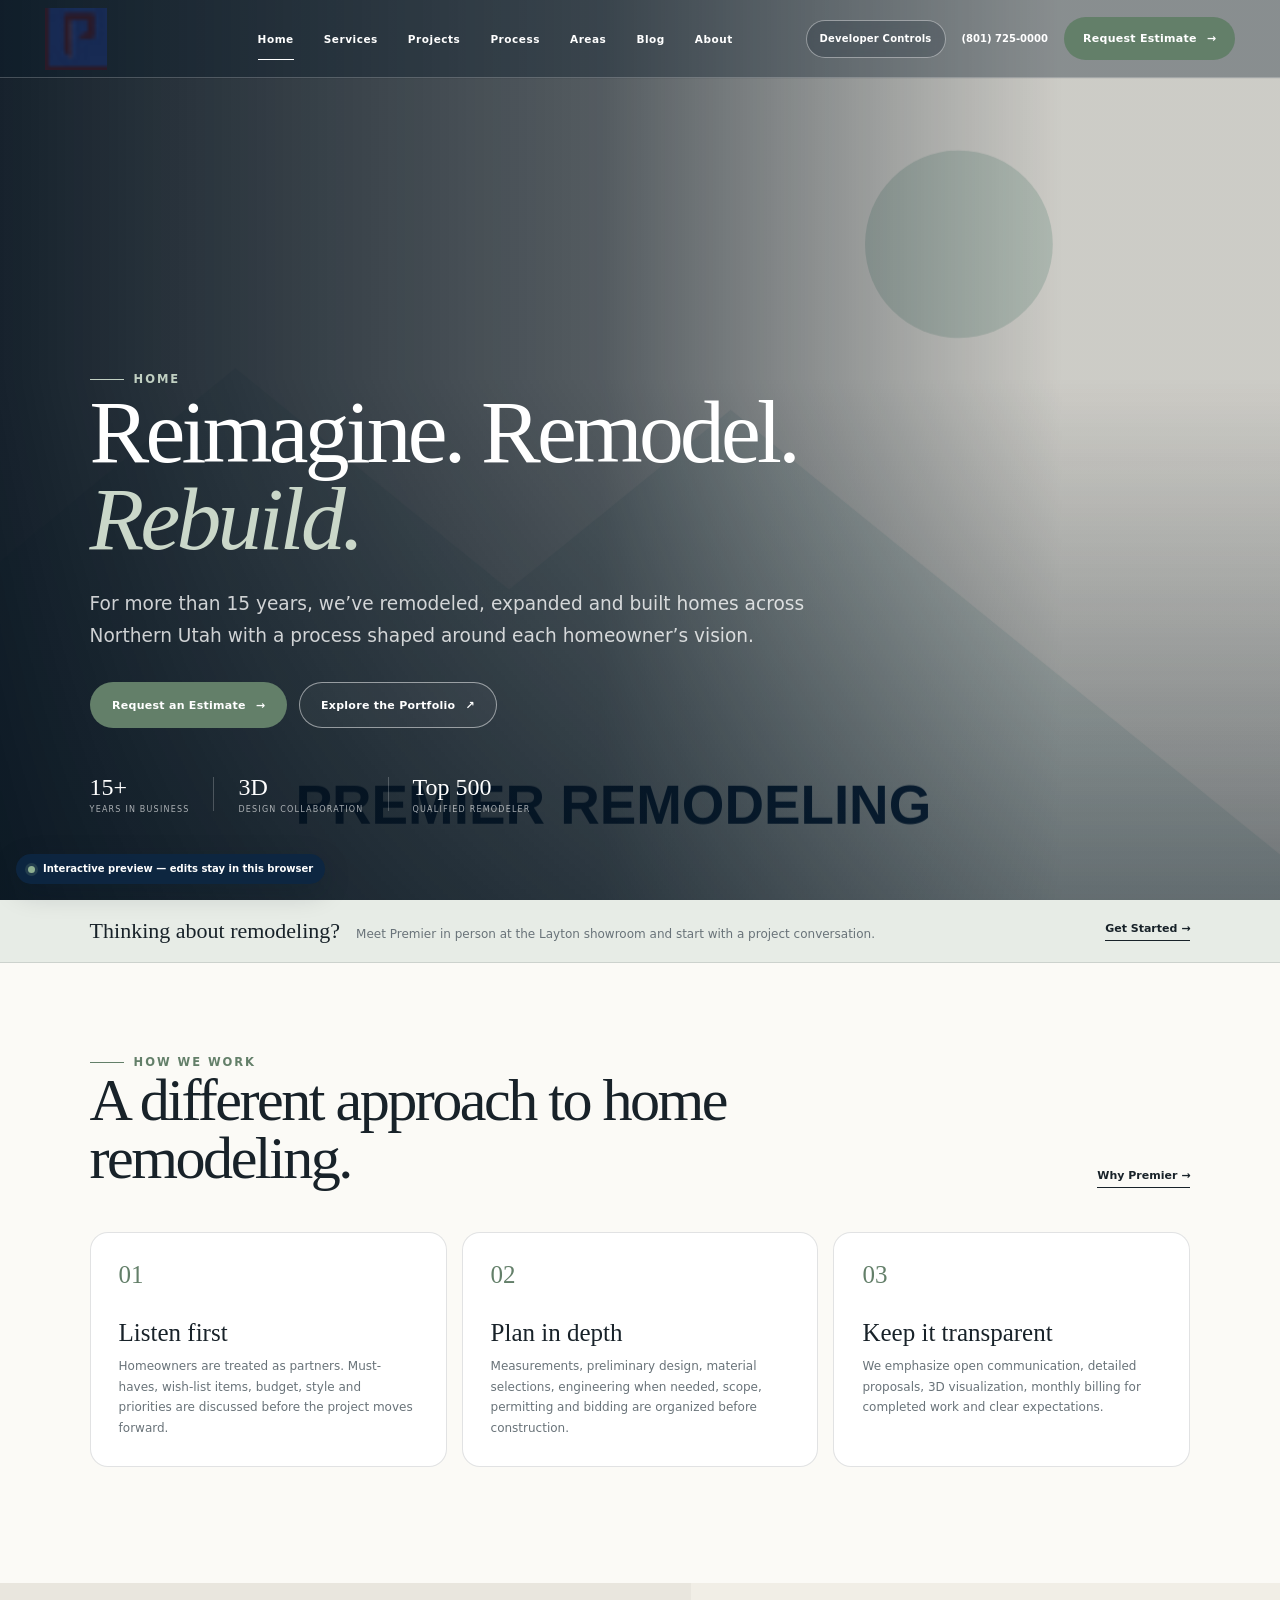
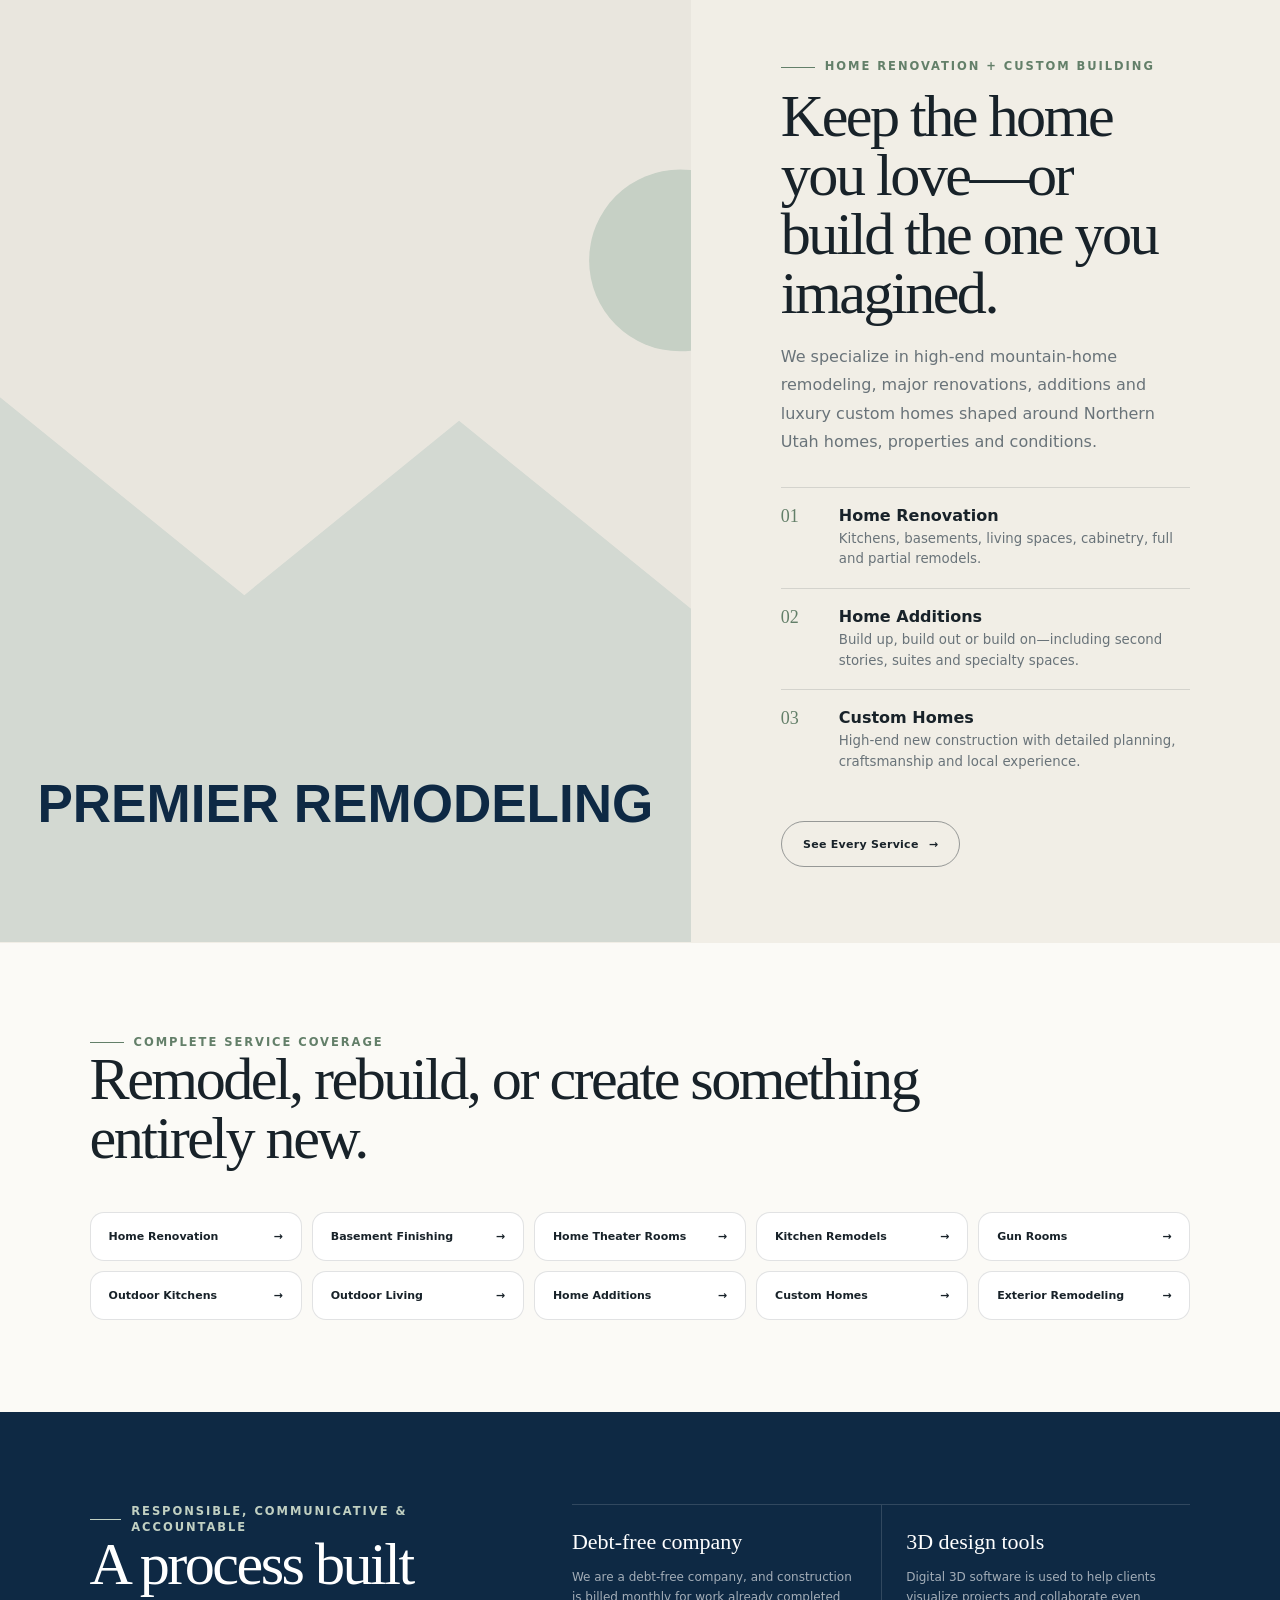
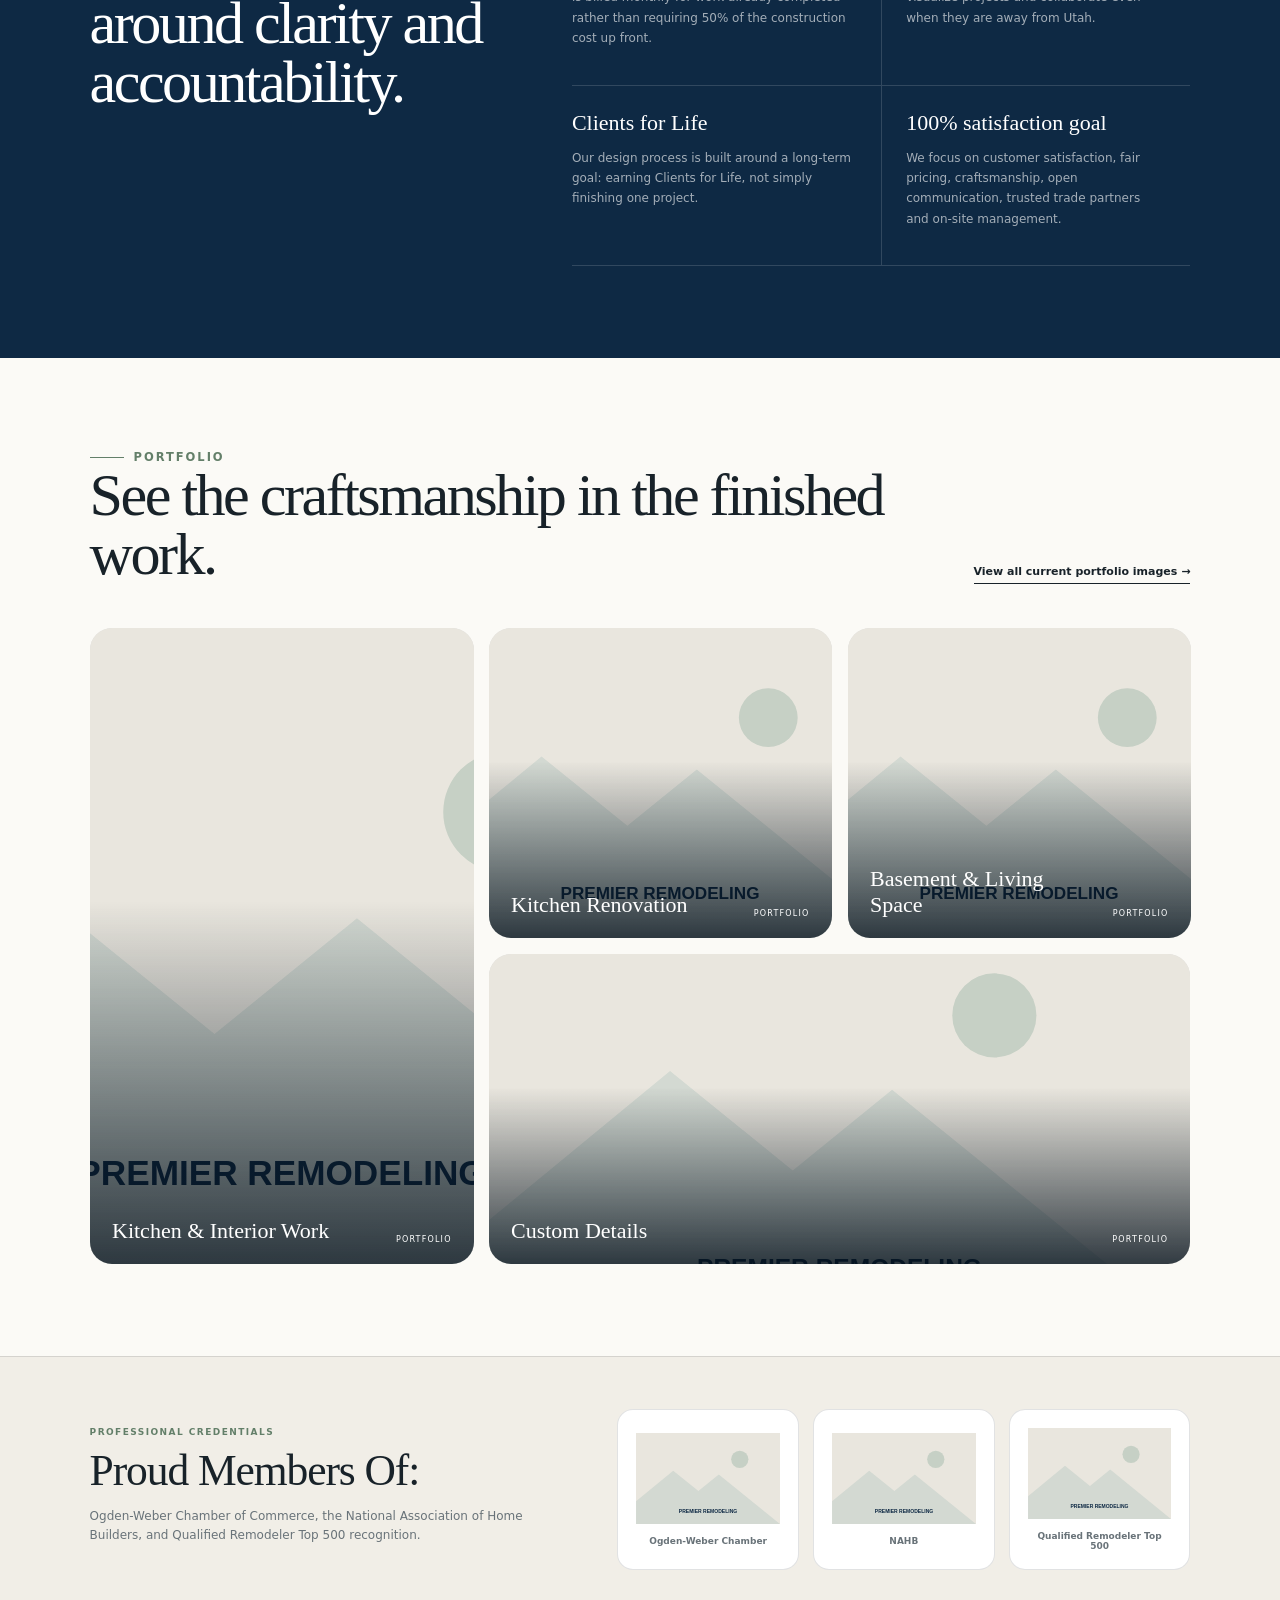
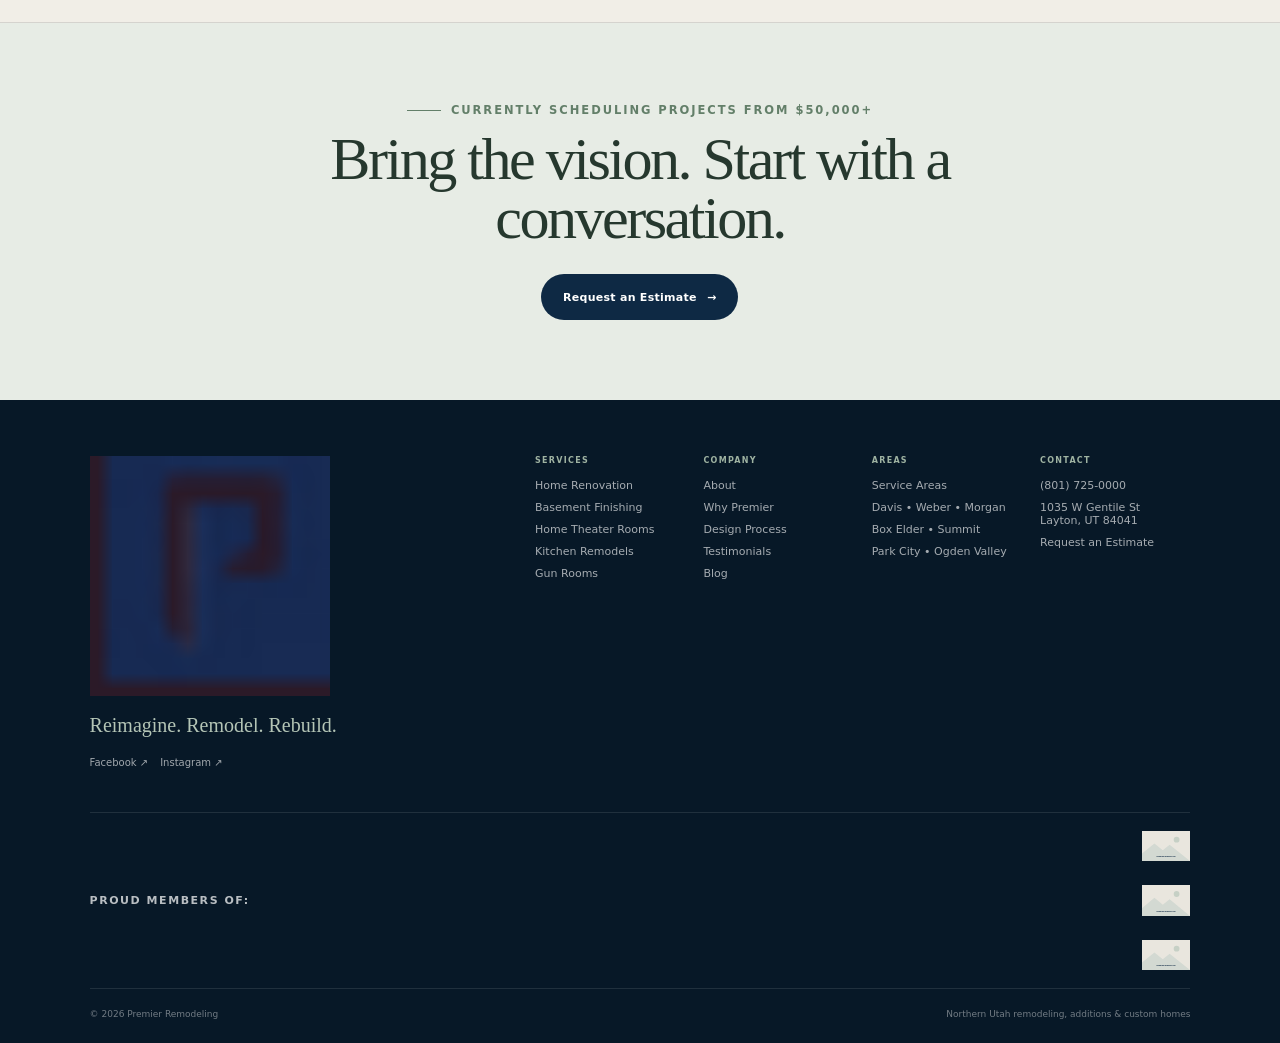
<file: index.html>
<!DOCTYPE html>

<html lang="en"><head><meta charset="utf-8"/><meta content="width=device-width,initial-scale=1" name="viewport"/><meta content="Premier Remodeling in Northern Utah." name="description"/><title>Premier Remodeling | Northern Utah Remodeling</title><link href="assets/premier-favicon.png?v=25-preview" rel="icon" type="image/png"/><link href="https://www.remodelbypremier.com" rel="preconnect"/><link href="assets/styles.css?v=25-preview" rel="stylesheet"/><link href="assets/theme.css?v=25-preview" rel="stylesheet"/><link as="image" href="https://www.remodelbypremier.com/wp-content/uploads/2019/03/Sayes-new-2.jpeg" rel="preload"/></head><body><div id="progress"></div><header class="site-header"><div class="header-inner">
<a aria-label="Premier Remodeling home" class="brand" href="index.html"><img alt="Premier Remodeling" src="https://www.remodelbypremier.com/wp-content/uploads/2019/03/Premier-Remodeling-Logo-Header-1.png"/></a>
<nav aria-label="Primary navigation" class="primary-nav"><a class="active" href="index.html">Home</a><a href="services.html">Services</a><a href="projects.html">Projects</a><a href="process.html">Process</a><a href="areas.html">Areas</a><a href="blog.html">Blog</a><a href="about.html">About</a></nav>
<div class="header-actions"><a class="preview-dev-btn" href="developer/index.html">Developer Controls</a><a class="header-phone" href="tel:8017250000">(801) 725-0000</a><a class="btn btn-primary" href="contact.html">Request Estimate <span class="btn-arrow">→</span></a><button aria-expanded="false" aria-label="Toggle navigation" class="menu-btn"><span></span><span></span><span></span></button></div>
<nav aria-label="Mobile navigation" class="mobile-nav"><a class="active" href="index.html">Home</a><a href="services.html">Services</a><a href="projects.html">Projects</a><a href="process.html">Process</a><a href="areas.html">Areas</a><a href="blog.html">Blog</a><a href="about.html">About</a><a href="why-premier.html">Why Premier</a><a href="reviews.html">Reviews</a><a href="faq.html">FAQ</a><a href="contact.html">Contact</a><a class="preview-dev-mobile" href="developer/index.html">Developer Controls</a></nav>
</div></header><main>
<section class="hero"><div class="hero-media"><img alt="Premier Remodeling project" data-admin-image="home-hero" decoding="async" fetchpriority="high" loading="eager" src="https://www.remodelbypremier.com/wp-content/uploads/2019/03/Sayes-new-2.jpeg"/></div><div class="hero-shade"></div><div class="hero-content reveal"><div class="kicker light">Home</div><h1 data-admin-text="home-headline">Reimagine. Remodel. <em>Rebuild.</em></h1><p data-admin-text="home-intro">For more than 15 years, we’ve remodeled, expanded and built homes across Northern Utah with a process shaped around each homeowner’s vision.</p><div class="hero-actions"><a class="btn btn-primary" href="contact.html">Request an Estimate <span class="btn-arrow">→</span></a><a class="btn btn-ghost" href="projects.html">Explore the Portfolio <span class="btn-arrow">↗</span></a></div><div class="metrics"><div class="metric"><strong>15+</strong><span>Years in business</span></div><div class="metric-rule"></div><div class="metric"><strong>3D</strong><span>Design collaboration</span></div><div class="metric-rule"></div><div class="metric"><strong>Top 500</strong><span>Qualified Remodeler</span></div></div></div></section>
<section class="announcement"><div><strong>Thinking about remodeling?</strong><span data-admin-text="home-announcement">Meet Premier in person at the Layton showroom and start with a project conversation.</span></div><a class="text-link" href="contact.html">Get Started →</a></section>
<section class="section"><div class="section-head reveal"><div><div class="kicker">How we work</div><h2 class="display">A different approach to home remodeling.</h2></div><a class="text-link" href="why-premier.html">Why Premier →</a></div><div class="value-grid">
<article class="value-card reveal"><span>01</span><h3>Listen first</h3><p>Homeowners are treated as partners. Must-haves, wish-list items, budget, style and priorities are discussed before the project moves forward.</p></article>
<article class="value-card reveal" data-delay="1"><span>02</span><h3>Plan in depth</h3><p>Measurements, preliminary design, material selections, engineering when needed, scope, permitting and bidding are organized before construction.</p></article>
<article class="value-card reveal" data-delay="2"><span>03</span><h3>Keep it transparent</h3><p>We emphasize open communication, detailed proposals, 3D visualization, monthly billing for completed work and clear expectations.</p></article>
</div></section>
<section class="feature"><div class="media-frame reveal"><img alt="Premier Remodeling project" decoding="async" loading="lazy" src="https://www.remodelbypremier.com/wp-content/uploads/2019/03/IMG_9448.jpg"/></div><div class="feature-copy reveal"><div class="kicker">Home renovation + custom building</div><h2 class="display">Keep the home you love—or build the one you imagined.</h2><p class="muted">We specialize in high-end mountain-home remodeling, major renovations, additions and luxury custom homes shaped around Northern Utah homes, properties and conditions.</p><div class="feature-list"><div><b>01</b><span><strong>Home Renovation</strong><small>Kitchens, basements, living spaces, cabinetry, full and partial remodels.</small></span></div><div><b>02</b><span><strong>Home Additions</strong><small>Build up, build out or build on—including second stories, suites and specialty spaces.</small></span></div><div><b>03</b><span><strong>Custom Homes</strong><small>High-end new construction with detailed planning, craftsmanship and local experience.</small></span></div></div><a class="btn btn-outline" href="services.html">See Every Service <span class="btn-arrow">→</span></a></div></section>
<section class="section"><div class="section-head reveal"><div><div class="kicker">Complete service coverage</div><h2 class="display">Remodel, rebuild, or create something entirely new.</h2></div></div><div class="service-chip-grid"><a class="service-chip reveal" href="services.html#renovation">Home Renovation<span>→</span></a><a class="service-chip reveal" href="services.html#basements">Basement Finishing<span>→</span></a><a class="service-chip reveal" href="services.html#theater">Home Theater Rooms<span>→</span></a><a class="service-chip reveal" href="services.html#kitchens">Kitchen Remodels<span>→</span></a><a class="service-chip reveal" href="services.html#gunrooms">Gun Rooms<span>→</span></a><a class="service-chip reveal" href="services.html#outdoor-kitchen">Outdoor Kitchens<span>→</span></a><a class="service-chip reveal" href="services.html#outdoor-living">Outdoor Living<span>→</span></a><a class="service-chip reveal" href="services.html#additions">Home Additions<span>→</span></a><a class="service-chip reveal" href="services.html#custom-homes">Custom Homes<span>→</span></a><a class="service-chip reveal" href="services.html#exterior">Exterior Remodeling<span>→</span></a></div></section>
<section class="trust-panel"><div class="section"><div class="trust-grid"><div class="reveal"><div class="kicker light">Responsible, communicative &amp; accountable</div><h2 class="display">A process built around clarity and accountability.</h2></div><div class="trust-points reveal"><div><strong>Debt-free company</strong><p>We are a debt-free company, and construction is billed monthly for work already completed rather than requiring 50% of the construction cost up front.</p></div><div><strong>3D design tools</strong><p>Digital 3D software is used to help clients visualize projects and collaborate even when they are away from Utah.</p></div><div><strong>Clients for Life</strong><p>Our design process is built around a long-term goal: earning Clients for Life, not simply finishing one project.</p></div><div><strong>100% satisfaction goal</strong><p>We focus on customer satisfaction, fair pricing, craftsmanship, open communication, trusted trade partners and on-site management.</p></div></div></div></div></section>
<section class="section"><div class="section-head reveal"><div><div class="kicker">Portfolio</div><h2 class="display">See the craftsmanship in the finished work.</h2></div><a class="text-link" href="projects.html">View all current portfolio images →</a></div><div class="project-grid"><a class="project-card large reveal" href="projects.html"><img alt="Premier Remodeling project" data-admin-image="home-project-1" decoding="async" loading="lazy" src="https://www.remodelbypremier.com/wp-content/uploads/2019/03/IMG_6712-2.jpg"/><span class="project-meta"><b>Kitchen &amp; Interior Work</b><small>Portfolio</small></span></a><a class="project-card reveal" href="projects.html"><img alt="Premier Remodeling project" data-admin-image="home-project-2" decoding="async" loading="lazy" src="https://www.remodelbypremier.com/wp-content/uploads/2019/03/IMG_6710.jpg"/><span class="project-meta"><b>Kitchen Renovation</b><small>Portfolio</small></span></a><a class="project-card reveal" href="projects.html"><img alt="Premier Remodeling project" data-admin-image="home-project-3" decoding="async" loading="lazy" src="https://www.remodelbypremier.com/wp-content/uploads/2019/03/Henderson-kitchen3.jpg"/><span class="project-meta"><b>Basement &amp; Living Space</b><small>Portfolio</small></span></a><a class="project-card wide reveal" href="projects.html"><img alt="Premier Remodeling project" data-admin-image="home-project-4" decoding="async" loading="lazy" src="https://www.remodelbypremier.com/wp-content/uploads/2019/03/IMG_6705-2.jpg"/><span class="project-meta"><b>Custom Details</b><small>Portfolio</small></span></a></div></section>
<section class="credentials-band"><div class="credentials-inner reveal">
<div class="credentials-copy"><span class="eyebrow">Professional credentials</span><strong>Proud Members Of:</strong><p>Ogden-Weber Chamber of Commerce, the National Association of Home Builders, and Qualified Remodeler Top 500 recognition.</p></div>
<div class="credential-logos">
<figure><img alt="Ogden-Weber Chamber of Commerce" decoding="async" loading="lazy" src="https://www.remodelbypremier.com/wp-content/uploads/2019/03/ogden-weber-utah-chamber-of-commerce-logo.png"/><figcaption>Ogden-Weber Chamber</figcaption></figure>
<figure><img alt="National Association of Home Builders" decoding="async" loading="lazy" src="https://www.remodelbypremier.com/wp-content/uploads/2019/03/nahb_logo.png"/><figcaption>NAHB</figcaption></figure>
<figure><img alt="Qualified Remodeler Top 500 2018" decoding="async" loading="lazy" src="https://www.remodelbypremier.com/wp-content/uploads/2019/04/top-500-remodelers-2018_opt.jpg"/><figcaption>Qualified Remodeler Top 500</figcaption></figure>
</div></div></section>
<section class="cta-band"><div class="reveal"><div class="kicker" style="justify-content:center">Currently scheduling projects from $50,000+</div><h2 class="display">Bring the vision. Start with a conversation.</h2><a class="btn btn-dark" href="contact.html">Request an Estimate <span class="btn-arrow">→</span></a></div></section>
</main><footer><div class="footer-grid"><div class="footer-brand"><img alt="Premier Remodeling" class="footer-official-logo" src="https://www.remodelbypremier.com/wp-content/uploads/2019/03/Premier-Remodeling-Footer-Logo-286x300.png"/><p>Reimagine. Remodel. Rebuild.</p><div class="social-links"><a href="https://www.facebook.com/premierremodel/" rel="noopener" target="_blank">Facebook ↗</a><a href="https://www.instagram.com/premierremodeling/" rel="noopener" target="_blank">Instagram ↗</a></div></div><div class="footer-links">
<div><strong>Services</strong><a href="services.html#renovation">Home Renovation</a><a href="services.html#basements">Basement Finishing</a><a href="services.html#theater">Home Theater Rooms</a><a href="services.html#kitchens">Kitchen Remodels</a><a href="services.html#gunrooms">Gun Rooms</a></div>
<div><strong>Company</strong><a href="about.html">About</a><a href="why-premier.html">Why Premier</a><a href="process.html">Design Process</a><a href="reviews.html">Testimonials</a><a href="blog.html">Blog</a></div>
<div><strong>Areas</strong><a href="areas.html">Service Areas</a><span>Davis • Weber • Morgan</span><span>Box Elder • Summit</span><span>Park City • Ogden Valley</span></div>
<div><strong>Contact</strong><a href="tel:8017250000">(801) 725-0000</a><span>1035 W Gentile St<br/>Layton, UT 84041</span><a href="contact.html">Request an Estimate</a></div>
</div></div><div class="footer-credentials"><strong>Proud Members Of:</strong><div class="footer-member-logos"><img alt="Ogden-Weber Chamber of Commerce" decoding="async" loading="lazy" src="https://www.remodelbypremier.com/wp-content/uploads/2019/03/ogden-weber-utah-chamber-of-commerce-logo.png"/><img alt="National Association of Home Builders" decoding="async" loading="lazy" src="https://www.remodelbypremier.com/wp-content/uploads/2019/03/nahb_logo.png"/><img alt="Qualified Remodeler Top 500 2018" decoding="async" loading="lazy" src="https://www.remodelbypremier.com/wp-content/uploads/2019/04/top-500-remodelers-2018_opt.jpg"/></div></div><div class="footer-bottom"><span>© 2026 Premier Remodeling</span><span>Northern Utah remodeling, additions &amp; custom homes</span></div></footer><script src="assets/config.js?v=25-preview"></script><script src="assets/preview-runtime.js?v=25"></script><script src="assets/site.js?v=25-preview"></script></body></html>
</file>
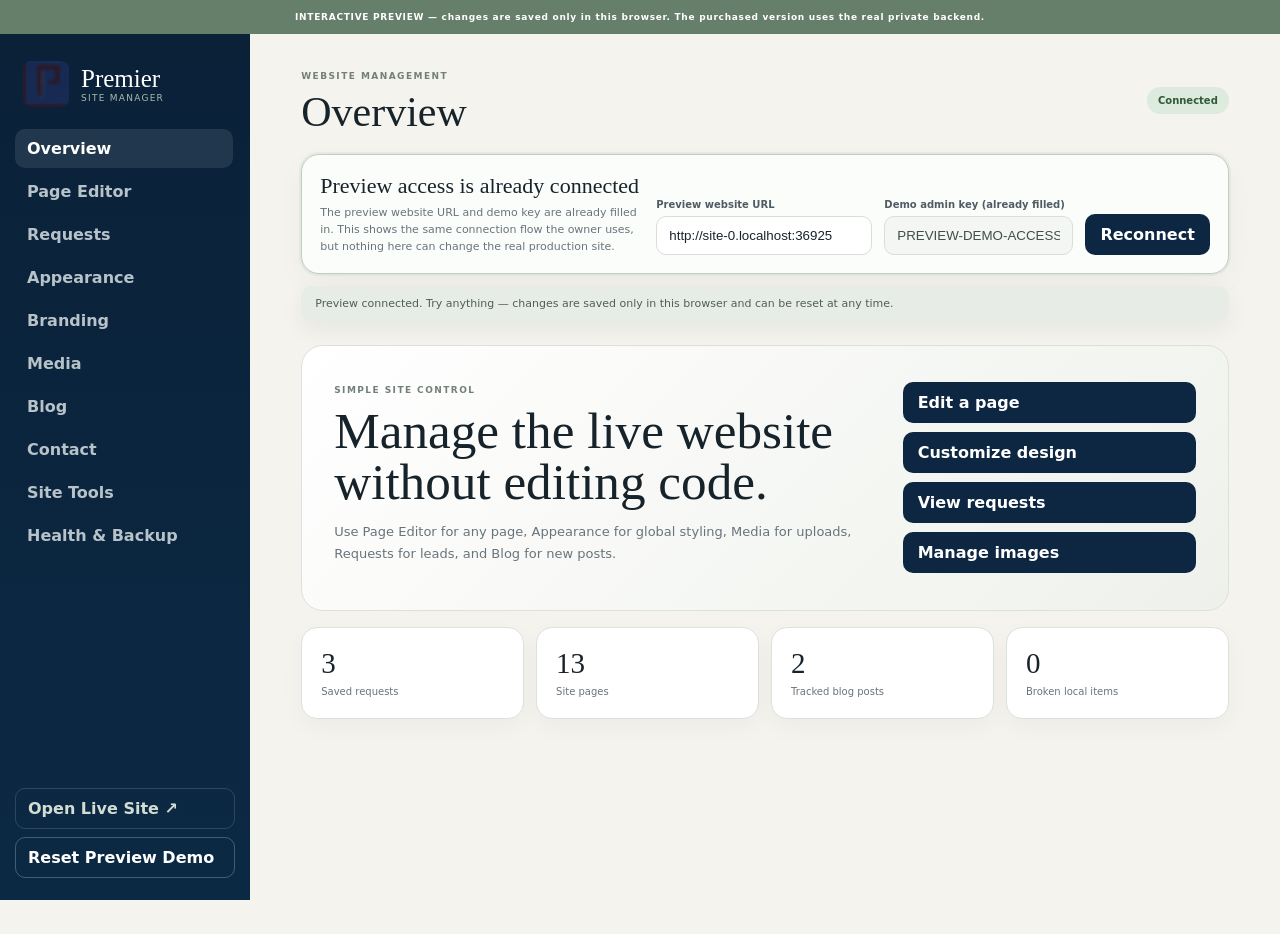
<file: developer/index.html>
<!DOCTYPE html>

<html lang="en"><head><meta charset="utf-8"/><meta content="width=device-width,initial-scale=1" name="viewport"/><title>Premier Site Manager — Interactive Preview</title><link href="premier-favicon.png" rel="icon" type="image/png"/><link href="admin.css?v=27" rel="stylesheet"/></head>
<body><div class="preview-manager-banner">INTERACTIVE PREVIEW — changes are saved only in this browser. The purchased version uses the real private backend.</div><div class="shell">
<aside class="sidebar" id="managerSidebar">
<div class="brand-row"><img alt="Premier" src="premier-favicon.png"/><div><strong>Premier</strong><span>Site Manager</span></div><button class="manager-menu-toggle" id="managerMenuToggle" type="button" aria-expanded="false" aria-controls="managerSidebarMenu" aria-label="Open management menu"><span class="menu-label">Menu</span><span class="menu-icon" aria-hidden="true"><i></i><i></i><i></i></span></button></div>
<div class="sidebar-menu" id="managerSidebarMenu">
<nav>
<button class="active" data-view="dashboard">Overview</button>
<button data-view="pages">Page Editor</button>
<button data-view="requests">Requests</button>
<button data-view="appearance">Appearance</button><button data-view="branding">Branding</button>
<button data-view="media">Media</button>
<button data-view="blog">Blog</button>
<button data-view="contact">Contact</button>
<button data-view="tools">Site Tools</button>
<button data-view="health">Health &amp; Backup</button>
</nav>
<div class="sidebar-footer-actions"><button class="site-link" id="openSite">Open Live Site ↗</button><button class="site-link reset-demo" id="resetDemo">Reset Preview Demo</button></div>
</div>
</aside>
<main class="workspace">
<header class="topbar"><div><span class="eyebrow">Website management</span><h1 id="viewTitle">Overview</h1></div><span class="connection-pill" id="connectionPill">Not connected</span></header>
<section class="connection-card" id="connectionCard"><div class="connection-intro"><strong>Preview access is already connected</strong><p>The preview website URL and demo key are already filled in. This shows the same connection flow the owner uses, but nothing here can change the real production site.</p></div><label>Preview website URL<input id="apiBase" placeholder="https://www.example.com"/></label><label>Demo admin key (already filled)<input id="adminKey" placeholder="Paste admin key" type="password"/></label><button class="primary" id="connectBtn">Reconnect Preview</button></section>
<div class="status" id="status">Enter the website URL and admin key, then connect.</div>
<section class="view active" id="dashboardView"><div class="hero-panel"><div><span class="eyebrow">Simple site control</span><h2>Manage the live website without editing code.</h2><p>Use Page Editor for any page, Appearance for global styling, Media for uploads, Requests for leads, and Blog for new posts.</p></div><div class="quick-actions"><button data-jump="pages">Edit a page</button><button data-jump="appearance">Customize design</button><button data-jump="requests">View requests</button><button data-jump="media">Manage images</button></div></div><div class="stats" id="dashboardStats"></div></section>
<section class="view" id="pagesView"><div class="view-head"><div><h2>Page Editor</h2><p>Edit the useful content on any public page without touching code. Header/footer branding is managed under Branding.</p></div><div class="head-actions"><span class="save-state" id="pageSaveState">No page loaded</span><button id="previewPage">Preview</button><button class="primary" id="savePage">Save Page</button></div></div>
<div class="panel page-toolbar"><label>Page<select id="pageSelect"></select></label><button id="loadPage">Load Page</button><span class="save-note">A backup is created automatically before every save.</span></div>
<div class="empty-state" id="pageEditorEmpty">Choose a page, then click <strong>Load Page</strong>.</div>
<div class="page-editor" hidden="" id="pageEditor">
<div class="editor-section"><div class="section-title"><h3>Page settings</h3><p>Browser title and search description.</p></div><div class="editor-grid" id="seoFields"></div></div>
<div class="editor-section"><div class="section-title"><h3>Text &amp; buttons</h3><p>Main-page content only, so repeated navigation/footer items do not clutter the editor.</p></div><div class="editor-grid" id="textFields"></div></div>
<div class="editor-section"><div class="section-title"><h3>Images</h3><p>Change page photos here. Use Branding for the site-wide header/footer logos and tab icon.</p></div><div class="editor-grid" id="imageFields"></div></div>
<div class="editor-section"><div class="section-title"><h3>Form fields</h3><p>Edit labels, placeholders, and dropdown choices.</p></div><div class="editor-grid" id="formFields"></div></div>
<div class="page-save-bar" hidden="" id="pageSaveBar"><span>You have unsaved changes.</span><button class="primary" id="savePageBottom" type="button">Save Page</button></div><details class="advanced panel"><summary>Advanced HTML — only if needed</summary><p>Edit the complete page source. Use this only if the normal editor does not expose something you need.</p><textarea id="rawSource" rows="24" spellcheck="false"></textarea><button class="primary" id="saveRawPage">Save Advanced HTML</button></details>
</div>
</section>
<section class="view" id="requestsView"><div class="view-head"><div><h2>Project requests</h2><p>Keep new leads organized from first message through completion.</p></div><button id="refreshRequests">Refresh</button></div>
<div class="request-toolbar panel"><div aria-label="Request status filters" class="request-tabs" id="requestTabs" role="tablist"><button class="active" data-request-filter="all">All <span id="requestCountAll">0</span></button><button data-request-filter="new">New <span id="requestCountNew">0</span></button><button data-request-filter="contacted">Contacted <span id="requestCountContacted">0</span></button><button data-request-filter="finished">Finished <span id="requestCountFinished">0</span></button></div><div class="request-controls"><label>Search<input id="requestSearch" placeholder="Name, email, phone, address…" type="search"/></label><label>Sort<select id="requestSort"><option value="newest">Newest first</option><option value="oldest">Oldest first</option></select></label></div><p class="request-toolbar-note">New inquiries appear under <strong>New</strong>. Move them to <strong>Contacted</strong> after you respond, then <strong>Finished</strong> when the job or lead is complete.</p></div>
<div class="request-list" id="requestsList"></div></section>
<section class="view" id="appearanceView"><div class="view-head"><div><h2>Appearance</h2><p>Safe global design controls that apply across the website.</p></div></div><form class="panel form-grid" id="appearanceForm">
<label>Primary navy<input name="navy" type="color"/></label><label>Accent green<input name="sage" type="color"/></label><label>Page background<input name="paper" type="color"/></label><label>Main text<input name="ink" type="color"/></label><label>Cream sections<input name="cream" type="color"/></label><label>Scrolled header<input name="headerScrolled" type="color"/></label>
<label class="full">Homepage header tint <span id="tintValue"></span><input max="0.75" min="0.05" name="headerTint" step="0.01" type="range"/></label>
<label>Button roundness <span id="buttonRadiusValue"></span><input max="999" min="6" name="buttonRadius" step="1" type="range"/></label><label>Image/card roundness <span id="imageRadiusValue"></span><input max="36" min="0" name="imageRadius" step="1" type="range"/></label>
<label>Section spacing <span id="sectionSpacingValue"></span><input max="120" min="56" name="sectionSpacing" step="2" type="range"/></label><label>Header logo size <span id="logoSizeValue"></span><input max="76" min="44" name="logoSize" step="1" type="range"/></label>
<div class="header-preview full"><span>Logo</span><span>Home   Services   Projects</span><b>Request Estimate</b></div><button class="primary" type="submit">Save Appearance</button></form></section>
<section class="view" id="brandingView">
<div class="view-head"><div><h2>Branding</h2><p>Change the exact logos and browser icon without editing HTML.</p></div></div>
<form class="branding-grid" id="brandingForm">
<article class="brand-control panel">
<div class="brand-preview light"><img alt="Header logo preview" id="headerLogoPreview"/></div>
<div><h3>Header logo</h3><p>The logo at the far left of the navigation bar.</p></div>
<label>Image URL<input name="headerLogo" required="" type="text"/></label>
<label class="upload-button small">Upload replacement<input accept="image/*" id="headerLogoUpload" type="file"/></label>
</article>
<article class="brand-control panel">
<div class="brand-preview dark"><img alt="Footer logo preview" id="footerLogoPreview"/></div>
<div><h3>Footer logo</h3><p>The larger company logo at the bottom of every page.</p></div>
<label>Image URL<input name="footerLogo" required="" type="text"/></label>
<label class="upload-button small">Upload replacement<input accept="image/*" id="footerLogoUpload" type="file"/></label>
</article>
<article class="brand-control panel">
<div class="icon-preview"><img alt="Browser icon preview" id="faviconPreview"/></div>
<div><h3>Browser / tab icon</h3><p>Use a simple square mark with no tiny wording. PNG works best.</p></div>
<label>Image URL<input name="favicon" required=""/></label>
<label class="upload-button small">Upload replacement<input accept="image/png,image/webp,image/x-icon,image/svg+xml" id="faviconUpload" type="file"/></label>
</article>
<div class="brand-actions"><button class="primary" type="submit">Save Branding</button><button id="restoreBranding" type="button">Restore Premier Logos</button></div>
<p class="helper-note">In this GitHub preview, branding changes are browser-only. The purchased version saves them to the real website.</p>
</form>
</section><section class="view" id="mediaView"><div class="view-head"><div><h2>Media Library</h2><p>Upload reusable website images and copy their URLs.</p></div><label class="upload-button">Upload image<input accept="image/*" id="mediaUpload" type="file"/></label></div><div class="media-grid" id="mediaGrid"></div></section>
<section class="view" id="blogView"><div class="view-head"><div><h2>Blog</h2><p>Create project-journal posts without editing HTML.</p></div></div><form class="panel form-grid" id="blogForm"><label>Post title<input name="title" required=""/></label><label>Category<input name="category" value="Project Journal"/></label><label class="full">Summary<textarea name="summary" required="" rows="3"></textarea></label><label>Cover image URL<input name="imageUrl" placeholder="/assets/uploads/photo.webp" required=""/></label><label>Image description<input name="imageAlt" required=""/></label><label class="full upload-field">Or upload a cover image<input accept="image/*" id="blogUpload" type="file"/></label><label class="full">Post text<textarea name="content" placeholder="Separate paragraphs with a blank line." required="" rows="8"></textarea></label><button class="primary" type="submit">Publish Blog Post</button></form><div class="post-list" id="blogList"></div></section>
<section class="view" id="contactView"><div class="view-head"><div><h2>Contact routing</h2><p>New inquiries are saved in the built-in Requests inbox by default.</p></div></div><form class="panel form-grid" id="settingsForm"><label>Fallback business email<input name="businessEmail" placeholder="projects@company.com" type="email"/><small>Optional. Used to open the visitor's email app only if the online inbox cannot be reached.</small></label><label>External CRM / form endpoint<input name="contactEndpoint" placeholder="https://..."/><small>Leave blank unless the company already uses an outside form/CRM service.</small></label><label class="check full"><input checked="" name="useBuiltIn" type="checkbox"/><span>Use the built-in Requests inbox (recommended)</span></label><div class="brand-actions"><button class="primary" type="submit">Save Contact Settings</button><button id="testContactSetup" type="button">Test Inquiry Setup</button></div><p class="helper-note full" id="contactSetupNote">The built-in inbox stores submissions under Requests. It does not send email notifications by itself.</p></form></section>
<section class="view" id="toolsView"><div class="view-head"><div><h2>Site Tools</h2><p>Useful site-wide changes. A page backup is made before replacements.</p></div></div><form class="panel form-grid" id="replaceForm"><label>Find this text<input name="find" required=""/></label><label>Replace it with<input name="replace"/></label><label class="check full"><input name="caseSensitive" type="checkbox"/><span>Match capitalization exactly</span></label><button class="primary" type="submit">Replace Across All Pages</button></form></section>
<section class="view" id="healthView"><div class="view-head"><div><h2>Health &amp; backup</h2><p>Check the live site and download a portable settings/request backup.</p></div><div class="head-actions"><button id="refreshHealth">Run Check</button><button id="downloadBackup">Download Settings Backup</button></div></div><div class="stats" id="healthGrid"></div><div class="panel health-note"><strong>Preview mode</strong><p>Health statistics are simulated for this static GitHub preview. The purchased version runs these checks against the real Node website and stored data.</p></div></section>
</main></div><script src="preview-api.js?v=26"></script><script src="admin.js?v=27-preview"></script><script src="preview-admin.js?v=27"></script></body></html>
</file>
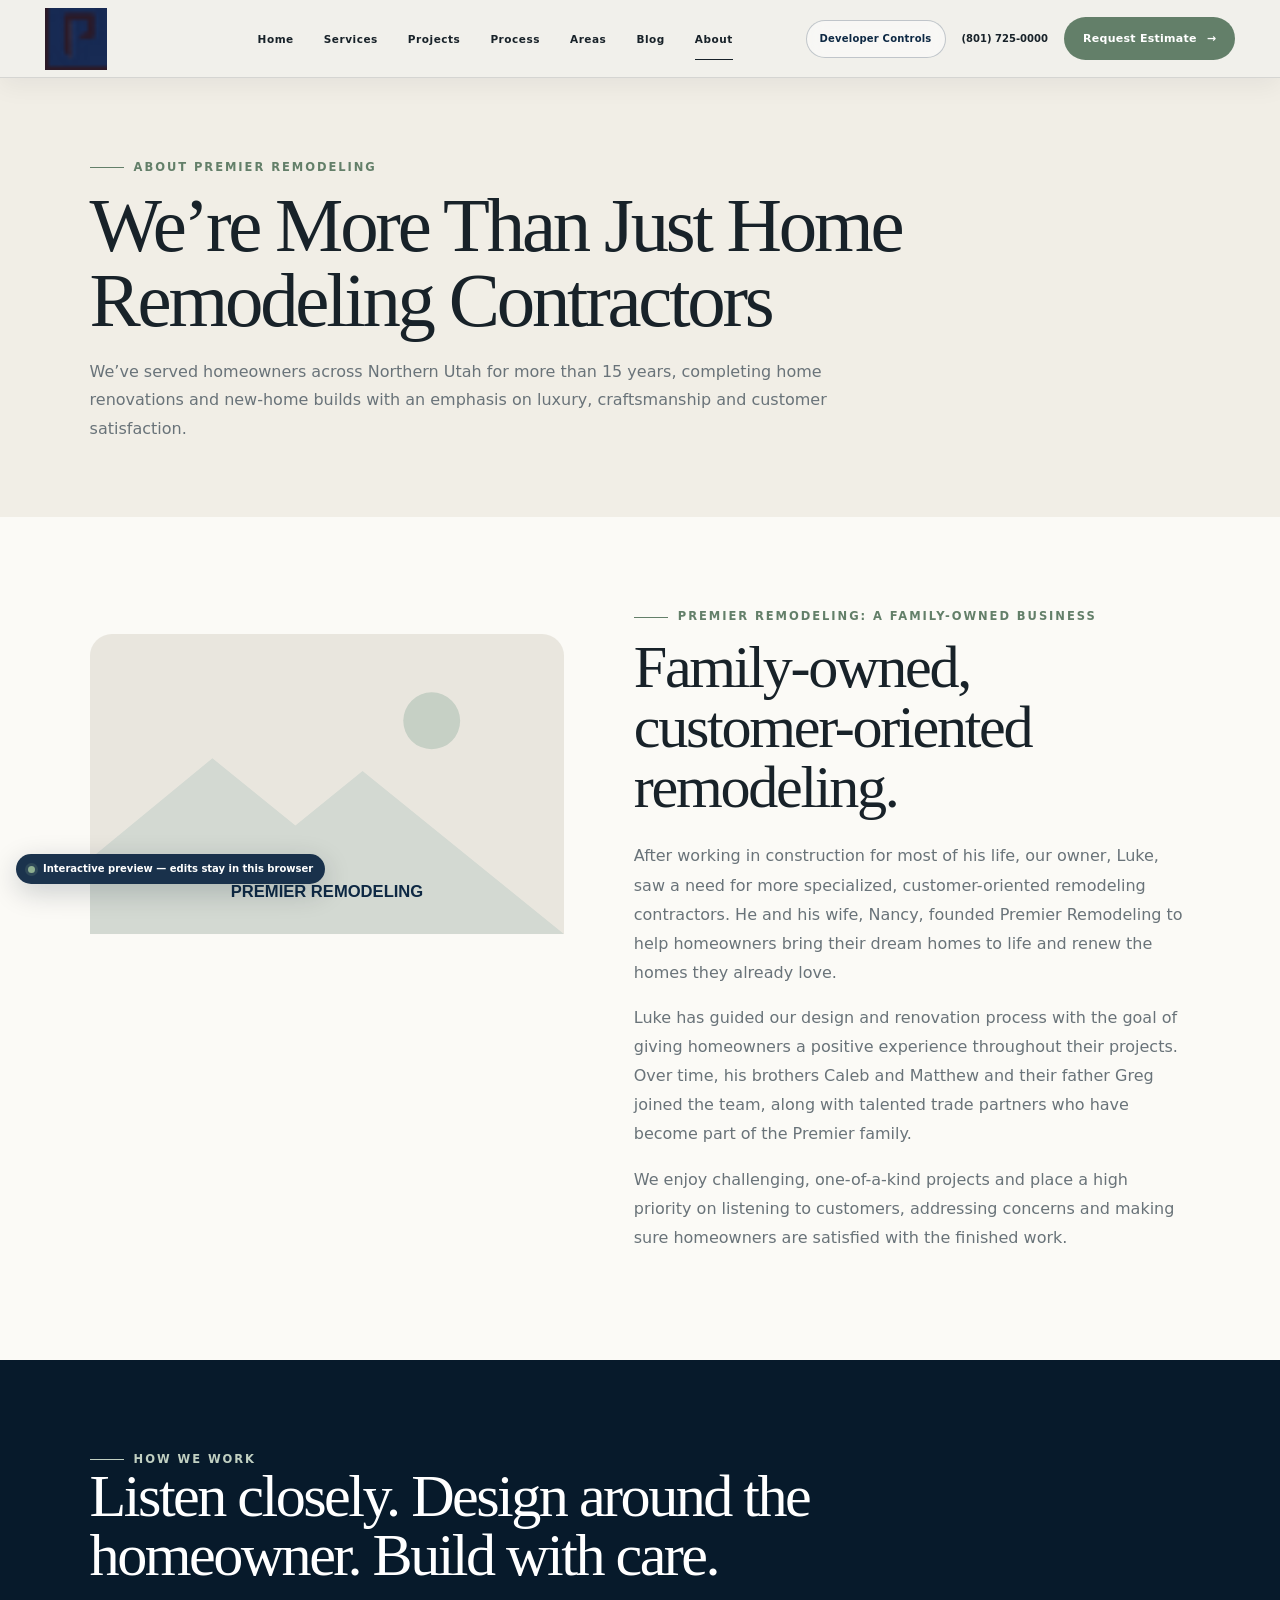
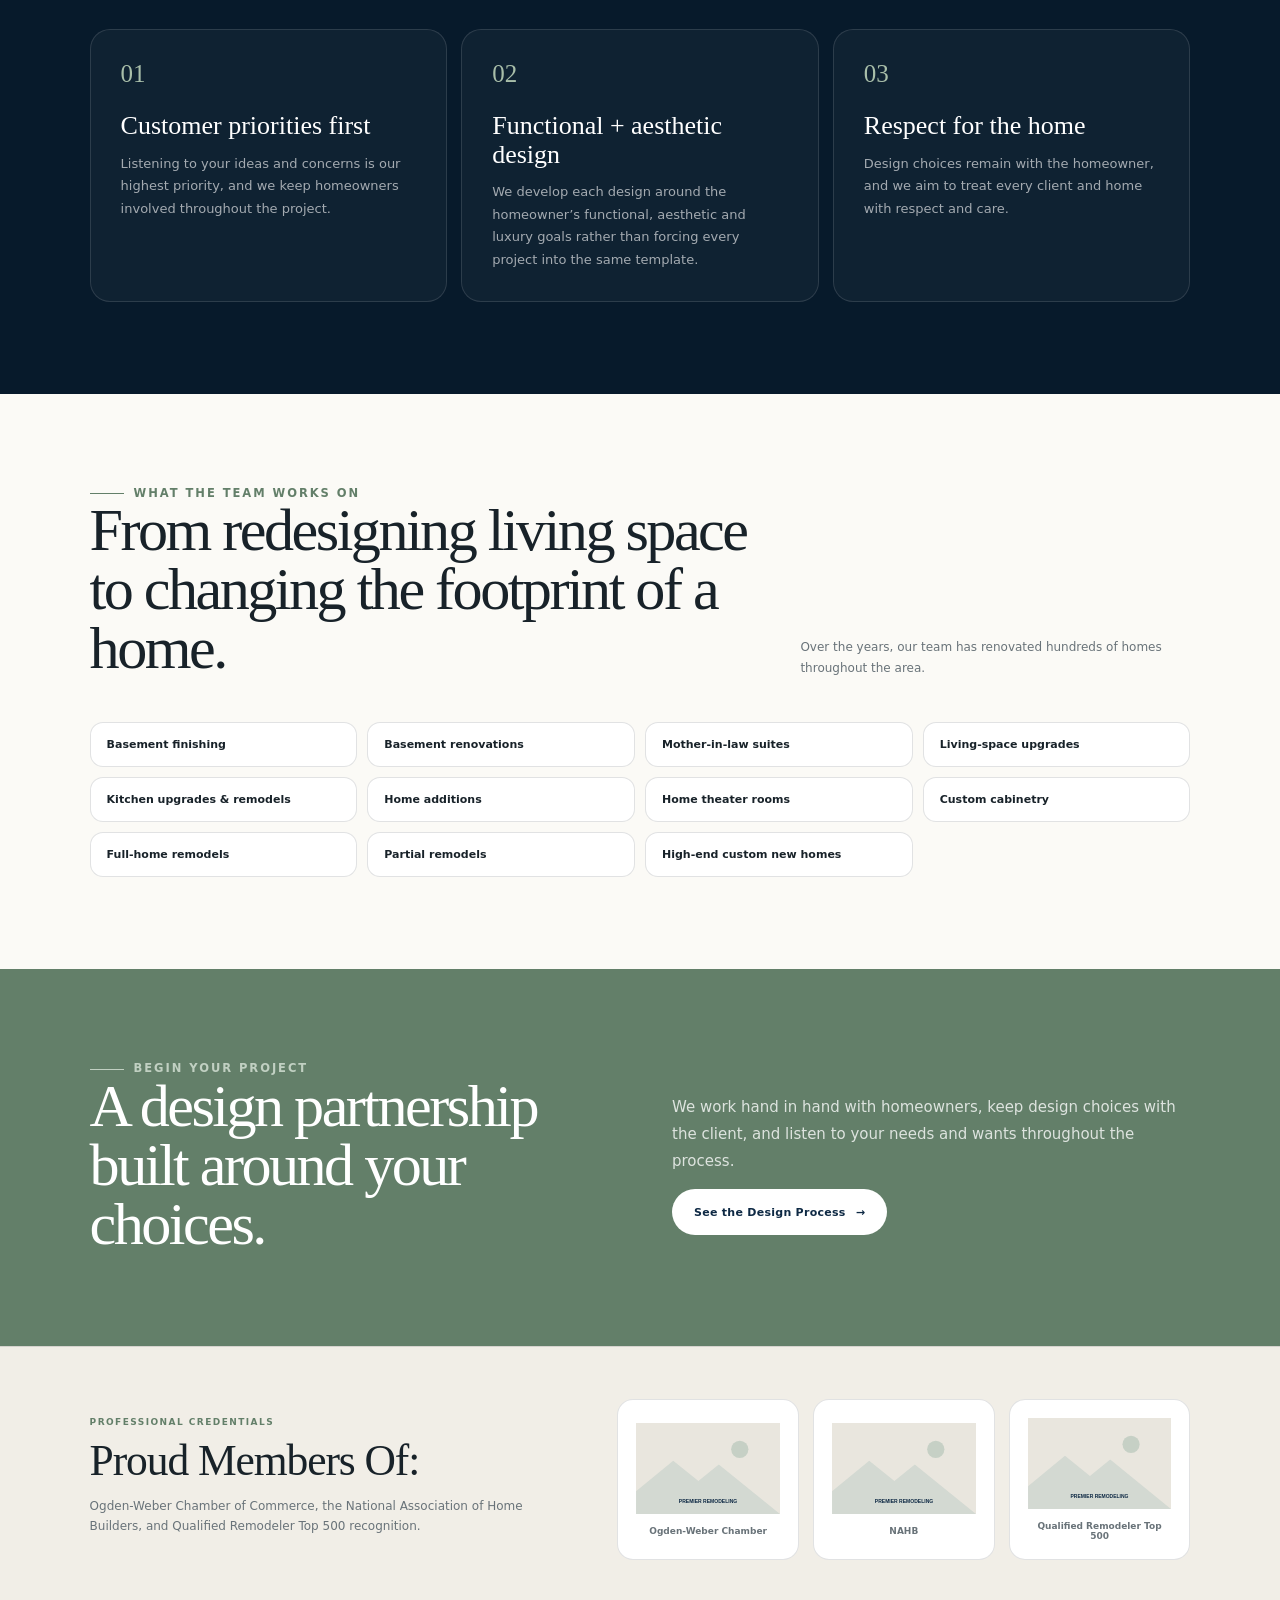
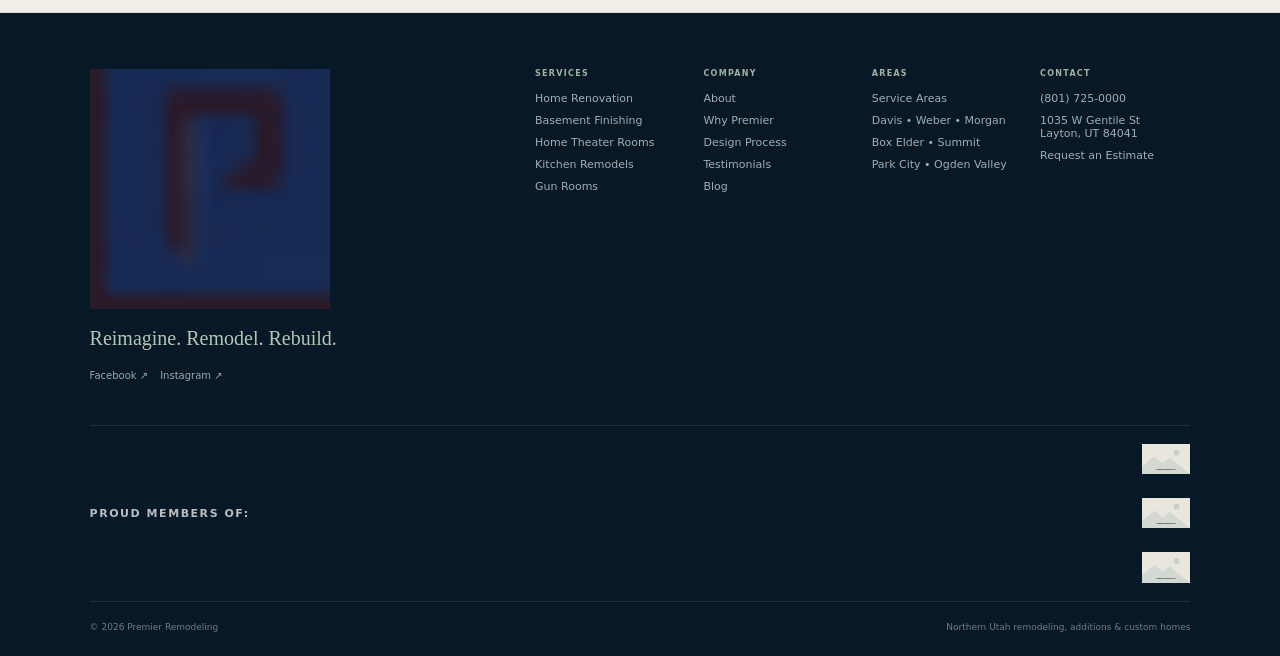
<file: about.html>
<!DOCTYPE html>

<html lang="en"><head><meta charset="utf-8"/><meta content="width=device-width,initial-scale=1" name="viewport"/><meta content="Premier Remodeling in Northern Utah." name="description"/><title>About | Premier Remodeling</title><link href="assets/premier-favicon.png?v=25-preview" rel="icon" type="image/png"/><link href="https://www.remodelbypremier.com" rel="preconnect"/><link href="assets/styles.css?v=25-preview" rel="stylesheet"/><link href="assets/theme.css?v=25-preview" rel="stylesheet"/></head><body><div id="progress"></div><header class="site-header inner"><div class="header-inner">
<a aria-label="Premier Remodeling home" class="brand" href="index.html"><img alt="Premier Remodeling" src="https://www.remodelbypremier.com/wp-content/uploads/2019/03/Premier-Remodeling-Logo-Header-1.png"/></a>
<nav aria-label="Primary navigation" class="primary-nav"><a href="index.html">Home</a><a href="services.html">Services</a><a href="projects.html">Projects</a><a href="process.html">Process</a><a href="areas.html">Areas</a><a href="blog.html">Blog</a><a class="active" href="about.html">About</a></nav>
<div class="header-actions"><a class="preview-dev-btn" href="developer/index.html">Developer Controls</a><a class="header-phone" href="tel:8017250000">(801) 725-0000</a><a class="btn btn-primary" href="contact.html">Request Estimate <span class="btn-arrow">→</span></a><button aria-expanded="false" aria-label="Toggle navigation" class="menu-btn"><span></span><span></span><span></span></button></div>
<nav aria-label="Mobile navigation" class="mobile-nav"><a href="index.html">Home</a><a href="services.html">Services</a><a href="projects.html">Projects</a><a href="process.html">Process</a><a href="areas.html">Areas</a><a href="blog.html">Blog</a><a class="active" href="about.html">About</a><a href="why-premier.html">Why Premier</a><a href="reviews.html">Reviews</a><a href="faq.html">FAQ</a><a href="contact.html">Contact</a><a class="preview-dev-mobile" href="developer/index.html">Developer Controls</a></nav>
</div></header><main>
<section class="page-hero">
<div class="wrap reveal">
<div class="kicker">About Premier Remodeling</div>
<h1>We’re More Than Just Home Remodeling Contractors</h1>
<p>We’ve served homeowners across Northern Utah for more than 15 years, completing home renovations and new-home builds with an emphasis on luxury, craftsmanship and customer satisfaction.</p>
</div>
</section>
<section class="section about-overview-section">
<div class="about-intro">
<div class="history-photo reveal"><img alt="Premier Remodeling project" decoding="async" loading="lazy" src="https://www.remodelbypremier.com/wp-content/uploads/2019/03/IMG_2044.jpg"/></div>
<div class="about-copy reveal">
<div class="kicker">Premier Remodeling: A Family-Owned Business</div>
<h2>Family-owned, customer-oriented remodeling.</h2>
<p>After working in construction for most of his life, our owner, Luke, saw a need for more specialized, customer-oriented remodeling contractors. He and his wife, Nancy, founded Premier Remodeling to help homeowners bring their dream homes to life and renew the homes they already love.</p>
<p>Luke has guided our design and renovation process with the goal of giving homeowners a positive experience throughout their projects. Over time, his brothers Caleb and Matthew and their father Greg joined the team, along with talented trade partners who have become part of the Premier family.</p>
<p>We enjoy challenging, one-of-a-kind projects and place a high priority on listening to customers, addressing concerns and making sure homeowners are satisfied with the finished work.</p>
</div>
</div>
</section>
<section class="about-values-band">
<div class="section">
<div class="section-head reveal">
<div><div class="kicker light">How we work</div><h2 class="display">Listen closely. Design around the homeowner. Build with care.</h2></div>
</div>
<div class="about-value-grid">
<article class="about-value reveal"><span>01</span><h3>Customer priorities first</h3><p>Listening to your ideas and concerns is our highest priority, and we keep homeowners involved throughout the project.</p></article>
<article class="about-value reveal"><span>02</span><h3>Functional + aesthetic design</h3><p>We develop each design around the homeowner’s functional, aesthetic and luxury goals rather than forcing every project into the same template.</p></article>
<article class="about-value reveal"><span>03</span><h3>Respect for the home</h3><p>Design choices remain with the homeowner, and we aim to treat every client and home with respect and care.</p></article>
</div>
</div>
</section>
<section class="section">
<div class="section-head reveal">
<div><div class="kicker">What the team works on</div><h2 class="display">From redesigning living space to changing the footprint of a home.</h2></div>
<p class="section-note">Over the years, our team has renovated hundreds of homes throughout the area.</p>
</div>
<div class="detail-grid">
<div class="detail-pill reveal">Basement finishing</div><div class="detail-pill reveal">Basement renovations</div><div class="detail-pill reveal">Mother-in-law suites</div><div class="detail-pill reveal">Living-space upgrades</div><div class="detail-pill reveal">Kitchen upgrades &amp; remodels</div><div class="detail-pill reveal">Home additions</div><div class="detail-pill reveal">Home theater rooms</div><div class="detail-pill reveal">Custom cabinetry</div><div class="detail-pill reveal">Full-home remodels</div><div class="detail-pill reveal">Partial remodels</div><div class="detail-pill reveal">High-end custom new homes</div>
</div>
</section>
<section class="about-partner-cta">
<div class="section two-col">
<div class="reveal"><div class="kicker light">Begin your project</div><h2 class="display">A design partnership built around your choices.</h2></div>
<div class="reveal"><p>We work hand in hand with homeowners, keep design choices with the client, and listen to your needs and wants throughout the process.</p><a class="btn btn-light" href="process.html">See the Design Process <span class="btn-arrow">→</span></a></div>
</div>
</section>
<section class="credentials-band"><div class="credentials-inner reveal">
<div class="credentials-copy"><span class="eyebrow">Professional credentials</span><strong>Proud Members Of:</strong><p>Ogden-Weber Chamber of Commerce, the National Association of Home Builders, and Qualified Remodeler Top 500 recognition.</p></div>
<div class="credential-logos">
<figure><img alt="Ogden-Weber Chamber of Commerce" decoding="async" loading="lazy" src="https://www.remodelbypremier.com/wp-content/uploads/2019/03/ogden-weber-utah-chamber-of-commerce-logo.png"/><figcaption>Ogden-Weber Chamber</figcaption></figure>
<figure><img alt="National Association of Home Builders" decoding="async" loading="lazy" src="https://www.remodelbypremier.com/wp-content/uploads/2019/03/nahb_logo.png"/><figcaption>NAHB</figcaption></figure>
<figure><img alt="Qualified Remodeler Top 500 2018" decoding="async" loading="lazy" src="https://www.remodelbypremier.com/wp-content/uploads/2019/04/top-500-remodelers-2018_opt.jpg"/><figcaption>Qualified Remodeler Top 500</figcaption></figure>
</div>
</div></section>
</main><footer><div class="footer-grid"><div class="footer-brand"><img alt="Premier Remodeling" class="footer-official-logo" src="https://www.remodelbypremier.com/wp-content/uploads/2019/03/Premier-Remodeling-Footer-Logo-286x300.png"/><p>Reimagine. Remodel. Rebuild.</p><div class="social-links"><a href="https://www.facebook.com/premierremodel/" rel="noopener" target="_blank">Facebook ↗</a><a href="https://www.instagram.com/premierremodeling/" rel="noopener" target="_blank">Instagram ↗</a></div></div><div class="footer-links">
<div><strong>Services</strong><a href="services.html#renovation">Home Renovation</a><a href="services.html#basements">Basement Finishing</a><a href="services.html#theater">Home Theater Rooms</a><a href="services.html#kitchens">Kitchen Remodels</a><a href="services.html#gunrooms">Gun Rooms</a></div>
<div><strong>Company</strong><a href="about.html">About</a><a href="why-premier.html">Why Premier</a><a href="process.html">Design Process</a><a href="reviews.html">Testimonials</a><a href="blog.html">Blog</a></div>
<div><strong>Areas</strong><a href="areas.html">Service Areas</a><span>Davis • Weber • Morgan</span><span>Box Elder • Summit</span><span>Park City • Ogden Valley</span></div>
<div><strong>Contact</strong><a href="tel:8017250000">(801) 725-0000</a><span>1035 W Gentile St<br/>Layton, UT 84041</span><a href="contact.html">Request an Estimate</a></div>
</div></div><div class="footer-credentials"><strong>Proud Members Of:</strong><div class="footer-member-logos"><img alt="Ogden-Weber Chamber of Commerce" decoding="async" loading="lazy" src="https://www.remodelbypremier.com/wp-content/uploads/2019/03/ogden-weber-utah-chamber-of-commerce-logo.png"/><img alt="National Association of Home Builders" decoding="async" loading="lazy" src="https://www.remodelbypremier.com/wp-content/uploads/2019/03/nahb_logo.png"/><img alt="Qualified Remodeler Top 500 2018" decoding="async" loading="lazy" src="https://www.remodelbypremier.com/wp-content/uploads/2019/04/top-500-remodelers-2018_opt.jpg"/></div></div><div class="footer-bottom"><span>© 2026 Premier Remodeling</span><span>Northern Utah remodeling, additions &amp; custom homes</span></div></footer><script src="assets/config.js?v=25-preview"></script><script src="assets/preview-runtime.js?v=25"></script><script src="assets/site.js?v=25-preview"></script></body></html>
</file>
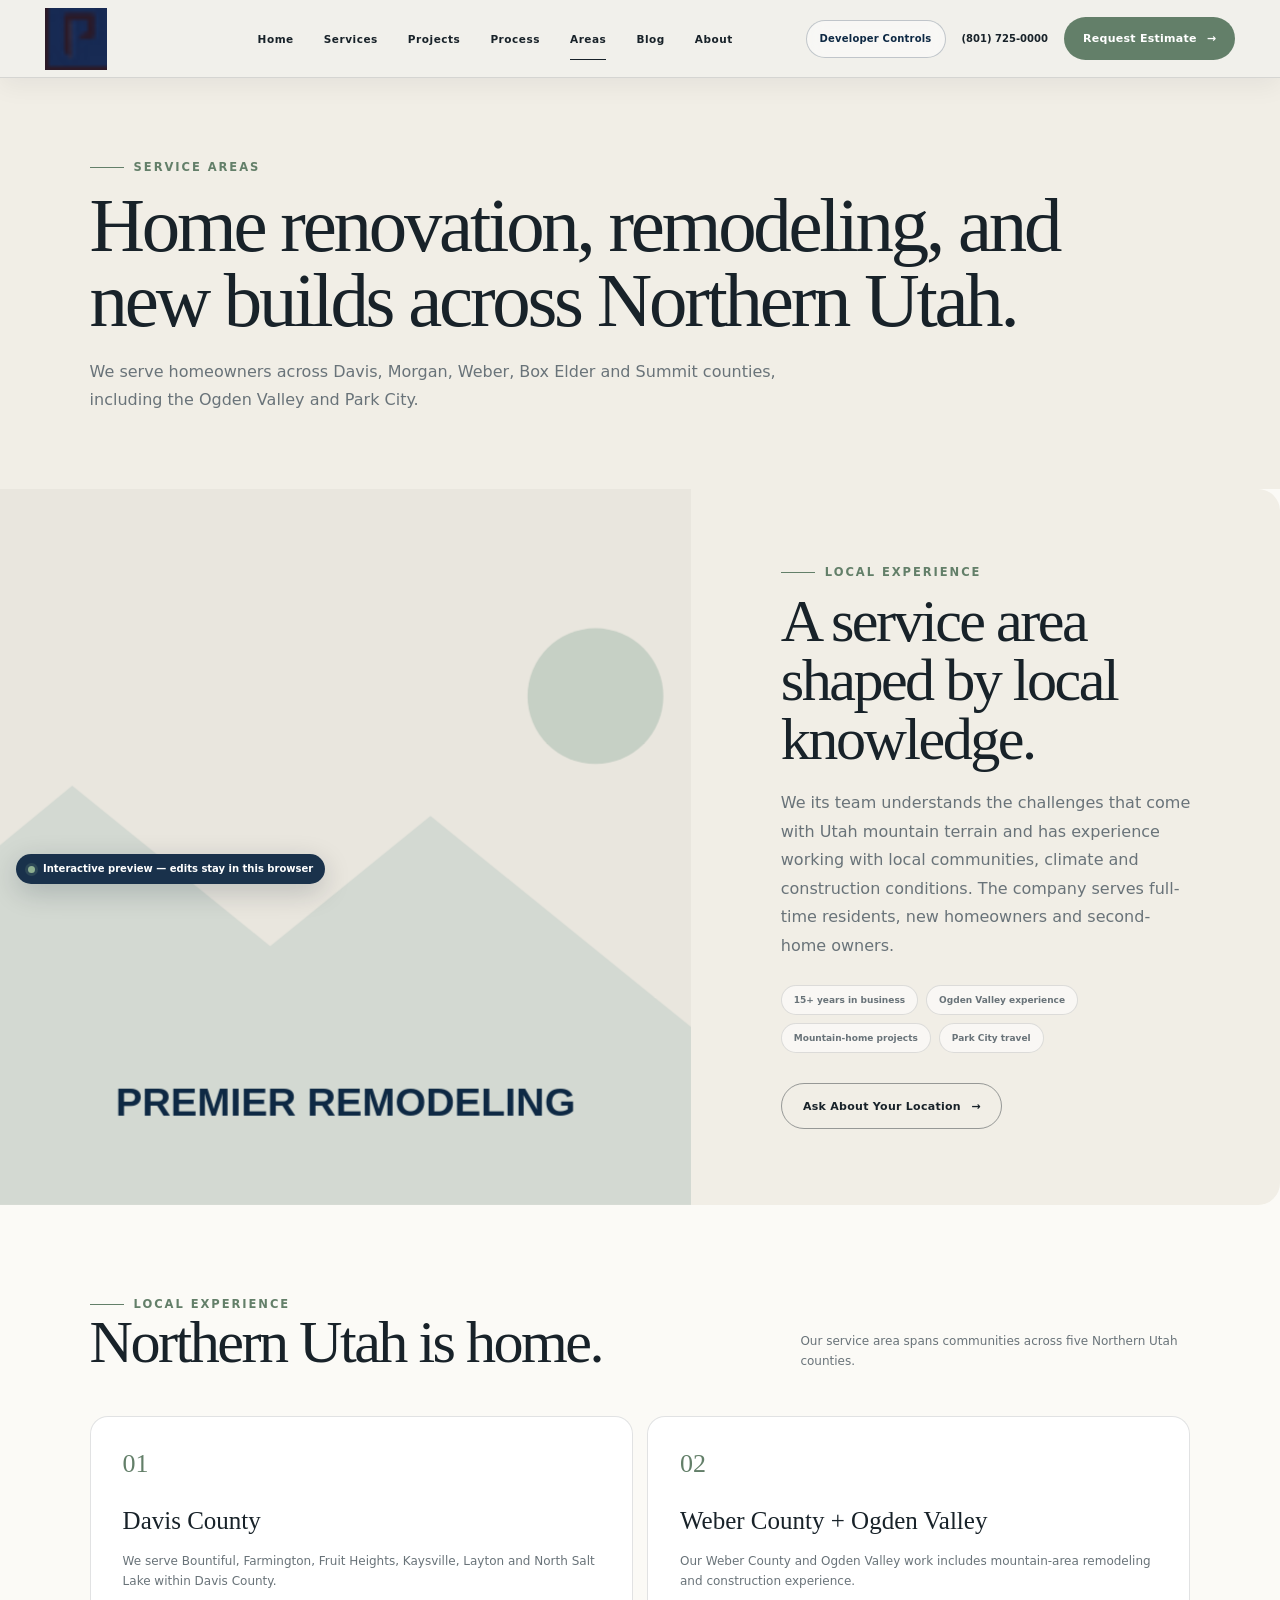
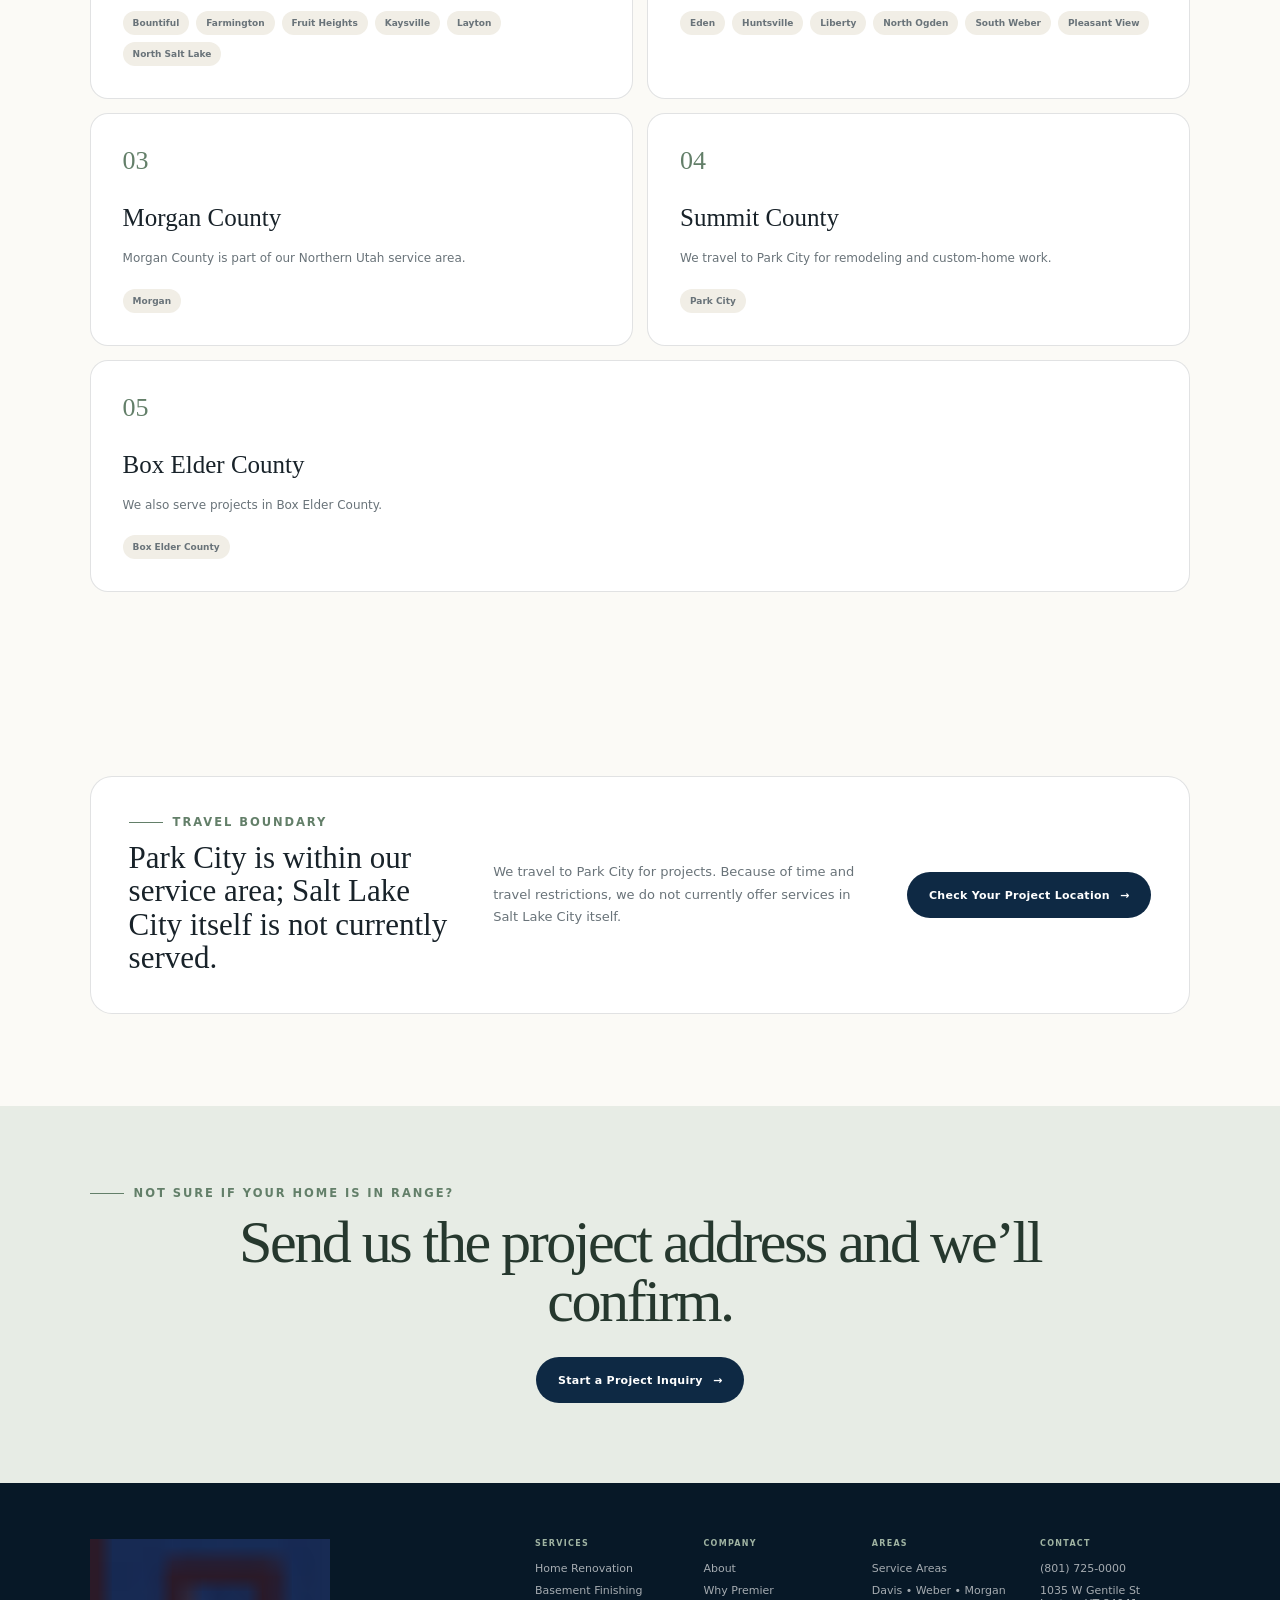
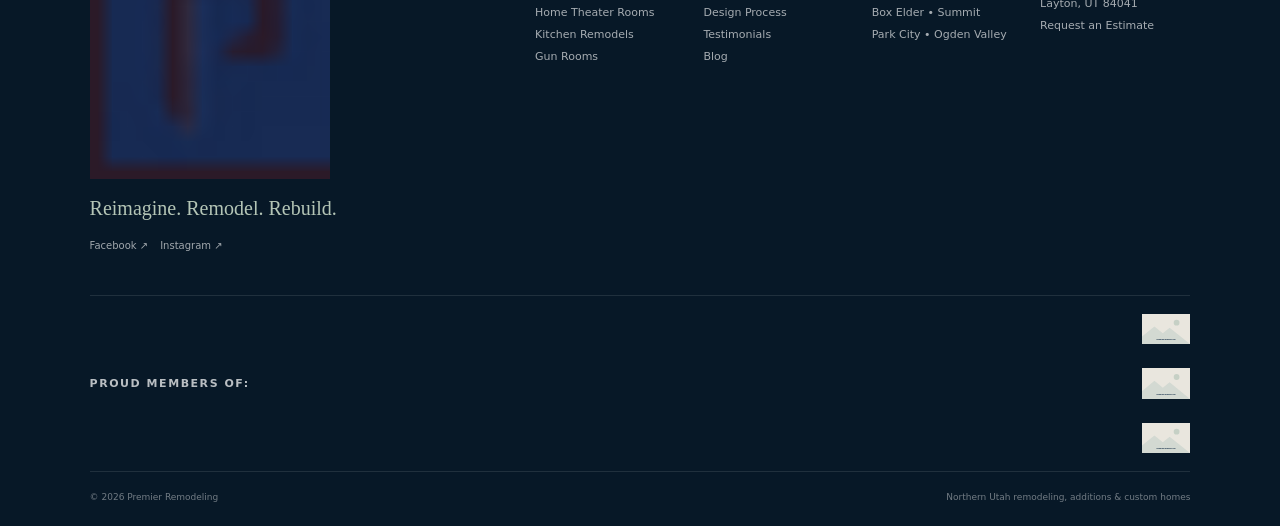
<file: areas.html>
<!DOCTYPE html>

<html lang="en"><head><meta charset="utf-8"/><meta content="width=device-width,initial-scale=1" name="viewport"/><meta content="Premier Remodeling in Northern Utah." name="description"/><title>Service Areas | Premier Remodeling</title><link href="assets/premier-favicon.png?v=25-preview" rel="icon" type="image/png"/><link href="https://www.remodelbypremier.com" rel="preconnect"/><link href="assets/styles.css?v=25-preview" rel="stylesheet"/><link href="assets/theme.css?v=25-preview" rel="stylesheet"/></head><body><div id="progress"></div><header class="site-header inner"><div class="header-inner">
<a aria-label="Premier Remodeling home" class="brand" href="index.html"><img alt="Premier Remodeling" src="https://www.remodelbypremier.com/wp-content/uploads/2019/03/Premier-Remodeling-Logo-Header-1.png"/></a>
<nav aria-label="Primary navigation" class="primary-nav"><a href="index.html">Home</a><a href="services.html">Services</a><a href="projects.html">Projects</a><a href="process.html">Process</a><a class="active" href="areas.html">Areas</a><a href="blog.html">Blog</a><a href="about.html">About</a></nav>
<div class="header-actions"><a class="preview-dev-btn" href="developer/index.html">Developer Controls</a><a class="header-phone" href="tel:8017250000">(801) 725-0000</a><a class="btn btn-primary" href="contact.html">Request Estimate <span class="btn-arrow">→</span></a><button aria-expanded="false" aria-label="Toggle navigation" class="menu-btn"><span></span><span></span><span></span></button></div>
<nav aria-label="Mobile navigation" class="mobile-nav"><a href="index.html">Home</a><a href="services.html">Services</a><a href="projects.html">Projects</a><a href="process.html">Process</a><a class="active" href="areas.html">Areas</a><a href="blog.html">Blog</a><a href="about.html">About</a><a href="why-premier.html">Why Premier</a><a href="reviews.html">Reviews</a><a href="faq.html">FAQ</a><a href="contact.html">Contact</a><a class="preview-dev-mobile" href="developer/index.html">Developer Controls</a></nav>
</div></header><main>
<section class="page-hero areas-hero">
<div class="wrap reveal">
<div class="kicker">Service Areas</div>
<h1>Home renovation, remodeling, and new builds across Northern Utah.</h1>
<p>We serve homeowners across Davis, Morgan, Weber, Box Elder and Summit counties, including the Ogden Valley and Park City.</p>
</div>
</section>
<section class="feature areas-feature">
<div class="media-frame reveal"><img alt="Northern Utah home project" decoding="async" loading="lazy" src="https://www.remodelbypremier.com/wp-content/uploads/2019/03/IMG_8481-milligan.jpg"/></div>
<div class="feature-copy reveal">
<div class="kicker">Local experience</div>
<h2 class="display">A service area shaped by local knowledge.</h2>
<p class="muted">We its team understands the challenges that come with Utah mountain terrain and has experience working with local communities, climate and construction conditions. The company serves full-time residents, new homeowners and second-home owners.</p>
<div class="area-highlights"><span>15+ years in business</span><span>Ogden Valley experience</span><span>Mountain-home projects</span><span>Park City travel</span></div>
<a class="btn btn-outline" href="contact.html">Ask About Your Location <span class="btn-arrow">→</span></a>
</div>
</section>
<section class="section area-coverage-section">
<div class="section-head reveal">
<div><div class="kicker">Local experience</div><h2 class="display">Northern Utah is home.</h2></div>
<p class="section-note">Our service area spans communities across five Northern Utah counties.</p>
</div>
<div class="area-groups area-groups-polished">
<article class="area-group reveal"><span class="area-number">01</span><h3>Davis County</h3><p>We serve Bountiful, Farmington, Fruit Heights, Kaysville, Layton and North Salt Lake within Davis County.</p><div><span>Bountiful</span><span>Farmington</span><span>Fruit Heights</span><span>Kaysville</span><span>Layton</span><span>North Salt Lake</span></div></article>
<article class="area-group reveal"><span class="area-number">02</span><h3>Weber County + Ogden Valley</h3><p>Our Weber County and Ogden Valley work includes mountain-area remodeling and construction experience.</p><div><span>Eden</span><span>Huntsville</span><span>Liberty</span><span>North Ogden</span><span>South Weber</span><span>Pleasant View</span></div></article>
<article class="area-group reveal"><span class="area-number">03</span><h3>Morgan County</h3><p>Morgan County is part of our Northern Utah service area.</p><div><span>Morgan</span></div></article>
<article class="area-group reveal"><span class="area-number">04</span><h3>Summit County</h3><p>We travel to Park City for remodeling and custom-home work.</p><div><span>Park City</span></div></article>
<article class="area-group reveal"><span class="area-number">05</span><h3>Box Elder County</h3><p>We also serve projects in Box Elder County.</p><div><span>Box Elder County</span></div></article>
</div>
</section>
<section class="section">
<div class="service-boundary-card reveal">
<div><div class="kicker">Travel boundary</div><h2>Park City is within our service area; Salt Lake City itself is not currently served.</h2></div>
<p>We travel to Park City for projects. Because of time and travel restrictions, we do not currently offer services in Salt Lake City itself.</p>
<a class="btn btn-dark" href="contact.html">Check Your Project Location <span class="btn-arrow">→</span></a>
</div>
</section>
<section class="cta-band"><div class="reveal"><div class="kicker">Not sure if your home is in range?</div><h2 class="display">Send us the project address and we’ll confirm.</h2><a class="btn btn-dark" href="contact.html">Start a Project Inquiry <span class="btn-arrow">→</span></a></div></section>
</main><footer><div class="footer-grid"><div class="footer-brand"><img alt="Premier Remodeling" class="footer-official-logo" src="https://www.remodelbypremier.com/wp-content/uploads/2019/03/Premier-Remodeling-Footer-Logo-286x300.png"/><p>Reimagine. Remodel. Rebuild.</p><div class="social-links"><a href="https://www.facebook.com/premierremodel/" rel="noopener" target="_blank">Facebook ↗</a><a href="https://www.instagram.com/premierremodeling/" rel="noopener" target="_blank">Instagram ↗</a></div></div><div class="footer-links">
<div><strong>Services</strong><a href="services.html#renovation">Home Renovation</a><a href="services.html#basements">Basement Finishing</a><a href="services.html#theater">Home Theater Rooms</a><a href="services.html#kitchens">Kitchen Remodels</a><a href="services.html#gunrooms">Gun Rooms</a></div>
<div><strong>Company</strong><a href="about.html">About</a><a href="why-premier.html">Why Premier</a><a href="process.html">Design Process</a><a href="reviews.html">Testimonials</a><a href="blog.html">Blog</a></div>
<div><strong>Areas</strong><a href="areas.html">Service Areas</a><span>Davis • Weber • Morgan</span><span>Box Elder • Summit</span><span>Park City • Ogden Valley</span></div>
<div><strong>Contact</strong><a href="tel:8017250000">(801) 725-0000</a><span>1035 W Gentile St<br/>Layton, UT 84041</span><a href="contact.html">Request an Estimate</a></div>
</div></div><div class="footer-credentials"><strong>Proud Members Of:</strong><div class="footer-member-logos"><img alt="Ogden-Weber Chamber of Commerce" decoding="async" loading="lazy" src="https://www.remodelbypremier.com/wp-content/uploads/2019/03/ogden-weber-utah-chamber-of-commerce-logo.png"/><img alt="National Association of Home Builders" decoding="async" loading="lazy" src="https://www.remodelbypremier.com/wp-content/uploads/2019/03/nahb_logo.png"/><img alt="Qualified Remodeler Top 500 2018" decoding="async" loading="lazy" src="https://www.remodelbypremier.com/wp-content/uploads/2019/04/top-500-remodelers-2018_opt.jpg"/></div></div><div class="footer-bottom"><span>© 2026 Premier Remodeling</span><span>Northern Utah remodeling, additions &amp; custom homes</span></div></footer><script src="assets/config.js?v=25-preview"></script><script src="assets/preview-runtime.js?v=25"></script><script src="assets/site.js?v=25-preview"></script></body></html>
</file>
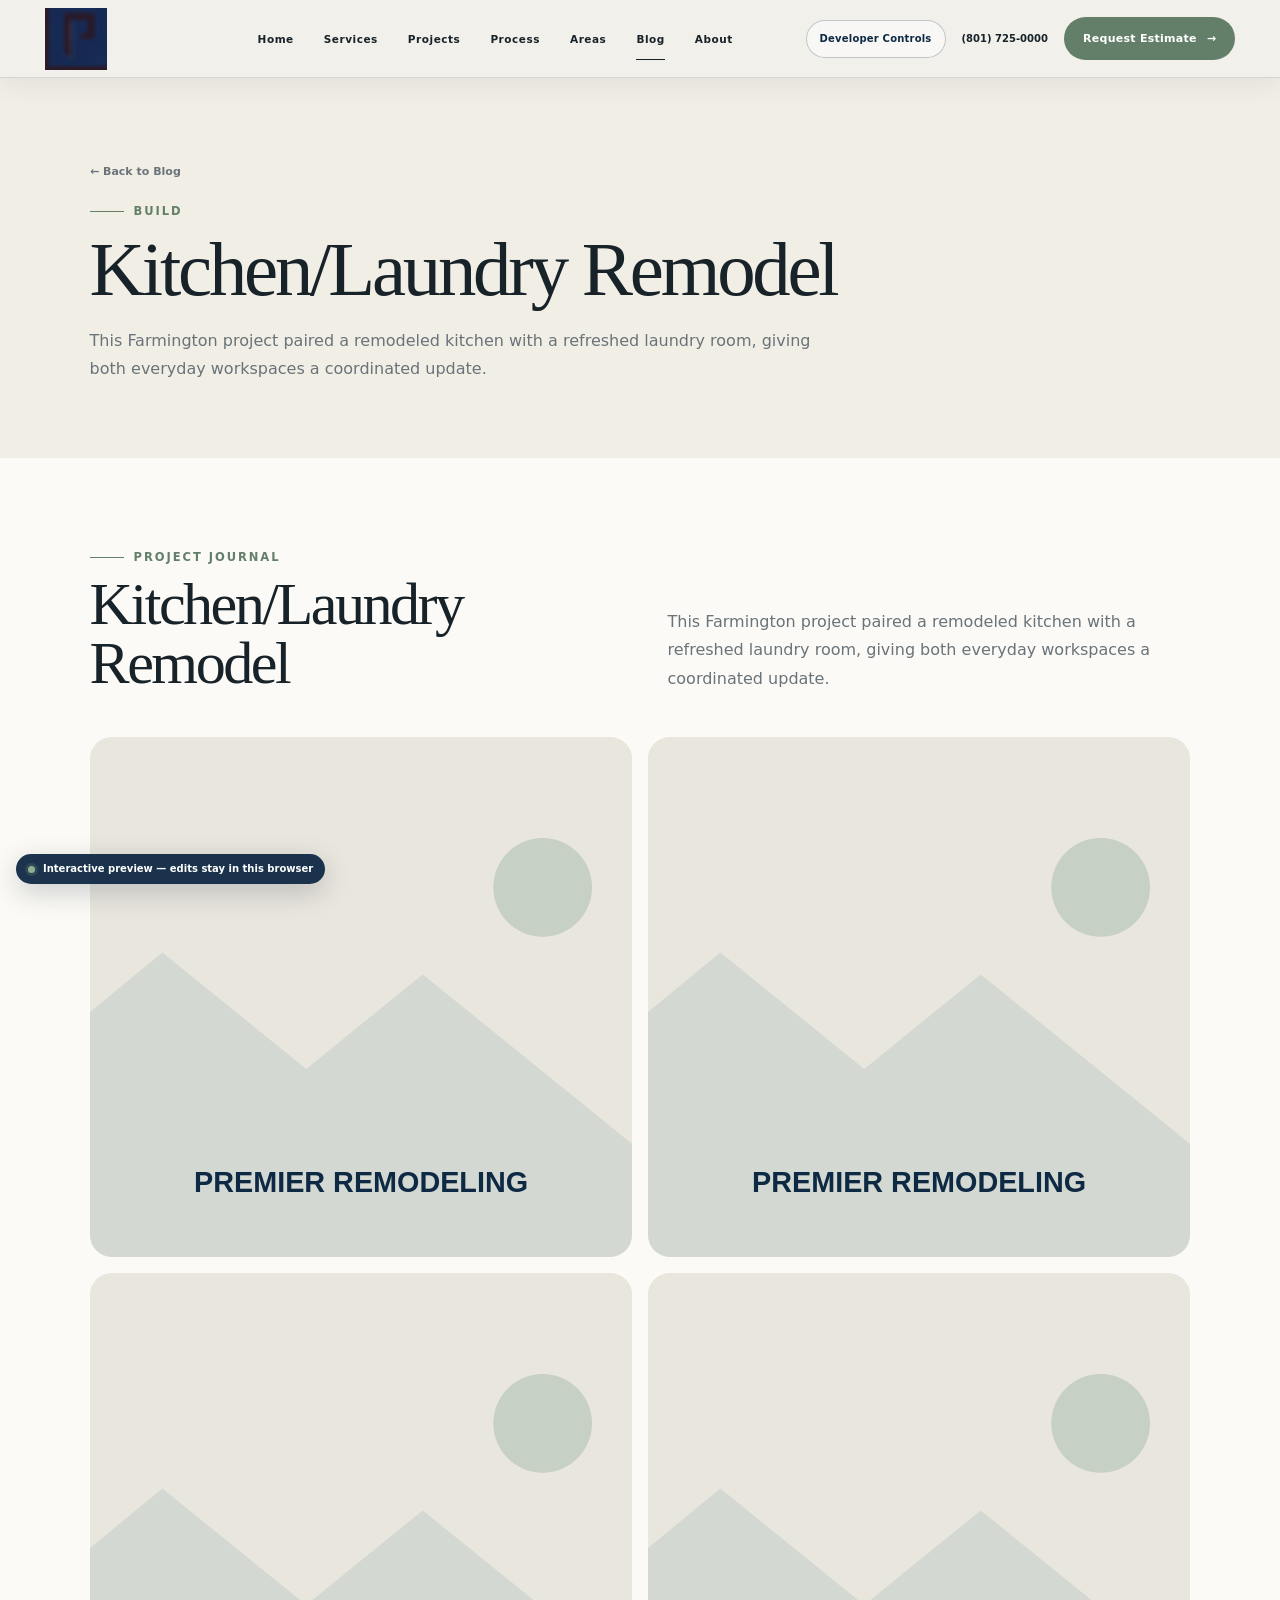
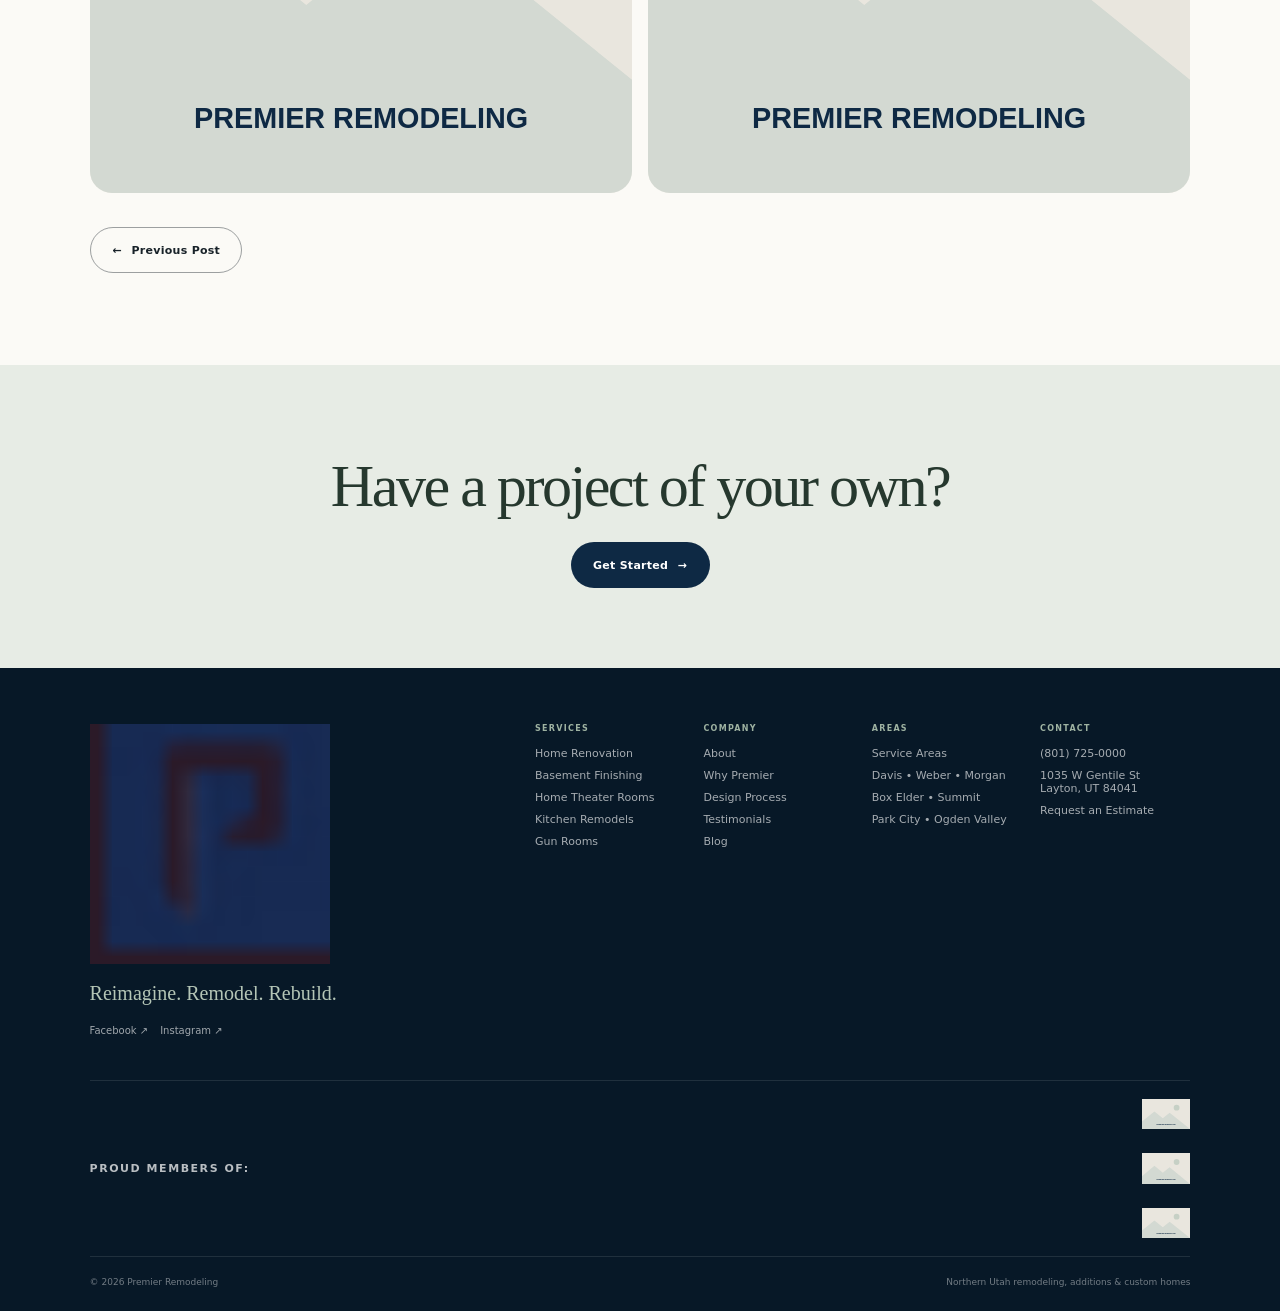
<file: blog-kitchen-laundry-remodel.html>
<!DOCTYPE html>

<html lang="en"><head><meta charset="utf-8"/><meta content="width=device-width,initial-scale=1" name="viewport"/><meta content="Premier Remodeling in Northern Utah." name="description"/><title>Kitchen/Laundry Remodel | Premier Remodeling Blog</title><link href="assets/premier-favicon.png?v=25-preview" rel="icon" type="image/png"/><link href="https://www.remodelbypremier.com" rel="preconnect"/><link href="assets/styles.css?v=25-preview" rel="stylesheet"/><link href="assets/theme.css?v=25-preview" rel="stylesheet"/></head><body><div id="progress"></div><header class="site-header inner"><div class="header-inner">
<a aria-label="Premier Remodeling home" class="brand" href="index.html"><img alt="Premier Remodeling" src="https://www.remodelbypremier.com/wp-content/uploads/2019/03/Premier-Remodeling-Logo-Header-1.png"/></a>
<nav aria-label="Primary navigation" class="primary-nav"><a href="index.html">Home</a><a href="services.html">Services</a><a href="projects.html">Projects</a><a href="process.html">Process</a><a href="areas.html">Areas</a><a class="active" href="blog.html">Blog</a><a href="about.html">About</a></nav>
<div class="header-actions"><a class="preview-dev-btn" href="developer/index.html">Developer Controls</a><a class="header-phone" href="tel:8017250000">(801) 725-0000</a><a class="btn btn-primary" href="contact.html">Request Estimate <span class="btn-arrow">→</span></a><button aria-expanded="false" aria-label="Toggle navigation" class="menu-btn"><span></span><span></span><span></span></button></div>
<nav aria-label="Mobile navigation" class="mobile-nav"><a href="index.html">Home</a><a href="services.html">Services</a><a href="projects.html">Projects</a><a href="process.html">Process</a><a href="areas.html">Areas</a><a class="active" href="blog.html">Blog</a><a href="about.html">About</a><a href="why-premier.html">Why Premier</a><a href="reviews.html">Reviews</a><a href="faq.html">FAQ</a><a href="contact.html">Contact</a><a class="preview-dev-mobile" href="developer/index.html">Developer Controls</a></nav>
</div></header><main>
<section class="page-hero article-hero">
<div class="wrap reveal">
<a class="article-back" href="blog.html">← Back to Blog</a>
<div class="kicker">Build</div>
<h1>Kitchen/Laundry Remodel</h1>
<p>This Farmington project paired a remodeled kitchen with a refreshed laundry room, giving both everyday workspaces a coordinated update.</p>
</div>
</section><article class="section article-shell">
<div class="article-intro reveal">
<div><div class="kicker">Project Journal</div><h2 class="display">Kitchen/Laundry Remodel</h2></div>
<p class="muted">This Farmington project paired a remodeled kitchen with a refreshed laundry room, giving both everyday workspaces a coordinated update.</p>
</div>
<div class="article-gallery"><figure class="article-photo reveal"><img alt="Kitchen remodel with dark cabinetry and large island" decoding="async" loading="lazy" src="https://www.remodelbypremier.com/wp-content/uploads/2019/03/Geddess-Kitchen-2.jpg"/></figure><figure class="article-photo reveal"><img alt="Finished lower-level kitchen" decoding="async" loading="lazy" src="https://www.remodelbypremier.com/wp-content/uploads/2019/03/IMG_0338.jpg"/></figure><figure class="article-photo reveal"><img alt="White kitchen remodel" decoding="async" loading="lazy" src="https://www.remodelbypremier.com/wp-content/uploads/2019/03/Henderson-Kitchen.jpg"/></figure><figure class="article-photo reveal"><img alt="Kitchen remodel with center island" decoding="async" loading="lazy" src="https://www.remodelbypremier.com/wp-content/uploads/2019/03/IMG_6705-2.jpg"/></figure></div>
<div class="article-post-nav"><a class="btn btn-outline" href="blog-open-concept-kitchen.html"><span class="btn-arrow">←</span> Previous Post</a></div>
</article><section class="cta-band">
<div class="reveal"><h2 class="display">Have a project of your own?</h2>
<a class="btn btn-dark" href="contact.html">Get Started <span class="btn-arrow">→</span></a></div>
</section></main><footer><div class="footer-grid"><div class="footer-brand"><img alt="Premier Remodeling" class="footer-official-logo" src="https://www.remodelbypremier.com/wp-content/uploads/2019/03/Premier-Remodeling-Footer-Logo-286x300.png"/><p>Reimagine. Remodel. Rebuild.</p><div class="social-links"><a href="https://www.facebook.com/premierremodel/" rel="noopener" target="_blank">Facebook ↗</a><a href="https://www.instagram.com/premierremodeling/" rel="noopener" target="_blank">Instagram ↗</a></div></div><div class="footer-links">
<div><strong>Services</strong><a href="services.html#renovation">Home Renovation</a><a href="services.html#basements">Basement Finishing</a><a href="services.html#theater">Home Theater Rooms</a><a href="services.html#kitchens">Kitchen Remodels</a><a href="services.html#gunrooms">Gun Rooms</a></div>
<div><strong>Company</strong><a href="about.html">About</a><a href="why-premier.html">Why Premier</a><a href="process.html">Design Process</a><a href="reviews.html">Testimonials</a><a href="blog.html">Blog</a></div>
<div><strong>Areas</strong><a href="areas.html">Service Areas</a><span>Davis • Weber • Morgan</span><span>Box Elder • Summit</span><span>Park City • Ogden Valley</span></div>
<div><strong>Contact</strong><a href="tel:8017250000">(801) 725-0000</a><span>1035 W Gentile St<br/>Layton, UT 84041</span><a href="contact.html">Request an Estimate</a></div>
</div></div><div class="footer-credentials"><strong>Proud Members Of:</strong><div class="footer-member-logos"><img alt="Ogden-Weber Chamber of Commerce" decoding="async" loading="lazy" src="https://www.remodelbypremier.com/wp-content/uploads/2019/03/ogden-weber-utah-chamber-of-commerce-logo.png"/><img alt="National Association of Home Builders" decoding="async" loading="lazy" src="https://www.remodelbypremier.com/wp-content/uploads/2019/03/nahb_logo.png"/><img alt="Qualified Remodeler Top 500 2018" decoding="async" loading="lazy" src="https://www.remodelbypremier.com/wp-content/uploads/2019/04/top-500-remodelers-2018_opt.jpg"/></div></div><div class="footer-bottom"><span>© 2026 Premier Remodeling</span><span>Northern Utah remodeling, additions &amp; custom homes</span></div></footer><script src="assets/config.js?v=25-preview"></script><script src="assets/preview-runtime.js?v=25"></script><script src="assets/site.js?v=25-preview"></script></body></html>
</file>
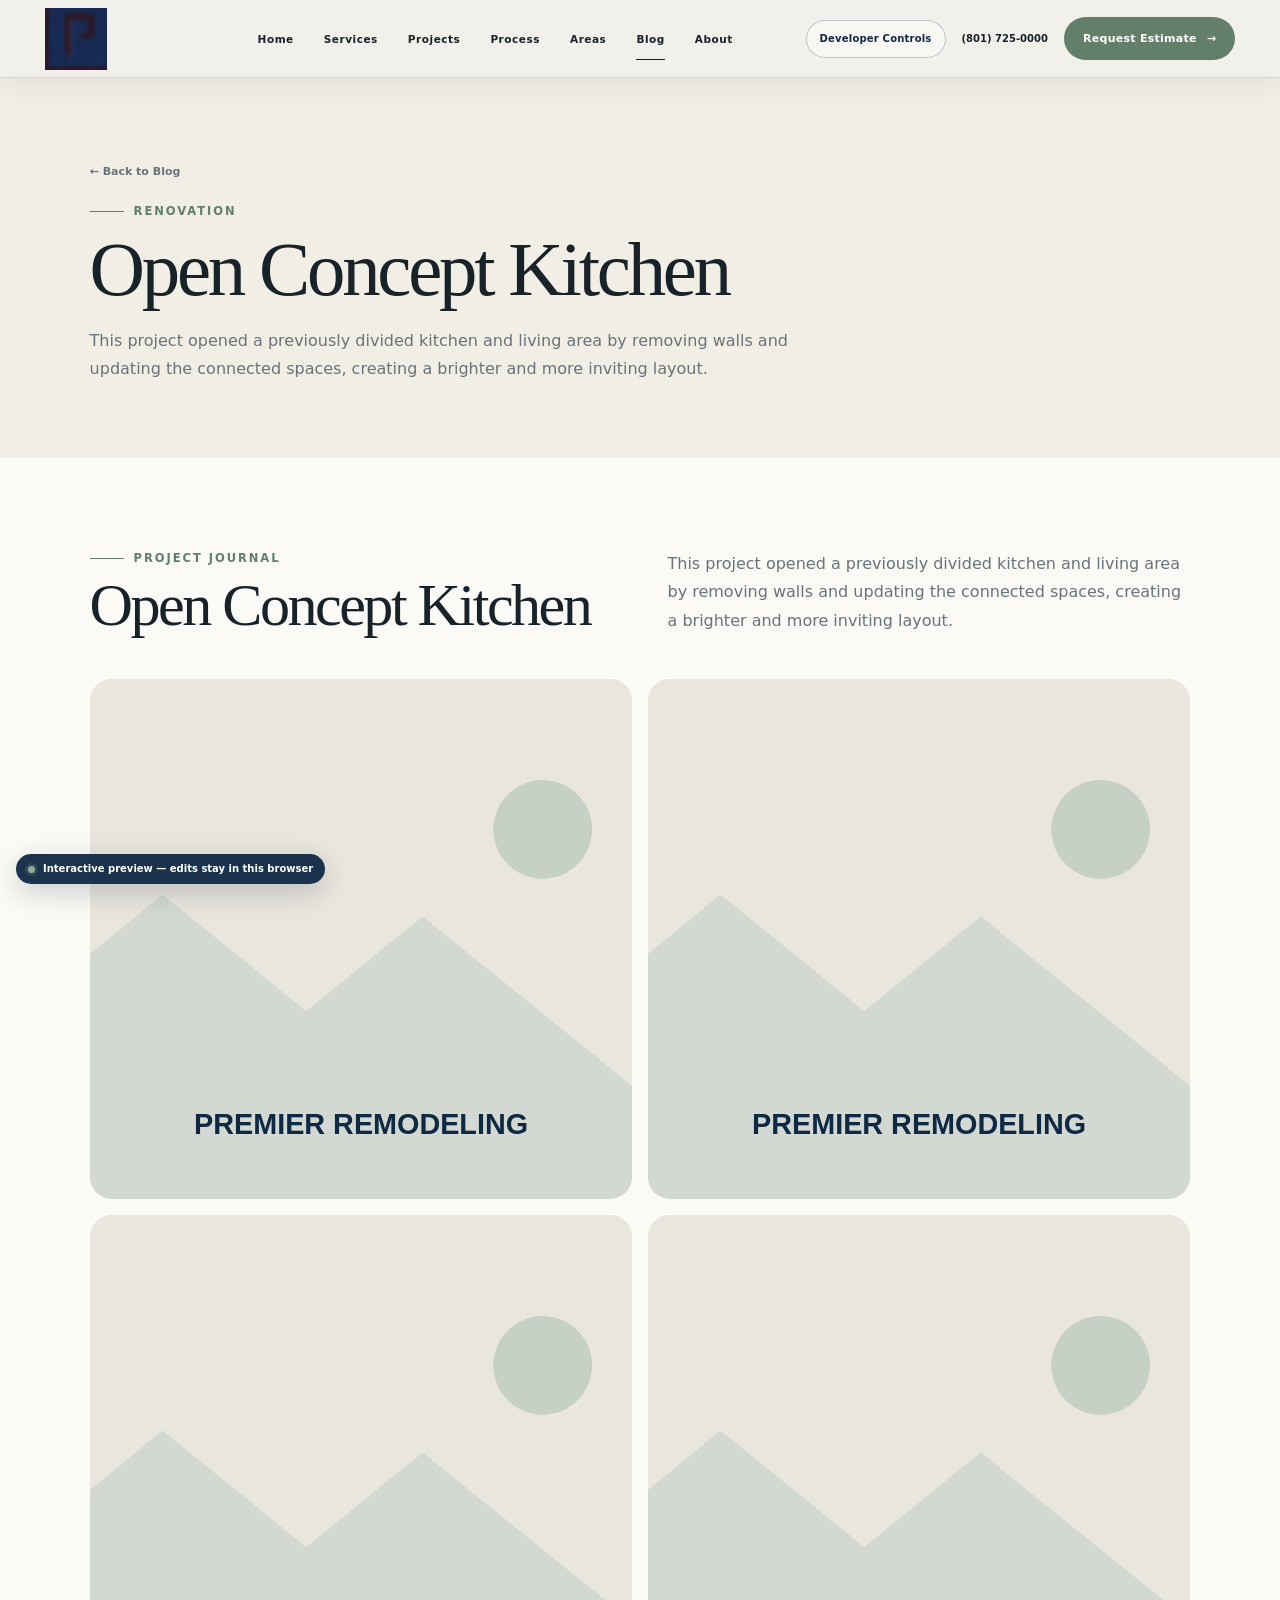
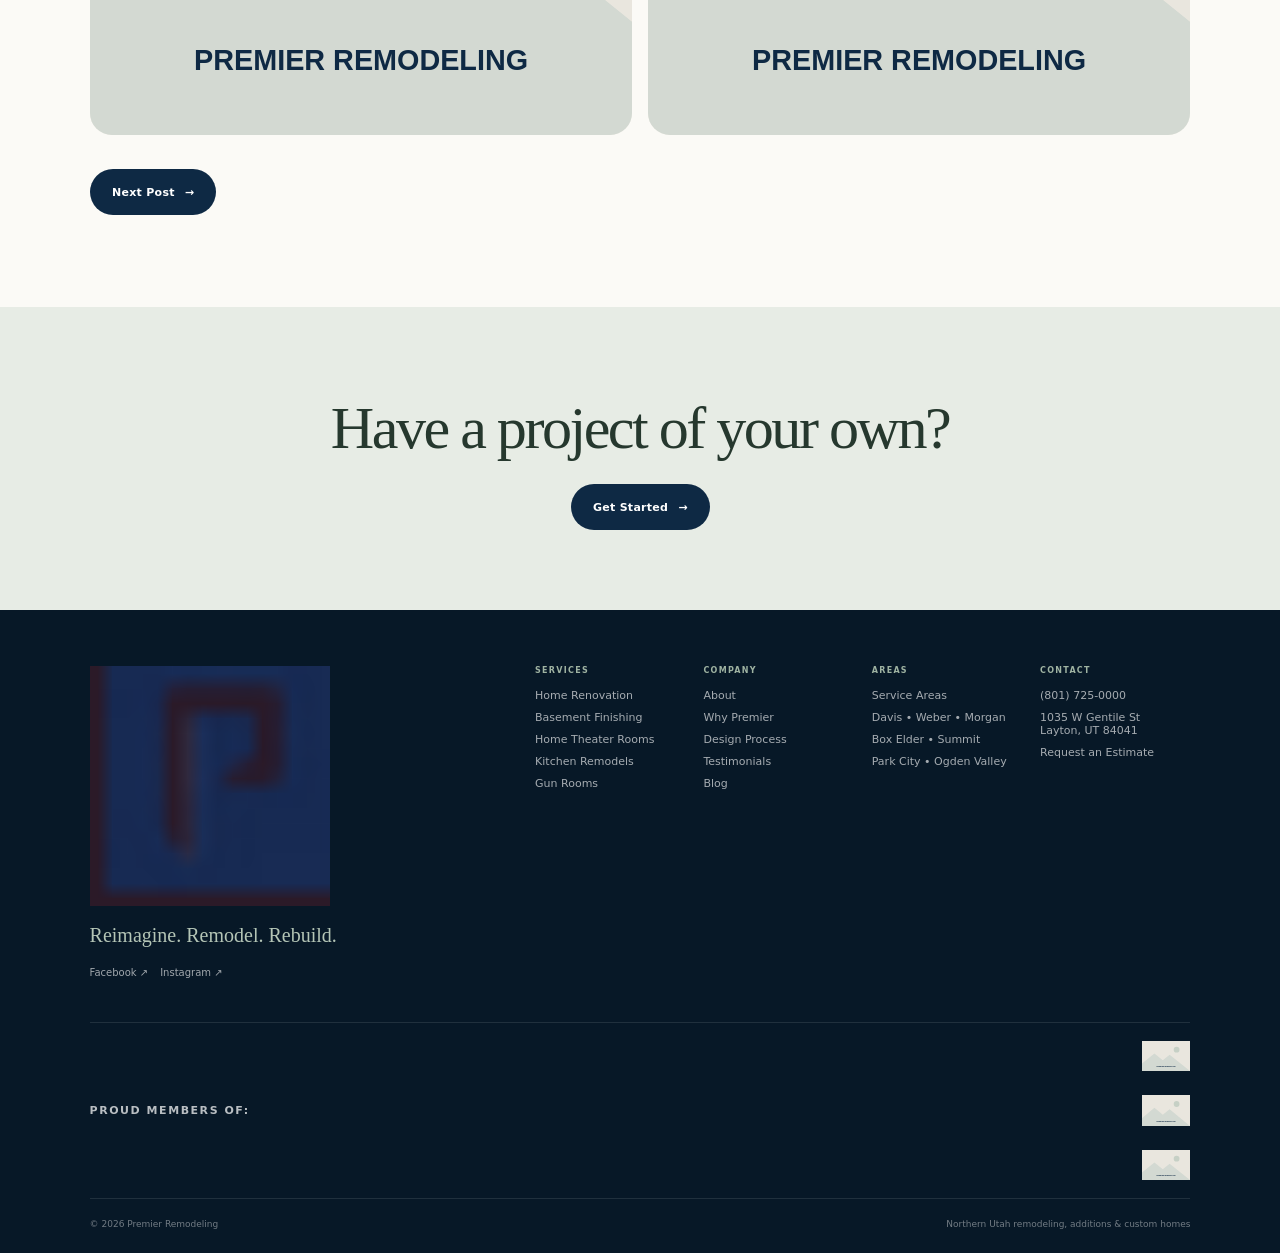
<file: blog-open-concept-kitchen.html>
<!DOCTYPE html>

<html lang="en"><head><meta charset="utf-8"/><meta content="width=device-width,initial-scale=1" name="viewport"/><meta content="Premier Remodeling in Northern Utah." name="description"/><title>Open Concept Kitchen | Premier Remodeling Blog</title><link href="assets/premier-favicon.png?v=25-preview" rel="icon" type="image/png"/><link href="https://www.remodelbypremier.com" rel="preconnect"/><link href="assets/styles.css?v=25-preview" rel="stylesheet"/><link href="assets/theme.css?v=25-preview" rel="stylesheet"/></head><body><div id="progress"></div><header class="site-header inner"><div class="header-inner">
<a aria-label="Premier Remodeling home" class="brand" href="index.html"><img alt="Premier Remodeling" src="https://www.remodelbypremier.com/wp-content/uploads/2019/03/Premier-Remodeling-Logo-Header-1.png"/></a>
<nav aria-label="Primary navigation" class="primary-nav"><a href="index.html">Home</a><a href="services.html">Services</a><a href="projects.html">Projects</a><a href="process.html">Process</a><a href="areas.html">Areas</a><a class="active" href="blog.html">Blog</a><a href="about.html">About</a></nav>
<div class="header-actions"><a class="preview-dev-btn" href="developer/index.html">Developer Controls</a><a class="header-phone" href="tel:8017250000">(801) 725-0000</a><a class="btn btn-primary" href="contact.html">Request Estimate <span class="btn-arrow">→</span></a><button aria-expanded="false" aria-label="Toggle navigation" class="menu-btn"><span></span><span></span><span></span></button></div>
<nav aria-label="Mobile navigation" class="mobile-nav"><a href="index.html">Home</a><a href="services.html">Services</a><a href="projects.html">Projects</a><a href="process.html">Process</a><a href="areas.html">Areas</a><a class="active" href="blog.html">Blog</a><a href="about.html">About</a><a href="why-premier.html">Why Premier</a><a href="reviews.html">Reviews</a><a href="faq.html">FAQ</a><a href="contact.html">Contact</a><a class="preview-dev-mobile" href="developer/index.html">Developer Controls</a></nav>
</div></header><main>
<section class="page-hero article-hero">
<div class="wrap reveal">
<a class="article-back" href="blog.html">← Back to Blog</a>
<div class="kicker">Renovation</div>
<h1>Open Concept Kitchen</h1>
<p>This project opened a previously divided kitchen and living area by removing walls and updating the connected spaces, creating a brighter and more inviting layout.</p>
</div>
</section><article class="section article-shell">
<div class="article-intro reveal">
<div><div class="kicker">Project Journal</div><h2 class="display">Open Concept Kitchen</h2></div>
<p class="muted">This project opened a previously divided kitchen and living area by removing walls and updating the connected spaces, creating a brighter and more inviting layout.</p>
</div>
<div class="article-gallery"><figure class="article-photo reveal"><img alt="Open concept kitchen and living area" decoding="async" loading="lazy" src="https://www.remodelbypremier.com/wp-content/uploads/2019/03/DSC_0383.jpg"/></figure><figure class="article-photo reveal"><img alt="Bright finished living room" decoding="async" loading="lazy" src="https://www.remodelbypremier.com/wp-content/uploads/2019/03/Henderson-livingrm2.jpg"/></figure><figure class="article-photo reveal"><img alt="Finished white kitchen" decoding="async" loading="lazy" src="https://www.remodelbypremier.com/wp-content/uploads/2019/03/Henderson-Kitchen.jpg"/></figure><figure class="article-photo reveal"><img alt="Kitchen with large center island" decoding="async" loading="lazy" src="https://www.remodelbypremier.com/wp-content/uploads/2019/03/IMG_6705-2.jpg"/></figure></div>
<div class="article-post-nav"><a class="btn btn-dark" href="blog-kitchen-laundry-remodel.html">Next Post <span class="btn-arrow">→</span></a></div>
</article><section class="cta-band">
<div class="reveal"><h2 class="display">Have a project of your own?</h2>
<a class="btn btn-dark" href="contact.html">Get Started <span class="btn-arrow">→</span></a></div>
</section></main><footer><div class="footer-grid"><div class="footer-brand"><img alt="Premier Remodeling" class="footer-official-logo" src="https://www.remodelbypremier.com/wp-content/uploads/2019/03/Premier-Remodeling-Footer-Logo-286x300.png"/><p>Reimagine. Remodel. Rebuild.</p><div class="social-links"><a href="https://www.facebook.com/premierremodel/" rel="noopener" target="_blank">Facebook ↗</a><a href="https://www.instagram.com/premierremodeling/" rel="noopener" target="_blank">Instagram ↗</a></div></div><div class="footer-links">
<div><strong>Services</strong><a href="services.html#renovation">Home Renovation</a><a href="services.html#basements">Basement Finishing</a><a href="services.html#theater">Home Theater Rooms</a><a href="services.html#kitchens">Kitchen Remodels</a><a href="services.html#gunrooms">Gun Rooms</a></div>
<div><strong>Company</strong><a href="about.html">About</a><a href="why-premier.html">Why Premier</a><a href="process.html">Design Process</a><a href="reviews.html">Testimonials</a><a href="blog.html">Blog</a></div>
<div><strong>Areas</strong><a href="areas.html">Service Areas</a><span>Davis • Weber • Morgan</span><span>Box Elder • Summit</span><span>Park City • Ogden Valley</span></div>
<div><strong>Contact</strong><a href="tel:8017250000">(801) 725-0000</a><span>1035 W Gentile St<br/>Layton, UT 84041</span><a href="contact.html">Request an Estimate</a></div>
</div></div><div class="footer-credentials"><strong>Proud Members Of:</strong><div class="footer-member-logos"><img alt="Ogden-Weber Chamber of Commerce" decoding="async" loading="lazy" src="https://www.remodelbypremier.com/wp-content/uploads/2019/03/ogden-weber-utah-chamber-of-commerce-logo.png"/><img alt="National Association of Home Builders" decoding="async" loading="lazy" src="https://www.remodelbypremier.com/wp-content/uploads/2019/03/nahb_logo.png"/><img alt="Qualified Remodeler Top 500 2018" decoding="async" loading="lazy" src="https://www.remodelbypremier.com/wp-content/uploads/2019/04/top-500-remodelers-2018_opt.jpg"/></div></div><div class="footer-bottom"><span>© 2026 Premier Remodeling</span><span>Northern Utah remodeling, additions &amp; custom homes</span></div></footer><script src="assets/config.js?v=25-preview"></script><script src="assets/preview-runtime.js?v=25"></script><script src="assets/site.js?v=25-preview"></script></body></html>
</file>
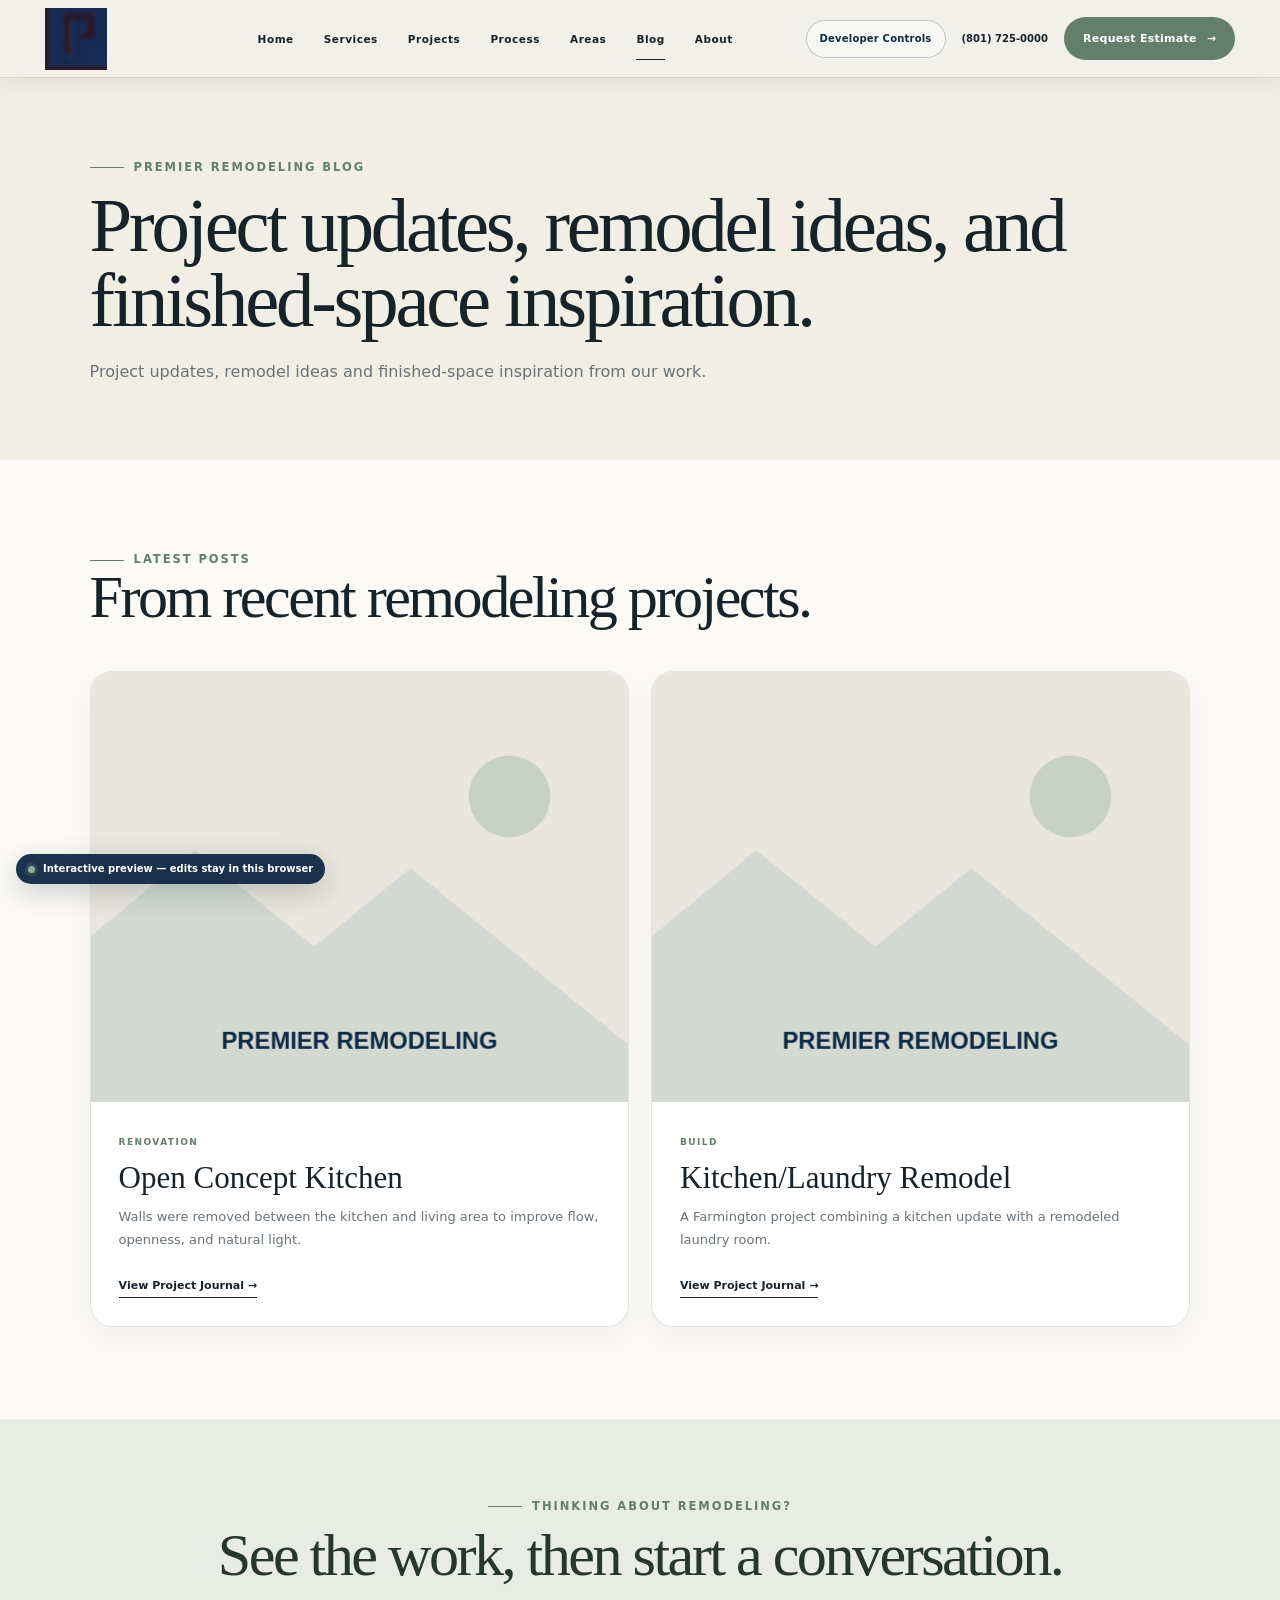
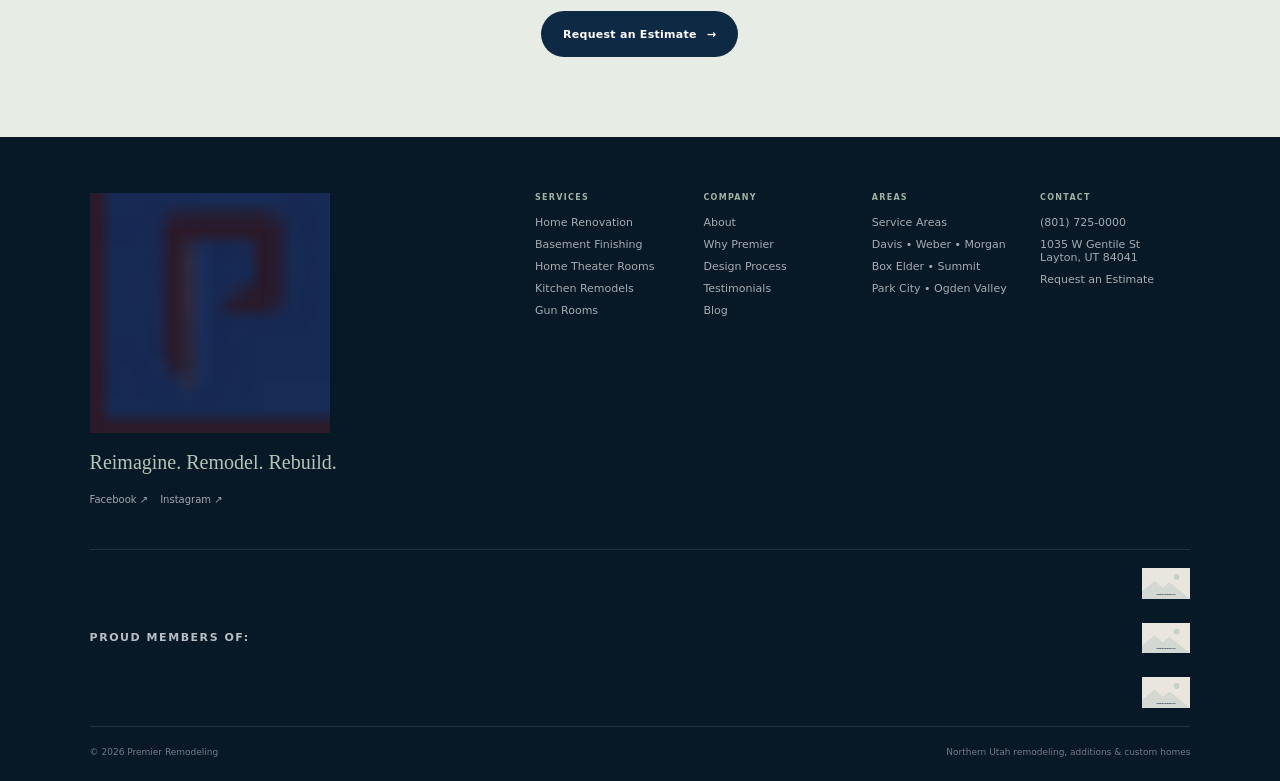
<file: blog.html>
<!DOCTYPE html>

<html lang="en"><head><meta charset="utf-8"/><meta content="width=device-width,initial-scale=1" name="viewport"/><meta content="Premier Remodeling in Northern Utah." name="description"/><title>Blog | Premier Remodeling</title><link href="assets/premier-favicon.png?v=25-preview" rel="icon" type="image/png"/><link href="https://www.remodelbypremier.com" rel="preconnect"/><link href="assets/styles.css?v=25-preview" rel="stylesheet"/><link href="assets/theme.css?v=25-preview" rel="stylesheet"/></head><body><div id="progress"></div><header class="site-header inner"><div class="header-inner">
<a aria-label="Premier Remodeling home" class="brand" href="index.html"><img alt="Premier Remodeling" src="https://www.remodelbypremier.com/wp-content/uploads/2019/03/Premier-Remodeling-Logo-Header-1.png"/></a>
<nav aria-label="Primary navigation" class="primary-nav"><a href="index.html">Home</a><a href="services.html">Services</a><a href="projects.html">Projects</a><a href="process.html">Process</a><a href="areas.html">Areas</a><a class="active" href="blog.html">Blog</a><a href="about.html">About</a></nav>
<div class="header-actions"><a class="preview-dev-btn" href="developer/index.html">Developer Controls</a><a class="header-phone" href="tel:8017250000">(801) 725-0000</a><a class="btn btn-primary" href="contact.html">Request Estimate <span class="btn-arrow">→</span></a><button aria-expanded="false" aria-label="Toggle navigation" class="menu-btn"><span></span><span></span><span></span></button></div>
<nav aria-label="Mobile navigation" class="mobile-nav"><a href="index.html">Home</a><a href="services.html">Services</a><a href="projects.html">Projects</a><a href="process.html">Process</a><a href="areas.html">Areas</a><a class="active" href="blog.html">Blog</a><a href="about.html">About</a><a href="why-premier.html">Why Premier</a><a href="reviews.html">Reviews</a><a href="faq.html">FAQ</a><a href="contact.html">Contact</a><a class="preview-dev-mobile" href="developer/index.html">Developer Controls</a></nav>
</div></header><main>
<section class="page-hero blog-hero">
<div class="wrap reveal">
<div class="kicker">Premier Remodeling Blog</div>
<h1>Project updates, remodel ideas, and finished-space inspiration.</h1>
<p>Project updates, remodel ideas and finished-space inspiration from our work.</p>
</div>
</section>
<section class="section">
<div class="section-head reveal">
<div>
<div class="kicker">Latest Posts</div>
<h2 class="display">From recent remodeling projects.</h2>
</div>
</div>
<div class="blog-grid">
<article class="blog-card reveal" data-blog-slug="open-concept-kitchen">
<a class="blog-card-media" href="blog-open-concept-kitchen.html">
<img alt="Open concept kitchen and living area" decoding="async" loading="lazy" src="https://www.remodelbypremier.com/wp-content/uploads/2019/03/DSC_0383.jpg"/>
</a>
<div class="blog-card-body">
<span class="blog-category">Renovation</span>
<h3><a href="blog-open-concept-kitchen.html">Open Concept Kitchen</a></h3>
<p>Walls were removed between the kitchen and living area to improve flow, openness, and natural light.</p>
<a class="text-link" href="blog-open-concept-kitchen.html">View Project Journal →</a>
</div>
</article>
<article class="blog-card reveal" data-blog-slug="kitchen-laundry-remodel" data-delay="1">
<a class="blog-card-media" href="blog-kitchen-laundry-remodel.html">
<img alt="Kitchen remodel with dark cabinetry and large island" decoding="async" loading="lazy" src="https://www.remodelbypremier.com/wp-content/uploads/2019/03/Geddess-Kitchen-2.jpg"/>
</a>
<div class="blog-card-body">
<span class="blog-category">Build</span>
<h3><a href="blog-kitchen-laundry-remodel.html">Kitchen/Laundry Remodel</a></h3>
<p>A Farmington project combining a kitchen update with a remodeled laundry room.</p>
<a class="text-link" href="blog-kitchen-laundry-remodel.html">View Project Journal →</a>
</div>
</article>
<!-- ADMIN_BLOG_CARDS_END --></div>
</section><section class="cta-band">
<div class="reveal">
<div class="kicker" style="justify-content:center">Thinking About Remodeling?</div>
<h2 class="display">See the work, then start a conversation.</h2>
<a class="btn btn-dark" href="contact.html">Request an Estimate <span class="btn-arrow">→</span></a>
</div>
</section></main><footer><div class="footer-grid"><div class="footer-brand"><img alt="Premier Remodeling" class="footer-official-logo" src="https://www.remodelbypremier.com/wp-content/uploads/2019/03/Premier-Remodeling-Footer-Logo-286x300.png"/><p>Reimagine. Remodel. Rebuild.</p><div class="social-links"><a href="https://www.facebook.com/premierremodel/" rel="noopener" target="_blank">Facebook ↗</a><a href="https://www.instagram.com/premierremodeling/" rel="noopener" target="_blank">Instagram ↗</a></div></div><div class="footer-links">
<div><strong>Services</strong><a href="services.html#renovation">Home Renovation</a><a href="services.html#basements">Basement Finishing</a><a href="services.html#theater">Home Theater Rooms</a><a href="services.html#kitchens">Kitchen Remodels</a><a href="services.html#gunrooms">Gun Rooms</a></div>
<div><strong>Company</strong><a href="about.html">About</a><a href="why-premier.html">Why Premier</a><a href="process.html">Design Process</a><a href="reviews.html">Testimonials</a><a href="blog.html">Blog</a></div>
<div><strong>Areas</strong><a href="areas.html">Service Areas</a><span>Davis • Weber • Morgan</span><span>Box Elder • Summit</span><span>Park City • Ogden Valley</span></div>
<div><strong>Contact</strong><a href="tel:8017250000">(801) 725-0000</a><span>1035 W Gentile St<br/>Layton, UT 84041</span><a href="contact.html">Request an Estimate</a></div>
</div></div><div class="footer-credentials"><strong>Proud Members Of:</strong><div class="footer-member-logos"><img alt="Ogden-Weber Chamber of Commerce" decoding="async" loading="lazy" src="https://www.remodelbypremier.com/wp-content/uploads/2019/03/ogden-weber-utah-chamber-of-commerce-logo.png"/><img alt="National Association of Home Builders" decoding="async" loading="lazy" src="https://www.remodelbypremier.com/wp-content/uploads/2019/03/nahb_logo.png"/><img alt="Qualified Remodeler Top 500 2018" decoding="async" loading="lazy" src="https://www.remodelbypremier.com/wp-content/uploads/2019/04/top-500-remodelers-2018_opt.jpg"/></div></div><div class="footer-bottom"><span>© 2026 Premier Remodeling</span><span>Northern Utah remodeling, additions &amp; custom homes</span></div></footer><script src="assets/config.js?v=25-preview"></script><script src="assets/preview-runtime.js?v=25"></script><script src="assets/site.js?v=25-preview"></script></body></html>
</file>
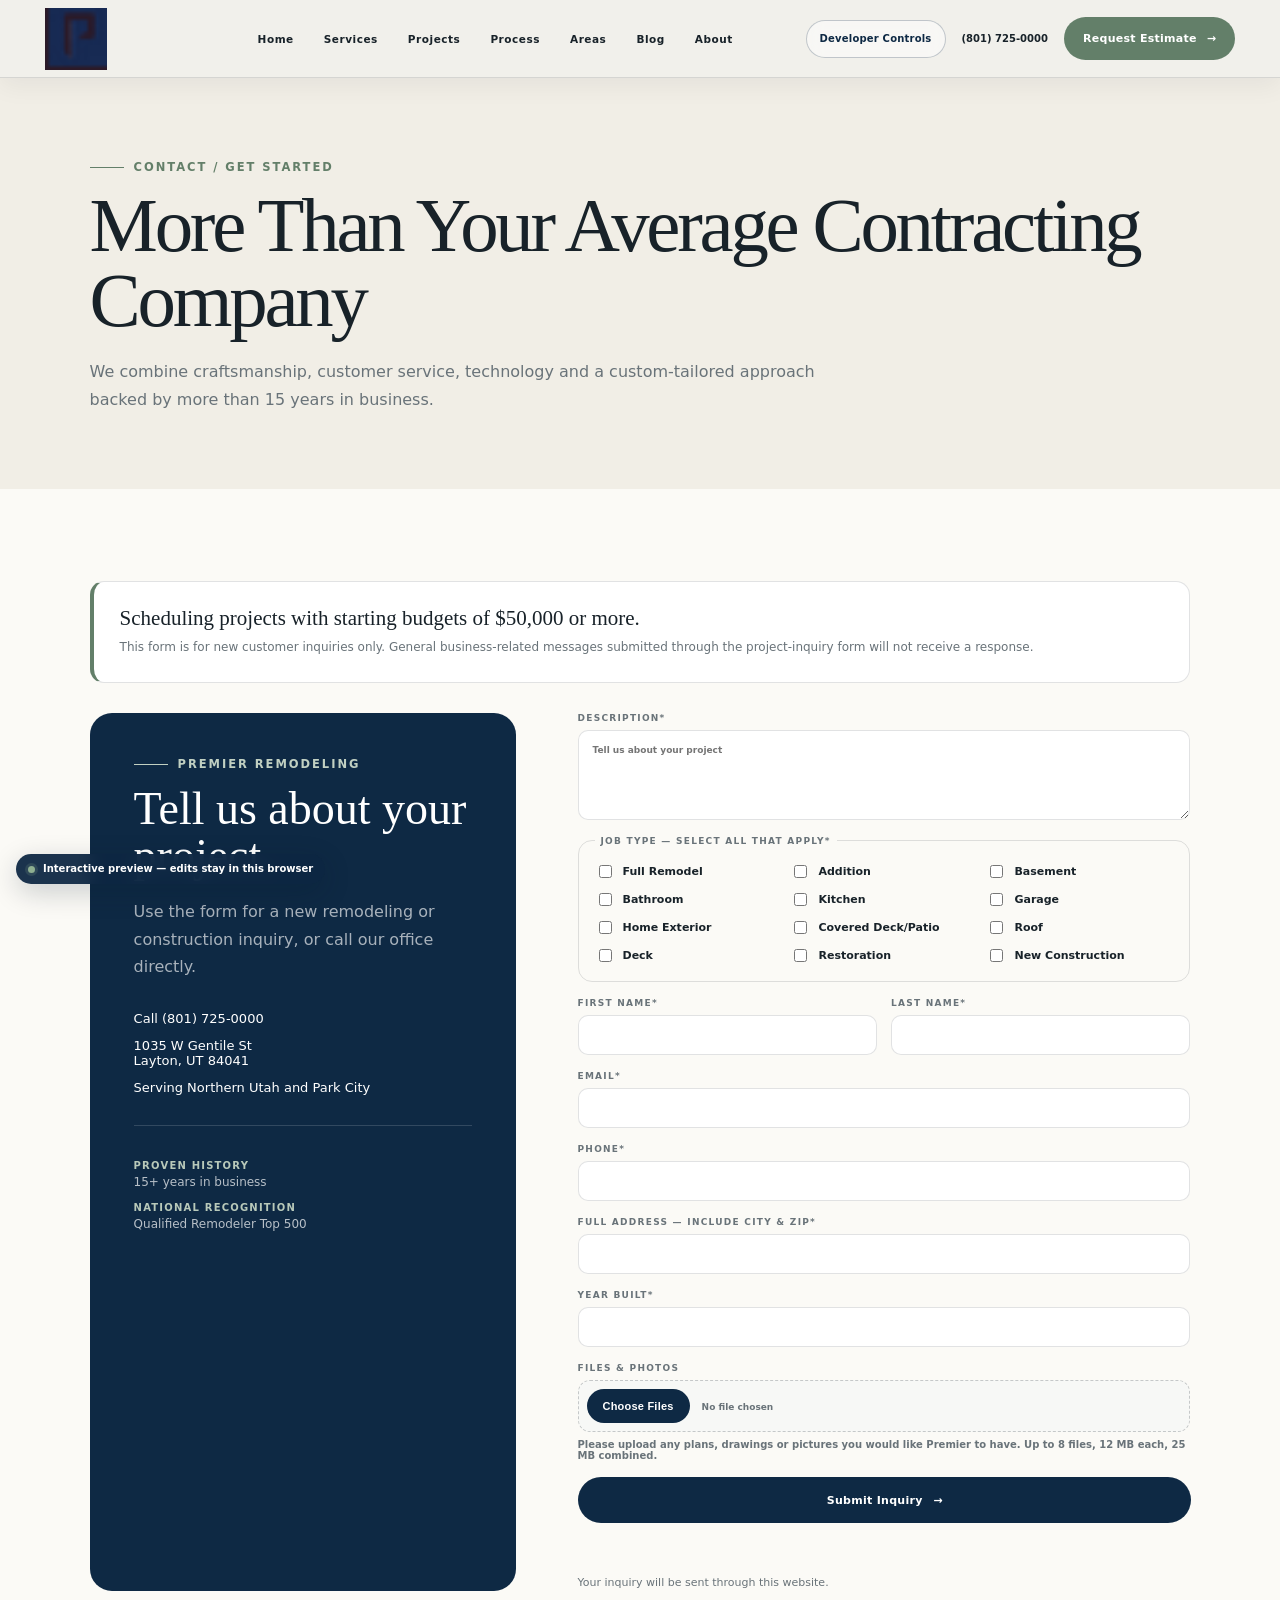
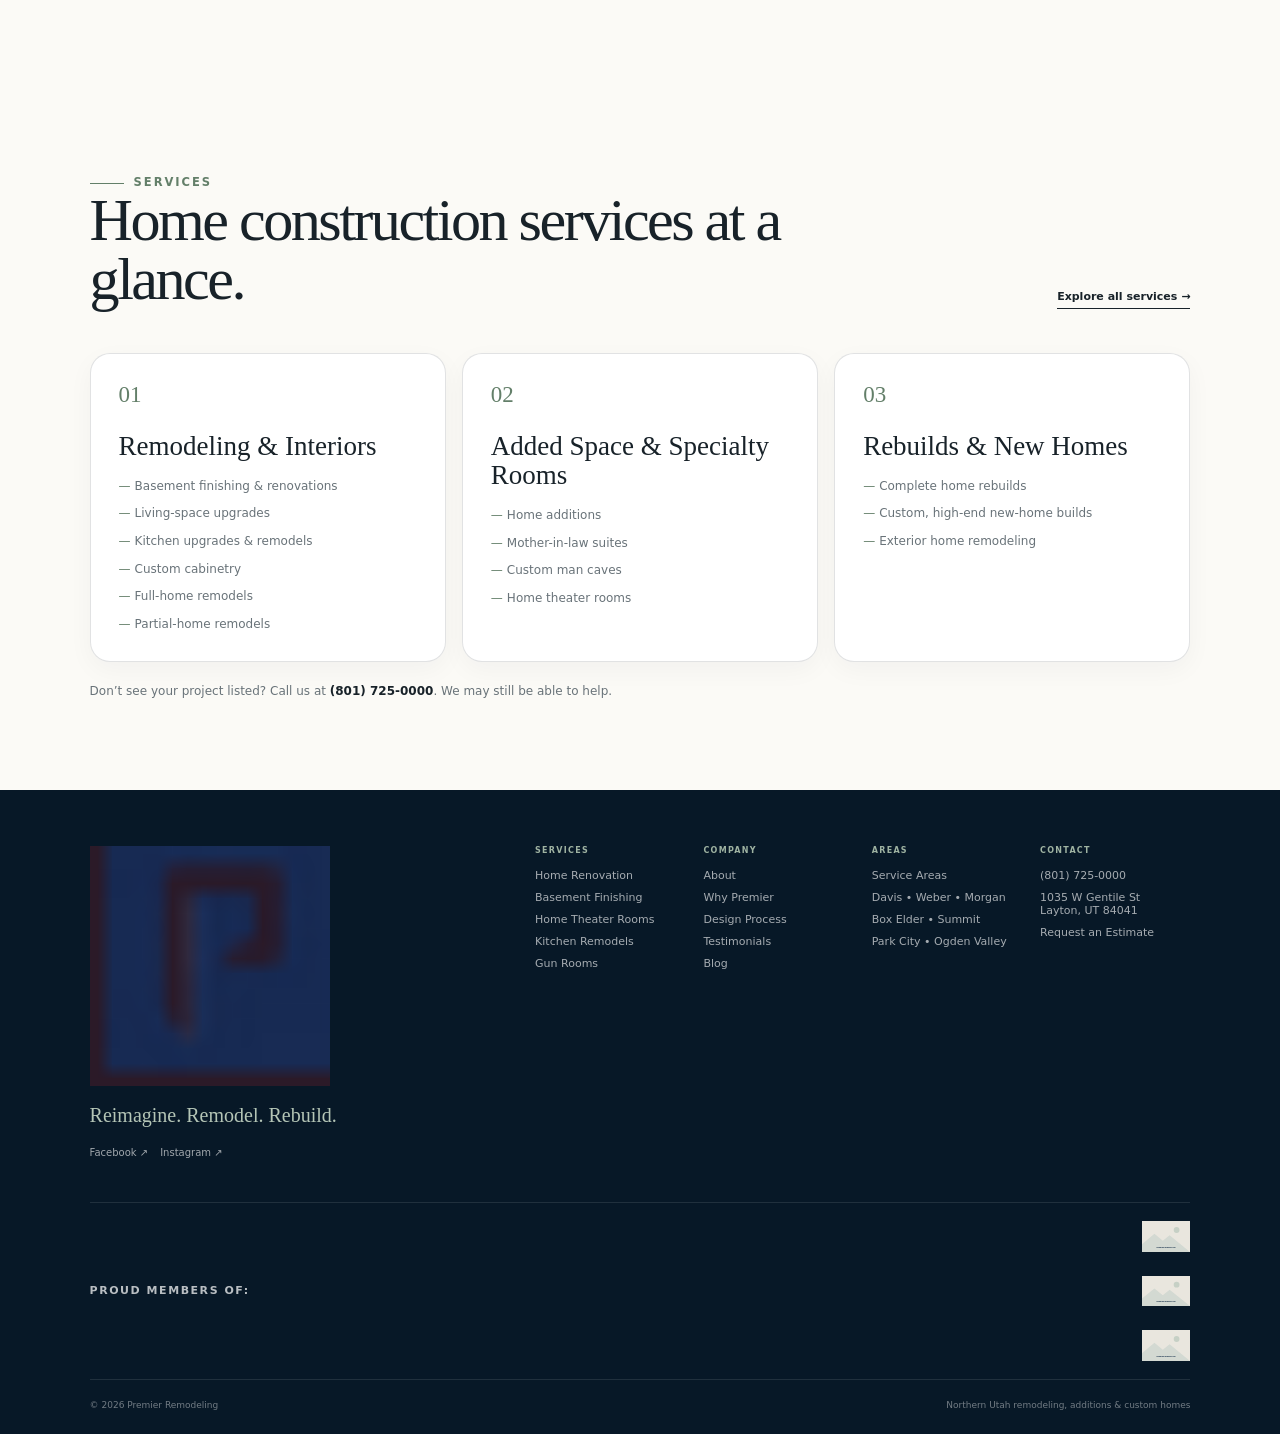
<file: contact.html>
<!DOCTYPE html>

<html lang="en"><head><meta charset="utf-8"/><meta content="width=device-width,initial-scale=1" name="viewport"/><meta content="Premier Remodeling in Northern Utah." name="description"/><title>Contact | Premier Remodeling</title><link href="assets/premier-favicon.png?v=25-preview" rel="icon" type="image/png"/><link href="https://www.remodelbypremier.com" rel="preconnect"/><link href="assets/styles.css?v=25-preview" rel="stylesheet"/><link href="assets/theme.css?v=25-preview" rel="stylesheet"/></head><body><div id="progress"></div><header class="site-header inner"><div class="header-inner">
<a aria-label="Premier Remodeling home" class="brand" href="index.html"><img alt="Premier Remodeling" src="https://www.remodelbypremier.com/wp-content/uploads/2019/03/Premier-Remodeling-Logo-Header-1.png"/></a>
<nav aria-label="Primary navigation" class="primary-nav"><a href="index.html">Home</a><a href="services.html">Services</a><a href="projects.html">Projects</a><a href="process.html">Process</a><a href="areas.html">Areas</a><a href="blog.html">Blog</a><a href="about.html">About</a></nav>
<div class="header-actions"><a class="preview-dev-btn" href="developer/index.html">Developer Controls</a><a class="header-phone" href="tel:8017250000">(801) 725-0000</a><a class="btn btn-primary" href="contact.html">Request Estimate <span class="btn-arrow">→</span></a><button aria-expanded="false" aria-label="Toggle navigation" class="menu-btn"><span></span><span></span><span></span></button></div>
<nav aria-label="Mobile navigation" class="mobile-nav"><a href="index.html">Home</a><a href="services.html">Services</a><a href="projects.html">Projects</a><a href="process.html">Process</a><a href="areas.html">Areas</a><a href="blog.html">Blog</a><a href="about.html">About</a><a href="why-premier.html">Why Premier</a><a href="reviews.html">Reviews</a><a href="faq.html">FAQ</a><a class="active" href="contact.html">Contact</a><a class="preview-dev-mobile" href="developer/index.html">Developer Controls</a></nav>
</div></header><main><section class="page-hero"><div class="wrap reveal"><div class="kicker">Contact / Get Started</div><h1>More Than Your Average Contracting Company</h1><p>We combine craftsmanship, customer service, technology and a custom-tailored approach backed by more than 15 years in business.</p></div></section><section class="section"><div class="contact-alert reveal"><strong>Scheduling projects with starting budgets of $50,000 or more.</strong><p>This form is for new customer inquiries only. General business-related messages submitted through the project-inquiry form will not receive a response.</p></div><div class="contact-grid"><aside class="contact-panel reveal"><div class="kicker light">Premier Remodeling</div><h2>Tell us about your project.</h2><p>Use the form for a new remodeling or construction inquiry, or call our office directly.</p><div class="contact-details"><a class="contact-call" href="tel:8017250000">Call (801) 725-0000</a><span>1035 W Gentile St<br/>Layton, UT 84041</span><span>Serving Northern Utah and Park City</span></div><div class="contact-mini"><strong>Proven history</strong><span>15+ years in business</span><strong>National recognition</strong><span>Qualified Remodeler Top 500</span></div></aside><form class="form reveal" data-contact-form="" enctype="multipart/form-data"><div aria-hidden="true" class="contact-hp"><input autocomplete="off" name="_companyWebsite" tabindex="-1" type="text"/></div><label>Description*<textarea name="message" placeholder="Tell us about your project" required="" rows="6"></textarea></label><fieldset class="job-types"><legend>Job Type — select all that apply*</legend><label class="check"><input name="jobType" type="checkbox" value="Full Remodel"/><span>Full Remodel</span></label><label class="check"><input name="jobType" type="checkbox" value="Addition"/><span>Addition</span></label><label class="check"><input name="jobType" type="checkbox" value="Basement"/><span>Basement</span></label><label class="check"><input name="jobType" type="checkbox" value="Bathroom"/><span>Bathroom</span></label><label class="check"><input name="jobType" type="checkbox" value="Kitchen"/><span>Kitchen</span></label><label class="check"><input name="jobType" type="checkbox" value="Garage"/><span>Garage</span></label><label class="check"><input name="jobType" type="checkbox" value="Home Exterior"/><span>Home Exterior</span></label><label class="check"><input name="jobType" type="checkbox" value="Covered Deck/Patio"/><span>Covered Deck/Patio</span></label><label class="check"><input name="jobType" type="checkbox" value="Roof"/><span>Roof</span></label><label class="check"><input name="jobType" type="checkbox" value="Deck"/><span>Deck</span></label><label class="check"><input name="jobType" type="checkbox" value="Restoration"/><span>Restoration</span></label><label class="check"><input name="jobType" type="checkbox" value="New Construction"/><span>New Construction</span></label></fieldset><div class="form-row"><label>First name*<input name="firstName" required=""/></label><label>Last name*<input name="lastName" required=""/></label></div><label>Email*<input name="email" required="" type="email"/></label><label>Phone*<input name="phone" required="" type="tel"/></label><label>Full Address — include city &amp; ZIP*<input name="address" required=""/></label><label>Year Built*<input inputmode="numeric" name="yearBuilt" required=""/></label><label>Files &amp; Photos<input accept="image/*,.pdf,.doc,.docx" multiple="" name="files" type="file"/><small>Please upload any plans, drawings or pictures you would like Premier to have. Up to 8 files, 12 MB each, 25 MB combined.</small></label><button class="btn btn-dark" type="submit">Submit Inquiry <span class="btn-arrow">→</span></button><div class="form-status" role="status"></div><p class="form-helper">Your inquiry will be sent through this website.</p></form></div></section><section class="section service-overview-clean"><div class="section-head reveal"><div><div class="kicker">Services</div><h2 class="display">Home construction services at a glance.</h2></div><a class="text-link" href="services.html">Explore all services →</a></div><div class="service-overview-groups"><article class="service-overview-card reveal"><span>01</span><h3>Remodeling &amp; Interiors</h3><ul><li>Basement finishing &amp; renovations</li><li>Living-space upgrades</li><li>Kitchen upgrades &amp; remodels</li><li>Custom cabinetry</li><li>Full-home remodels</li><li>Partial-home remodels</li></ul></article><article class="service-overview-card reveal"><span>02</span><h3>Added Space &amp; Specialty Rooms</h3><ul><li>Home additions</li><li>Mother-in-law suites</li><li>Custom man caves</li><li>Home theater rooms</li></ul></article><article class="service-overview-card reveal"><span>03</span><h3>Rebuilds &amp; New Homes</h3><ul><li>Complete home rebuilds</li><li>Custom, high-end new-home builds</li><li>Exterior home remodeling</li></ul></article></div><p class="service-overview-note reveal">Don’t see your project listed? Call us at <a href="tel:8017250000">(801) 725-0000</a>. We may still be able to help.</p></section></main><footer><div class="footer-grid"><div class="footer-brand"><img alt="Premier Remodeling" class="footer-official-logo" src="https://www.remodelbypremier.com/wp-content/uploads/2019/03/Premier-Remodeling-Footer-Logo-286x300.png"/><p>Reimagine. Remodel. Rebuild.</p><div class="social-links"><a href="https://www.facebook.com/premierremodel/" rel="noopener" target="_blank">Facebook ↗</a><a href="https://www.instagram.com/premierremodeling/" rel="noopener" target="_blank">Instagram ↗</a></div></div><div class="footer-links">
<div><strong>Services</strong><a href="services.html#renovation">Home Renovation</a><a href="services.html#basements">Basement Finishing</a><a href="services.html#theater">Home Theater Rooms</a><a href="services.html#kitchens">Kitchen Remodels</a><a href="services.html#gunrooms">Gun Rooms</a></div>
<div><strong>Company</strong><a href="about.html">About</a><a href="why-premier.html">Why Premier</a><a href="process.html">Design Process</a><a href="reviews.html">Testimonials</a><a href="blog.html">Blog</a></div>
<div><strong>Areas</strong><a href="areas.html">Service Areas</a><span>Davis • Weber • Morgan</span><span>Box Elder • Summit</span><span>Park City • Ogden Valley</span></div>
<div><strong>Contact</strong><a href="tel:8017250000">(801) 725-0000</a><span>1035 W Gentile St<br/>Layton, UT 84041</span><a href="contact.html">Request an Estimate</a></div>
</div></div><div class="footer-credentials"><strong>Proud Members Of:</strong><div class="footer-member-logos"><img alt="Ogden-Weber Chamber of Commerce" decoding="async" loading="lazy" src="https://www.remodelbypremier.com/wp-content/uploads/2019/03/ogden-weber-utah-chamber-of-commerce-logo.png"/><img alt="National Association of Home Builders" decoding="async" loading="lazy" src="https://www.remodelbypremier.com/wp-content/uploads/2019/03/nahb_logo.png"/><img alt="Qualified Remodeler Top 500 2018" decoding="async" loading="lazy" src="https://www.remodelbypremier.com/wp-content/uploads/2019/04/top-500-remodelers-2018_opt.jpg"/></div></div><div class="footer-bottom"><span>© 2026 Premier Remodeling</span><span>Northern Utah remodeling, additions &amp; custom homes</span></div></footer><script src="assets/config.js?v=25-preview"></script><script src="assets/preview-runtime.js?v=25"></script><script src="assets/site.js?v=25-preview"></script></body></html>
</file>
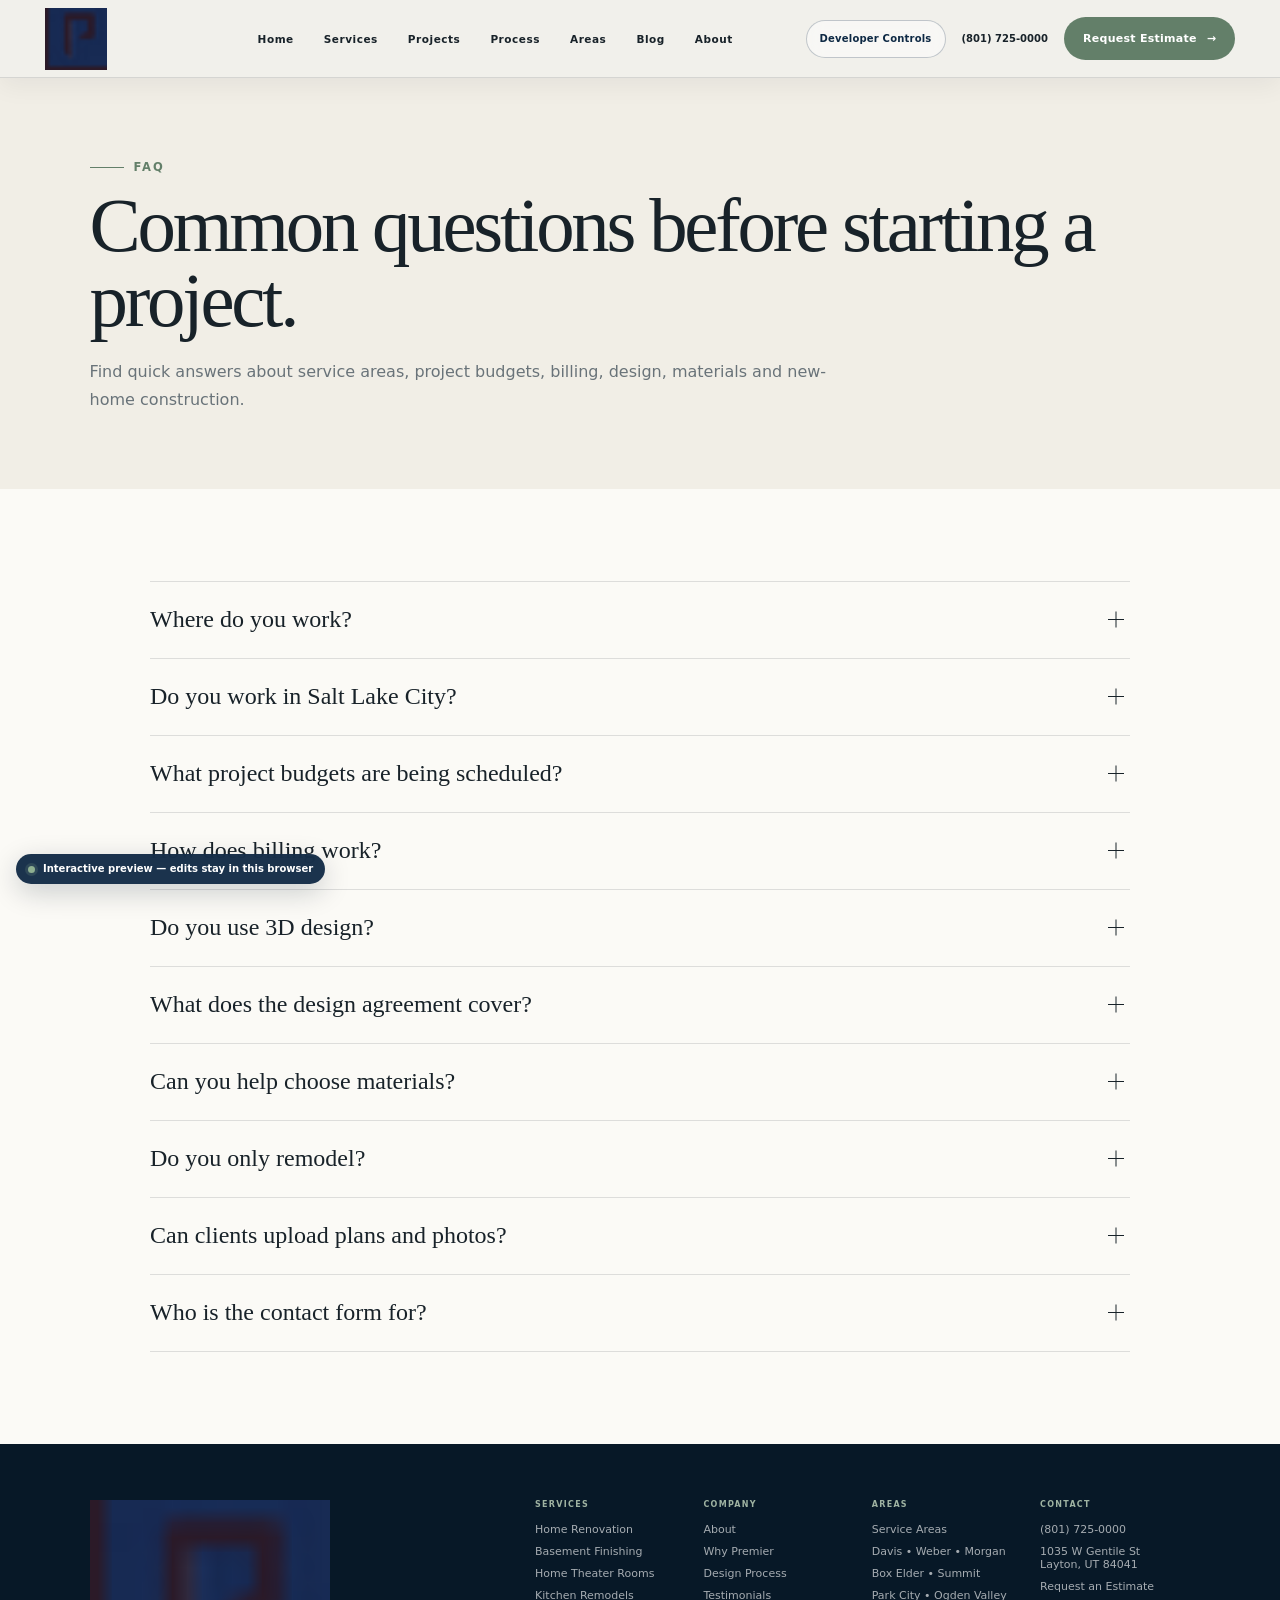
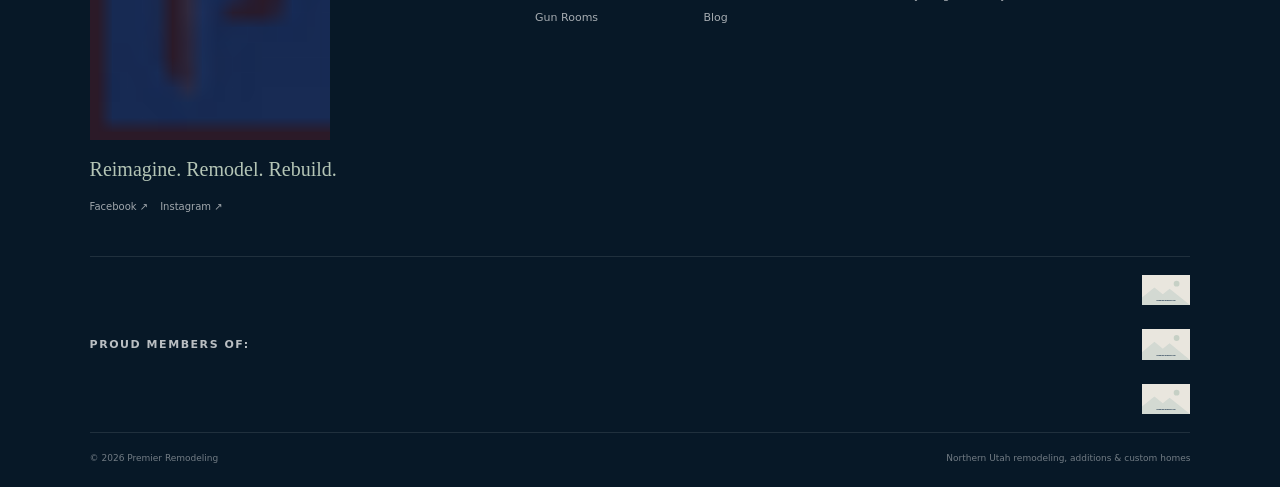
<file: faq.html>
<!DOCTYPE html>

<html lang="en"><head><meta charset="utf-8"/><meta content="width=device-width,initial-scale=1" name="viewport"/><meta content="Premier Remodeling in Northern Utah." name="description"/><title>FAQ | Premier Remodeling</title><link href="assets/premier-favicon.png?v=25-preview" rel="icon" type="image/png"/><link href="https://www.remodelbypremier.com" rel="preconnect"/><link href="assets/styles.css?v=25-preview" rel="stylesheet"/><link href="assets/theme.css?v=25-preview" rel="stylesheet"/></head><body><div id="progress"></div><header class="site-header inner"><div class="header-inner">
<a aria-label="Premier Remodeling home" class="brand" href="index.html"><img alt="Premier Remodeling" src="https://www.remodelbypremier.com/wp-content/uploads/2019/03/Premier-Remodeling-Logo-Header-1.png"/></a>
<nav aria-label="Primary navigation" class="primary-nav"><a href="index.html">Home</a><a href="services.html">Services</a><a href="projects.html">Projects</a><a href="process.html">Process</a><a href="areas.html">Areas</a><a href="blog.html">Blog</a><a href="about.html">About</a></nav>
<div class="header-actions"><a class="preview-dev-btn" href="developer/index.html">Developer Controls</a><a class="header-phone" href="tel:8017250000">(801) 725-0000</a><a class="btn btn-primary" href="contact.html">Request Estimate <span class="btn-arrow">→</span></a><button aria-expanded="false" aria-label="Toggle navigation" class="menu-btn"><span></span><span></span><span></span></button></div>
<nav aria-label="Mobile navigation" class="mobile-nav"><a href="index.html">Home</a><a href="services.html">Services</a><a href="projects.html">Projects</a><a href="process.html">Process</a><a href="areas.html">Areas</a><a href="blog.html">Blog</a><a href="about.html">About</a><a href="why-premier.html">Why Premier</a><a href="reviews.html">Reviews</a><a class="active" href="faq.html">FAQ</a><a href="contact.html">Contact</a><a class="preview-dev-mobile" href="developer/index.html">Developer Controls</a></nav>
</div></header><main><section class="page-hero"><div class="wrap reveal"><div class="kicker">FAQ</div><h1>Common questions before starting a project.</h1><p>Find quick answers about service areas, project budgets, billing, design, materials and new-home construction.</p></div></section><section class="section"><div class="faq-list reveal"><article class="faq-item"><button aria-expanded="false" class="faq-question"><strong>Where do you work?</strong><span class="faq-icon"></span></button><div class="faq-answer"><div><p>We serve Davis, Weber, Morgan, Box Elder and Summit counties, with service in communities including Layton, Bountiful, Farmington, Fruit Heights, Kaysville, North Salt Lake, Eden, Huntsville, Morgan and Park City. Additional nearby communities are also served.</p></div></div></article><article class="faq-item"><button aria-expanded="false" class="faq-question"><strong>Do you work in Salt Lake City?</strong><span class="faq-icon"></span></button><div class="faq-answer"><div><p>We travel to Park City, but because of time and travel restrictions, we do not currently offer services in Salt Lake City itself.</p></div></div></article><article class="faq-item"><button aria-expanded="false" class="faq-question"><strong>What project budgets are being scheduled?</strong><span class="faq-icon"></span></button><div class="faq-answer"><div><p>We are scheduling projects with starting budgets of $50,000 or more.</p></div></div></article><article class="faq-item"><button aria-expanded="false" class="faq-question"><strong>How does billing work?</strong><span class="faq-icon"></span></button><div class="faq-answer"><div><p>We are a debt-free company and bill monthly for work already completed rather than requiring a 50% construction down payment.</p></div></div></article><article class="faq-item"><button aria-expanded="false" class="faq-question"><strong>Do you use 3D design?</strong><span class="faq-icon"></span></button><div class="faq-answer"><div><p>Yes. We use digital 3D software for design visualization and collaboration.</p></div></div></article><article class="faq-item"><button aria-expanded="false" class="faq-question"><strong>What does the design agreement cover?</strong><span class="faq-icon"></span></button><div class="faq-answer"><div><p>The design process can include detailed plans, engineering when required, scope development, permit-related visits and material selections.</p></div></div></article><article class="faq-item"><button aria-expanded="false" class="faq-question"><strong>Can you help choose materials?</strong><span class="faq-icon"></span></button><div class="faq-answer"><div><p>Yes. Product selection can include carpet, flooring, lighting, fixtures, cabinets and countertops, with a design studio and additional supplier options.</p></div></div></article><article class="faq-item"><button aria-expanded="false" class="faq-question"><strong>Do you only remodel?</strong><span class="faq-icon"></span></button><div class="faq-answer"><div><p>No. We also offer high-end custom new-home construction, additions and exterior remodeling.</p></div></div></article><article class="faq-item"><button aria-expanded="false" class="faq-question"><strong>Can clients upload plans and photos?</strong><span class="faq-icon"></span></button><div class="faq-answer"><div><p>Yes. The project-inquiry form includes file and photo uploads for plans, drawings and project pictures.</p></div></div></article><article class="faq-item"><button aria-expanded="false" class="faq-question"><strong>Who is the contact form for?</strong><span class="faq-icon"></span></button><div class="faq-answer"><div><p>The project form is for new customer inquiries only. General business-related messages submitted through it will not receive a response.</p></div></div></article></div></section></main><footer><div class="footer-grid"><div class="footer-brand"><img alt="Premier Remodeling" class="footer-official-logo" src="https://www.remodelbypremier.com/wp-content/uploads/2019/03/Premier-Remodeling-Footer-Logo-286x300.png"/><p>Reimagine. Remodel. Rebuild.</p><div class="social-links"><a href="https://www.facebook.com/premierremodel/" rel="noopener" target="_blank">Facebook ↗</a><a href="https://www.instagram.com/premierremodeling/" rel="noopener" target="_blank">Instagram ↗</a></div></div><div class="footer-links">
<div><strong>Services</strong><a href="services.html#renovation">Home Renovation</a><a href="services.html#basements">Basement Finishing</a><a href="services.html#theater">Home Theater Rooms</a><a href="services.html#kitchens">Kitchen Remodels</a><a href="services.html#gunrooms">Gun Rooms</a></div>
<div><strong>Company</strong><a href="about.html">About</a><a href="why-premier.html">Why Premier</a><a href="process.html">Design Process</a><a href="reviews.html">Testimonials</a><a href="blog.html">Blog</a></div>
<div><strong>Areas</strong><a href="areas.html">Service Areas</a><span>Davis • Weber • Morgan</span><span>Box Elder • Summit</span><span>Park City • Ogden Valley</span></div>
<div><strong>Contact</strong><a href="tel:8017250000">(801) 725-0000</a><span>1035 W Gentile St<br/>Layton, UT 84041</span><a href="contact.html">Request an Estimate</a></div>
</div></div><div class="footer-credentials"><strong>Proud Members Of:</strong><div class="footer-member-logos"><img alt="Ogden-Weber Chamber of Commerce" decoding="async" loading="lazy" src="https://www.remodelbypremier.com/wp-content/uploads/2019/03/ogden-weber-utah-chamber-of-commerce-logo.png"/><img alt="National Association of Home Builders" decoding="async" loading="lazy" src="https://www.remodelbypremier.com/wp-content/uploads/2019/03/nahb_logo.png"/><img alt="Qualified Remodeler Top 500 2018" decoding="async" loading="lazy" src="https://www.remodelbypremier.com/wp-content/uploads/2019/04/top-500-remodelers-2018_opt.jpg"/></div></div><div class="footer-bottom"><span>© 2026 Premier Remodeling</span><span>Northern Utah remodeling, additions &amp; custom homes</span></div></footer><script src="assets/config.js?v=25-preview"></script><script src="assets/preview-runtime.js?v=25"></script><script src="assets/site.js?v=25-preview"></script></body></html>
</file>
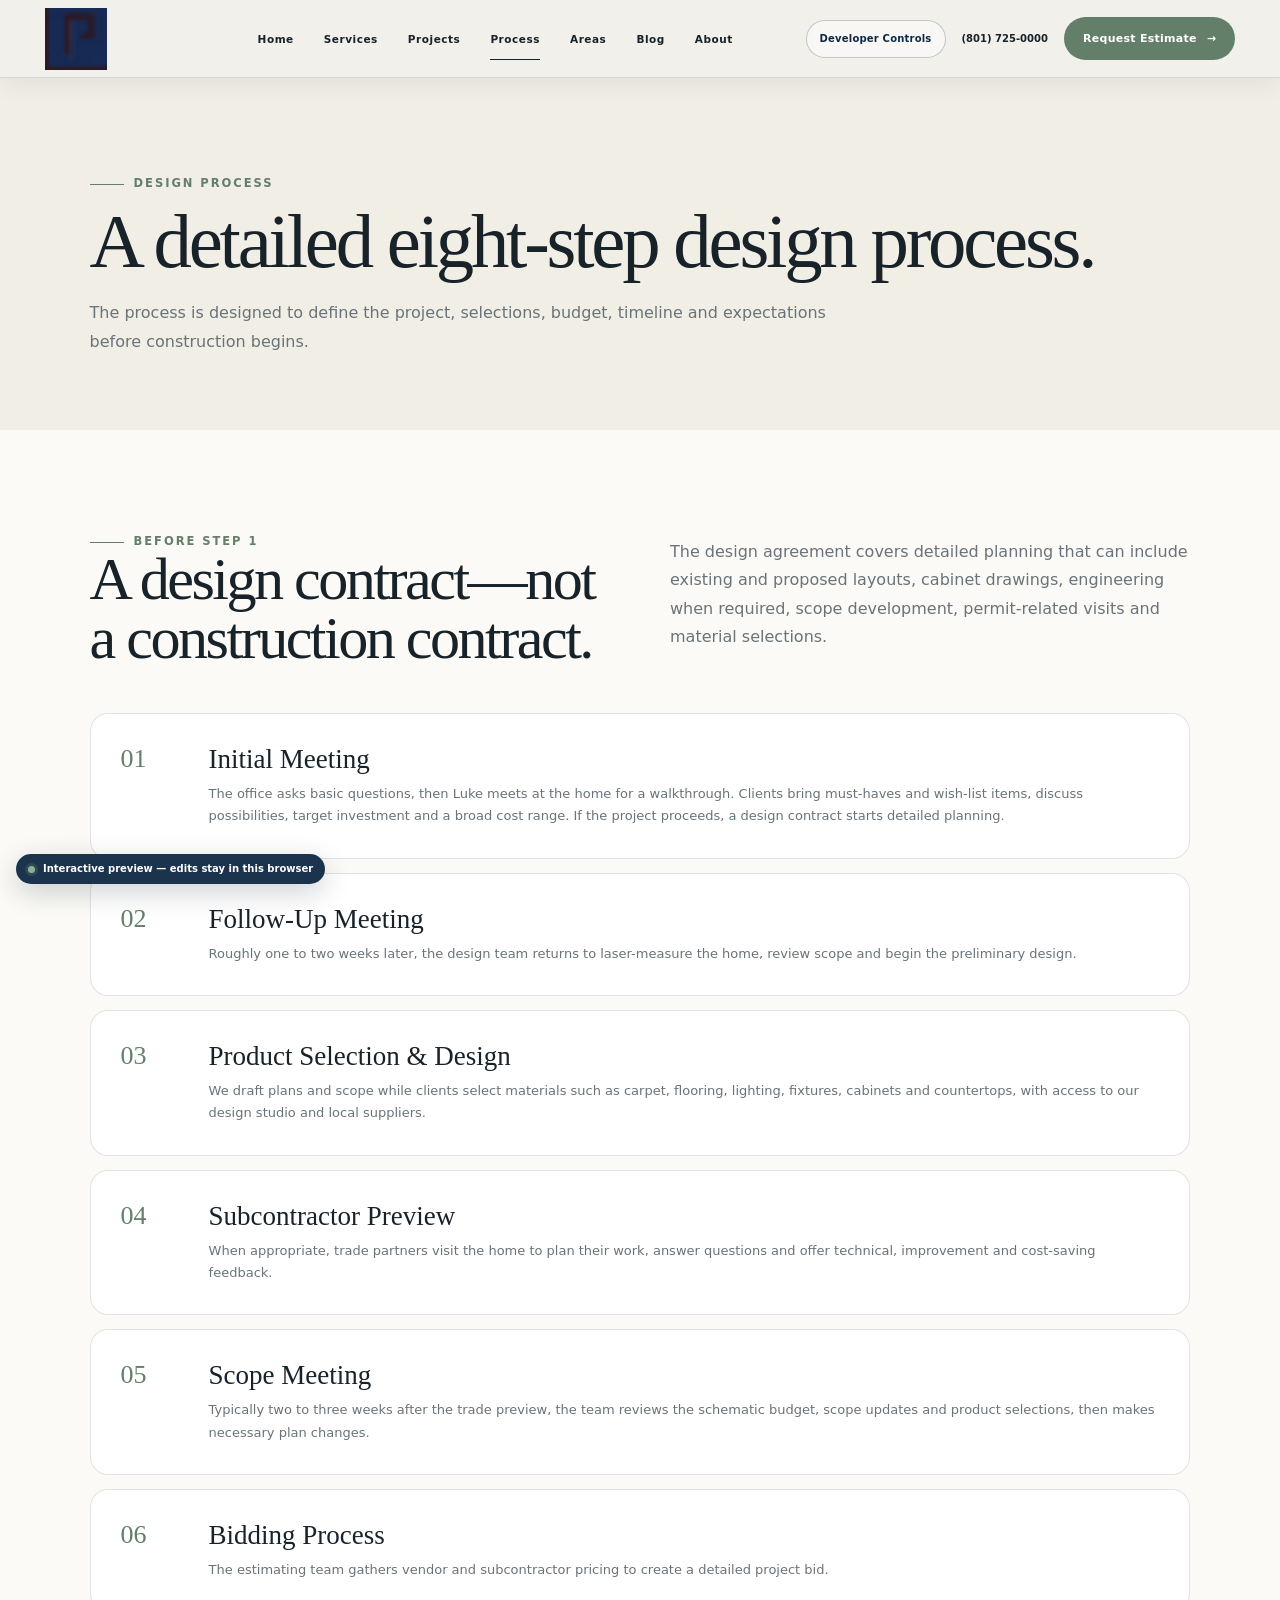
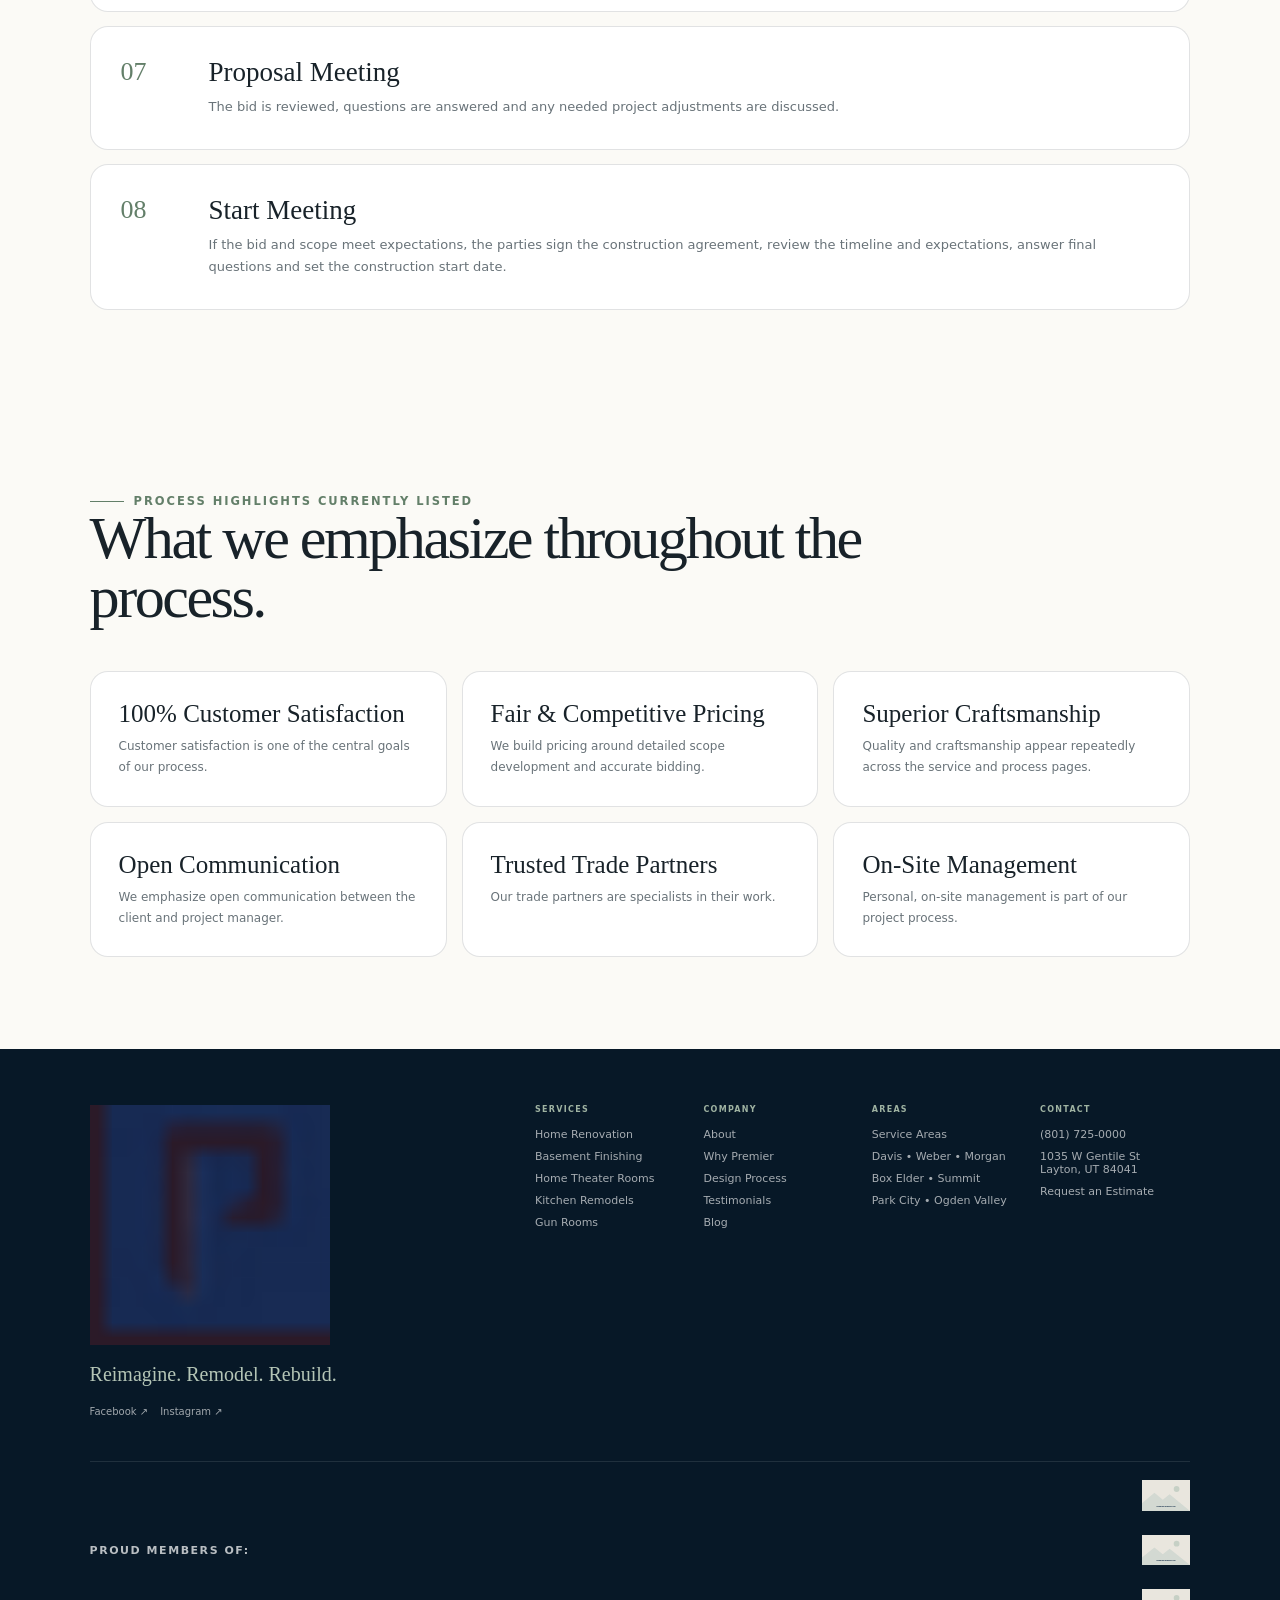
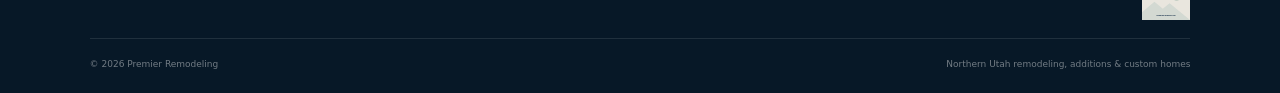
<file: process.html>
<!DOCTYPE html>

<html lang="en"><head><meta charset="utf-8"/><meta content="width=device-width,initial-scale=1" name="viewport"/><meta content="Premier Remodeling in Northern Utah." name="description"/><title>Design Process | Premier Remodeling</title><link href="assets/premier-favicon.png?v=25-preview" rel="icon" type="image/png"/><link href="https://www.remodelbypremier.com" rel="preconnect"/><link href="assets/styles.css?v=25-preview" rel="stylesheet"/><link href="assets/theme.css?v=25-preview" rel="stylesheet"/></head><body><div id="progress"></div><header class="site-header inner"><div class="header-inner">
<a aria-label="Premier Remodeling home" class="brand" href="index.html"><img alt="Premier Remodeling" src="https://www.remodelbypremier.com/wp-content/uploads/2019/03/Premier-Remodeling-Logo-Header-1.png"/></a>
<nav aria-label="Primary navigation" class="primary-nav"><a href="index.html">Home</a><a href="services.html">Services</a><a href="projects.html">Projects</a><a class="active" href="process.html">Process</a><a href="areas.html">Areas</a><a href="blog.html">Blog</a><a href="about.html">About</a></nav>
<div class="header-actions"><a class="preview-dev-btn" href="developer/index.html">Developer Controls</a><a class="header-phone" href="tel:8017250000">(801) 725-0000</a><a class="btn btn-primary" href="contact.html">Request Estimate <span class="btn-arrow">→</span></a><button aria-expanded="false" aria-label="Toggle navigation" class="menu-btn"><span></span><span></span><span></span></button></div>
<nav aria-label="Mobile navigation" class="mobile-nav"><a href="index.html">Home</a><a href="services.html">Services</a><a href="projects.html">Projects</a><a class="active" href="process.html">Process</a><a href="areas.html">Areas</a><a href="blog.html">Blog</a><a href="about.html">About</a><a href="why-premier.html">Why Premier</a><a href="reviews.html">Reviews</a><a href="faq.html">FAQ</a><a href="contact.html">Contact</a><a class="preview-dev-mobile" href="developer/index.html">Developer Controls</a></nav>
</div></header><main><section class="page-hero"><div class="wrap reveal"><div class="kicker">Design Process</div><h1>A detailed eight-step design process.</h1><p>The process is designed to define the project, selections, budget, timeline and expectations before construction begins.</p></div></section><section class="section"><div class="process-intro-grid"><div class="reveal"><div class="kicker">Before Step 1</div><h2 class="display">A design contract—not a construction contract.</h2></div><div class="reveal"><p class="muted">The design agreement covers detailed planning that can include existing and proposed layouts, cabinet drawings, engineering when required, scope development, permit-related visits and material selections.</p></div></div><div class="timeline"><article class="reveal"><div><h3>Initial Meeting</h3><p>The office asks basic questions, then Luke meets at the home for a walkthrough. Clients bring must-haves and wish-list items, discuss possibilities, target investment and a broad cost range. If the project proceeds, a design contract starts detailed planning.</p></div></article><article class="reveal"><div><h3>Follow-Up Meeting</h3><p>Roughly one to two weeks later, the design team returns to laser-measure the home, review scope and begin the preliminary design.</p></div></article><article class="reveal"><div><h3>Product Selection &amp; Design</h3><p>We draft plans and scope while clients select materials such as carpet, flooring, lighting, fixtures, cabinets and countertops, with access to our design studio and local suppliers.</p></div></article><article class="reveal"><div><h3>Subcontractor Preview</h3><p>When appropriate, trade partners visit the home to plan their work, answer questions and offer technical, improvement and cost-saving feedback.</p></div></article><article class="reveal"><div><h3>Scope Meeting</h3><p>Typically two to three weeks after the trade preview, the team reviews the schematic budget, scope updates and product selections, then makes necessary plan changes.</p></div></article><article class="reveal"><div><h3>Bidding Process</h3><p>The estimating team gathers vendor and subcontractor pricing to create a detailed project bid.</p></div></article><article class="reveal"><div><h3>Proposal Meeting</h3><p>The bid is reviewed, questions are answered and any needed project adjustments are discussed.</p></div></article><article class="reveal"><div><h3>Start Meeting</h3><p>If the bid and scope meet expectations, the parties sign the construction agreement, review the timeline and expectations, answer final questions and set the construction start date.</p></div></article></div></section><section class="section"><div class="section-head reveal"><div><div class="kicker">Process highlights currently listed</div><h2 class="display">What we emphasize throughout the process.</h2></div></div><div class="value-grid"><article class="value-card reveal"><h3>100% Customer Satisfaction</h3><p>Customer satisfaction is one of the central goals of our process.</p></article><article class="value-card reveal"><h3>Fair &amp; Competitive Pricing</h3><p>We build pricing around detailed scope development and accurate bidding.</p></article><article class="value-card reveal"><h3>Superior Craftsmanship</h3><p>Quality and craftsmanship appear repeatedly across the service and process pages.</p></article><article class="value-card reveal"><h3>Open Communication</h3><p>We emphasize open communication between the client and project manager.</p></article><article class="value-card reveal"><h3>Trusted Trade Partners</h3><p>Our trade partners are specialists in their work.</p></article><article class="value-card reveal"><h3>On-Site Management</h3><p>Personal, on-site management is part of our project process.</p></article></div></section></main><footer><div class="footer-grid"><div class="footer-brand"><img alt="Premier Remodeling" class="footer-official-logo" src="https://www.remodelbypremier.com/wp-content/uploads/2019/03/Premier-Remodeling-Footer-Logo-286x300.png"/><p>Reimagine. Remodel. Rebuild.</p><div class="social-links"><a href="https://www.facebook.com/premierremodel/" rel="noopener" target="_blank">Facebook ↗</a><a href="https://www.instagram.com/premierremodeling/" rel="noopener" target="_blank">Instagram ↗</a></div></div><div class="footer-links">
<div><strong>Services</strong><a href="services.html#renovation">Home Renovation</a><a href="services.html#basements">Basement Finishing</a><a href="services.html#theater">Home Theater Rooms</a><a href="services.html#kitchens">Kitchen Remodels</a><a href="services.html#gunrooms">Gun Rooms</a></div>
<div><strong>Company</strong><a href="about.html">About</a><a href="why-premier.html">Why Premier</a><a href="process.html">Design Process</a><a href="reviews.html">Testimonials</a><a href="blog.html">Blog</a></div>
<div><strong>Areas</strong><a href="areas.html">Service Areas</a><span>Davis • Weber • Morgan</span><span>Box Elder • Summit</span><span>Park City • Ogden Valley</span></div>
<div><strong>Contact</strong><a href="tel:8017250000">(801) 725-0000</a><span>1035 W Gentile St<br/>Layton, UT 84041</span><a href="contact.html">Request an Estimate</a></div>
</div></div><div class="footer-credentials"><strong>Proud Members Of:</strong><div class="footer-member-logos"><img alt="Ogden-Weber Chamber of Commerce" decoding="async" loading="lazy" src="https://www.remodelbypremier.com/wp-content/uploads/2019/03/ogden-weber-utah-chamber-of-commerce-logo.png"/><img alt="National Association of Home Builders" decoding="async" loading="lazy" src="https://www.remodelbypremier.com/wp-content/uploads/2019/03/nahb_logo.png"/><img alt="Qualified Remodeler Top 500 2018" decoding="async" loading="lazy" src="https://www.remodelbypremier.com/wp-content/uploads/2019/04/top-500-remodelers-2018_opt.jpg"/></div></div><div class="footer-bottom"><span>© 2026 Premier Remodeling</span><span>Northern Utah remodeling, additions &amp; custom homes</span></div></footer><script src="assets/config.js?v=25-preview"></script><script src="assets/preview-runtime.js?v=25"></script><script src="assets/site.js?v=25-preview"></script></body></html>
</file>
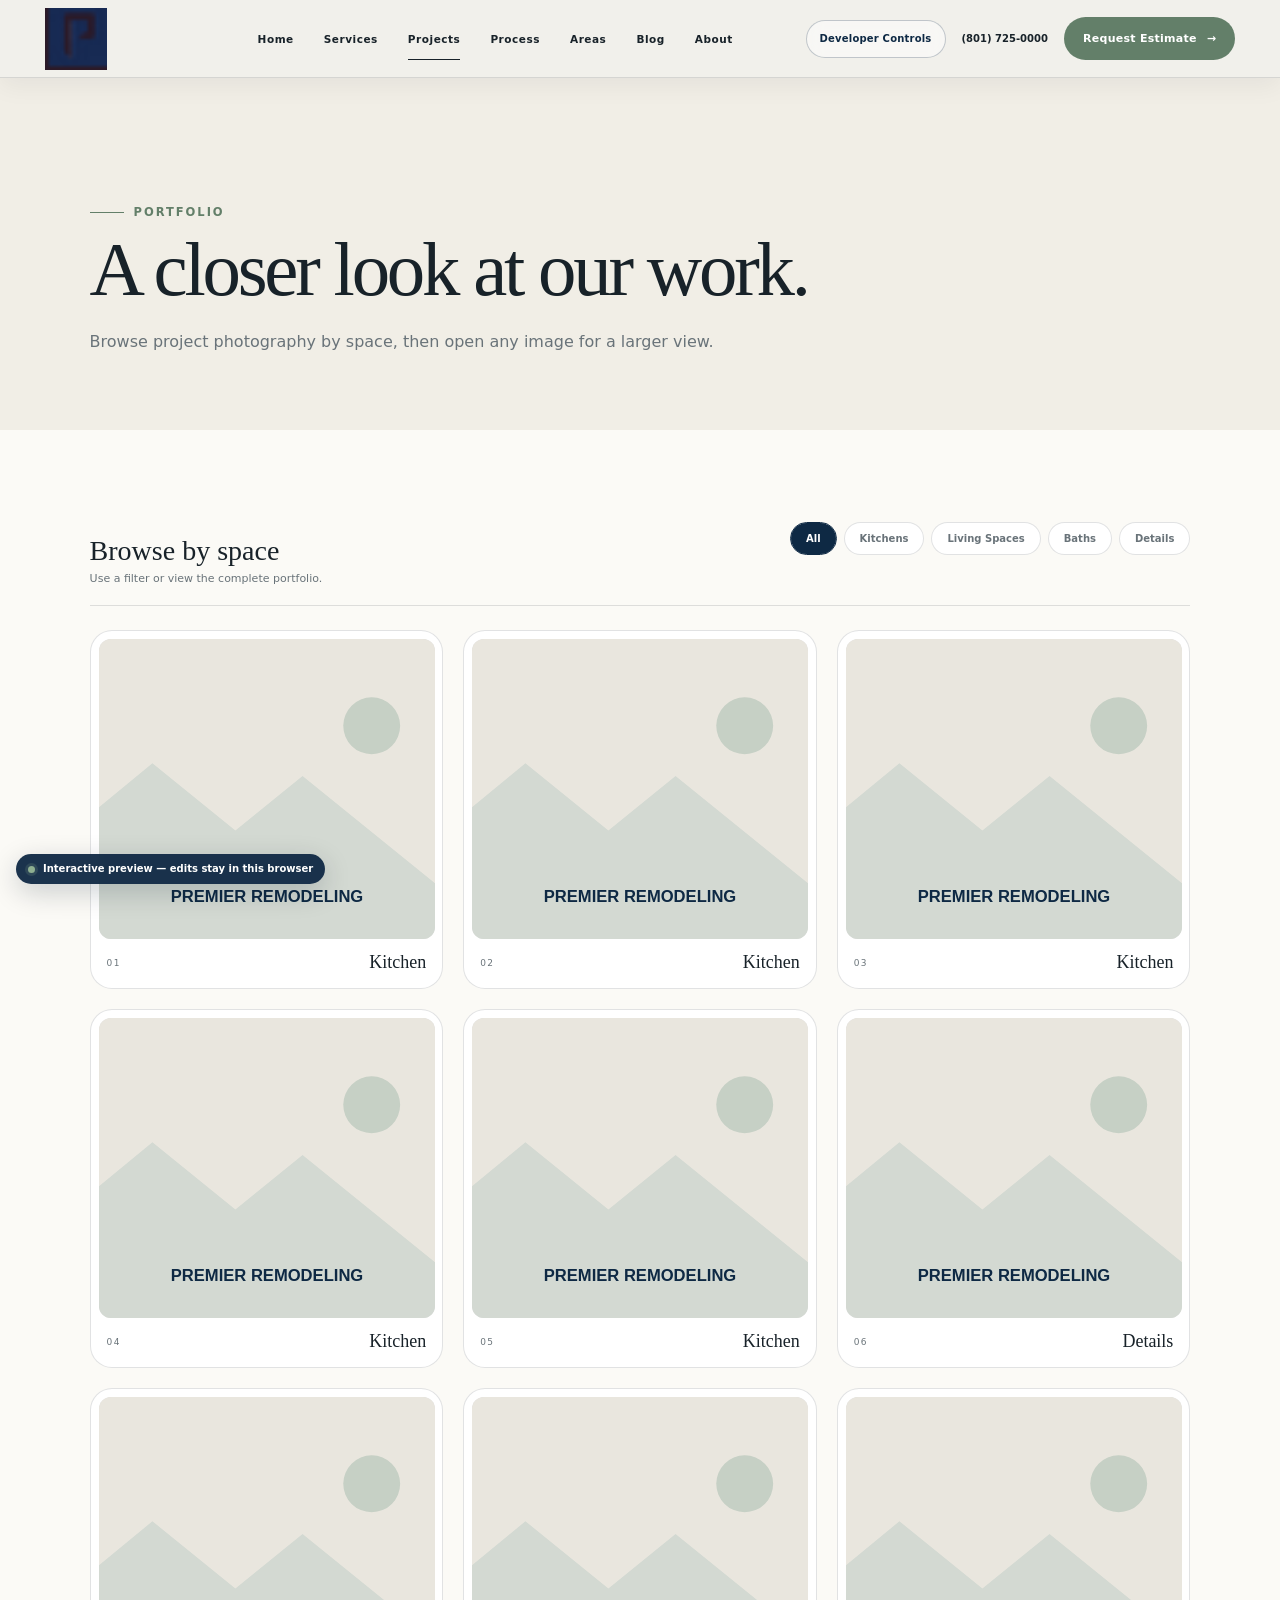
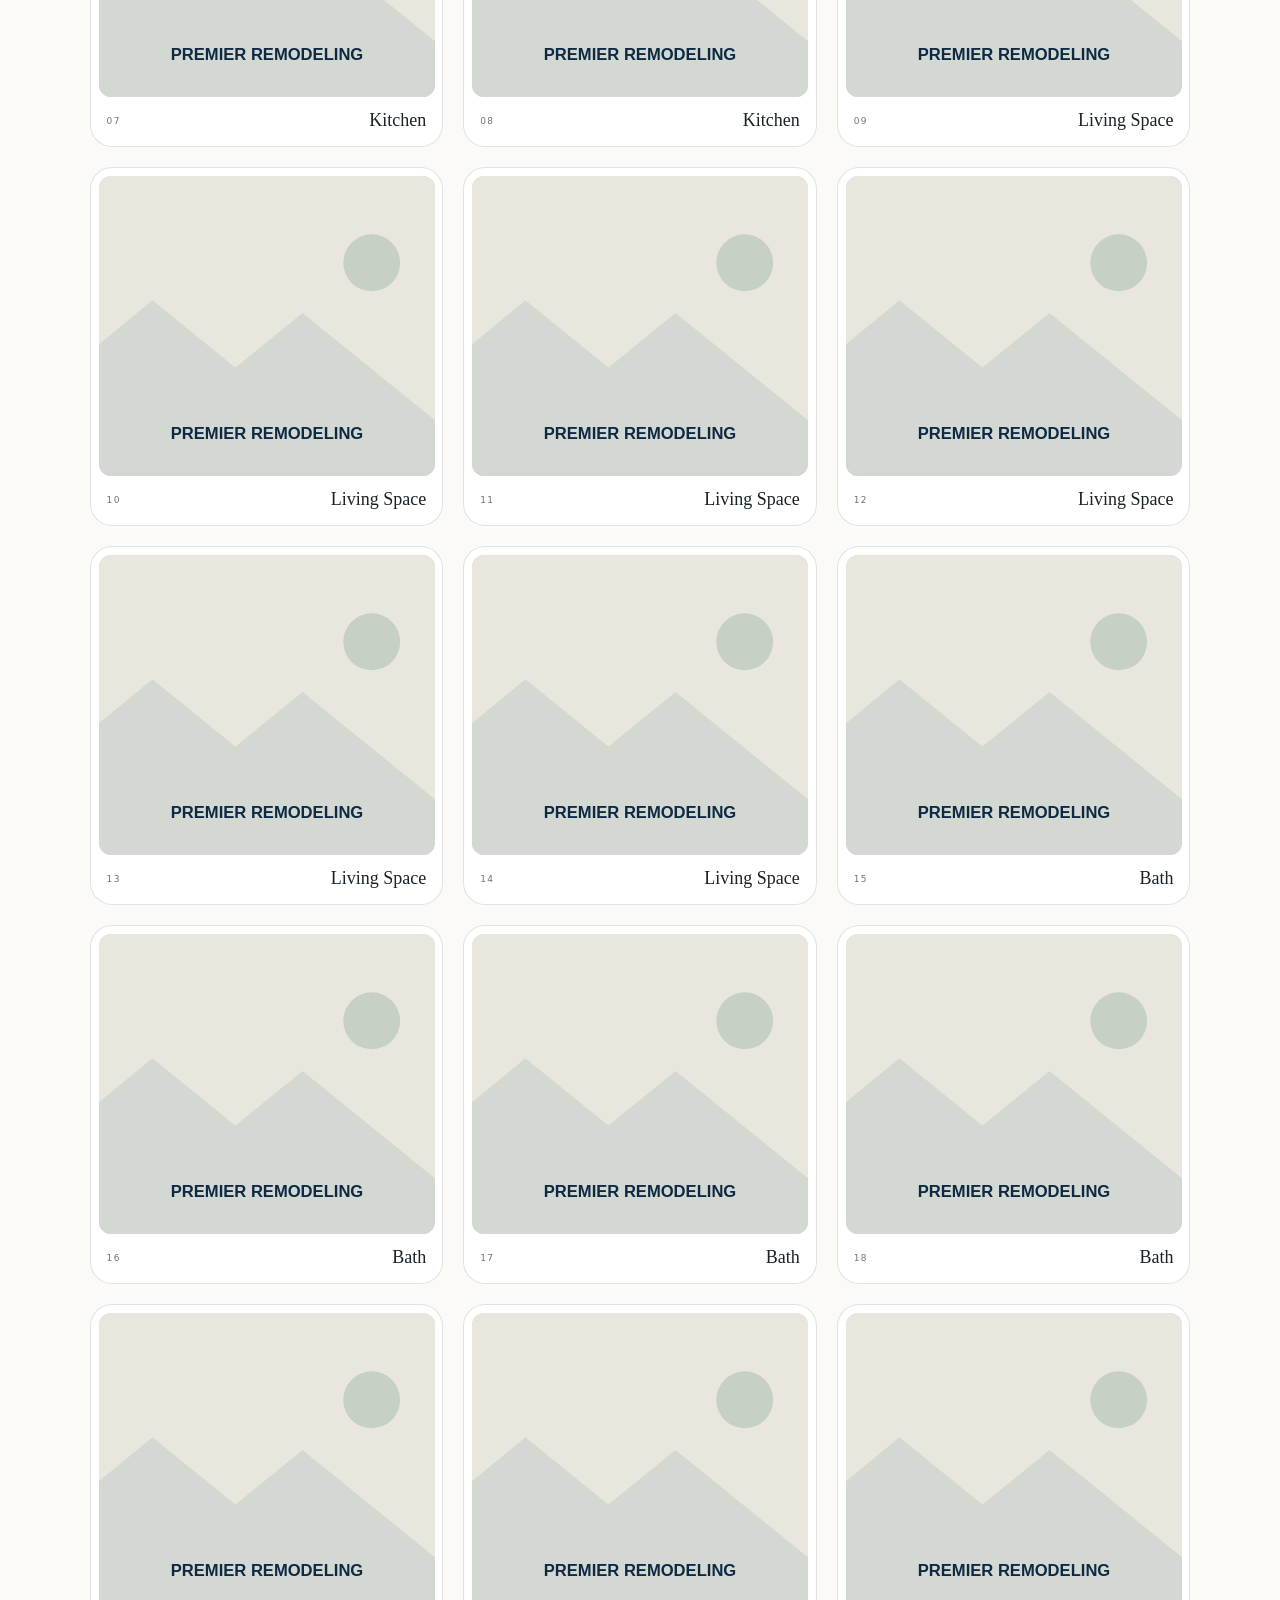
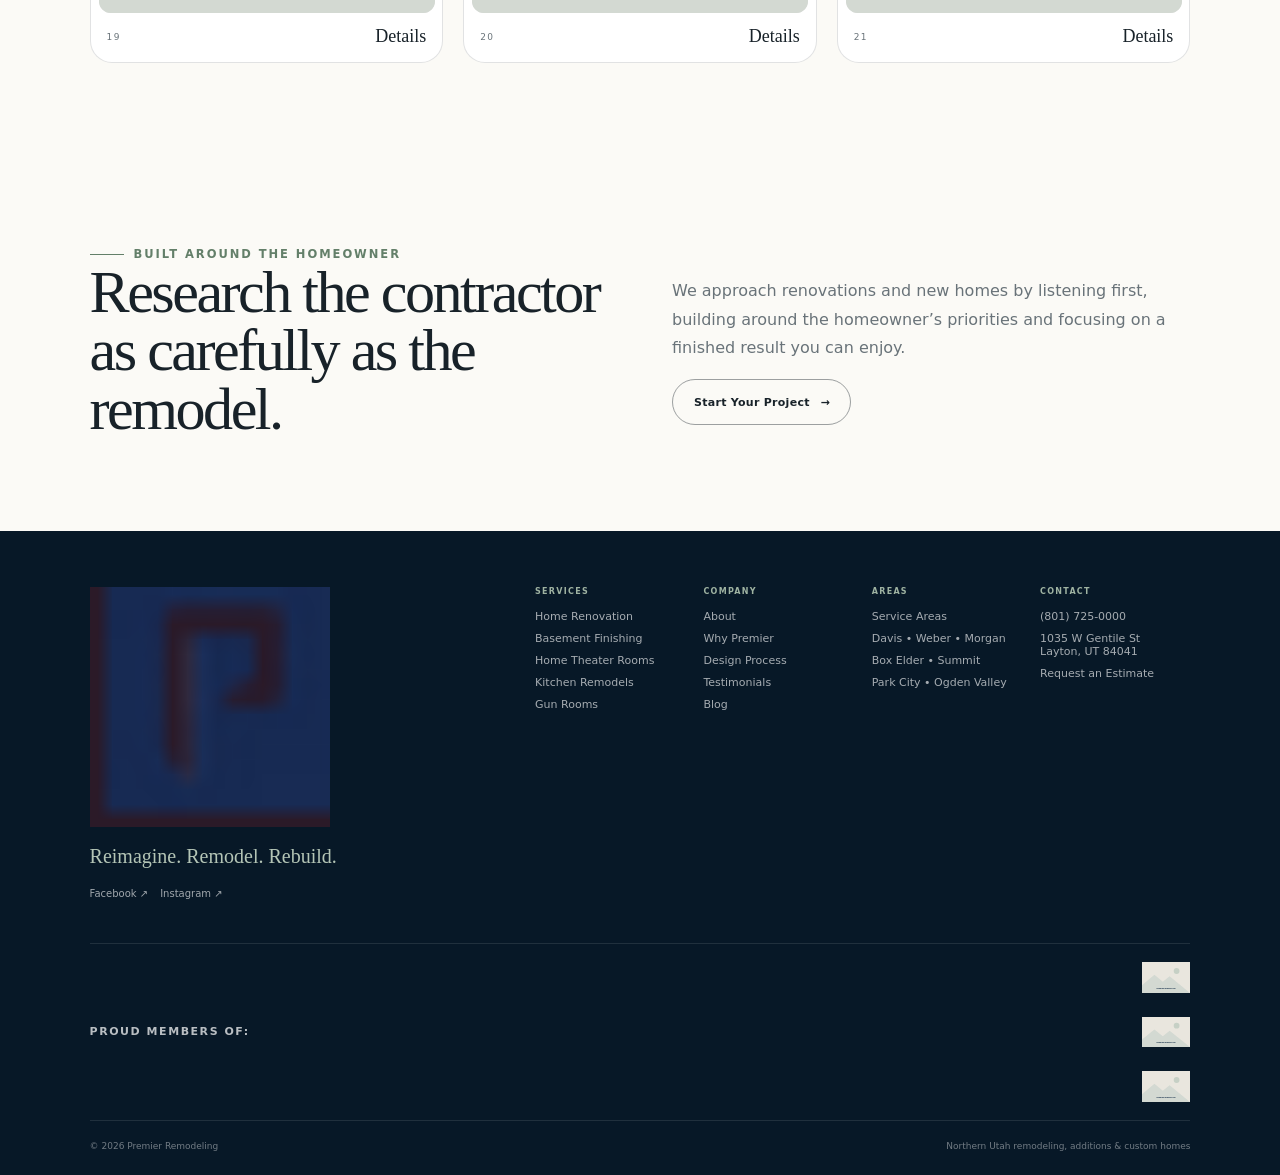
<file: projects.html>
<!DOCTYPE html>

<html lang="en"><head><meta charset="utf-8"/><meta content="width=device-width,initial-scale=1" name="viewport"/><meta content="Premier Remodeling in Northern Utah." name="description"/><title>Portfolio | Premier Remodeling</title><link href="assets/premier-favicon.png?v=25-preview" rel="icon" type="image/png"/><link href="https://www.remodelbypremier.com" rel="preconnect"/><link href="assets/styles.css?v=25-preview" rel="stylesheet"/><link href="assets/theme.css?v=25-preview" rel="stylesheet"/></head><body><div id="progress"></div><header class="site-header inner"><div class="header-inner">
<a aria-label="Premier Remodeling home" class="brand" href="index.html"><img alt="Premier Remodeling" src="https://www.remodelbypremier.com/wp-content/uploads/2019/03/Premier-Remodeling-Logo-Header-1.png"/></a>
<nav aria-label="Primary navigation" class="primary-nav"><a href="index.html">Home</a><a href="services.html">Services</a><a class="active" href="projects.html">Projects</a><a href="process.html">Process</a><a href="areas.html">Areas</a><a href="blog.html">Blog</a><a href="about.html">About</a></nav>
<div class="header-actions"><a class="preview-dev-btn" href="developer/index.html">Developer Controls</a><a class="header-phone" href="tel:8017250000">(801) 725-0000</a><a class="btn btn-primary" href="contact.html">Request Estimate <span class="btn-arrow">→</span></a><button aria-expanded="false" aria-label="Toggle navigation" class="menu-btn"><span></span><span></span><span></span></button></div>
<nav aria-label="Mobile navigation" class="mobile-nav"><a href="index.html">Home</a><a href="services.html">Services</a><a class="active" href="projects.html">Projects</a><a href="process.html">Process</a><a href="areas.html">Areas</a><a href="blog.html">Blog</a><a href="about.html">About</a><a href="why-premier.html">Why Premier</a><a href="reviews.html">Reviews</a><a href="faq.html">FAQ</a><a href="contact.html">Contact</a><a class="preview-dev-mobile" href="developer/index.html">Developer Controls</a></nav>
</div></header><main><section class="page-hero"><div class="wrap reveal"><div class="kicker">Portfolio</div><h1>A closer look at our work.</h1><p>Browse project photography by space, then open any image for a larger view.</p></div></section><section class="section"><div class="portfolio-toolbar reveal"><div class="portfolio-toolbar-copy"><strong>Browse by space</strong><span>Use a filter or view the complete portfolio.</span></div><div class="tabs reveal"><button class="tab active" data-tab="all">All</button><button class="tab" data-tab="kitchen">Kitchens</button><button class="tab" data-tab="living">Living Spaces</button><button class="tab" data-tab="bath">Baths</button><button class="tab" data-tab="details">Details</button></div></div><div class="portfolio-grid"><article aria-label="Open project photo" class="portfolio-item reveal" data-project="kitchen" role="button" tabindex="0"><div class="portfolio-image"><img alt="Premier Remodeling Kitchen project photo 1" decoding="async" loading="lazy" src="https://www.remodelbypremier.com/wp-content/uploads/2019/03/Sayes-new-2.jpeg"/></div><div class="portfolio-meta"><span class="portfolio-number">01</span><strong>Kitchen</strong></div></article><article aria-label="Open project photo" class="portfolio-item reveal" data-project="kitchen" role="button" tabindex="0"><div class="portfolio-image"><img alt="Premier Remodeling Kitchen project photo 2" decoding="async" loading="lazy" src="https://www.remodelbypremier.com/wp-content/uploads/2019/03/IMG_9448.jpg"/></div><div class="portfolio-meta"><span class="portfolio-number">02</span><strong>Kitchen</strong></div></article><article aria-label="Open project photo" class="portfolio-item reveal" data-project="kitchen" role="button" tabindex="0"><div class="portfolio-image"><img alt="Premier Remodeling Kitchen project photo 3" decoding="async" loading="lazy" src="https://www.remodelbypremier.com/wp-content/uploads/2019/03/IMG_6712-2.jpg"/></div><div class="portfolio-meta"><span class="portfolio-number">03</span><strong>Kitchen</strong></div></article><article aria-label="Open project photo" class="portfolio-item reveal" data-project="kitchen" role="button" tabindex="0"><div class="portfolio-image"><img alt="Premier Remodeling Kitchen project photo 4" decoding="async" loading="lazy" src="https://www.remodelbypremier.com/wp-content/uploads/2019/03/IMG_6710.jpg"/></div><div class="portfolio-meta"><span class="portfolio-number">04</span><strong>Kitchen</strong></div></article><article aria-label="Open project photo" class="portfolio-item reveal" data-project="kitchen" role="button" tabindex="0"><div class="portfolio-image"><img alt="Premier Remodeling Kitchen project photo 5" decoding="async" loading="lazy" src="https://www.remodelbypremier.com/wp-content/uploads/2019/03/Henderson-kitchen3.jpg"/></div><div class="portfolio-meta"><span class="portfolio-number">05</span><strong>Kitchen</strong></div></article><article aria-label="Open project photo" class="portfolio-item reveal" data-project="details" role="button" tabindex="0"><div class="portfolio-image"><img alt="Premier Remodeling Details project photo 6" decoding="async" loading="lazy" src="https://www.remodelbypremier.com/wp-content/uploads/2019/03/Henderson-hidden-door.jpg"/></div><div class="portfolio-meta"><span class="portfolio-number">06</span><strong>Details</strong></div></article><article aria-label="Open project photo" class="portfolio-item reveal" data-project="kitchen" role="button" tabindex="0"><div class="portfolio-image"><img alt="Premier Remodeling Kitchen project photo 7" decoding="async" loading="lazy" src="https://www.remodelbypremier.com/wp-content/uploads/2019/03/DSC_0364.jpg"/></div><div class="portfolio-meta"><span class="portfolio-number">07</span><strong>Kitchen</strong></div></article><article aria-label="Open project photo" class="portfolio-item reveal" data-project="kitchen" role="button" tabindex="0"><div class="portfolio-image"><img alt="Premier Remodeling Kitchen project photo 8" decoding="async" loading="lazy" src="https://www.remodelbypremier.com/wp-content/uploads/2019/03/2016-02-24-15.33.49.jpg"/></div><div class="portfolio-meta"><span class="portfolio-number">08</span><strong>Kitchen</strong></div></article><article aria-label="Open project photo" class="portfolio-item reveal" data-project="living" role="button" tabindex="0"><div class="portfolio-image"><img alt="Premier Remodeling Living Space project photo 9" decoding="async" loading="lazy" src="https://www.remodelbypremier.com/wp-content/uploads/2019/03/IMG_9450-henderson.jpg"/></div><div class="portfolio-meta"><span class="portfolio-number">09</span><strong>Living Space</strong></div></article><article aria-label="Open project photo" class="portfolio-item reveal" data-project="living" role="button" tabindex="0"><div class="portfolio-image"><img alt="Premier Remodeling Living Space project photo 10" decoding="async" loading="lazy" src="https://www.remodelbypremier.com/wp-content/uploads/2019/03/IMG_8481-milligan.jpg"/></div><div class="portfolio-meta"><span class="portfolio-number">10</span><strong>Living Space</strong></div></article><article aria-label="Open project photo" class="portfolio-item reveal" data-project="living" role="button" tabindex="0"><div class="portfolio-image"><img alt="Premier Remodeling Living Space project photo 11" decoding="async" loading="lazy" src="https://www.remodelbypremier.com/wp-content/uploads/2019/03/IMG_7935-milligan.jpg"/></div><div class="portfolio-meta"><span class="portfolio-number">11</span><strong>Living Space</strong></div></article><article aria-label="Open project photo" class="portfolio-item reveal" data-project="living" role="button" tabindex="0"><div class="portfolio-image"><img alt="Premier Remodeling Living Space project photo 12" decoding="async" loading="lazy" src="https://www.remodelbypremier.com/wp-content/uploads/2019/03/Henderson-livingrm2.jpg"/></div><div class="portfolio-meta"><span class="portfolio-number">12</span><strong>Living Space</strong></div></article><article aria-label="Open project photo" class="portfolio-item reveal" data-project="living" role="button" tabindex="0"><div class="portfolio-image"><img alt="Premier Remodeling Living Space project photo 13" decoding="async" loading="lazy" src="https://www.remodelbypremier.com/wp-content/uploads/2019/03/DSC_0352.jpg"/></div><div class="portfolio-meta"><span class="portfolio-number">13</span><strong>Living Space</strong></div></article><article aria-label="Open project photo" class="portfolio-item reveal" data-project="living" role="button" tabindex="0"><div class="portfolio-image"><img alt="Premier Remodeling Living Space project photo 14" decoding="async" loading="lazy" src="https://www.remodelbypremier.com/wp-content/uploads/2019/03/2016-02-24-15.37.37.jpg"/></div><div class="portfolio-meta"><span class="portfolio-number">14</span><strong>Living Space</strong></div></article><article aria-label="Open project photo" class="portfolio-item reveal" data-project="bath" role="button" tabindex="0"><div class="portfolio-image"><img alt="Premier Remodeling Bath project photo 15" decoding="async" loading="lazy" src="https://www.remodelbypremier.com/wp-content/uploads/2019/03/IMG_9439.jpg"/></div><div class="portfolio-meta"><span class="portfolio-number">15</span><strong>Bath</strong></div></article><article aria-label="Open project photo" class="portfolio-item reveal" data-project="bath" role="button" tabindex="0"><div class="portfolio-image"><img alt="Premier Remodeling Bath project photo 16" decoding="async" loading="lazy" src="https://www.remodelbypremier.com/wp-content/uploads/2019/03/IMG_8577-e1552324273448.jpg"/></div><div class="portfolio-meta"><span class="portfolio-number">16</span><strong>Bath</strong></div></article><article aria-label="Open project photo" class="portfolio-item reveal" data-project="bath" role="button" tabindex="0"><div class="portfolio-image"><img alt="Premier Remodeling Bath project photo 17" decoding="async" loading="lazy" src="https://www.remodelbypremier.com/wp-content/uploads/2019/03/IMG_7861.png"/></div><div class="portfolio-meta"><span class="portfolio-number">17</span><strong>Bath</strong></div></article><article aria-label="Open project photo" class="portfolio-item reveal" data-project="bath" role="button" tabindex="0"><div class="portfolio-image"><img alt="Premier Remodeling Bath project photo 18" decoding="async" loading="lazy" src="https://www.remodelbypremier.com/wp-content/uploads/2019/03/IMG_7840-e1552324309607.jpg"/></div><div class="portfolio-meta"><span class="portfolio-number">18</span><strong>Bath</strong></div></article><article aria-label="Open project photo" class="portfolio-item reveal" data-project="details" role="button" tabindex="0"><div class="portfolio-image"><img alt="Premier Remodeling Details project photo 19" decoding="async" loading="lazy" src="https://www.remodelbypremier.com/wp-content/uploads/2019/03/Sayes-new-5.jpeg"/></div><div class="portfolio-meta"><span class="portfolio-number">19</span><strong>Details</strong></div></article><article aria-label="Open project photo" class="portfolio-item reveal" data-project="details" role="button" tabindex="0"><div class="portfolio-image"><img alt="Premier Remodeling Details project photo 20" decoding="async" loading="lazy" src="https://www.remodelbypremier.com/wp-content/uploads/2019/03/7D279AB4-CD35-46C2-9369-1CE59FF0FAF2.jpg"/></div><div class="portfolio-meta"><span class="portfolio-number">20</span><strong>Details</strong></div></article><article aria-label="Open project photo" class="portfolio-item reveal" data-project="details" role="button" tabindex="0"><div class="portfolio-image"><img alt="Premier Remodeling Details project photo 21" decoding="async" loading="lazy" src="https://www.remodelbypremier.com/wp-content/uploads/2019/03/1D3C08B6-6313-4020-92E9-9C5F14FC2CA1.jpg"/></div><div class="portfolio-meta"><span class="portfolio-number">21</span><strong>Details</strong></div></article></div></section><section class="section"><div class="two-col"><div class="reveal"><div class="kicker">Built around the homeowner</div><h2 class="display">Research the contractor as carefully as the remodel.</h2></div><div class="reveal"><p class="muted">We approach renovations and new homes by listening first, building around the homeowner’s priorities and focusing on a finished result you can enjoy.</p><a class="btn btn-outline" href="contact.html">Start Your Project <span class="btn-arrow">→</span></a></div></div></section></main><footer><div class="footer-grid"><div class="footer-brand"><img alt="Premier Remodeling" class="footer-official-logo" src="https://www.remodelbypremier.com/wp-content/uploads/2019/03/Premier-Remodeling-Footer-Logo-286x300.png"/><p>Reimagine. Remodel. Rebuild.</p><div class="social-links"><a href="https://www.facebook.com/premierremodel/" rel="noopener" target="_blank">Facebook ↗</a><a href="https://www.instagram.com/premierremodeling/" rel="noopener" target="_blank">Instagram ↗</a></div></div><div class="footer-links">
<div><strong>Services</strong><a href="services.html#renovation">Home Renovation</a><a href="services.html#basements">Basement Finishing</a><a href="services.html#theater">Home Theater Rooms</a><a href="services.html#kitchens">Kitchen Remodels</a><a href="services.html#gunrooms">Gun Rooms</a></div>
<div><strong>Company</strong><a href="about.html">About</a><a href="why-premier.html">Why Premier</a><a href="process.html">Design Process</a><a href="reviews.html">Testimonials</a><a href="blog.html">Blog</a></div>
<div><strong>Areas</strong><a href="areas.html">Service Areas</a><span>Davis • Weber • Morgan</span><span>Box Elder • Summit</span><span>Park City • Ogden Valley</span></div>
<div><strong>Contact</strong><a href="tel:8017250000">(801) 725-0000</a><span>1035 W Gentile St<br/>Layton, UT 84041</span><a href="contact.html">Request an Estimate</a></div>
</div></div><div class="footer-credentials"><strong>Proud Members Of:</strong><div class="footer-member-logos"><img alt="Ogden-Weber Chamber of Commerce" decoding="async" loading="lazy" src="https://www.remodelbypremier.com/wp-content/uploads/2019/03/ogden-weber-utah-chamber-of-commerce-logo.png"/><img alt="National Association of Home Builders" decoding="async" loading="lazy" src="https://www.remodelbypremier.com/wp-content/uploads/2019/03/nahb_logo.png"/><img alt="Qualified Remodeler Top 500 2018" decoding="async" loading="lazy" src="https://www.remodelbypremier.com/wp-content/uploads/2019/04/top-500-remodelers-2018_opt.jpg"/></div></div><div class="footer-bottom"><span>© 2026 Premier Remodeling</span><span>Northern Utah remodeling, additions &amp; custom homes</span></div></footer><script src="assets/config.js?v=25-preview"></script><script src="assets/preview-runtime.js?v=25"></script><script src="assets/site.js?v=25-preview"></script><div aria-hidden="true" class="lightbox" id="projectLightbox"><button aria-label="Close project image" class="lightbox-close" type="button">×</button><img alt="Premier Remodeling project photo"/><span class="lightbox-caption"></span></div></body></html>
</file>
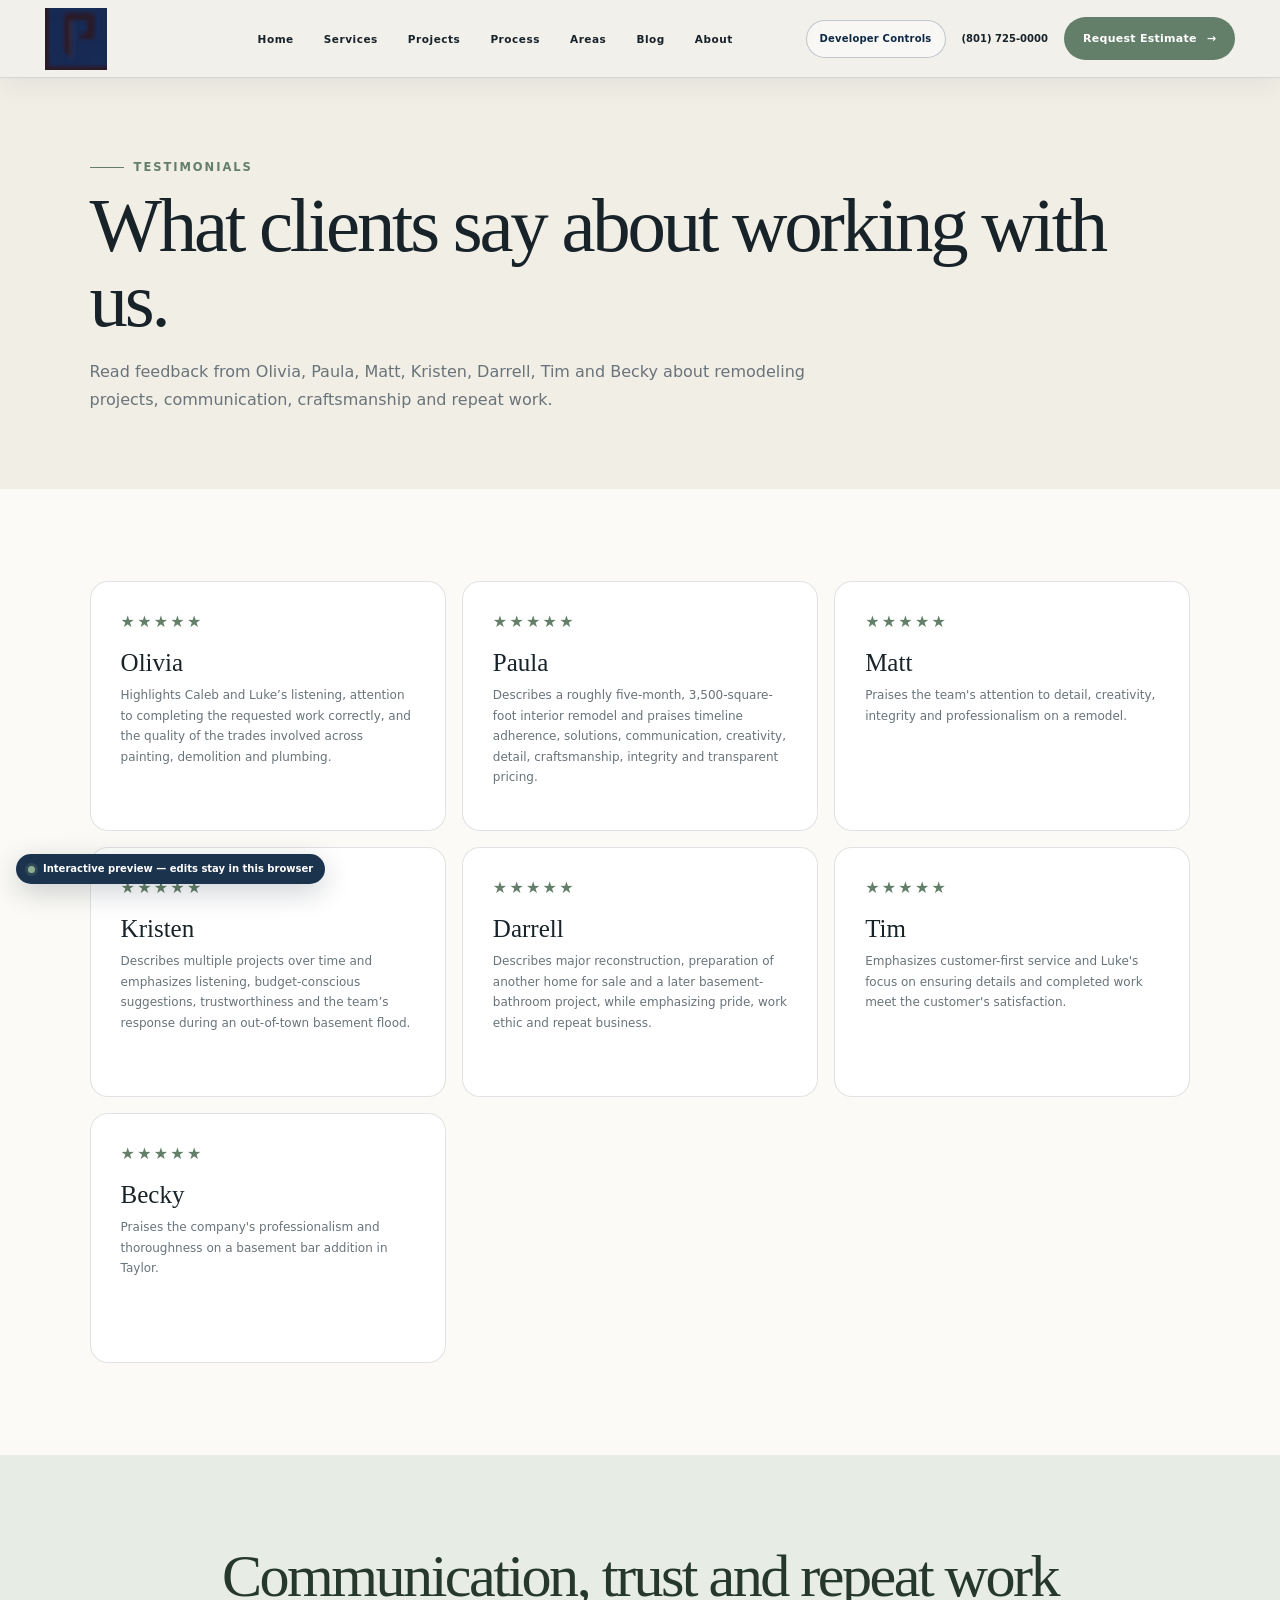
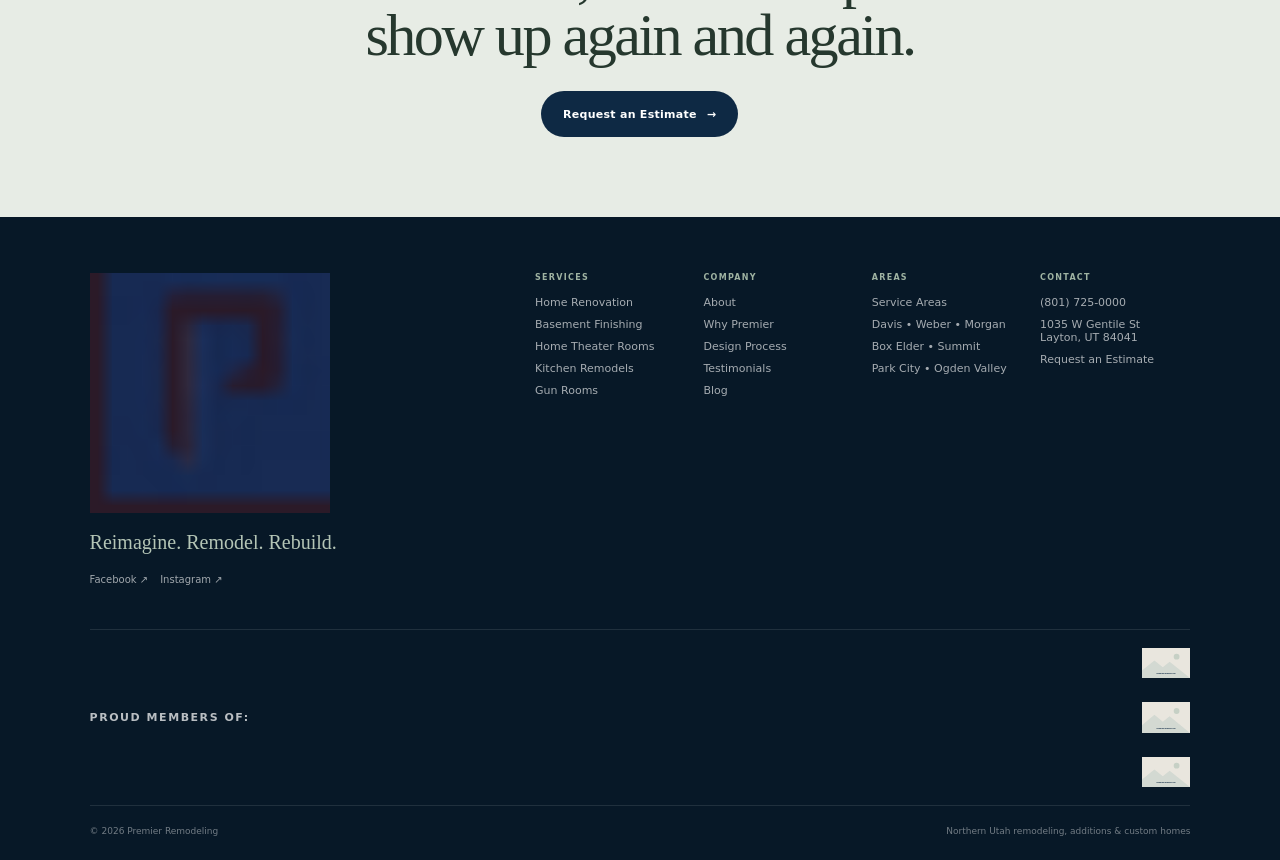
<file: reviews.html>
<!DOCTYPE html>

<html lang="en"><head><meta charset="utf-8"/><meta content="width=device-width,initial-scale=1" name="viewport"/><meta content="Premier Remodeling in Northern Utah." name="description"/><title>Testimonials | Premier Remodeling</title><link href="assets/premier-favicon.png?v=25-preview" rel="icon" type="image/png"/><link href="https://www.remodelbypremier.com" rel="preconnect"/><link href="assets/styles.css?v=25-preview" rel="stylesheet"/><link href="assets/theme.css?v=25-preview" rel="stylesheet"/></head><body><div id="progress"></div><header class="site-header inner"><div class="header-inner">
<a aria-label="Premier Remodeling home" class="brand" href="index.html"><img alt="Premier Remodeling" src="https://www.remodelbypremier.com/wp-content/uploads/2019/03/Premier-Remodeling-Logo-Header-1.png"/></a>
<nav aria-label="Primary navigation" class="primary-nav"><a href="index.html">Home</a><a href="services.html">Services</a><a href="projects.html">Projects</a><a href="process.html">Process</a><a href="areas.html">Areas</a><a href="blog.html">Blog</a><a href="about.html">About</a></nav>
<div class="header-actions"><a class="preview-dev-btn" href="developer/index.html">Developer Controls</a><a class="header-phone" href="tel:8017250000">(801) 725-0000</a><a class="btn btn-primary" href="contact.html">Request Estimate <span class="btn-arrow">→</span></a><button aria-expanded="false" aria-label="Toggle navigation" class="menu-btn"><span></span><span></span><span></span></button></div>
<nav aria-label="Mobile navigation" class="mobile-nav"><a href="index.html">Home</a><a href="services.html">Services</a><a href="projects.html">Projects</a><a href="process.html">Process</a><a href="areas.html">Areas</a><a href="blog.html">Blog</a><a href="about.html">About</a><a href="why-premier.html">Why Premier</a><a class="active" href="reviews.html">Reviews</a><a href="faq.html">FAQ</a><a href="contact.html">Contact</a><a class="preview-dev-mobile" href="developer/index.html">Developer Controls</a></nav>
</div></header><main><section class="page-hero"><div class="wrap reveal"><div class="kicker">Testimonials</div><h1>What clients say about working with us.</h1><p>Read feedback from Olivia, Paula, Matt, Kristen, Darrell, Tim and Becky about remodeling projects, communication, craftsmanship and repeat work.</p></div></section><section class="section"><div class="review-grid">
<article class="review-card reveal"><div class="stars">★★★★★</div><h3>Olivia</h3><p>Highlights Caleb and Luke’s listening, attention to completing the requested work correctly, and the quality of the trades involved across painting, demolition and plumbing.</p></article>
<article class="review-card reveal"><div class="stars">★★★★★</div><h3>Paula</h3><p>Describes a roughly five-month, 3,500-square-foot interior remodel and praises timeline adherence, solutions, communication, creativity, detail, craftsmanship, integrity and transparent pricing.</p></article>
<article class="review-card reveal"><div class="stars">★★★★★</div><h3>Matt</h3><p>Praises the team's attention to detail, creativity, integrity and professionalism on a remodel.</p></article>
<article class="review-card reveal"><div class="stars">★★★★★</div><h3>Kristen</h3><p>Describes multiple projects over time and emphasizes listening, budget-conscious suggestions, trustworthiness and the team’s response during an out-of-town basement flood.</p></article>
<article class="review-card reveal"><div class="stars">★★★★★</div><h3>Darrell</h3><p>Describes major reconstruction, preparation of another home for sale and a later basement-bathroom project, while emphasizing pride, work ethic and repeat business.</p></article>
<article class="review-card reveal"><div class="stars">★★★★★</div><h3>Tim</h3><p>Emphasizes customer-first service and Luke's focus on ensuring details and completed work meet the customer's satisfaction.</p></article>
<article class="review-card reveal"><div class="stars">★★★★★</div><h3>Becky</h3><p>Praises the company's professionalism and thoroughness on a basement bar addition in Taylor.</p></article>
</div></section><section class="cta-band"><div class="reveal"><h2 class="display">Communication, trust and repeat work show up again and again.</h2><a class="btn btn-dark" href="contact.html">Request an Estimate <span class="btn-arrow">→</span></a></div></section></main><footer><div class="footer-grid"><div class="footer-brand"><img alt="Premier Remodeling" class="footer-official-logo" src="https://www.remodelbypremier.com/wp-content/uploads/2019/03/Premier-Remodeling-Footer-Logo-286x300.png"/><p>Reimagine. Remodel. Rebuild.</p><div class="social-links"><a href="https://www.facebook.com/premierremodel/" rel="noopener" target="_blank">Facebook ↗</a><a href="https://www.instagram.com/premierremodeling/" rel="noopener" target="_blank">Instagram ↗</a></div></div><div class="footer-links">
<div><strong>Services</strong><a href="services.html#renovation">Home Renovation</a><a href="services.html#basements">Basement Finishing</a><a href="services.html#theater">Home Theater Rooms</a><a href="services.html#kitchens">Kitchen Remodels</a><a href="services.html#gunrooms">Gun Rooms</a></div>
<div><strong>Company</strong><a href="about.html">About</a><a href="why-premier.html">Why Premier</a><a href="process.html">Design Process</a><a href="reviews.html">Testimonials</a><a href="blog.html">Blog</a></div>
<div><strong>Areas</strong><a href="areas.html">Service Areas</a><span>Davis • Weber • Morgan</span><span>Box Elder • Summit</span><span>Park City • Ogden Valley</span></div>
<div><strong>Contact</strong><a href="tel:8017250000">(801) 725-0000</a><span>1035 W Gentile St<br/>Layton, UT 84041</span><a href="contact.html">Request an Estimate</a></div>
</div></div><div class="footer-credentials"><strong>Proud Members Of:</strong><div class="footer-member-logos"><img alt="Ogden-Weber Chamber of Commerce" decoding="async" loading="lazy" src="https://www.remodelbypremier.com/wp-content/uploads/2019/03/ogden-weber-utah-chamber-of-commerce-logo.png"/><img alt="National Association of Home Builders" decoding="async" loading="lazy" src="https://www.remodelbypremier.com/wp-content/uploads/2019/03/nahb_logo.png"/><img alt="Qualified Remodeler Top 500 2018" decoding="async" loading="lazy" src="https://www.remodelbypremier.com/wp-content/uploads/2019/04/top-500-remodelers-2018_opt.jpg"/></div></div><div class="footer-bottom"><span>© 2026 Premier Remodeling</span><span>Northern Utah remodeling, additions &amp; custom homes</span></div></footer><script src="assets/config.js?v=25-preview"></script><script src="assets/preview-runtime.js?v=25"></script><script src="assets/site.js?v=25-preview"></script></body></html>
</file>
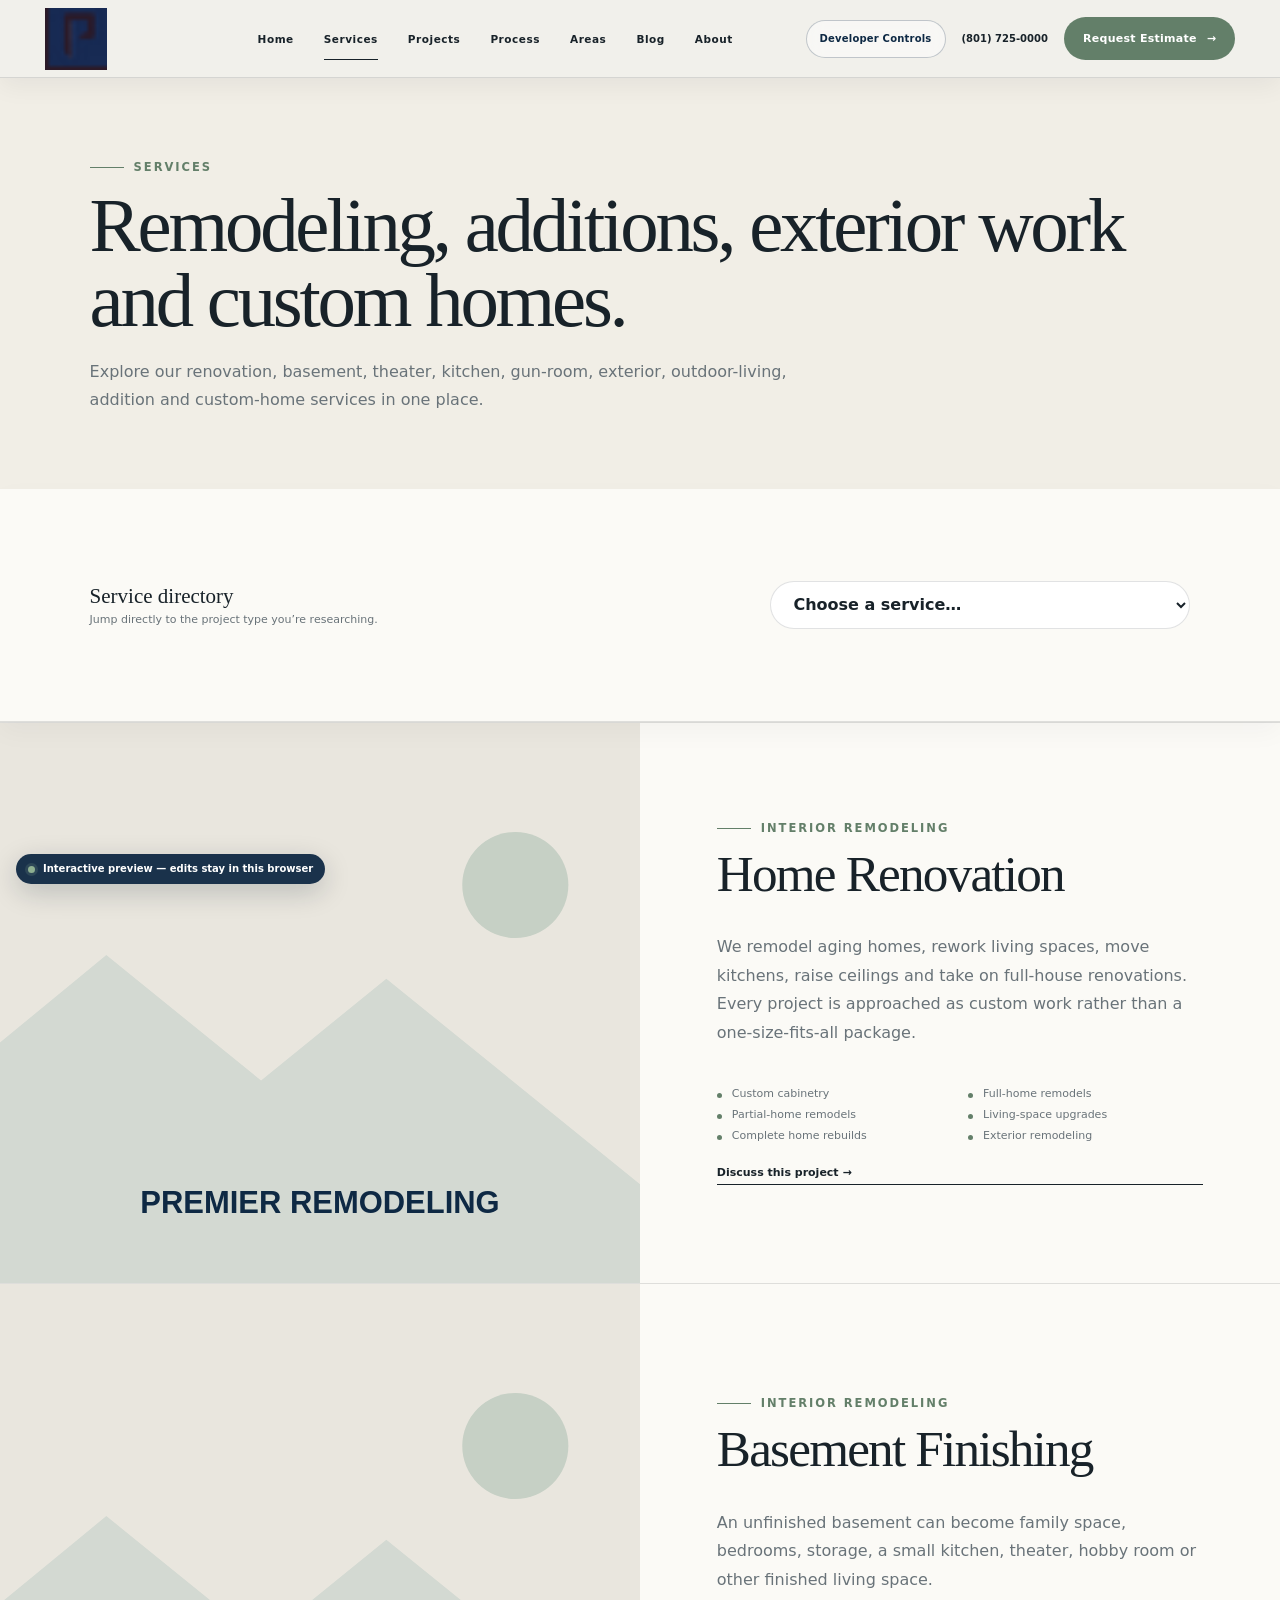
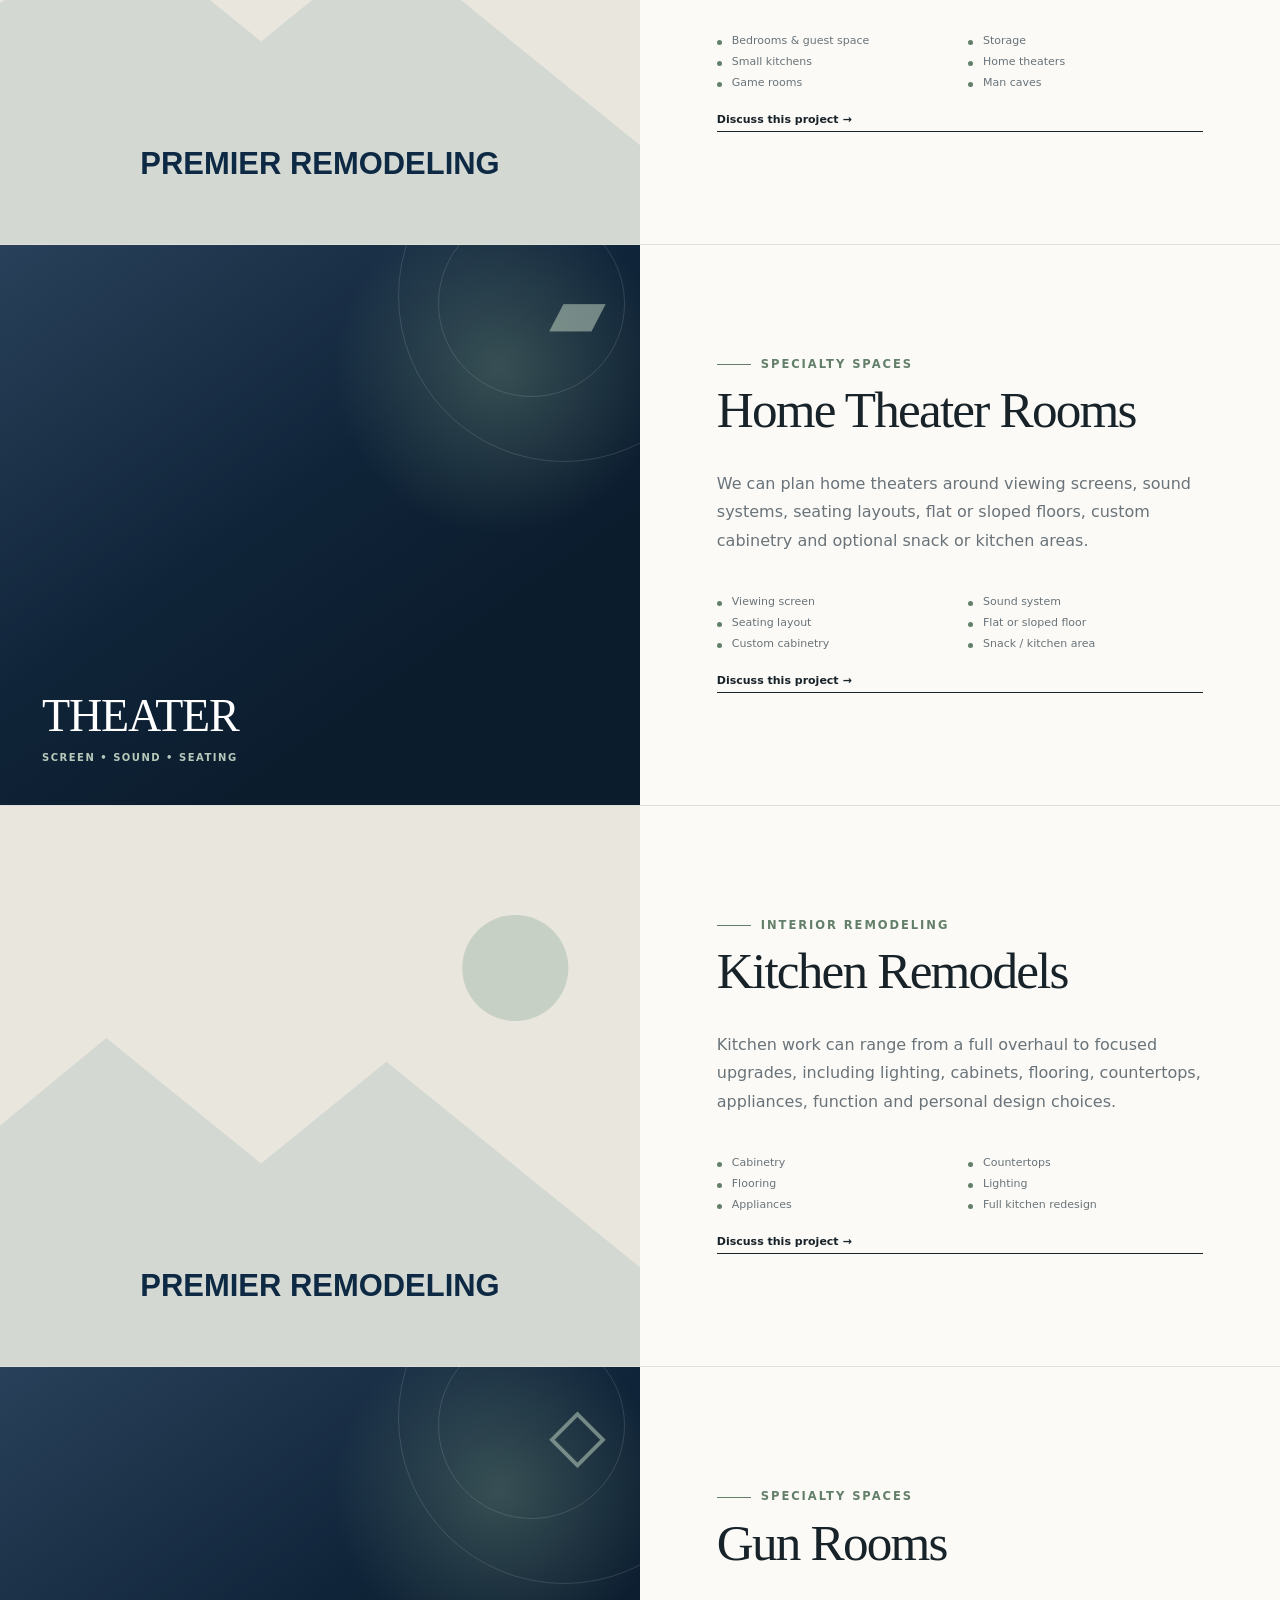
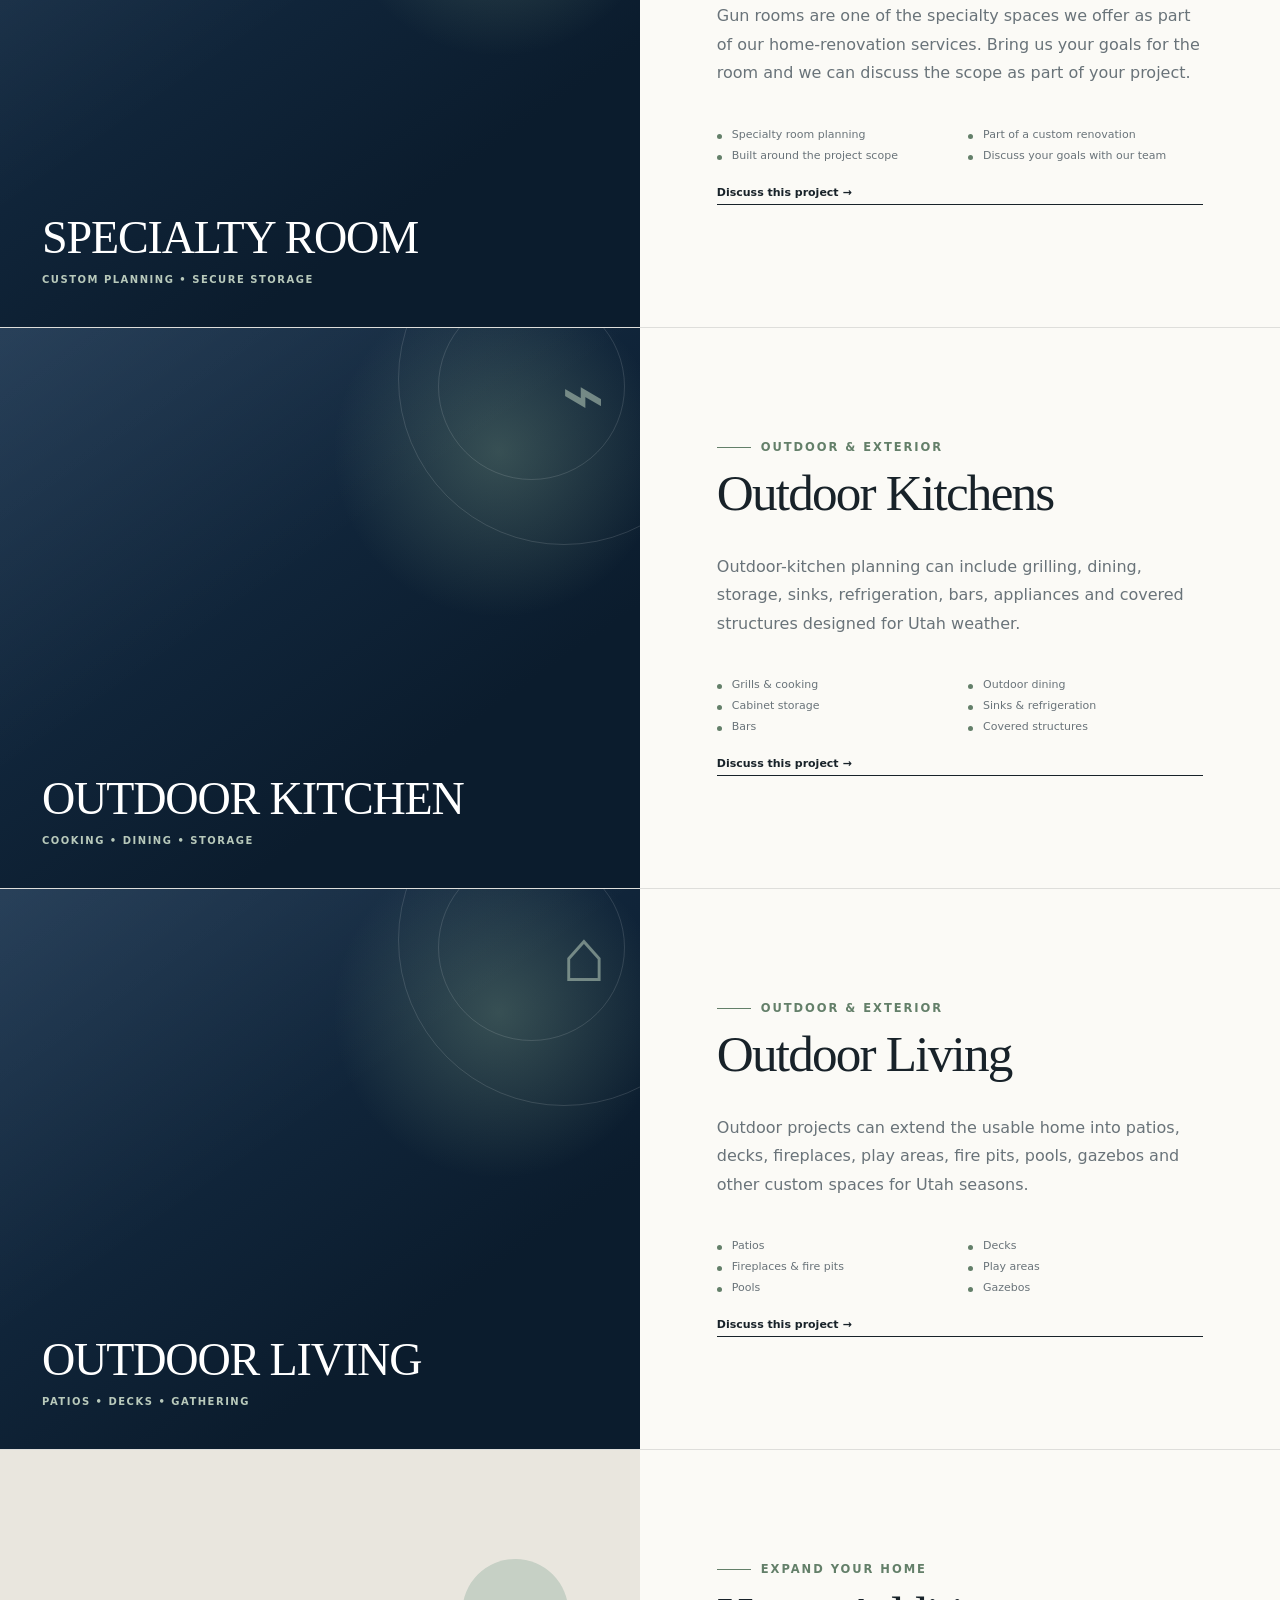
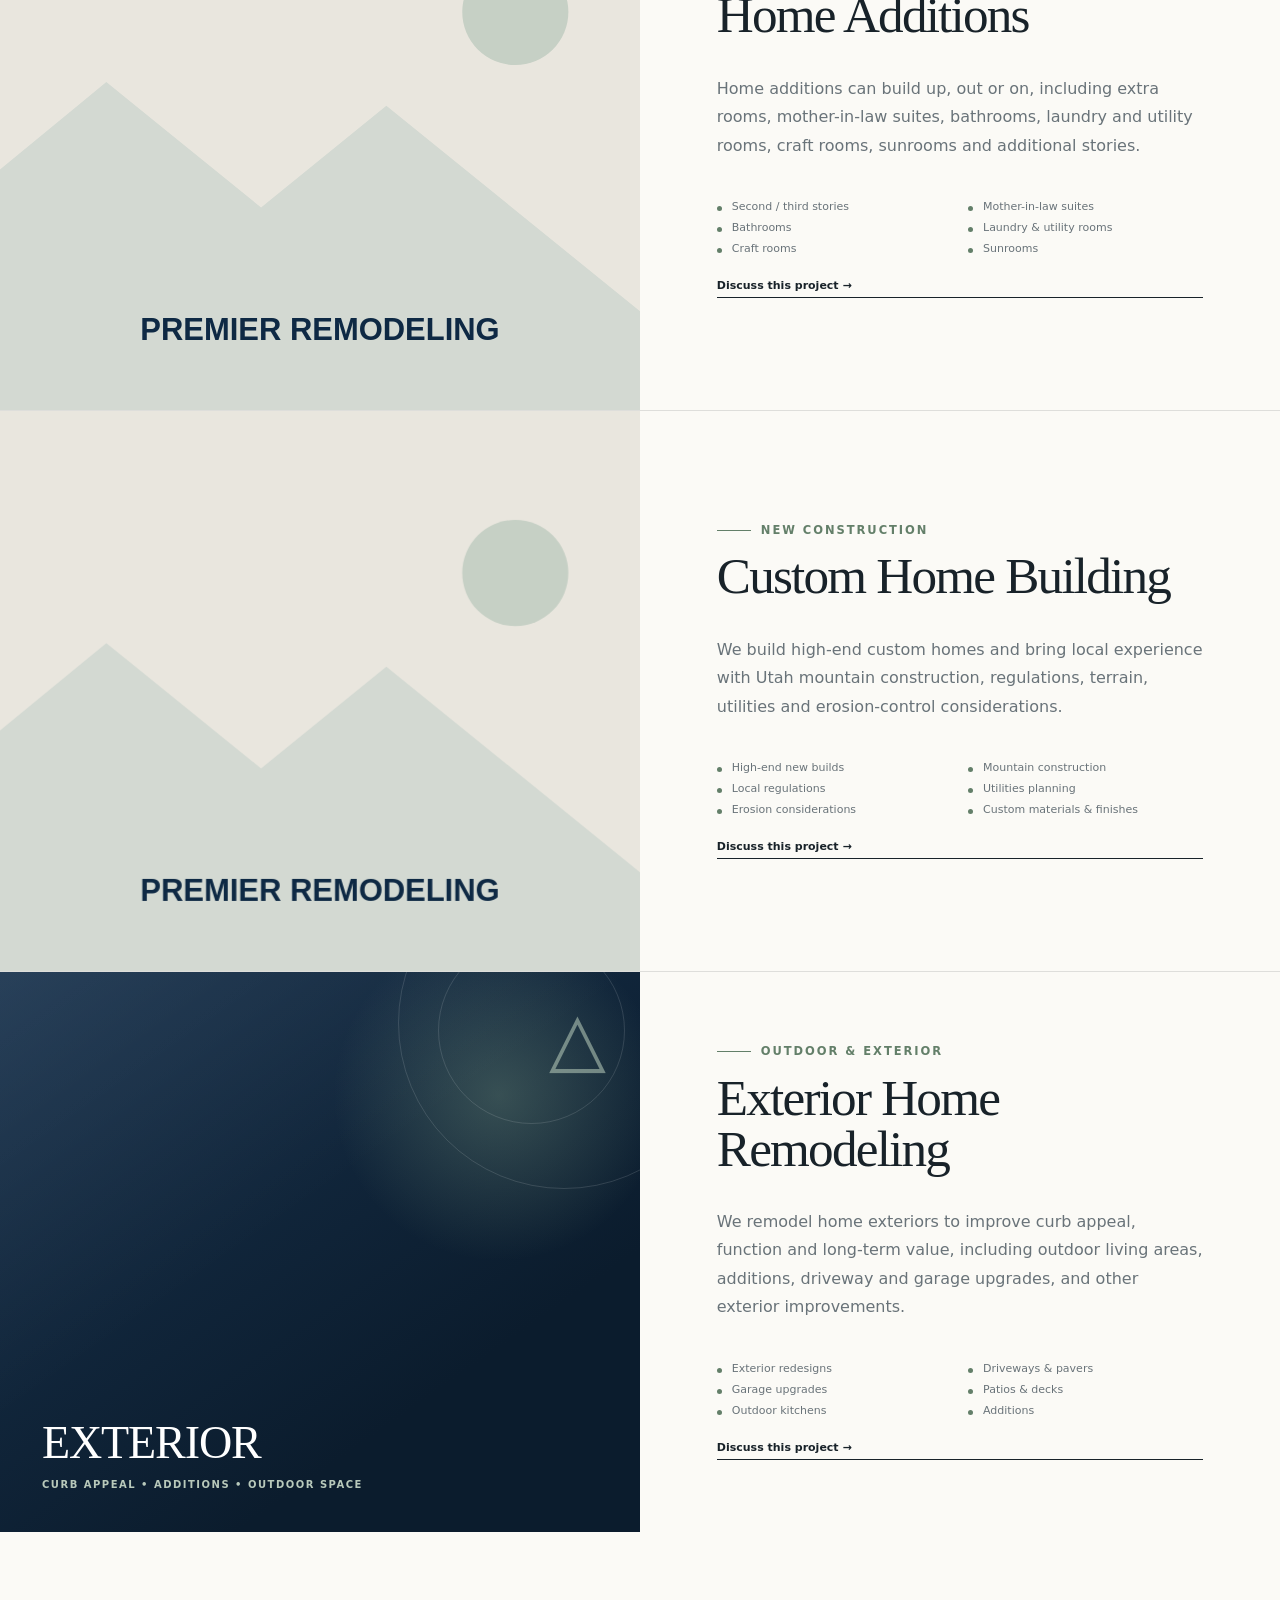
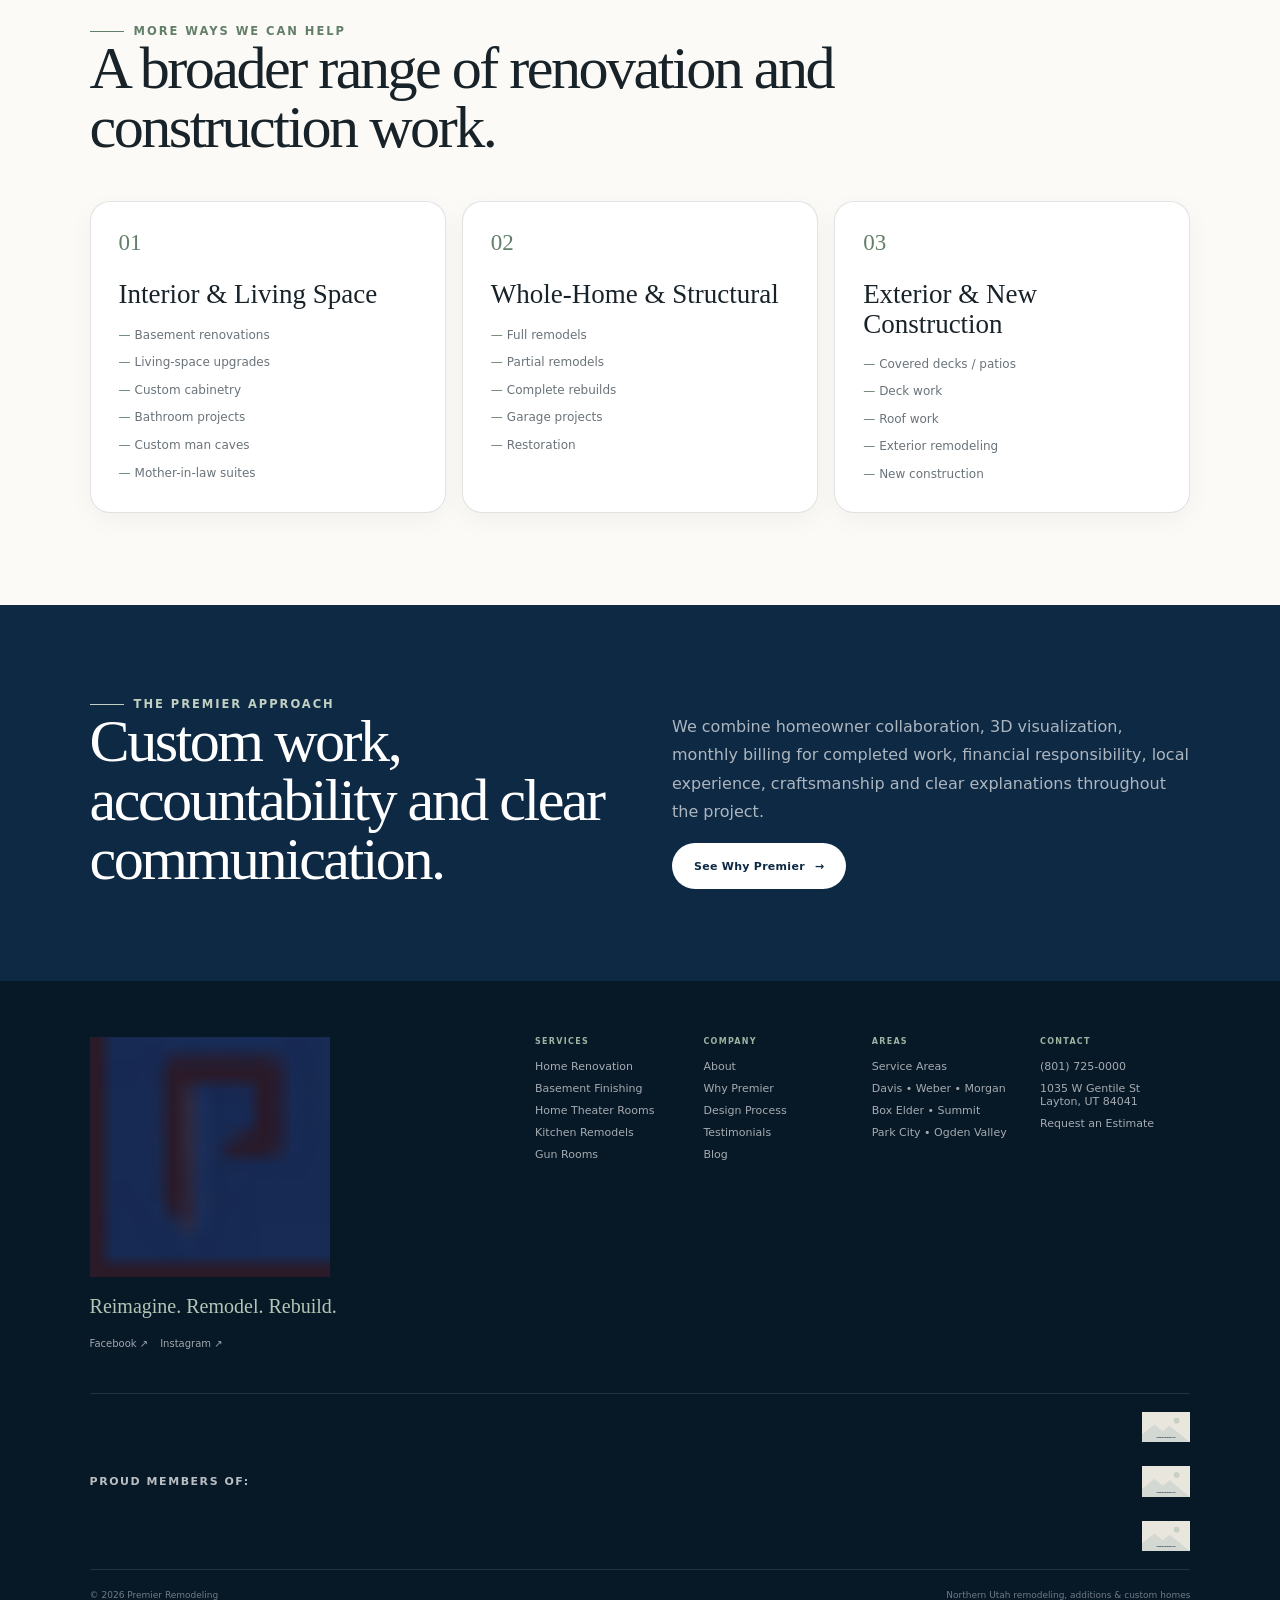
<file: services.html>
<!DOCTYPE html>

<html lang="en"><head><meta charset="utf-8"/><meta content="width=device-width,initial-scale=1" name="viewport"/><meta content="Premier Remodeling in Northern Utah." name="description"/><title>Services | Premier Remodeling</title><link href="assets/premier-favicon.png?v=25-preview" rel="icon" type="image/png"/><link href="https://www.remodelbypremier.com" rel="preconnect"/><link href="assets/styles.css?v=25-preview" rel="stylesheet"/><link href="assets/theme.css?v=25-preview" rel="stylesheet"/></head><body><div id="progress"></div><header class="site-header inner"><div class="header-inner">
<a aria-label="Premier Remodeling home" class="brand" href="index.html"><img alt="Premier Remodeling" src="https://www.remodelbypremier.com/wp-content/uploads/2019/03/Premier-Remodeling-Logo-Header-1.png"/></a>
<nav aria-label="Primary navigation" class="primary-nav"><a href="index.html">Home</a><a class="active" href="services.html">Services</a><a href="projects.html">Projects</a><a href="process.html">Process</a><a href="areas.html">Areas</a><a href="blog.html">Blog</a><a href="about.html">About</a></nav>
<div class="header-actions"><a class="preview-dev-btn" href="developer/index.html">Developer Controls</a><a class="header-phone" href="tel:8017250000">(801) 725-0000</a><a class="btn btn-primary" href="contact.html">Request Estimate <span class="btn-arrow">→</span></a><button aria-expanded="false" aria-label="Toggle navigation" class="menu-btn"><span></span><span></span><span></span></button></div>
<nav aria-label="Mobile navigation" class="mobile-nav"><a href="index.html">Home</a><a class="active" href="services.html">Services</a><a href="projects.html">Projects</a><a href="process.html">Process</a><a href="areas.html">Areas</a><a href="blog.html">Blog</a><a href="about.html">About</a><a href="why-premier.html">Why Premier</a><a href="reviews.html">Reviews</a><a href="faq.html">FAQ</a><a href="contact.html">Contact</a><a class="preview-dev-mobile" href="developer/index.html">Developer Controls</a></nav>
</div></header><main><section class="page-hero"><div class="wrap reveal"><div class="kicker">Services</div><h1>Remodeling, additions, exterior work and custom homes.</h1><p>Explore our renovation, basement, theater, kitchen, gun-room, exterior, outdoor-living, addition and custom-home services in one place.</p></div></section><section class="section service-index"><div class="service-directory-inner"><div><strong>Service directory</strong><span>Jump directly to the project type you’re researching.</span></div><select aria-label="Jump to a service" class="service-select service-select-always"><option value="">Choose a service…</option><option value="#renovation">Home Renovation</option><option value="#basements">Basement Finishing</option><option value="#theater">Home Theater Rooms</option><option value="#kitchens">Kitchen Remodels</option><option value="#gunrooms">Gun Rooms</option><option value="#outdoor-kitchen">Outdoor Kitchens</option><option value="#outdoor-living">Outdoor Living</option><option value="#additions">Home Additions</option><option value="#custom-homes">Custom Home Building</option><option value="#exterior">Exterior Remodeling</option></select></div></section><article class="service-row" id="renovation"><div class="media-frame reveal"><img alt="Open kitchen and living-space renovation" decoding="async" loading="lazy" src="https://www.remodelbypremier.com/wp-content/uploads/2019/03/DSC_0383.jpg"/></div><div class="service-copy reveal"><div class="kicker">Interior Remodeling</div><h2>Home Renovation</h2><p>We remodel aging homes, rework living spaces, move kitchens, raise ceilings and take on full-house renovations. Every project is approached as custom work rather than a one-size-fits-all package.</p><ul class="clean-list"><li>Custom cabinetry</li><li>Full-home remodels</li><li>Partial-home remodels</li><li>Living-space upgrades</li><li>Complete home rebuilds</li><li>Exterior remodeling</li></ul><a class="text-link" href="contact.html">Discuss this project →</a></div></article><article class="service-row" id="basements"><div class="media-frame reveal"><img alt="Finished basement kitchen" decoding="async" loading="lazy" src="https://www.remodelbypremier.com/wp-content/uploads/2019/03/IMG_0338.jpg"/></div><div class="service-copy reveal"><div class="kicker">Interior Remodeling</div><h2>Basement Finishing</h2><p>An unfinished basement can become family space, bedrooms, storage, a small kitchen, theater, hobby room or other finished living space.</p><ul class="clean-list"><li>Bedrooms &amp; guest space</li><li>Storage</li><li>Small kitchens</li><li>Home theaters</li><li>Game rooms</li><li>Man caves</li></ul><a class="text-link" href="contact.html">Discuss this project →</a></div></article><article class="service-row" id="theater"><div class="media-frame reveal"><div aria-label="THEATER" class="service-graphic" role="img"><span aria-hidden="true" class="service-graphic-icon">▰</span><strong>THEATER</strong><span>Screen • sound • seating</span></div></div><div class="service-copy reveal"><div class="kicker">Specialty Spaces</div><h2>Home Theater Rooms</h2><p>We can plan home theaters around viewing screens, sound systems, seating layouts, flat or sloped floors, custom cabinetry and optional snack or kitchen areas.</p><ul class="clean-list"><li>Viewing screen</li><li>Sound system</li><li>Seating layout</li><li>Flat or sloped floor</li><li>Custom cabinetry</li><li>Snack / kitchen area</li></ul><a class="text-link" href="contact.html">Discuss this project →</a></div></article><article class="service-row" id="kitchens"><div class="media-frame reveal"><img alt="White kitchen remodel" decoding="async" loading="lazy" src="https://www.remodelbypremier.com/wp-content/uploads/2019/03/Henderson-Kitchen.jpg"/></div><div class="service-copy reveal"><div class="kicker">Interior Remodeling</div><h2>Kitchen Remodels</h2><p>Kitchen work can range from a full overhaul to focused upgrades, including lighting, cabinets, flooring, countertops, appliances, function and personal design choices.</p><ul class="clean-list"><li>Cabinetry</li><li>Countertops</li><li>Flooring</li><li>Lighting</li><li>Appliances</li><li>Full kitchen redesign</li></ul><a class="text-link" href="contact.html">Discuss this project →</a></div></article><article class="service-row" id="gunrooms"><div class="media-frame reveal"><div aria-label="SPECIALTY ROOM" class="service-graphic" role="img"><span aria-hidden="true" class="service-graphic-icon">◇</span><strong>SPECIALTY ROOM</strong><span>Custom planning • secure storage</span></div></div><div class="service-copy reveal"><div class="kicker">Specialty Spaces</div><h2>Gun Rooms</h2><p>Gun rooms are one of the specialty spaces we offer as part of our home-renovation services. Bring us your goals for the room and we can discuss the scope as part of your project.</p><ul class="clean-list"><li>Specialty room planning</li><li>Part of a custom renovation</li><li>Built around the project scope</li><li>Discuss your goals with our team</li></ul><a class="text-link" href="contact.html">Discuss this project →</a></div></article><article class="service-row" id="outdoor-kitchen"><div class="media-frame reveal"><div aria-label="OUTDOOR KITCHEN" class="service-graphic" role="img"><span aria-hidden="true" class="service-graphic-icon">⌁</span><strong>OUTDOOR KITCHEN</strong><span>Cooking • dining • storage</span></div></div><div class="service-copy reveal"><div class="kicker">Outdoor &amp; Exterior</div><h2>Outdoor Kitchens</h2><p>Outdoor-kitchen planning can include grilling, dining, storage, sinks, refrigeration, bars, appliances and covered structures designed for Utah weather.</p><ul class="clean-list"><li>Grills &amp; cooking</li><li>Outdoor dining</li><li>Cabinet storage</li><li>Sinks &amp; refrigeration</li><li>Bars</li><li>Covered structures</li></ul><a class="text-link" href="contact.html">Discuss this project →</a></div></article><article class="service-row" id="outdoor-living"><div class="media-frame reveal"><div aria-label="OUTDOOR LIVING" class="service-graphic" role="img"><span aria-hidden="true" class="service-graphic-icon">⌂</span><strong>OUTDOOR LIVING</strong><span>Patios • decks • gathering</span></div></div><div class="service-copy reveal"><div class="kicker">Outdoor &amp; Exterior</div><h2>Outdoor Living</h2><p>Outdoor projects can extend the usable home into patios, decks, fireplaces, play areas, fire pits, pools, gazebos and other custom spaces for Utah seasons.</p><ul class="clean-list"><li>Patios</li><li>Decks</li><li>Fireplaces &amp; fire pits</li><li>Play areas</li><li>Pools</li><li>Gazebos</li></ul><a class="text-link" href="contact.html">Discuss this project →</a></div></article><article class="service-row" id="additions"><div class="media-frame reveal"><img alt="Bright expanded living space" decoding="async" loading="lazy" src="https://www.remodelbypremier.com/wp-content/uploads/2019/03/Henderson-livingrm2.jpg"/></div><div class="service-copy reveal"><div class="kicker">Expand Your Home</div><h2>Home Additions</h2><p>Home additions can build up, out or on, including extra rooms, mother-in-law suites, bathrooms, laundry and utility rooms, craft rooms, sunrooms and additional stories.</p><ul class="clean-list"><li>Second / third stories</li><li>Mother-in-law suites</li><li>Bathrooms</li><li>Laundry &amp; utility rooms</li><li>Craft rooms</li><li>Sunrooms</li></ul><a class="text-link" href="contact.html">Discuss this project →</a></div></article><article class="service-row" id="custom-homes"><div class="media-frame reveal"><img alt="Custom home interior" decoding="async" loading="lazy" src="https://www.remodelbypremier.com/wp-content/uploads/2019/03/IMG_7935-milligan.jpg"/></div><div class="service-copy reveal"><div class="kicker">New Construction</div><h2>Custom Home Building</h2><p>We build high-end custom homes and bring local experience with Utah mountain construction, regulations, terrain, utilities and erosion-control considerations.</p><ul class="clean-list"><li>High-end new builds</li><li>Mountain construction</li><li>Local regulations</li><li>Utilities planning</li><li>Erosion considerations</li><li>Custom materials &amp; finishes</li></ul><a class="text-link" href="contact.html">Discuss this project →</a></div></article><article class="service-row" id="exterior"><div class="media-frame reveal"><div aria-label="EXTERIOR" class="service-graphic" role="img"><span aria-hidden="true" class="service-graphic-icon">△</span><strong>EXTERIOR</strong><span>Curb appeal • additions • outdoor space</span></div></div><div class="service-copy reveal"><div class="kicker">Outdoor &amp; Exterior</div><h2>Exterior Home Remodeling</h2><p>We remodel home exteriors to improve curb appeal, function and long-term value, including outdoor living areas, additions, driveway and garage upgrades, and other exterior improvements.</p><ul class="clean-list"><li>Exterior redesigns</li><li>Driveways &amp; pavers</li><li>Garage upgrades</li><li>Patios &amp; decks</li><li>Outdoor kitchens</li><li>Additions</li></ul><a class="text-link" href="contact.html">Discuss this project →</a></div></article><section class="section additional-services-clean"><div class="section-head reveal"><div><div class="kicker">More ways we can help</div><h2 class="display">A broader range of renovation and construction work.</h2></div></div><div class="service-overview-groups"><article class="service-overview-card reveal"><span>01</span><h3>Interior &amp; Living Space</h3><ul><li>Basement renovations</li><li>Living-space upgrades</li><li>Custom cabinetry</li><li>Bathroom projects</li><li>Custom man caves</li><li>Mother-in-law suites</li></ul></article><article class="service-overview-card reveal"><span>02</span><h3>Whole-Home &amp; Structural</h3><ul><li>Full remodels</li><li>Partial remodels</li><li>Complete rebuilds</li><li>Garage projects</li><li>Restoration</li></ul></article><article class="service-overview-card reveal"><span>03</span><h3>Exterior &amp; New Construction</h3><ul><li>Covered decks / patios</li><li>Deck work</li><li>Roof work</li><li>Exterior remodeling</li><li>New construction</li></ul></article></div></section><section class="trust-panel"><div class="section"><div class="two-col"><div class="reveal"><div class="kicker light">The Premier approach</div><h2 class="display">Custom work, accountability and clear communication.</h2></div><div class="reveal"><p class="muted light-text">We combine homeowner collaboration, 3D visualization, monthly billing for completed work, financial responsibility, local experience, craftsmanship and clear explanations throughout the project.</p><a class="btn btn-light" href="why-premier.html">See Why Premier <span class="btn-arrow">→</span></a></div></div></div></section></main><footer><div class="footer-grid"><div class="footer-brand"><img alt="Premier Remodeling" class="footer-official-logo" src="https://www.remodelbypremier.com/wp-content/uploads/2019/03/Premier-Remodeling-Footer-Logo-286x300.png"/><p>Reimagine. Remodel. Rebuild.</p><div class="social-links"><a href="https://www.facebook.com/premierremodel/" rel="noopener" target="_blank">Facebook ↗</a><a href="https://www.instagram.com/premierremodeling/" rel="noopener" target="_blank">Instagram ↗</a></div></div><div class="footer-links">
<div><strong>Services</strong><a href="services.html#renovation">Home Renovation</a><a href="services.html#basements">Basement Finishing</a><a href="services.html#theater">Home Theater Rooms</a><a href="services.html#kitchens">Kitchen Remodels</a><a href="services.html#gunrooms">Gun Rooms</a></div>
<div><strong>Company</strong><a href="about.html">About</a><a href="why-premier.html">Why Premier</a><a href="process.html">Design Process</a><a href="reviews.html">Testimonials</a><a href="blog.html">Blog</a></div>
<div><strong>Areas</strong><a href="areas.html">Service Areas</a><span>Davis • Weber • Morgan</span><span>Box Elder • Summit</span><span>Park City • Ogden Valley</span></div>
<div><strong>Contact</strong><a href="tel:8017250000">(801) 725-0000</a><span>1035 W Gentile St<br/>Layton, UT 84041</span><a href="contact.html">Request an Estimate</a></div>
</div></div><div class="footer-credentials"><strong>Proud Members Of:</strong><div class="footer-member-logos"><img alt="Ogden-Weber Chamber of Commerce" decoding="async" loading="lazy" src="https://www.remodelbypremier.com/wp-content/uploads/2019/03/ogden-weber-utah-chamber-of-commerce-logo.png"/><img alt="National Association of Home Builders" decoding="async" loading="lazy" src="https://www.remodelbypremier.com/wp-content/uploads/2019/03/nahb_logo.png"/><img alt="Qualified Remodeler Top 500 2018" decoding="async" loading="lazy" src="https://www.remodelbypremier.com/wp-content/uploads/2019/04/top-500-remodelers-2018_opt.jpg"/></div></div><div class="footer-bottom"><span>© 2026 Premier Remodeling</span><span>Northern Utah remodeling, additions &amp; custom homes</span></div></footer><script src="assets/config.js?v=25-preview"></script><script src="assets/preview-runtime.js?v=25"></script><script src="assets/site.js?v=25-preview"></script></body></html>
</file>
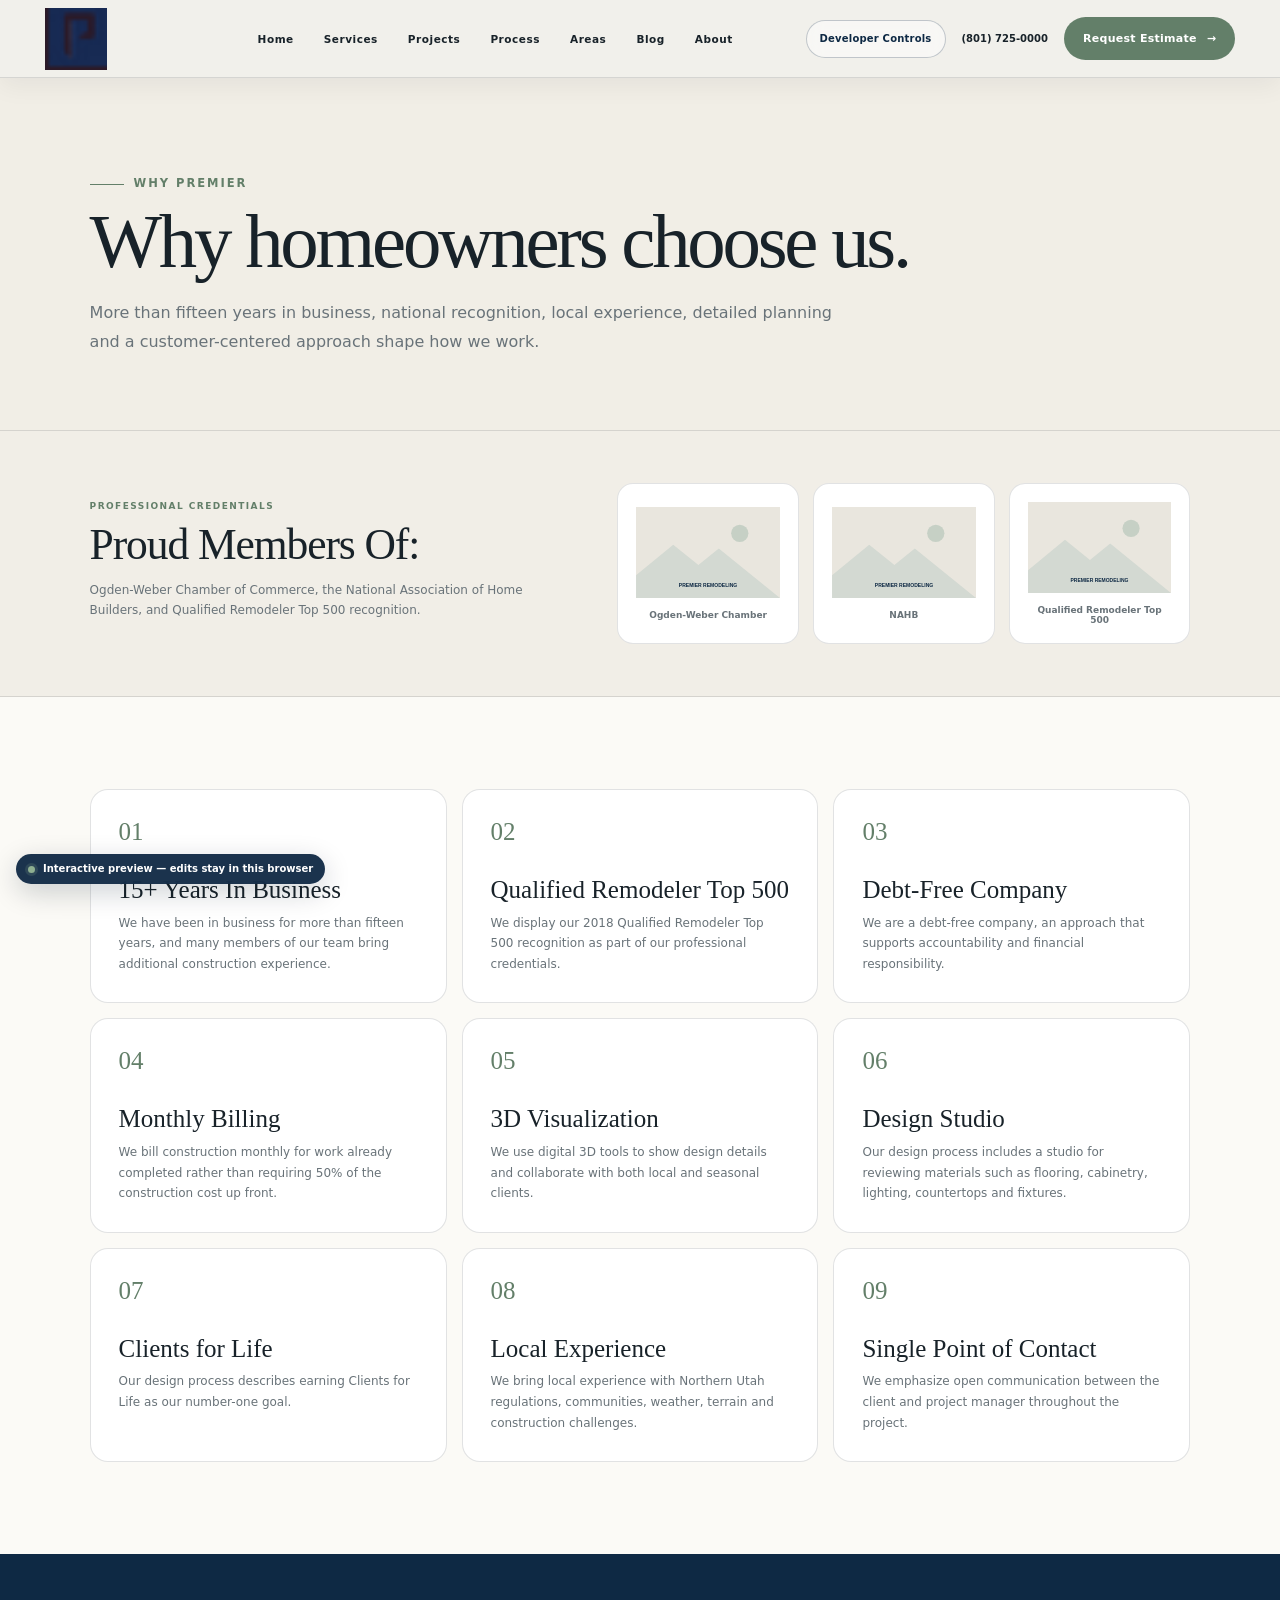
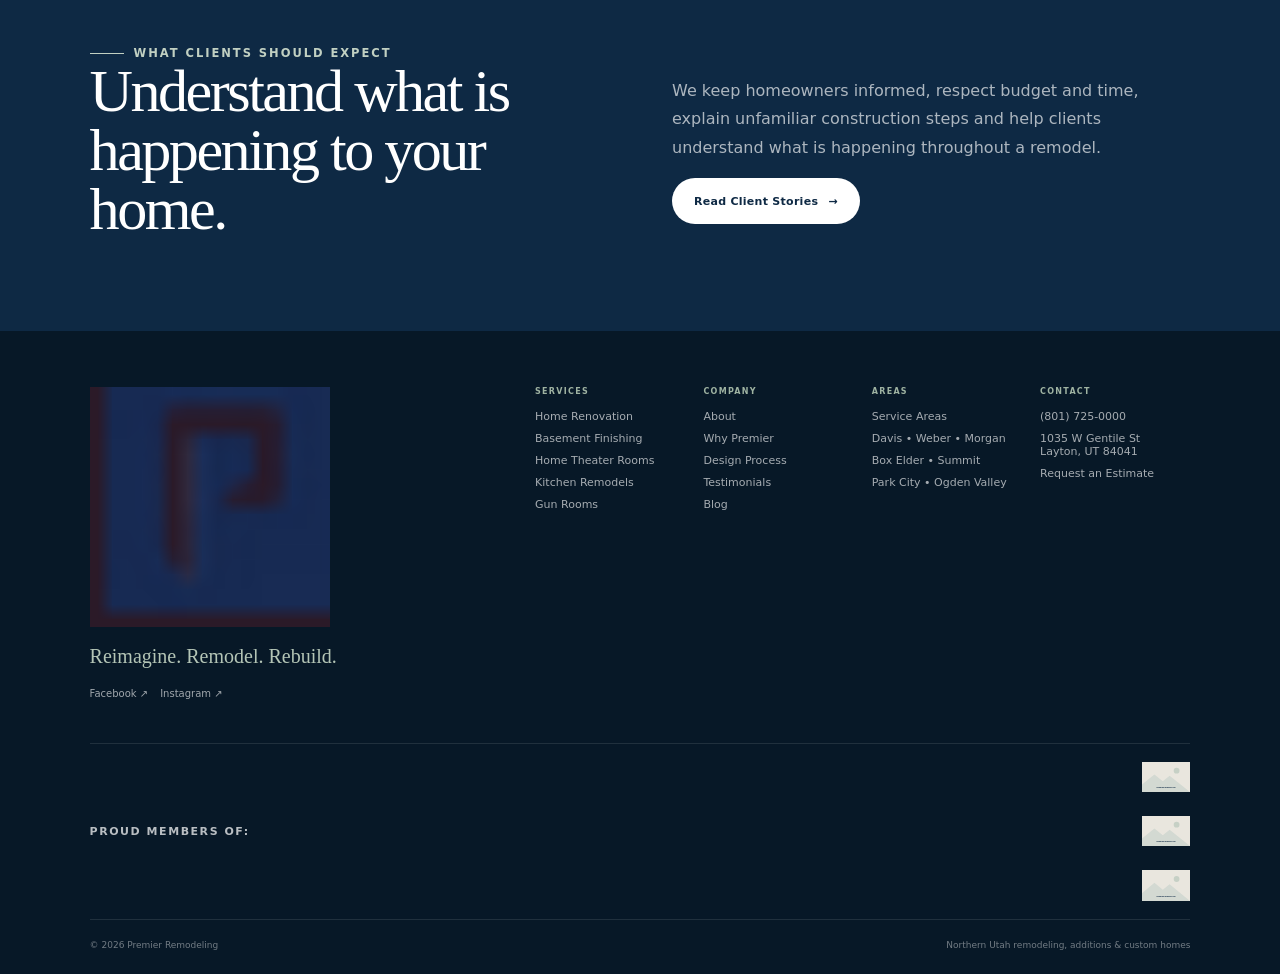
<file: why-premier.html>
<!DOCTYPE html>

<html lang="en"><head><meta charset="utf-8"/><meta content="width=device-width,initial-scale=1" name="viewport"/><meta content="Premier Remodeling in Northern Utah." name="description"/><title>Why Premier | Premier Remodeling</title><link href="assets/premier-favicon.png?v=25-preview" rel="icon" type="image/png"/><link href="https://www.remodelbypremier.com" rel="preconnect"/><link href="assets/styles.css?v=25-preview" rel="stylesheet"/><link href="assets/theme.css?v=25-preview" rel="stylesheet"/></head><body><div id="progress"></div><header class="site-header inner"><div class="header-inner">
<a aria-label="Premier Remodeling home" class="brand" href="index.html"><img alt="Premier Remodeling" src="https://www.remodelbypremier.com/wp-content/uploads/2019/03/Premier-Remodeling-Logo-Header-1.png"/></a>
<nav aria-label="Primary navigation" class="primary-nav"><a href="index.html">Home</a><a href="services.html">Services</a><a href="projects.html">Projects</a><a href="process.html">Process</a><a href="areas.html">Areas</a><a href="blog.html">Blog</a><a href="about.html">About</a></nav>
<div class="header-actions"><a class="preview-dev-btn" href="developer/index.html">Developer Controls</a><a class="header-phone" href="tel:8017250000">(801) 725-0000</a><a class="btn btn-primary" href="contact.html">Request Estimate <span class="btn-arrow">→</span></a><button aria-expanded="false" aria-label="Toggle navigation" class="menu-btn"><span></span><span></span><span></span></button></div>
<nav aria-label="Mobile navigation" class="mobile-nav"><a href="index.html">Home</a><a href="services.html">Services</a><a href="projects.html">Projects</a><a href="process.html">Process</a><a href="areas.html">Areas</a><a href="blog.html">Blog</a><a href="about.html">About</a><a class="active" href="why-premier.html">Why Premier</a><a href="reviews.html">Reviews</a><a href="faq.html">FAQ</a><a href="contact.html">Contact</a><a class="preview-dev-mobile" href="developer/index.html">Developer Controls</a></nav>
</div></header><main><section class="page-hero"><div class="wrap reveal"><div class="kicker">Why Premier</div><h1>Why homeowners choose us.</h1><p>More than fifteen years in business, national recognition, local experience, detailed planning and a customer-centered approach shape how we work.</p></div></section><section class="credentials-band"><div class="credentials-inner reveal">
<div class="credentials-copy"><span class="eyebrow">Professional credentials</span><strong>Proud Members Of:</strong><p>Ogden-Weber Chamber of Commerce, the National Association of Home Builders, and Qualified Remodeler Top 500 recognition.</p></div>
<div class="credential-logos">
<figure><img alt="Ogden-Weber Chamber of Commerce" decoding="async" loading="lazy" src="https://www.remodelbypremier.com/wp-content/uploads/2019/03/ogden-weber-utah-chamber-of-commerce-logo.png"/><figcaption>Ogden-Weber Chamber</figcaption></figure>
<figure><img alt="National Association of Home Builders" decoding="async" loading="lazy" src="https://www.remodelbypremier.com/wp-content/uploads/2019/03/nahb_logo.png"/><figcaption>NAHB</figcaption></figure>
<figure><img alt="Qualified Remodeler Top 500 2018" decoding="async" loading="lazy" src="https://www.remodelbypremier.com/wp-content/uploads/2019/04/top-500-remodelers-2018_opt.jpg"/><figcaption>Qualified Remodeler Top 500</figcaption></figure>
</div></div></section><section class="section"><div class="value-grid"><article class="value-card reveal"><span>01</span><h3>15+ Years In Business</h3><p>We have been in business for more than fifteen years, and many members of our team bring additional construction experience.</p></article><article class="value-card reveal"><span>02</span><h3>Qualified Remodeler Top 500</h3><p>We display our 2018 Qualified Remodeler Top 500 recognition as part of our professional credentials.</p></article><article class="value-card reveal"><span>03</span><h3>Debt-Free Company</h3><p>We are a debt-free company, an approach that supports accountability and financial responsibility.</p></article><article class="value-card reveal"><span>04</span><h3>Monthly Billing</h3><p>We bill construction monthly for work already completed rather than requiring 50% of the construction cost up front.</p></article><article class="value-card reveal"><span>05</span><h3>3D Visualization</h3><p>We use digital 3D tools to show design details and collaborate with both local and seasonal clients.</p></article><article class="value-card reveal"><span>06</span><h3>Design Studio</h3><p>Our design process includes a studio for reviewing materials such as flooring, cabinetry, lighting, countertops and fixtures.</p></article><article class="value-card reveal"><span>07</span><h3>Clients for Life</h3><p>Our design process describes earning Clients for Life as our number-one goal.</p></article><article class="value-card reveal"><span>08</span><h3>Local Experience</h3><p>We bring local experience with Northern Utah regulations, communities, weather, terrain and construction challenges.</p></article><article class="value-card reveal"><span>09</span><h3>Single Point of Contact</h3><p>We emphasize open communication between the client and project manager throughout the project.</p></article></div></section><section class="trust-panel"><div class="section"><div class="two-col"><div class="reveal"><div class="kicker light">What clients should expect</div><h2 class="display">Understand what is happening to your home.</h2></div><div class="reveal"><p class="muted light-text">We keep homeowners informed, respect budget and time, explain unfamiliar construction steps and help clients understand what is happening throughout a remodel.</p><a class="btn btn-light" href="reviews.html">Read Client Stories <span class="btn-arrow">→</span></a></div></div></div></section></main><footer><div class="footer-grid"><div class="footer-brand"><img alt="Premier Remodeling" class="footer-official-logo" src="https://www.remodelbypremier.com/wp-content/uploads/2019/03/Premier-Remodeling-Footer-Logo-286x300.png"/><p>Reimagine. Remodel. Rebuild.</p><div class="social-links"><a href="https://www.facebook.com/premierremodel/" rel="noopener" target="_blank">Facebook ↗</a><a href="https://www.instagram.com/premierremodeling/" rel="noopener" target="_blank">Instagram ↗</a></div></div><div class="footer-links">
<div><strong>Services</strong><a href="services.html#renovation">Home Renovation</a><a href="services.html#basements">Basement Finishing</a><a href="services.html#theater">Home Theater Rooms</a><a href="services.html#kitchens">Kitchen Remodels</a><a href="services.html#gunrooms">Gun Rooms</a></div>
<div><strong>Company</strong><a href="about.html">About</a><a href="why-premier.html">Why Premier</a><a href="process.html">Design Process</a><a href="reviews.html">Testimonials</a><a href="blog.html">Blog</a></div>
<div><strong>Areas</strong><a href="areas.html">Service Areas</a><span>Davis • Weber • Morgan</span><span>Box Elder • Summit</span><span>Park City • Ogden Valley</span></div>
<div><strong>Contact</strong><a href="tel:8017250000">(801) 725-0000</a><span>1035 W Gentile St<br/>Layton, UT 84041</span><a href="contact.html">Request an Estimate</a></div>
</div></div><div class="footer-credentials"><strong>Proud Members Of:</strong><div class="footer-member-logos"><img alt="Ogden-Weber Chamber of Commerce" decoding="async" loading="lazy" src="https://www.remodelbypremier.com/wp-content/uploads/2019/03/ogden-weber-utah-chamber-of-commerce-logo.png"/><img alt="National Association of Home Builders" decoding="async" loading="lazy" src="https://www.remodelbypremier.com/wp-content/uploads/2019/03/nahb_logo.png"/><img alt="Qualified Remodeler Top 500 2018" decoding="async" loading="lazy" src="https://www.remodelbypremier.com/wp-content/uploads/2019/04/top-500-remodelers-2018_opt.jpg"/></div></div><div class="footer-bottom"><span>© 2026 Premier Remodeling</span><span>Northern Utah remodeling, additions &amp; custom homes</span></div></footer><script src="assets/config.js?v=25-preview"></script><script src="assets/preview-runtime.js?v=25"></script><script src="assets/site.js?v=25-preview"></script></body></html>
</file>
<file: assets/styles.css>
:root{
  --navy:#0e2944;
  --navy-deep:#071a2b;
  --sage:#637f69;
  --sage-soft:#92a795;
  --paper:#fbfaf6;
  --cream:#f1eee6;
  --ink:#18232a;
  --muted:#697379;
  --line:rgba(24,35,42,.13);
  --white:#fff;
  --radius:22px;
  --ease:cubic-bezier(.22,.61,.36,1);
  --ease-out:cubic-bezier(.16,1,.3,1);
  --shadow:0 18px 54px rgba(8,27,44,.10);
  --header-h:78px;
}
*{box-sizing:border-box}
html{scroll-behavior:smooth;background:var(--paper)}
body{margin:0;background:var(--paper);color:var(--ink);font-family:Inter,ui-sans-serif,system-ui,-apple-system,BlinkMacSystemFont,"Segoe UI",sans-serif;-webkit-font-smoothing:antialiased;text-rendering:optimizeLegibility;overflow-x:hidden}
a{color:inherit;text-decoration:none} img{display:block;width:100%;max-width:100%} button,input,textarea,select{font:inherit} button{cursor:pointer} ::selection{background:var(--navy);color:#fff}
#progress{position:fixed;z-index:5000;left:0;top:0;width:100%;height:2px;background:var(--sage);transform:scaleX(0);transform-origin:left center;will-change:transform;pointer-events:none}

/* HEADER — deliberately simple: no blur animation, no moving container, no morphing geometry. */
.site-header{position:fixed;z-index:1000;top:0;left:0;right:0;height:var(--header-h);color:#fff;border-bottom:1px solid rgba(255,255,255,.16);background:rgba(7,26,43,.08);transition:background-color 420ms var(--ease),color 420ms var(--ease),border-color 420ms var(--ease),box-shadow 420ms var(--ease)}
.site-header.inner,.site-header.scrolled{background:rgba(251,250,246,.985);color:var(--ink);border-bottom-color:var(--line);box-shadow:0 9px 30px rgba(9,29,44,.065)}
.header-inner{width:min(1480px,100%);height:100%;margin:auto;padding:0 clamp(18px,3.5vw,58px);display:grid;grid-template-columns:160px 1fr auto;align-items:center;gap:28px}
.brand{display:flex;align-items:center;width:126px;height:60px}.brand img{width:auto;max-height:52px;filter:brightness(0) invert(1);transition:filter 360ms var(--ease)}
.site-header.inner .brand img,.site-header.scrolled .brand img{filter:none}
.primary-nav{justify-self:center;display:flex;align-items:center;gap:26px;height:100%}
.primary-nav a{position:relative;height:100%;display:flex;align-items:center;font-size:11px;font-weight:800;letter-spacing:.045em;white-space:nowrap;transition:color 320ms var(--ease)}
.primary-nav a::after{content:"";position:absolute;left:0;bottom:18px;width:100%;height:1px;background:currentColor;transform:scaleX(0);transform-origin:right center;transition:transform 520ms var(--ease-out)}
.primary-nav a:hover::after,.primary-nav a.active::after{transform:scaleX(1);transform-origin:left center}
.header-actions{display:flex;align-items:center;gap:14px}.header-phone{font-size:11px;font-weight:850;white-space:nowrap;transition:opacity 320ms var(--ease)}.header-phone:hover{opacity:.66}
.menu-btn{display:none;width:42px;height:42px;border:0;background:transparent;color:inherit;padding:8px}.menu-btn span{display:block;width:24px;height:2px;background:currentColor;margin:5px auto;transform-origin:center;transition:transform 420ms var(--ease-out),opacity 260ms var(--ease)}
.mobile-nav{position:absolute;left:12px;right:12px;top:calc(var(--header-h) - 2px);padding:12px;background:#fff;color:var(--ink);border:1px solid var(--line);border-radius:16px;box-shadow:var(--shadow);opacity:0;visibility:hidden;pointer-events:none;transform:translate3d(0,-10px,0);transition:opacity 360ms var(--ease),transform 460ms var(--ease-out),visibility 0s linear 460ms}
.mobile-nav.open{opacity:1;visibility:visible;pointer-events:auto;transform:translate3d(0,0,0);transition-delay:0s}.mobile-nav a{display:block;padding:12px 8px;border-bottom:1px solid var(--line);font-size:12px;font-weight:800}.mobile-nav a:last-child{border-bottom:0}

/* BUTTONS — scale is tiny and continuous; fill is a separate GPU transform layer. */
.btn{--base:var(--navy);--fill:var(--sage);position:relative;isolation:isolate;overflow:hidden;display:inline-flex;align-items:center;justify-content:center;gap:10px;min-height:46px;padding:0 21px;border:1px solid transparent;border-radius:999px;background:var(--base);color:#fff;font-size:11px;font-weight:850;letter-spacing:.025em;transform:translate3d(0,0,0);transition:transform 900ms cubic-bezier(.16,1,.3,1),border-color 600ms cubic-bezier(.16,1,.3,1),color 600ms cubic-bezier(.16,1,.3,1);backface-visibility:hidden;contain:paint}
.btn::before{content:"";position:absolute;z-index:-1;inset:-1px;background:var(--fill);transform:translate3d(-101%,0,0);transition:transform 950ms cubic-bezier(.16,1,.3,1);will-change:transform;backface-visibility:hidden}
.btn:hover,.btn:focus-visible{transform:translate3d(0,0,0) scale(1.006)}.btn:hover::before,.btn:focus-visible::before{transform:translate3d(0,0,0)}
.btn-primary{--base:var(--sage);--fill:var(--navy)}.btn-dark{--base:var(--navy);--fill:var(--sage)}.btn-light{--base:#fff;--fill:var(--cream);color:var(--navy)}.btn-outline{--base:transparent;--fill:var(--ink);color:var(--ink);border-color:rgba(24,35,42,.42)}.btn-outline:hover,.btn-outline:focus-visible{color:#fff;border-color:var(--ink)}.btn-ghost{--base:rgba(255,255,255,.04);--fill:#fff;color:#fff;border-color:rgba(255,255,255,.5)}.btn-ghost:hover,.btn-ghost:focus-visible{color:var(--navy);border-color:#fff}
.btn-arrow{display:inline-block;transform:translate3d(0,0,0);transition:transform 900ms cubic-bezier(.16,1,.3,1)}.btn:hover .btn-arrow,.btn:focus-visible .btn-arrow{transform:translate3d(3px,0,0)}

.hero{position:relative;min-height:100svh;display:flex;align-items:flex-end;color:#fff;background:var(--navy-deep);padding:150px clamp(22px,7vw,108px) 86px;overflow:hidden}
.hero-media{position:absolute;inset:-2%;overflow:hidden;contain:paint}.hero-media img{width:104%;height:104%;object-fit:cover;object-position:center 55%;transform:translate3d(-2%,-2%,0) scale(1.018);will-change:transform;backface-visibility:hidden}
.hero-shade{position:absolute;inset:0;background:linear-gradient(90deg,rgba(4,17,29,.92) 0%,rgba(4,17,29,.65) 47%,rgba(4,17,29,.12) 83%),linear-gradient(0deg,rgba(4,17,29,.48),transparent 58%)}
.hero-content{position:relative;z-index:2;max-width:940px}.kicker{display:flex;align-items:center;gap:10px;color:var(--sage);font-size:10px;font-weight:900;letter-spacing:.2em;text-transform:uppercase}.kicker::before{content:"";width:34px;height:1px;background:currentColor}.kicker.light{color:#c1d0c2}
.hero h1,.display,.page-hero h1{margin:0;font-family:Georgia,"Times New Roman",serif;font-weight:400;letter-spacing:-.042em;line-height:.98}.hero h1{font-size:clamp(52px,7vw,101px)}.hero h1 em{font-style:italic;color:#cad7c9}.hero p{max-width:715px;margin:25px 0 30px;color:rgba(255,255,255,.79);font-size:clamp(15px,1.45vw,20px);line-height:1.72}.hero-actions{display:flex;gap:12px;flex-wrap:wrap}.metrics{display:flex;align-items:center;gap:24px;margin-top:46px}.metric{display:grid;gap:4px}.metric strong{font:400 24px Georgia,serif}.metric span{font-size:8px;letter-spacing:.15em;text-transform:uppercase;color:rgba(255,255,255,.64)}.metric-rule{width:1px;height:34px;background:rgba(255,255,255,.22)}
.page-hero{min-height:430px;padding:160px clamp(22px,7vw,108px) 74px;display:flex;align-items:end;background:var(--cream)}.page-hero .wrap{max-width:1080px}.page-hero h1{font-size:clamp(50px,6vw,86px);margin:12px 0 20px}.page-hero p{max-width:760px;margin:0;color:var(--muted);font-size:16px;line-height:1.78}
.section{max-width:1500px;margin:auto;padding:94px clamp(22px,7vw,108px)}.section-head{display:flex;justify-content:space-between;align-items:end;gap:30px;margin-bottom:44px}.section-head .display{max-width:850px}.display{font-size:clamp(42px,4.7vw,72px)}.muted{color:var(--muted);line-height:1.78}.text-link{display:inline-flex;align-items:center;gap:9px;padding-bottom:5px;border-bottom:1px solid currentColor;font-size:11px;font-weight:850;transition:color 360ms var(--ease)}.text-link:hover{color:var(--sage)}

/* All image-hover components share exactly one motion system. */
.media-frame,.card-media,.project-card,.history-photo{overflow:hidden;contain:paint;transform:translateZ(0);backface-visibility:hidden}
.media-frame img,.card-media img,.project-card img,.history-photo img,.portfolio-image img{height:100%;object-fit:cover;transform:translate3d(0,0,0) scale(1.001);transition:transform 1400ms cubic-bezier(.16,1,.3,1);will-change:transform;backface-visibility:hidden}
.media-frame:hover img,.card:hover .card-media img,.project-card:hover img,.history-photo:hover img,.portfolio-item:hover .portfolio-image img{transform:translate3d(0,0,0) scale(1.032)}

.card-grid{display:grid;grid-template-columns:repeat(3,1fr);gap:18px}.card{background:#fff;border:1px solid var(--line);border-radius:var(--radius);overflow:hidden}.card-media{height:290px}.card-body{padding:26px}.card-body h3{margin:0 0 10px;font:400 27px/1.1 Georgia,serif}.card-body p{margin:0;color:var(--muted);font-size:13px;line-height:1.7}
.feature{display:grid;grid-template-columns:1.08fr .92fr;background:var(--cream);margin-top:24px}.feature .media-frame{min-height:650px}.feature-copy{align-self:center;padding:76px clamp(28px,7vw,104px)}.feature-copy .display{margin:12px 0 20px}.feature-list{display:grid;margin:30px 0}.feature-list>div{display:grid;grid-template-columns:44px 1fr;gap:14px;padding:18px 0;border-top:1px solid var(--line)}.feature-list b{font:400 18px Georgia,serif;color:var(--sage)}.feature-list strong{display:block;margin-bottom:4px}.feature-list small{display:block;color:var(--muted);line-height:1.55}

.project-grid{display:grid;grid-template-columns:1.12fr 1fr 1fr;grid-auto-rows:310px;gap:16px}.project-card{position:relative;border-radius:20px;background:#ddd;color:#fff}.project-card.large{grid-row:span 2}.project-card.wide{grid-column:span 2}.project-card::after{content:"";position:absolute;inset:0;background:linear-gradient(180deg,transparent 43%,rgba(4,16,27,.8));pointer-events:none}.project-meta{position:absolute;z-index:2;left:22px;right:22px;bottom:20px;display:flex;justify-content:space-between;gap:18px;align-items:end}.project-meta b{font:400 22px Georgia,serif}.project-meta small{font-size:8px;letter-spacing:.15em;text-transform:uppercase}
.tabs{display:flex;gap:8px;flex-wrap:wrap;margin-bottom:30px}.tab{position:relative;isolation:isolate;overflow:hidden;border:1px solid var(--line);background:#fff;color:var(--muted);border-radius:999px;padding:11px 16px;font-size:10px;font-weight:850;transition:color 350ms var(--ease),border-color 350ms var(--ease),transform 560ms var(--ease-out);transform:translateZ(0) scale(1)}.tab::before{content:"";position:absolute;z-index:-1;inset:-1px;background:var(--navy);transform:scaleX(0);transform-origin:left center;transition:transform 620ms var(--ease-out)}.tab:hover,.tab.active{color:#fff;border-color:var(--navy);transform:scale(1.015)}.tab:hover::before,.tab.active::before{transform:scaleX(1)}[data-project].is-hidden{display:none}

.service-nav{display:flex;gap:8px;overflow-x:auto;scrollbar-width:none;padding:10px;border:1px solid var(--line);border-radius:16px;background:#fff;box-shadow:0 10px 28px rgba(11,31,47,.05)}.service-nav::-webkit-scrollbar{display:none}.service-nav a{flex:0 0 auto;padding:10px 14px;border-radius:999px;font-size:10px;font-weight:850;transition:background-color 380ms var(--ease),color 380ms var(--ease)}.service-nav a:hover{background:var(--navy);color:#fff}
.service-row{display:grid;grid-template-columns:1fr 1fr;gap:0;min-height:560px;border-top:1px solid var(--line)}.service-row:nth-child(even) .service-copy{order:2}.service-row:nth-child(even) .media-frame{order:1}.service-copy{padding:70px clamp(24px,6vw,88px);display:flex;flex-direction:column;justify-content:center}.service-copy h2{font:400 clamp(38px,4vw,62px)/1 Georgia,serif;letter-spacing:-.035em;margin:12px 0 18px}.service-copy p{color:var(--muted);line-height:1.78;max-width:590px}.service-row .media-frame{min-height:560px}

.process-band{background:var(--navy-deep);color:#fff}.process-band .section{max-width:none}.process-grid{display:grid;grid-template-columns:repeat(4,1fr);margin-top:44px;border-top:1px solid rgba(255,255,255,.15)}.process-step{min-height:215px;padding:28px 24px 8px 0;border-right:1px solid rgba(255,255,255,.12)}.process-step+.process-step{padding-left:24px}.process-step b{font:400 28px Georgia,serif;color:#a4bba7}.process-step h3{font:400 24px Georgia,serif;margin:28px 0 10px}.process-step p{font-size:12px;line-height:1.72;color:rgba(255,255,255,.6)}
.timeline{display:grid;gap:14px;counter-reset:step}.timeline article{display:grid;grid-template-columns:66px 1fr;gap:22px;padding:30px;background:#fff;border:1px solid var(--line);border-radius:18px}.timeline article::before{counter-increment:step;content:counter(step,decimal-leading-zero);font:400 26px Georgia,serif;color:var(--sage)}.timeline h3{margin:0 0 8px;font:400 27px Georgia,serif}.timeline p{margin:0;color:var(--muted);font-size:13px;line-height:1.72}

.about-intro{display:grid;grid-template-columns:.92fr 1.08fr;gap:70px;align-items:center}.history-photo{min-height:610px;border-radius:var(--radius)}.about-copy h2{font:400 clamp(42px,4.7vw,70px)/1 Georgia,serif;letter-spacing:-.038em;margin:12px 0 24px}.about-copy p{color:var(--muted);line-height:1.82}.family-grid{display:grid;grid-template-columns:repeat(4,1fr);gap:14px}.family-card{padding:26px;border:1px solid var(--line);background:#fff;border-radius:18px}.family-card span{display:block;color:var(--sage);font-size:9px;font-weight:900;letter-spacing:.15em;text-transform:uppercase;margin-bottom:12px}.family-card h3{margin:0 0 9px;font:400 24px Georgia,serif}.family-card p{margin:0;color:var(--muted);font-size:12px;line-height:1.65}.heritage{background:var(--cream)}.heritage-grid{display:grid;grid-template-columns:.8fr 1.2fr;gap:70px}.heritage-years{display:grid;gap:12px}.year-card{padding:24px;border-top:1px solid rgba(24,35,42,.18)}.year-card strong{font:400 35px Georgia,serif;color:var(--navy)}.year-card p{margin:8px 0 0;color:var(--muted);font-size:13px;line-height:1.65}

.area-grid{display:grid;grid-template-columns:repeat(4,1fr);gap:12px}.area-card{padding:26px;background:#fff;border:1px solid var(--line);border-radius:18px}.area-card h3{font:400 23px Georgia,serif;margin:0 0 8px}.area-card p{margin:0;color:var(--muted);font-size:12px;line-height:1.62}.coverage-panel{display:grid;grid-template-columns:1.1fr .9fr;gap:20px;background:var(--navy);color:#fff;border-radius:24px;overflow:hidden}.coverage-copy{padding:54px}.coverage-copy h2{font:400 clamp(38px,4.2vw,60px)/1.02 Georgia,serif;margin:12px 0 18px}.coverage-copy p{color:rgba(255,255,255,.66);line-height:1.75}.coverage-art{min-height:400px;position:relative;background:linear-gradient(145deg,#1b4666,#62816a);overflow:hidden}.coverage-art::before,.coverage-art::after{content:"";position:absolute;left:-10%;right:-10%;height:240px;border-radius:50%;background:rgba(255,255,255,.1);transform:rotate(-8deg)}.coverage-art::before{bottom:-110px}.coverage-art::after{bottom:-40px;opacity:.45}

.review-grid{display:grid;grid-template-columns:repeat(3,1fr);gap:16px}.review-card{display:flex;flex-direction:column;min-height:250px;padding:30px;background:#fff;border:1px solid var(--line);border-radius:18px}.stars{color:var(--sage);letter-spacing:.14em}.review-card blockquote{margin:24px 0 auto;font:400 25px/1.35 Georgia,serif}.review-card cite{margin-top:22px;font-style:normal;font-size:9px;letter-spacing:.14em;text-transform:uppercase;color:var(--muted)}
.two-col{display:grid;grid-template-columns:1fr 1fr;gap:64px;align-items:center}.stat-strip{display:grid;grid-template-columns:repeat(3,1fr);border:1px solid var(--line);border-radius:20px;overflow:hidden}.stat{padding:32px;text-align:center;background:#fff}.stat+.stat{border-left:1px solid var(--line)}.stat strong{display:block;font:400 41px Georgia,serif;color:var(--navy)}.stat span{font-size:9px;text-transform:uppercase;letter-spacing:.14em;color:var(--muted)}

.faq-list{max-width:980px;margin:auto;border-top:1px solid var(--line)}.faq-item{border-bottom:1px solid var(--line)}.faq-question{width:100%;display:grid;grid-template-columns:1fr auto;gap:20px;align-items:center;padding:24px 0;border:0;background:none;text-align:left;color:var(--ink)}.faq-question strong{font:400 24px Georgia,serif}.faq-icon{width:28px;height:28px;position:relative}.faq-icon::before,.faq-icon::after{content:"";position:absolute;left:6px;right:6px;top:13px;height:1px;background:currentColor;transition:transform 430ms var(--ease-out)}.faq-icon::after{transform:rotate(90deg)}.faq-item.open .faq-icon::after{transform:rotate(0)}.faq-answer{display:grid;grid-template-rows:0fr;transition:grid-template-rows 520ms var(--ease-out)}.faq-answer>div{overflow:hidden}.faq-answer p{max-width:760px;margin:0;padding:0 0 24px;color:var(--muted);line-height:1.72;font-size:13px}.faq-item.open .faq-answer{grid-template-rows:1fr}

.contact-grid{display:grid;grid-template-columns:.82fr 1.18fr;gap:62px}.contact-panel{padding:44px;background:var(--navy);color:#fff;border-radius:22px}.contact-panel h2{font:400 46px/1.02 Georgia,serif;margin:14px 0 18px}.contact-panel p{color:rgba(255,255,255,.64);line-height:1.72}.contact-details{display:grid;gap:12px;margin-top:30px;font-size:13px}.form{display:grid;gap:16px}.form-row{display:grid;grid-template-columns:1fr 1fr;gap:14px}.form label{display:grid;gap:7px;font-size:9px;font-weight:850;letter-spacing:.14em;text-transform:uppercase;color:var(--muted)}.form input,.form textarea,.form select{width:100%;padding:14px;border:1px solid var(--line);border-radius:10px;background:#fff;outline:none;transition:border-color 320ms var(--ease),box-shadow 320ms var(--ease)}.form input:focus,.form textarea:focus,.form select:focus{border-color:#7f9b84;box-shadow:0 0 0 4px rgba(99,127,105,.1)}.form textarea{resize:vertical}.form-status{min-height:18px;font-size:12px;color:var(--sage)}
.cta-band{padding:80px clamp(22px,7vw,108px);background:#e7ece5;text-align:center}.cta-band .display{max-width:920px;margin:12px auto 26px;color:#26382e}

footer{background:#071827;color:#fff;padding:56px clamp(22px,7vw,108px) 24px}.footer-grid{display:grid;grid-template-columns:1fr 1.7fr;gap:60px;padding-bottom:44px}.footer-brand img{width:110px}.footer-brand p{font:400 20px Georgia,serif;color:#b4c5b6}.footer-links{display:grid;grid-template-columns:repeat(4,1fr);gap:18px}.footer-links div{display:grid;align-content:start;gap:9px}.footer-links strong{font-size:8px;letter-spacing:.16em;text-transform:uppercase;color:#9fb3a2;margin-bottom:5px}.footer-links a,.footer-links span{font-size:11px;color:rgba(255,255,255,.64)}.footer-links a{transition:color 300ms var(--ease)}.footer-links a:hover{color:#fff}.footer-bottom{display:flex;justify-content:space-between;gap:20px;padding-top:20px;border-top:1px solid rgba(255,255,255,.1);font-size:9px;color:rgba(255,255,255,.43)}

.reveal{opacity:0;transform:translate3d(0,16px,0);transition:opacity 760ms var(--ease),transform 760ms var(--ease-out);will-change:transform,opacity}.reveal.visible{opacity:1;transform:translate3d(0,0,0)}.reveal[data-delay="1"]{transition-delay:55ms}.reveal[data-delay="2"]{transition-delay:110ms}.reveal[data-delay="3"]{transition-delay:165ms}

@media(max-width:1160px){.primary-nav{gap:17px}.header-inner{grid-template-columns:140px 1fr auto}}
@media(max-width:1040px){.primary-nav{display:none}.menu-btn{display:block}.header-inner{grid-template-columns:1fr auto}.header-phone{display:none}.card-grid{grid-template-columns:1fr 1fr}.feature{grid-template-columns:1fr}.feature .media-frame{min-height:520px}.project-grid{grid-template-columns:1fr 1fr}.process-grid{grid-template-columns:1fr 1fr}.process-step:nth-child(2){border-right:0}.family-grid,.area-grid{grid-template-columns:1fr 1fr}.about-intro,.heritage-grid,.coverage-panel,.contact-grid{grid-template-columns:1fr}.review-grid{grid-template-columns:1fr 1fr}.footer-links{grid-template-columns:1fr 1fr}.service-row{grid-template-columns:1fr}.service-row:nth-child(even) .service-copy,.service-row:nth-child(even) .media-frame{order:initial}.service-row .media-frame{min-height:480px}}
@media(max-width:700px){:root{--header-h:68px}.header-inner{padding:0 14px}.brand{width:105px}.header-actions>.btn{display:none}.hero{min-height:835px;padding:122px 20px 74px}.hero-media{inset:-1%}.hero-media img{object-position:62% center}.hero-shade{background:linear-gradient(0deg,rgba(4,17,29,.94),rgba(4,17,29,.62) 62%,rgba(4,17,29,.15))}.hero h1{font-size:clamp(48px,14vw,68px)}.metrics{gap:12px;justify-content:space-between}.page-hero{min-height:365px;padding:124px 20px 56px}.section{padding:70px 20px}.section-head{display:block}.section-head .text-link{margin-top:18px}.card-grid,.two-col,.family-grid,.area-grid,.review-grid{grid-template-columns:1fr}.feature .media-frame,.history-photo{min-height:420px}.feature-copy{padding:56px 20px}.project-grid{grid-template-columns:1fr;grid-auto-rows:280px}.project-card.large,.project-card.wide{grid-row:auto;grid-column:auto}.process-grid{grid-template-columns:1fr}.process-step,.process-step+.process-step{padding:24px 0;border-right:0;border-top:1px solid rgba(255,255,255,.12)}.service-row .media-frame{min-height:390px}.service-copy{padding:54px 20px}.stat-strip{grid-template-columns:1fr}.stat+.stat{border-left:0;border-top:1px solid var(--line)}.form-row{grid-template-columns:1fr}.footer-grid{grid-template-columns:1fr}.footer-bottom{flex-direction:column}}
@media(prefers-reduced-motion:reduce){html{scroll-behavior:auto}*,*::before,*::after{animation:none!important;transition:none!important}.reveal{opacity:1;transform:none}}

/* V6 content-complete migration additions */
.primary-nav{gap:20px}.primary-nav a{font-size:10px}.header-actions{gap:11px}.header-phone{font-size:10px}
.announcement{display:flex;align-items:center;justify-content:space-between;gap:24px;padding:18px clamp(22px,7vw,108px);background:#e7ece6;border-bottom:1px solid var(--line)}.announcement>div{display:flex;align-items:baseline;gap:16px}.announcement strong{font:400 22px Georgia,serif}.announcement span{font-size:12px;color:var(--muted)}
.value-grid{display:grid;grid-template-columns:repeat(3,1fr);gap:15px}.value-card{padding:28px;background:#fff;border:1px solid var(--line);border-radius:18px}.value-card>span{display:block;margin-bottom:30px;font:400 25px Georgia,serif;color:var(--sage)}.value-card h3{margin:0 0 9px;font:400 25px/1.1 Georgia,serif}.value-card p{margin:0;color:var(--muted);font-size:12px;line-height:1.72}
.service-chip-grid{display:grid;grid-template-columns:repeat(5,1fr);gap:10px}.service-chip{display:flex;justify-content:space-between;align-items:center;padding:17px 18px;background:#fff;border:1px solid var(--line);border-radius:14px;font-size:11px;font-weight:850;transition:background-color 650ms var(--ease-out),color 650ms var(--ease-out),transform 800ms var(--ease-out)}.service-chip:hover{background:var(--navy);color:#fff;transform:scale(1.008)}.service-chip span{transition:transform 800ms var(--ease-out)}.service-chip:hover span{transform:translateX(3px)}
.trust-panel{background:var(--navy);color:#fff}.trust-grid{display:grid;grid-template-columns:.8fr 1.2fr;gap:70px;align-items:start}.trust-points{display:grid;grid-template-columns:1fr 1fr;border-top:1px solid rgba(255,255,255,.15)}.trust-points>div{padding:24px 24px 24px 0;border-bottom:1px solid rgba(255,255,255,.15)}.trust-points>div:nth-child(even){padding-left:24px;border-left:1px solid rgba(255,255,255,.15)}.trust-points strong{font:400 22px Georgia,serif}.trust-points p{color:rgba(255,255,255,.62);font-size:12px;line-height:1.7}.light-text{color:rgba(255,255,255,.66)!important}
.credentials-band{background:#f1eee7;border-top:1px solid var(--line);border-bottom:1px solid var(--line)}.credentials-inner{max-width:1500px;margin:auto;padding:52px clamp(22px,7vw,108px);display:grid;grid-template-columns:1fr 1.2fr;gap:50px;align-items:center}.credentials-copy strong{display:block;font:400 33px/1.1 Georgia,serif;margin:8px 0}.credentials-copy p{font-size:12px;line-height:1.65;color:var(--muted);max-width:550px}.eyebrow{font-size:9px;letter-spacing:.16em;text-transform:uppercase;font-weight:850;color:var(--sage)}.credential-logos{display:grid;grid-template-columns:repeat(3,1fr);gap:14px}.credential-logos figure{margin:0;min-height:145px;background:#fff;border:1px solid var(--line);border-radius:16px;padding:18px;display:flex;flex-direction:column;align-items:center;justify-content:center;gap:12px}.credential-logos img{width:auto;max-width:130px;max-height:72px;object-fit:contain}.credential-logos figcaption{font-size:9px;text-align:center;color:var(--muted);font-weight:800}
.detail-grid{display:grid;grid-template-columns:repeat(4,1fr);gap:10px}.detail-pill{padding:15px 16px;border:1px solid var(--line);background:#fff;border-radius:13px;font-size:11px;font-weight:780}
.clean-list{display:grid;grid-template-columns:1fr 1fr;gap:8px 16px;padding:0;margin:24px 0;list-style:none}.clean-list li{position:relative;padding-left:15px;font-size:11px;color:var(--muted)}.clean-list li::before{content:"";position:absolute;left:0;top:.55em;width:5px;height:5px;border-radius:50%;background:var(--sage)}
.portfolio-grid{display:grid;grid-template-columns:repeat(4,1fr);gap:14px}.portfolio-item{min-width:0}.portfolio-image{height:260px;overflow:hidden;border-radius:16px;contain:paint;background:#ddd}.portfolio-item>span{display:block;padding:9px 4px 0;font-size:9px;letter-spacing:.12em;text-transform:uppercase;color:var(--muted)}
.process-intro-grid{display:grid;grid-template-columns:1fr 1fr;gap:60px;align-items:end;margin-bottom:45px}.coverage-note,.contact-alert{padding:24px 26px;border:1px solid var(--line);border-left:4px solid var(--sage);background:#fff;border-radius:14px;margin-bottom:30px}.coverage-note strong,.contact-alert strong{font:400 21px Georgia,serif}.coverage-note p,.contact-alert p{margin:7px 0 0;color:var(--muted);font-size:12px;line-height:1.65}.area-groups{display:grid;grid-template-columns:repeat(3,1fr);gap:14px}.area-group{padding:26px;background:#fff;border:1px solid var(--line);border-radius:18px}.area-group h3{font:400 25px Georgia,serif;margin:0 0 16px}.area-group>div{display:flex;flex-wrap:wrap;gap:7px}.area-group span{padding:7px 10px;border-radius:999px;background:var(--cream);font-size:9px;font-weight:800;color:var(--muted)}
.review-card h3{font:400 25px Georgia,serif;margin:18px 0 8px}.review-card p{margin:0;color:var(--muted);font-size:12px;line-height:1.72}.job-types{border:1px solid var(--line);border-radius:14px;padding:16px;margin:0}.job-types legend{padding:0 6px;font-size:9px;font-weight:850;letter-spacing:.14em;text-transform:uppercase;color:var(--muted)}.job-types{display:grid;grid-template-columns:repeat(3,1fr);gap:9px}.check{display:flex!important;grid-template-columns:none!important;align-items:center;gap:8px!important;text-transform:none!important;letter-spacing:0!important;font-size:11px!important;font-weight:650!important;color:var(--ink)!important}.check input{width:auto!important;padding:0!important;box-shadow:none!important}.form small{font-size:10px;text-transform:none;letter-spacing:0;color:var(--muted)}.contact-mini{display:grid;gap:4px;margin-top:30px;padding-top:25px;border-top:1px solid rgba(255,255,255,.15)}.contact-mini strong{font-size:10px;letter-spacing:.12em;text-transform:uppercase;color:#b8c9ba;margin-top:9px}.contact-mini span{font-size:12px;color:rgba(255,255,255,.7)}
.social-links{display:flex;gap:12px;margin-top:14px}.social-links a{font-size:10px;color:rgba(255,255,255,.62)}.footer-credentials{padding:18px 0;border-top:1px solid rgba(255,255,255,.1);font-size:9px;color:rgba(255,255,255,.52)}
@media(max-width:1200px){.primary-nav{gap:13px}.primary-nav a{font-size:9px}.header-phone{display:none}.service-chip-grid{grid-template-columns:repeat(3,1fr)}.portfolio-grid{grid-template-columns:repeat(3,1fr)}}
@media(max-width:1040px){.value-grid{grid-template-columns:1fr 1fr}.credentials-inner,.trust-grid,.process-intro-grid{grid-template-columns:1fr}.area-groups{grid-template-columns:1fr 1fr}.detail-grid{grid-template-columns:repeat(3,1fr)}.portfolio-grid{grid-template-columns:1fr 1fr}}
@media(max-width:700px){.announcement{align-items:flex-start;flex-direction:column}.announcement>div{display:grid;gap:6px}.value-grid,.trust-points,.credential-logos,.area-groups,.portfolio-grid{grid-template-columns:1fr}.trust-points>div:nth-child(even){padding-left:0;border-left:0}.service-chip-grid,.detail-grid{grid-template-columns:1fr 1fr}.job-types{grid-template-columns:1fr 1fr}.portfolio-image{height:300px}}


/* V7 motion + navigation refinement -----------------------------------------
   One motion purpose per element. Expensive multi-property hover animation is
   intentionally avoided. Pointer hover transforms are driven by WAAPI in JS so
   entering/leaving mid-animation reverses continuously instead of restarting. */
:root{
  --motion-fast:360ms;
  --motion-med:560ms;
  --motion-slow:820ms;
  --motion-ease:cubic-bezier(.22,1,.36,1);
  --motion-soft:cubic-bezier(.25,.8,.25,1);
}

/* Cleaner, less crowded header. */
.header-inner{grid-template-columns:150px minmax(430px,1fr) auto;gap:34px}
.primary-nav{gap:31px}
.primary-nav a{font-size:11px;letter-spacing:.035em}
.primary-nav a::after{bottom:17px;transition:transform 620ms var(--motion-ease)}
.header-actions{gap:16px}
.site-header{transition:background-color 560ms var(--motion-soft),color 560ms var(--motion-soft),border-color 560ms var(--motion-soft),box-shadow 560ms var(--motion-soft)}

/* WAAPI controls image scale. Keep the base transform compositor-friendly. */
@media (hover:hover) and (pointer:fine){
  .media-frame img,.card-media img,.project-card img,.history-photo img,.portfolio-image img{
    transition:none!important;
    transform:translate3d(0,0,0) scale(1.001);
    backface-visibility:hidden;
    transform-origin:50% 50%;
  }
  .media-frame:hover img,.card:hover .card-media img,.project-card:hover img,.history-photo:hover img,.portfolio-item:hover .portfolio-image img{
    transform:translate3d(0,0,0) scale(1.001);
  }
}

/* Smooth button fill: transform-only fill layer. WAAPI controls button body. */
.btn{
  transition:border-color var(--motion-med) var(--motion-ease),color var(--motion-med) var(--motion-ease)!important;
  transform:translate3d(0,0,0);
  box-shadow:none!important;
}
.btn::before{transition:transform 780ms var(--motion-ease)!important}
.btn-arrow{transition:transform 680ms var(--motion-ease)!important}
.btn:hover .btn-arrow,.btn:focus-visible .btn-arrow{transform:translate3d(4px,0,0)}

/* Don't animate color + scale + background simultaneously on link chips. */
.service-chip,.service-nav a,.tab{
  position:relative;isolation:isolate;overflow:hidden;
  transform:none!important;
  transition:color 480ms var(--motion-ease),border-color 480ms var(--motion-ease)!important;
}
.service-chip::before,.service-nav a::before{
  content:"";position:absolute;z-index:-1;inset:-1px;background:var(--navy);
  transform:scaleX(0);transform-origin:left center;
  transition:transform 700ms var(--motion-ease);
}
.service-chip:hover,.service-nav a:hover{background:#fff!important;color:#fff;border-color:var(--navy)}
.service-chip:hover::before,.service-nav a:hover::before{transform:scaleX(1)}
.service-chip span{transition:transform 620ms var(--motion-ease)!important}
.service-chip:hover span{transform:translate3d(4px,0,0)!important}
.tab:hover,.tab.active{transform:none!important}
.tab::before{transition:transform 700ms var(--motion-ease)!important}

/* Softer section reveals. Smaller travel distance = more professional motion. */
.reveal{
  opacity:0;transform:translate3d(0,10px,0);
  transition:opacity 900ms var(--motion-soft),transform 980ms var(--motion-ease)!important;
  will-change:auto;
}
.reveal.visible{opacity:1;transform:translate3d(0,0,0)}
.reveal[data-delay="1"]{transition-delay:45ms!important}
.reveal[data-delay="2"]{transition-delay:90ms!important}
.reveal[data-delay="3"]{transition-delay:135ms!important}

/* More intentional membership/award section. */
.credentials-copy strong{font-size:clamp(32px,3.4vw,48px);letter-spacing:-.025em;margin:8px 0 12px}
.credential-logos figure{transition:border-color 500ms var(--motion-ease),transform 720ms var(--motion-ease)}
.credential-logos figure:hover{border-color:rgba(24,35,42,.23);transform:translate3d(0,-2px,0)}
.credential-logos img{transform:translateZ(0)}

/* Service anchors are useful on this unusually long page, so keep them but make
   them compact and sticky after the page intro. */
.service-index{padding-top:30px;padding-bottom:30px;position:sticky;top:var(--header-h);z-index:80;background:rgba(251,250,246,.97);border-bottom:1px solid var(--line)}
.service-nav{box-shadow:none;border-radius:14px;padding:8px}
.service-nav a{padding:9px 13px}

/* Project category filters genuinely reduce work across the 22-photo gallery. */
.tabs{gap:7px}.tab{padding:10px 15px}

/* FAQ motion stays limited to disclosure only. */
.faq-answer{transition:grid-template-rows 680ms var(--motion-ease),opacity 500ms var(--motion-soft);opacity:.2}
.faq-item.open .faq-answer{opacity:1}
.faq-icon::before,.faq-icon::after{transition:transform 620ms var(--motion-ease)}

@media(max-width:1200px){.primary-nav{gap:21px}.header-inner{grid-template-columns:130px 1fr auto}}
@media(max-width:1040px){.service-index{top:var(--header-h)}}
@media(max-width:700px){.service-index{padding:18px 12px}.service-nav{margin:0;max-width:100%}}


/* V8 POLISH ---------------------------------------------------------------
   Hover motion is CSS-only and limited to compositor-friendly transforms.
   Buttons never jump vertically. Their only primary hover effect is a left-to-right
   color sweep. Images only scale. Header only changes color after the home hero ends. */
:root{
  --v8-ease:cubic-bezier(.16,1,.3,1);
  --v8-soft:cubic-bezier(.22,.61,.36,1);
}

/* Home header stays transparent for the entire hero. Other pages remain white. */
.site-header:not(.inner){background:linear-gradient(180deg,rgba(5,18,30,.46),rgba(5,18,30,0));box-shadow:none;border-bottom-color:rgba(255,255,255,.18)}
.site-header:not(.inner).scrolled{background:#fbfaf6;color:var(--ink);border-bottom-color:var(--line);box-shadow:0 8px 26px rgba(9,29,44,.06)}
.site-header{transition:background-color 520ms var(--v8-soft),color 520ms var(--v8-soft),border-color 520ms var(--v8-soft),box-shadow 520ms var(--v8-soft)}
.header-inner{max-width:1500px;grid-template-columns:140px minmax(480px,1fr) auto;gap:36px}
.primary-nav{gap:30px}.primary-nav a{font-size:10.5px;letter-spacing:.05em}.primary-nav a::after{transition:transform 520ms var(--v8-ease)}
.header-actions .btn{min-height:43px;padding-inline:18px}

/* Every filled/outline button uses the same left-to-right wipe. No lift, scale or shadow animation. */
.btn{
  transform:none!important;box-shadow:none!important;
  transition:color 420ms var(--v8-soft),border-color 420ms var(--v8-soft)!important;
  contain:paint;
}
.btn::before{
  transform:translate3d(-102%,0,0)!important;
  transform-origin:left center!important;
  transition:transform 720ms var(--v8-ease)!important;
}
.btn:hover,.btn:focus-visible{transform:none!important;box-shadow:none!important}
.btn:hover::before,.btn:focus-visible::before{transform:translate3d(0,0,0)!important}
.btn-arrow{transition:transform 620ms var(--v8-ease)!important}
.btn:hover .btn-arrow,.btn:focus-visible .btn-arrow{transform:translate3d(3px,0,0)!important}

/* Button-like filters/jump links follow the exact same wipe direction. */
.tab,.service-nav a,.service-chip{
  position:relative;isolation:isolate;overflow:hidden;background:#fff!important;
  transform:none!important;box-shadow:none!important;
  transition:color 420ms var(--v8-soft),border-color 420ms var(--v8-soft)!important;
}
.tab::before,.service-nav a::before,.service-chip::before{
  content:"";position:absolute;z-index:-1;inset:-1px;background:var(--navy);
  transform:translate3d(-102%,0,0)!important;
  transform-origin:left center!important;
  transition:transform 720ms var(--v8-ease)!important;
}
.tab:hover,.tab:focus-visible,.tab.active,.service-nav a:hover,.service-nav a:focus-visible,.service-chip:hover,.service-chip:focus-visible{color:#fff!important;border-color:var(--navy)!important;transform:none!important}
.tab:hover::before,.tab:focus-visible::before,.tab.active::before,.service-nav a:hover::before,.service-nav a:focus-visible::before,.service-chip:hover::before,.service-chip:focus-visible::before{transform:translate3d(0,0,0)!important}

/* Smooth project/image zoom: transform only, no JS animation and no simultaneous shadow/filter transitions. */
@media (hover:hover) and (pointer:fine){
  .media-frame img,.card-media img,.project-card img,.history-photo img,.portfolio-image img{
    transform:translate3d(0,0,0) scale(1.001)!important;
    transition:transform 1150ms var(--v8-ease)!important;
    will-change:transform;backface-visibility:hidden;transform-origin:50% 50%;
  }
  .media-frame:hover img,.card:hover .card-media img,.project-card:hover img,.history-photo:hover img,.portfolio-item:hover .portfolio-image img{
    transform:translate3d(0,0,0) scale(1.035)!important;
  }
}

/* Less motion overall = more polished. */
.reveal{transform:translate3d(0,8px,0)!important;transition:opacity 760ms var(--v8-soft),transform 820ms var(--v8-ease)!important}
.reveal.visible{transform:translate3d(0,0,0)!important}
.credential-logos figure{transform:none!important;transition:border-color 420ms var(--v8-soft),background-color 420ms var(--v8-soft)!important}
.credential-logos figure:hover{transform:none!important;background:#fdfcf9;border-color:rgba(24,35,42,.22)}

/* Cleaner long-page navigation. Desktop uses the useful jump bar; mobile uses a select. */
.service-index{background:#fbfaf6;box-shadow:0 10px 25px rgba(9,29,44,.035)}
.service-select{display:none;width:100%;min-height:46px;border:1px solid var(--line);border-radius:12px;background:#fff;color:var(--ink);padding:0 14px;font-weight:750}
.service-nav{gap:6px}
.service-nav a{white-space:nowrap}

/* Portfolio cards are clickable and open a lightbox. */
.portfolio-item{cursor:zoom-in;outline:none}.portfolio-item:focus-visible .portfolio-image{outline:2px solid var(--sage);outline-offset:3px}
.lightbox{position:fixed;z-index:7000;inset:0;background:rgba(5,15,24,.94);display:grid;place-items:center;padding:60px 28px;opacity:0;visibility:hidden;pointer-events:none;transition:opacity 300ms ease,visibility 0s linear 300ms}
.lightbox.open{opacity:1;visibility:visible;pointer-events:auto;transition-delay:0s}.lightbox img{max-width:min(1200px,92vw);max-height:82vh;width:auto;height:auto;object-fit:contain;box-shadow:0 25px 80px rgba(0,0,0,.38)}
.lightbox-close{position:absolute;top:18px;right:22px;width:48px;height:48px;border:0;border-radius:50%;background:rgba(255,255,255,.1);color:#fff;font-size:30px;line-height:1;transition:background-color 300ms ease}.lightbox-close:hover{background:rgba(255,255,255,.2)}
.lightbox-caption{position:absolute;bottom:20px;color:rgba(255,255,255,.75);font-size:10px;letter-spacing:.14em;text-transform:uppercase}

/* About page: the history reads as factual information, not a decorative story. */
.heritage-years{gap:10px}.year-card{background:rgba(255,255,255,.045);border:1px solid rgba(255,255,255,.12)}
.year-card strong{font-size:18px}.year-card p{font-size:11.5px;line-height:1.65}

@media(max-width:1040px){.header-inner{grid-template-columns:120px 1fr auto}.primary-nav{gap:17px}.primary-nav a{font-size:9.5px}}
@media(max-width:700px){
  .service-nav{display:none}.service-select{display:block}.service-index{padding:14px 16px;top:var(--header-h)}
  .site-header:not(.inner){background:linear-gradient(180deg,rgba(5,18,30,.56),rgba(5,18,30,0))}
  .lightbox{padding:50px 14px}.lightbox-close{top:10px;right:10px}
}


/* V9 content + usability polish */
.about-values-band{background:var(--navy-deep);color:#fff}
.about-value-grid{display:grid;grid-template-columns:repeat(3,1fr);gap:14px}
.about-value{padding:30px;border:1px solid rgba(255,255,255,.12);border-radius:20px;background:rgba(255,255,255,.035)}
.about-value>span{display:block;font:400 25px Georgia,serif;color:#a8bea9;margin-bottom:24px}
.about-value h3{font:400 26px/1.1 Georgia,serif;margin:0 0 12px}
.about-value p{margin:0;color:rgba(255,255,255,.62);font-size:13px;line-height:1.72}
.about-partner-cta{background:var(--sage);color:#fff}
.about-partner-cta p{color:rgba(255,255,255,.78);font-size:15px;line-height:1.78}
.section-note{max-width:390px;color:var(--muted);font-size:12px;line-height:1.7;margin:0}
.areas-feature{margin-top:0}
.area-highlights{display:flex;flex-wrap:wrap;gap:8px;margin:25px 0 30px}
.area-highlights span{padding:9px 12px;border:1px solid var(--line);border-radius:999px;background:rgba(255,255,255,.55);font-size:9px;font-weight:850;color:var(--muted)}
.area-groups-polished{grid-template-columns:repeat(2,1fr)}
.area-groups-polished .area-group{position:relative;padding:32px}
.area-groups-polished .area-group:last-child{grid-column:1/-1}
.area-number{display:block!important;background:transparent!important;padding:0!important;margin:0 0 28px!important;border-radius:0!important;color:var(--sage)!important;font:400 26px Georgia,serif!important}
.area-group>p{margin:0 0 20px;color:var(--muted);font-size:12px;line-height:1.7}
.service-boundary-card{display:grid;grid-template-columns:1fr 1.15fr auto;align-items:center;gap:36px;padding:38px;border:1px solid var(--line);border-radius:22px;background:#fff}
.service-boundary-card h2{font:400 31px/1.08 Georgia,serif;margin:10px 0 0}
.service-boundary-card p{margin:0;color:var(--muted);font-size:13px;line-height:1.72}
.contact-call{font:700 17px/1.2 inherit!important;color:#fff!important}
.form-helper{margin:2px 0 0;color:var(--muted);font-size:11px;line-height:1.5}
.form button[disabled]{opacity:.6;cursor:wait}
@media(max-width:1040px){.about-value-grid{grid-template-columns:1fr 1fr}.service-boundary-card{grid-template-columns:1fr}}
@media(max-width:700px){.about-value-grid,.area-groups-polished{grid-template-columns:1fr}.area-groups-polished .area-group:last-child{grid-column:auto}.service-boundary-card{padding:26px}.section-note{margin-top:18px}}


/* V10 BLOG + HANDOFF POLISH --------------------------------------------- */
.blog-hero .wrap,.article-hero .wrap{max-width:980px}
.blog-grid{display:grid;grid-template-columns:repeat(2,minmax(0,1fr));gap:22px}
.blog-card{overflow:hidden;background:#fff;border:1px solid var(--line);border-radius:22px;box-shadow:0 10px 34px rgba(10,30,46,.045)}
.blog-card-media{display:block;height:370px;overflow:hidden;background:var(--cream)}
.blog-card-media img{width:100%;height:100%;object-fit:cover;transform:translate3d(0,0,0) scale(1.001);transition:transform 1150ms var(--v8-ease);will-change:transform}
@media (hover:hover) and (pointer:fine){.blog-card:hover .blog-card-media img{transform:translate3d(0,0,0) scale(1.035)}}
.blog-card-body{padding:28px}
.blog-category{display:inline-block;margin-bottom:14px;color:var(--sage);font-size:9px;font-weight:900;letter-spacing:.16em;text-transform:uppercase}
.blog-card h3{margin:0 0 12px;font:400 31px/1.08 Georgia,serif}
.blog-card p{margin:0 0 22px;color:var(--muted);font-size:13px;line-height:1.75}
.article-back{display:inline-block;margin-bottom:26px;color:var(--muted);font-size:11px;font-weight:800}
.article-shell{max-width:1300px}
.article-intro{display:grid;grid-template-columns:1fr 1fr;gap:55px;align-items:end;margin-bottom:44px}
.article-intro .display{margin-top:10px}.article-intro>p{margin:0}
.article-gallery{display:grid;grid-template-columns:repeat(2,minmax(0,1fr));gap:16px}
.article-photo{margin:0;min-height:400px;border-radius:20px;overflow:hidden;background:var(--cream)}
.article-photo img{width:100%;height:100%;min-height:400px;object-fit:cover;transform:translate3d(0,0,0) scale(1.001);transition:transform 1150ms var(--v8-ease)}
@media (hover:hover) and (pointer:fine){.article-photo:hover img{transform:translate3d(0,0,0) scale(1.03)}}
.article-post-nav{display:flex;justify-content:space-between;gap:14px;margin-top:34px;flex-wrap:wrap}
@media(max-width:760px){.blog-grid,.article-intro,.article-gallery{grid-template-columns:1fr}.blog-card-media{height:330px}.article-photo,.article-photo img{min-height:320px}}


/* V11 — OFFICIAL PREMIER LOGO / HEADER BRANDING ------------------------ */
.brand{
  width:82px !important;
  height:68px !important;
  display:flex !important;
  align-items:center !important;
  justify-content:flex-start !important;
  flex:0 0 auto;
}
.brand img{
  width:62px !important;
  height:62px !important;
  max-height:none !important;
  object-fit:contain !important;
  filter:none !important;
  padding:4px !important;
  border-radius:12px !important;
  background:rgba(255,255,255,.96) !important;
  box-shadow:0 7px 22px rgba(5,18,30,.12) !important;
  transform:translateZ(0);
  transition:
    background-color 420ms var(--v8-soft),
    box-shadow 420ms var(--v8-soft) !important;
}
.site-header.inner .brand img,
.site-header.scrolled .brand img{
  background:#fff !important;
  box-shadow:0 4px 14px rgba(5,18,30,.07) !important;
}
@media(max-width:700px){
  .brand{width:66px !important;height:58px !important}
  .brand img{width:54px !important;height:54px !important;border-radius:10px !important}
}


/* V12 — CLEAN BRANDING, SERVICES, PORTFOLIO, ADMIN-READY UI ---------------- */
.brand{width:190px!important;height:64px!important;display:flex!important;align-items:center!important;justify-content:flex-start!important}
.brand img{width:auto!important;height:48px!important;max-width:180px!important;max-height:48px!important;object-fit:contain!important;filter:none!important;padding:0!important;border-radius:0!important;background:transparent!important;box-shadow:none!important;transition:opacity 320ms var(--v8-soft)!important}
.brand:hover img{opacity:.86}
.footer-brand img{width:auto!important;height:70px!important;max-width:220px!important;object-fit:contain!important;display:block}
@media(max-width:700px){.brand{width:145px!important;height:58px!important}.brand img{height:40px!important;max-width:140px!important}.footer-brand img{height:60px!important}}
.service-directory-inner{display:grid;grid-template-columns:1fr minmax(260px,420px);gap:22px;align-items:center}
.service-directory-inner>div{display:grid;gap:4px}.service-directory-inner strong{font:400 21px Georgia,serif}.service-directory-inner span{font-size:11px;color:var(--muted)}
.service-select-always{display:block!important;width:100%;min-height:48px;border:1px solid var(--line);border-radius:999px;background:#fff;color:var(--ink);padding:0 45px 0 18px;font-weight:780;cursor:pointer}
.service-nav{display:none!important}.service-index{padding:16px clamp(22px,7vw,108px)!important}
.service-overview-groups{display:grid;grid-template-columns:repeat(3,minmax(0,1fr));gap:16px}
.service-overview-card{padding:28px;background:#fff;border:1px solid var(--line);border-radius:20px;box-shadow:0 8px 26px rgba(9,27,42,.04)}
.service-overview-card>span{display:block;margin-bottom:24px;font:400 23px Georgia,serif;color:var(--sage)}
.service-overview-card h3{margin:0 0 16px;font:400 27px/1.08 Georgia,serif}.service-overview-card ul{margin:0;padding:0;list-style:none;display:grid;gap:9px}.service-overview-card li{position:relative;padding-left:16px;color:var(--muted);font-size:12px;line-height:1.55}.service-overview-card li:before{content:'—';position:absolute;left:0;color:var(--sage)}
.service-overview-note{margin:22px 0 0;color:var(--muted);font-size:12px}.service-overview-note a{font-weight:800;color:var(--ink)}
.portfolio-toolbar{display:flex;align-items:end;justify-content:space-between;gap:24px;margin-bottom:24px;padding-bottom:20px;border-bottom:1px solid var(--line)}.portfolio-toolbar-copy{display:grid;gap:5px}.portfolio-toolbar-copy strong{font:400 28px Georgia,serif}.portfolio-toolbar-copy span{font-size:11px;color:var(--muted)}
.portfolio-grid{grid-template-columns:repeat(3,minmax(0,1fr))!important;gap:20px!important}.portfolio-item{background:#fff;border:1px solid var(--line);border-radius:18px;padding:8px;transition:box-shadow 500ms var(--v8-ease),border-color 500ms var(--v8-ease)}.portfolio-item:hover{box-shadow:0 18px 45px rgba(10,28,43,.09);border-color:rgba(23,33,41,.2)}.portfolio-image{height:300px!important;border-radius:12px!important}.portfolio-meta{display:flex;align-items:center;justify-content:space-between;padding:13px 8px 7px}.portfolio-number{font-size:9px;letter-spacing:.15em;color:var(--muted)}.portfolio-meta strong{font:400 18px Georgia,serif}.portfolio-item>span{display:none!important}
.article-photo{min-height:520px!important}.article-photo img{min-height:520px!important}.blog-card-media{height:430px!important}
@media(max-width:1040px){.service-overview-groups{grid-template-columns:1fr 1fr}.portfolio-grid{grid-template-columns:repeat(2,minmax(0,1fr))!important}.service-directory-inner{grid-template-columns:1fr}}
@media(max-width:700px){.service-overview-groups{grid-template-columns:1fr}.portfolio-toolbar{align-items:stretch;flex-direction:column}.portfolio-grid{grid-template-columns:1fr!important}.portfolio-image{height:330px!important}.article-photo,.article-photo img{min-height:360px!important}.blog-card-media{height:360px!important}}

.article-copy{max-width:780px;margin:34px auto 0;color:var(--muted);font-size:15px;line-height:1.85}.article-copy p{margin:0 0 18px}


/* V13 — FINAL POLISH ---------------------------------------------------- */
/* Slightly larger section labels/eyebrows throughout the public site. */
.kicker{font-size:11.5px!important;line-height:1.35;letter-spacing:.17em!important}

/* Footer branding: use the same undistorted horizontal logo as the header. */
.footer-brand img{
  width:240px!important;
  height:auto!important;
  max-width:min(100%,240px)!important;
  max-height:none!important;
  object-fit:contain!important;
  object-position:left center!important;
  display:block!important;
  filter:none!important;
}
.footer-brand{align-self:start}
@media(max-width:700px){.footer-brand img{width:215px!important;max-width:80vw!important;height:auto!important}}

/* Make file upload feel like part of the form instead of a browser default. */
.form input[type="file"]{
  padding:8px!important;
  background:#f7f8f6!important;
  border:1px dashed rgba(24,34,41,.22)!important;
  border-radius:12px!important;
  color:var(--muted)!important;
  cursor:pointer;
}
.form input[type="file"]::file-selector-button{
  appearance:none;
  border:0;
  border-radius:999px;
  background:var(--navy);
  color:#fff;
  padding:11px 16px;
  margin-right:12px;
  font-size:11px;
  font-weight:850;
  letter-spacing:.02em;
  cursor:pointer;
  transition:background-color 320ms var(--v8-soft),color 320ms var(--v8-soft),transform 320ms var(--v8-soft);
}
.form input[type="file"]:hover::file-selector-button{background:var(--sage)}
.form input[type="file"]:focus-visible{outline:3px solid rgba(96,123,102,.18);outline-offset:2px}


/* V14 — FINAL HEADER + MOBILE PRODUCTION PASS ---------------------------- */
.site-header:not(.inner){
  background:rgba(7,24,39,.34);
  border-bottom-color:rgba(255,255,255,.22);
  box-shadow:0 1px 0 rgba(0,0,0,.04);
}
.site-header.inner,.site-header.scrolled{
  background:#f1f0eb;
  box-shadow:0 8px 24px rgba(8,27,43,.055);
}
.site-header{transition:background-color 520ms var(--v8-soft),color 520ms var(--v8-soft),border-color 520ms var(--v8-soft),box-shadow 520ms var(--v8-soft)}
.header-inner{min-width:0}
.primary-nav{min-width:0}

/* Mobile usability: large tap targets, scrollable menu, tighter typography and safe spacing. */
@media(max-width:1040px){
  .site-header{height:72px}
  .header-inner{grid-template-columns:minmax(0,1fr) auto!important;gap:12px!important;padding-inline:18px!important}
  .brand{width:158px!important;min-width:0!important;height:58px!important}
  .brand img{max-width:154px!important;height:42px!important}
  .header-actions{gap:6px}
  .menu-btn{display:block!important;min-width:46px;min-height:46px;border-radius:12px}
  .mobile-nav{
    position:fixed!important;top:78px!important;left:12px!important;right:12px!important;
    max-height:calc(100svh - 92px);overflow:auto;overscroll-behavior:contain;
    padding:10px 12px 14px!important;border-radius:18px!important;
  }
  .mobile-nav a{min-height:47px;display:flex!important;align-items:center;padding:10px 12px!important;font-size:13px!important}
  body.nav-open{overflow:hidden}
}
@media(max-width:700px){
  :root{--header-h:72px!important}
  .hero{min-height:100svh!important;padding:116px 18px 54px!important}
  .hero-content{max-width:100%}
  .hero h1{font-size:clamp(45px,13vw,64px)!important;line-height:1!important}
  .hero p{font-size:15px!important;line-height:1.65!important;margin:20px 0 24px!important}
  .hero-actions{display:grid!important;grid-template-columns:1fr!important;gap:10px!important}
  .hero-actions .btn{width:100%;min-height:49px}
  .metrics{display:grid!important;grid-template-columns:repeat(3,minmax(0,1fr));gap:10px!important;margin-top:32px!important}
  .metric-rule{display:none!important}
  .metric strong{font-size:20px!important}.metric span{font-size:7.5px!important;line-height:1.3}
  .page-hero{min-height:330px!important;padding:116px 18px 48px!important}
  .page-hero h1{font-size:clamp(42px,12vw,58px)!important}
  .page-hero p{font-size:14px!important;line-height:1.68!important}
  .section{padding:58px 18px!important}
  .display{font-size:clamp(36px,10.5vw,50px)!important}
  .kicker{font-size:10.5px!important}
  .announcement{padding-inline:18px!important}
  .feature-copy,.service-copy{padding:48px 18px!important}
  .card-body{padding:22px!important}
  .card-body h3{font-size:25px!important}
  .portfolio-image{height:285px!important}
  .portfolio-meta{padding:12px 7px 6px!important}
  .portfolio-meta strong{font-size:17px!important}
  .tabs{width:100%;overflow-x:auto;flex-wrap:nowrap!important;padding-bottom:4px;scrollbar-width:none}
  .tabs::-webkit-scrollbar{display:none}.tab{flex:0 0 auto;min-height:43px}
  .service-select-always{min-height:50px!important;font-size:14px!important}
  .form input,.form textarea,.form select{font-size:16px!important;min-height:48px}
  .form textarea{min-height:135px}
  .job-types{grid-template-columns:1fr!important}
  .contact-panel{padding:30px 24px!important}.contact-panel h2{font-size:37px!important}
  .footer-links{grid-template-columns:1fr 1fr!important;gap:30px 18px!important}
  .footer-brand img{max-width:210px!important}
  .blog-card-media{height:310px!important}
  .article-photo,.article-photo img{min-height:300px!important}
  .lightbox{padding:16px!important}.lightbox img{max-height:78svh!important}
}
@media(max-width:420px){
  .brand{width:138px!important}.brand img{max-width:134px!important;height:38px!important}
  .header-inner{padding-inline:14px!important}
  .footer-links{grid-template-columns:1fr!important}
  .metrics{gap:7px!important}
}


/* V17 — PERMANENTLY BACKGROUNDLESS HEADER LOGO ------------------------- */
.brand,
.site-header .brand,
.site-header.inner .brand,
.site-header.scrolled .brand{
  background:transparent!important;
  box-shadow:none!important;
  border:0!important;
  outline:0!important;
}
.brand img,
.site-header .brand img,
.site-header.inner .brand img,
.site-header.scrolled .brand img{
  background:transparent!important;
  box-shadow:none!important;
  border:0!important;
  border-radius:0!important;
  padding:0!important;
  filter:none!important;
}

/* V18 — crisp footer identity + reliable Services media ---------------- */
.footer-logo-lockup{
  display:flex;align-items:center;gap:16px;width:max-content;max-width:100%;
  padding:4px 0 2px;
}
.footer-logo-mark{
  width:82px!important;height:82px!important;max-width:none!important;object-fit:contain!important;
  flex:0 0 82px;display:block;
}
.footer-logo-words{display:flex;flex-direction:column;line-height:.9;min-width:0}
.footer-logo-premier{
  font-family:Georgia,"Times New Roman",serif;font-size:31px;letter-spacing:.085em;color:#fff;
}
.footer-logo-remodeling{
  margin-top:8px;font-size:11px;font-weight:850;letter-spacing:.29em;color:#aebfb0;
}
.footer-brand>p{margin-top:18px}
@media(max-width:700px){
  .footer-logo-mark{width:70px!important;height:70px!important;flex-basis:70px}
  .footer-logo-premier{font-size:26px}
  .footer-logo-remodeling{font-size:9px;letter-spacing:.25em}
}

.service-row .media-frame{background:#e9eee9;position:relative;overflow:hidden}
.service-row .media-frame>img{width:100%;height:100%;object-fit:cover;display:block}
.service-graphic{
  width:100%;height:100%;min-height:420px;display:flex;flex-direction:column;justify-content:flex-end;
  padding:42px;color:#fff;position:relative;overflow:hidden;
  background:
    linear-gradient(145deg,rgba(255,255,255,.07),transparent 45%),
    radial-gradient(circle at 78% 22%,rgba(132,164,137,.34),transparent 25%),
    linear-gradient(145deg,#18324d,#0b1c2d 72%);
}
.service-graphic::before,.service-graphic::after{
  content:"";position:absolute;border:1px solid rgba(255,255,255,.13);border-radius:50%;
}
.service-graphic::before{width:330px;height:330px;right:-90px;top:-115px}
.service-graphic::after{width:185px;height:185px;right:15px;top:-35px}
.service-graphic-icon{
  position:absolute;right:34px;top:30px;font:400 74px/1 Georgia,serif;color:rgba(187,207,190,.55)
}
.service-graphic strong{position:relative;font:400 clamp(32px,3.6vw,53px)/1 Georgia,serif;letter-spacing:-.025em}
.service-graphic>span:last-child{position:relative;margin-top:13px;font-size:10px;font-weight:800;letter-spacing:.15em;text-transform:uppercase;color:#b8c9bb}
@media(max-width:760px){
  .service-graphic{min-height:330px;padding:30px}
  .service-graphic-icon{font-size:58px;right:26px;top:24px}
}


/* V19 — exact Premier branding ----------------------------------------- */
.brand img{
  display:block!important;
  width:auto!important;
  height:var(--brand-logo-height,62px)!important;
  max-width:138px!important;
  max-height:64px!important;
  object-fit:contain!important;
  object-position:left center!important;
  background:transparent!important;
  border:0!important;
  border-radius:0!important;
  box-shadow:none!important;
  padding:0!important;
  filter:none!important;
}
.site-header.inner .brand img,.site-header.scrolled .brand img{background:transparent!important;box-shadow:none!important;filter:none!important}
.footer-official-logo{
  display:block!important;
  width:168px!important;
  height:auto!important;
  max-width:100%!important;
  object-fit:contain!important;
  object-position:left center!important;
  background:transparent!important;
  border:0!important;
  border-radius:0!important;
  box-shadow:none!important;
  padding:0!important;
}
.footer-logo-lockup{display:none!important}
.credential-logos figure{display:flex;flex-direction:column;align-items:center;justify-content:center}
.credential-logos figure img{
  display:block!important;
  width:auto!important;
  height:auto!important;
  max-width:180px!important;
  max-height:92px!important;
  object-fit:contain!important;
}
.credential-logos figure:last-child img{max-width:150px!important;max-height:92px!important}
@media(max-width:700px){
  .brand img{height:min(54px,var(--brand-logo-height,54px))!important;max-width:112px!important}
  .footer-official-logo{width:150px!important}
  .credential-logos figure img{max-width:145px!important;max-height:80px!important}
}


/* V19 — official footer membership marks */
.footer-credentials{display:flex!important;align-items:center!important;justify-content:space-between!important;gap:24px!important;flex-wrap:wrap!important}
.footer-credentials>strong{font-size:11px!important;letter-spacing:.14em!important;text-transform:uppercase!important;color:rgba(255,255,255,.72)!important}
.footer-member-logos{display:flex;align-items:center;gap:24px;flex-wrap:wrap}
.footer-member-logos img{display:block;width:auto;height:auto;max-width:150px;max-height:66px;object-fit:contain;background:transparent;border:0;box-shadow:none}
.footer-member-logos img:nth-child(3){max-width:130px}
@media(max-width:700px){.footer-credentials{align-items:flex-start!important}.footer-member-logos{gap:16px}.footer-member-logos img{max-width:118px;max-height:54px}.footer-member-logos img:nth-child(3){max-width:104px}}

/* Final safety fallback for legacy project images that become unavailable. */
img.image-fallback{object-fit:cover!important;background:#e9e6de!important;}

/* V23 — quiet anti-spam field for the public inquiry form. */
.contact-hp{position:absolute!important;left:-10000px!important;top:auto!important;width:1px!important;height:1px!important;overflow:hidden!important;opacity:0!important;pointer-events:none!important}


/* GitHub sales preview controls */
.preview-dev-btn{display:inline-flex;align-items:center;justify-content:center;min-height:38px;padding:0 13px;border:1px solid rgba(255,255,255,.42);border-radius:999px;color:#fff!important;text-decoration:none;font-size:10px;font-weight:850;letter-spacing:.02em;white-space:nowrap;background:rgba(7,24,39,.2);backdrop-filter:blur(8px);transition:background .45s cubic-bezier(.16,1,.3,1),border-color .45s cubic-bezier(.16,1,.3,1),color .45s cubic-bezier(.16,1,.3,1)}
.site-header.inner .preview-dev-btn,.site-header.scrolled .preview-dev-btn{color:var(--navy)!important;border-color:rgba(14,41,68,.24);background:rgba(255,255,255,.48)}
.preview-dev-btn:hover{background:var(--sage)!important;border-color:var(--sage)!important;color:#fff!important}
.preview-dev-mobile{font-weight:850!important;color:var(--sage)!important}
.preview-demo-badge{position:fixed;left:16px;bottom:16px;z-index:9998;display:flex;align-items:center;gap:8px;padding:9px 12px;border-radius:999px;background:rgba(13,39,66,.94);color:#fff;font:750 10px/1.2 Inter,system-ui,sans-serif;box-shadow:0 8px 28px rgba(7,24,39,.2);backdrop-filter:blur(8px)}
.preview-demo-badge span{width:7px;height:7px;border-radius:50%;background:#8eaf91;box-shadow:0 0 0 3px rgba(142,175,145,.17)}
@media(max-width:1040px){.header-actions .preview-dev-btn{display:none}}
@media(max-width:560px){.preview-demo-badge{left:10px;bottom:10px;font-size:9px;padding:8px 10px}}
</file>
<file: assets/theme.css>
/* Managed by Developer Console > Appearance. */
:root{--navy:#0e2944;--sage:#637f69;--paper:#fbfaf6;--ink:#182229;--cream:#f1eee6;--radius:22px;}
.site-header:not(.inner){background:rgba(7,24,39,0.34)!important;border-bottom-color:rgba(255,255,255,.22)!important;}
.site-header.inner,.site-header.scrolled{background:#f1f0eb!important;}
.btn{border-radius:999px!important;}
.card,.project-card,.portfolio-item,.blog-card,.article-photo,.service-panel,.areas-feature,.recognition-strip{border-radius:22px!important;}
.section{padding-top:92px!important;padding-bottom:92px!important;}
:root{--brand-logo-height:62px;}
.brand img{height:var(--brand-logo-height)!important;width:auto!important;}
@media(max-width:700px){.section{padding-top:70px!important;padding-bottom:70px!important}.brand img{height:min(58px,var(--brand-logo-height))!important}}
</file>
<file: developer/admin.css>
*{box-sizing:border-box}:root{--navy:#0d2742;--sage:#667f6a;--paper:#f4f3ee;--card:#fff;--line:#dde1dc;--ink:#17232b;--muted:#68747b;--ease:cubic-bezier(.16,1,.3,1)}html{background:var(--paper)}body{margin:0;background:var(--paper);color:var(--ink);font-family:Inter,system-ui,-apple-system,"Segoe UI",sans-serif;-webkit-font-smoothing:antialiased}.shell{min-height:100vh;display:grid;grid-template-columns:250px minmax(0,1fr)}.sidebar{position:sticky;top:0;height:100vh;padding:22px 15px;background:linear-gradient(180deg,#0a2138,#0c2944);color:#fff;display:flex;flex-direction:column}.brand-row{display:flex;align-items:center;gap:12px;padding:5px 8px 22px}.brand-row img{width:46px;height:46px;border-radius:8px}.brand-row div{display:grid}.brand-row strong{font:400 25px Georgia,serif}.brand-row span{font-size:9px;letter-spacing:.14em;text-transform:uppercase;color:#a9bcac}.sidebar nav{display:grid;gap:4px}.sidebar nav button,.site-link{border:0;background:transparent;color:#b7c2c9;text-align:left;padding:10px 12px;border-radius:10px;font-weight:760;cursor:pointer;transition:background .25s var(--ease),color .25s var(--ease)}.sidebar nav button:hover,.sidebar nav button.active{background:rgba(255,255,255,.095);color:#fff}.site-link{margin-top:auto;border:1px solid rgba(255,255,255,.14);color:#d2ddd4;width:100%}.workspace{min-width:0;padding:30px clamp(22px,4vw,60px) 60px}.topbar{display:flex;align-items:center;justify-content:space-between;gap:20px;margin-bottom:18px}.eyebrow{font-size:9px;letter-spacing:.16em;text-transform:uppercase;color:#718078;font-weight:850}.topbar h1{margin:5px 0 0;font:400 42px Georgia,serif}.connection-pill{padding:8px 11px;border-radius:999px;background:#e4e7e2;color:#5e6a62;font-size:10px;font-weight:800}.connection-pill.online{background:#dcebdd;color:#31583a}.connection-card{display:grid;grid-template-columns:minmax(240px,1.2fr) minmax(180px,.8fr) minmax(160px,.7fr) auto;gap:12px;align-items:end;padding:18px;background:#fff;border:1px solid var(--line);border-radius:18px;box-shadow:0 10px 30px rgba(17,35,48,.035)}.connection-card strong{font:400 22px Georgia,serif}.connection-card p{margin:5px 0 0;color:var(--muted);font-size:11px;line-height:1.55}.connection-card label,.form-grid label,.page-toolbar label,.editor-card label{display:grid;gap:6px;font-size:10px;font-weight:800;color:#4f5c64}.connection-card input,.form-grid input,.form-grid textarea,.form-grid select,.page-toolbar select,.editor-card input,.editor-card textarea{width:100%;border:1px solid #daddd8;background:#fff;border-radius:10px;padding:11px 12px;color:var(--ink);outline:none}.connection-card input:focus,.form-grid input:focus,.form-grid textarea:focus,.form-grid select:focus,.page-toolbar select:focus,.editor-card input:focus,.editor-card textarea:focus{border-color:#7e9a82;box-shadow:0 0 0 4px rgba(102,127,106,.1)}button{font:inherit}.primary,.view-head button,.quick-actions button,.head-actions button,.page-toolbar button,.advanced button,.upload-button{border:0;border-radius:10px;background:var(--navy);color:#fff;padding:11px 15px;font-weight:800;cursor:pointer;transition:background .25s var(--ease),transform .25s var(--ease)}.primary:hover,.view-head button:hover,.quick-actions button:hover,.head-actions button:hover,.page-toolbar button:hover,.advanced button:hover,.upload-button:hover{background:var(--sage)}.status{margin:12px 0 24px;padding:11px 14px;border-radius:11px;background:#e8ece7;color:#4e5f54;font-size:11px}.status.error{background:#f4e4e1;color:#813d35}.view{display:none}.view.active{display:block}.hero-panel{display:grid;grid-template-columns:1.3fr .7fr;gap:24px;padding:32px;border-radius:22px;background:linear-gradient(135deg,#fff,#eef1eb);border:1px solid var(--line)}.hero-panel h2{margin:8px 0 12px;font:400 clamp(34px,4vw,52px)/1 Georgia,serif}.hero-panel p{max-width:650px;color:var(--muted);line-height:1.7;font-size:13px}.quick-actions{display:grid;gap:9px;align-content:center}.quick-actions button{text-align:left}.view-head{display:flex;justify-content:space-between;align-items:end;gap:20px;margin-bottom:16px}.view-head h2{margin:0 0 5px;font:400 30px Georgia,serif}.view-head p{margin:0;color:var(--muted);font-size:12px}.head-actions{display:flex;gap:8px}.panel,.request-card,.post-card,.stat-card,.editor-card,.editor-section{background:#fff;border:1px solid var(--line);border-radius:16px;padding:19px;box-shadow:0 8px 25px rgba(15,33,46,.035)}.stats{display:grid;grid-template-columns:repeat(4,minmax(0,1fr));gap:12px;margin-top:16px}.stat-card strong{display:block;font:400 29px Georgia,serif}.stat-card span{font-size:10px;color:var(--muted)}.form-grid{display:grid;grid-template-columns:1fr 1fr;gap:14px}.form-grid .full{grid-column:1/-1}.form-grid textarea{resize:vertical}.check{display:flex!important;grid-template-columns:auto 1fr!important;align-items:center!important}.check input{width:auto}.request-list,.post-list{display:grid;gap:12px}.request-card header{display:flex;justify-content:space-between;align-items:start;gap:18px;margin:0 0 12px}.request-card h3{margin:0;font:400 22px Georgia,serif}.request-card p{margin:5px 0;color:#667179;font-size:12px;line-height:1.55}.badge{display:inline-block;padding:5px 8px;border-radius:999px;background:#edf0eb;font-size:9px;font-weight:800;text-transform:uppercase;letter-spacing:.08em}.request-meta,.request-actions{display:flex;flex-wrap:wrap;gap:8px}.request-actions{margin-top:14px}.request-actions button,.post-card button,.media-card button{border:1px solid #d8ddd9;background:#fff;border-radius:9px;padding:8px 10px;cursor:pointer}.editor-grid{display:grid;grid-template-columns:repeat(2,minmax(0,1fr));gap:14px}.editor-card{display:grid;gap:10px}.editor-card img{width:100%;height:200px;object-fit:cover;border-radius:11px;background:#eef0ec}.editor-card .field-meta{display:flex;justify-content:space-between;gap:8px;color:var(--muted);font-size:9px}.editor-card textarea{resize:vertical}.post-card{display:flex;justify-content:space-between;align-items:center;gap:14px}.post-card h3{margin:0 0 4px;font:400 21px Georgia,serif}.post-card p{margin:0;color:var(--muted);font-size:11px}.header-preview{min-height:82px;border-radius:14px;background:rgba(7,24,39,.34);color:#fff;display:flex;align-items:center;justify-content:space-between;gap:15px;padding:16px 20px}.header-preview b{padding:10px 13px;border-radius:999px;background:var(--sage);font-size:10px}.form-grid input[type=color]{padding:4px;height:46px}.form-grid input[type=range]{padding:0}.page-toolbar{display:flex;align-items:end;gap:12px;margin-bottom:14px}.page-toolbar label{min-width:280px}.save-note{margin-left:auto;color:var(--muted);font-size:10px}.empty-state{padding:38px;border:1px dashed #cfd5cf;border-radius:16px;text-align:center;color:var(--muted);background:rgba(255,255,255,.45)}.page-editor{display:grid;gap:16px}.editor-section{padding:22px}.section-title{display:flex;justify-content:space-between;gap:20px;align-items:end;margin-bottom:15px}.section-title h3{margin:0;font:400 26px Georgia,serif}.section-title p{margin:0;color:var(--muted);font-size:11px}.advanced summary{cursor:pointer;font-weight:850}.advanced p{color:var(--muted);font-size:11px}.advanced textarea{width:100%;margin:12px 0;border:1px solid #daddd8;border-radius:10px;padding:12px;font:12px/1.5 ui-monospace,SFMono-Regular,Consolas,monospace;resize:vertical}.media-grid{display:grid;grid-template-columns:repeat(4,minmax(0,1fr));gap:13px}.media-card{background:#fff;border:1px solid var(--line);border-radius:15px;padding:12px}.media-card img{width:100%;aspect-ratio:4/3;object-fit:cover;border-radius:10px;background:#e9ece7}.media-card p{font-size:10px;color:var(--muted);word-break:break-all}.media-actions{display:flex;gap:7px}.media-actions button{flex:1}.upload-button{display:inline-flex!important;align-items:center!important}.upload-button input{display:none}.upload-field input[type=file]{border:1px dashed #c8cec8;padding:14px;background:#fafbf9}.site-link{cursor:pointer}.danger{color:#8f3b32!important;border-color:#e4c8c4!important}.form-grid input[type=range]{accent-color:var(--sage)}@media(max-width:1150px){.media-grid{grid-template-columns:repeat(3,1fr)}}@media(max-width:1050px){.shell{grid-template-columns:1fr}.sidebar{position:relative;height:auto}.sidebar nav{grid-template-columns:repeat(5,minmax(0,1fr))}.site-link{margin-top:14px}.connection-card{grid-template-columns:1fr 1fr}.connection-card>div{grid-column:1/-1}.stats{grid-template-columns:repeat(2,1fr)}}@media(max-width:760px){.workspace{padding:18px 14px 42px}.sidebar{padding:14px}.sidebar nav{display:flex;overflow-x:auto;padding-bottom:4px}.sidebar nav button{flex:0 0 auto}.brand-row{padding-bottom:14px}.topbar{align-items:flex-start}.topbar h1{font-size:34px}.connection-card,.hero-panel,.form-grid,.editor-grid{grid-template-columns:1fr}.form-grid .full{grid-column:auto}.connection-card>div{grid-column:auto}.stats{grid-template-columns:1fr 1fr}.view-head{align-items:flex-start;flex-direction:column}.head-actions{width:100%}.head-actions button{flex:1}.header-preview{font-size:10px}.connection-pill{font-size:9px}.page-toolbar{align-items:stretch;flex-direction:column}.page-toolbar label{min-width:0}.save-note{margin-left:0}.section-title{align-items:flex-start;flex-direction:column}.media-grid{grid-template-columns:repeat(2,1fr)}}@media(max-width:480px){.media-grid,.stats{grid-template-columns:1fr}}

/* V19 Branding manager */
.branding-grid{display:grid;grid-template-columns:repeat(3,minmax(0,1fr));gap:16px}
.brand-control{display:flex;flex-direction:column;gap:14px;min-width:0}
.brand-control h3{margin:0 0 5px}.brand-control p{margin:0;color:var(--muted);font-size:13px;line-height:1.55}
.brand-preview{height:150px;border-radius:14px;display:grid;place-items:center;padding:20px;overflow:hidden;border:1px solid var(--line)}
.brand-preview.light{background:#f1f0eb}.brand-preview.dark{background:#0b2034}
.brand-preview img{max-width:100%;max-height:112px;width:auto;height:auto;object-fit:contain}
.icon-preview{height:150px;border-radius:14px;background:#eef1f3;display:grid;place-items:center;border:1px solid var(--line)}
.icon-preview img{width:64px;height:64px;object-fit:contain;image-rendering:auto}
.brand-control label:not(.upload-button){display:grid;gap:7px;font-size:12px;font-weight:700}
.brand-actions{grid-column:1/-1;display:flex;gap:10px;align-items:center;flex-wrap:wrap}.helper-note{grid-column:1/-1;margin:0;color:var(--muted);font-size:12px}
.upload-button.small{align-self:flex-start}
@media(max-width:980px){.branding-grid{grid-template-columns:1fr}.brand-actions,.helper-note{grid-column:auto}}


/* V22 Requests workflow */
.request-toolbar{display:grid;gap:12px;margin-bottom:14px;padding:14px 16px}.request-tabs{display:flex;flex-wrap:wrap;gap:8px}.request-tabs button{border:1px solid #d8ddd9;background:#fff;color:#4f5c64;border-radius:999px;padding:8px 12px;font-size:11px;font-weight:850;cursor:pointer;transition:background .2s var(--ease),border-color .2s var(--ease),color .2s var(--ease)}.request-tabs button span{display:inline-grid;place-items:center;min-width:20px;height:20px;margin-left:6px;padding:0 6px;border-radius:999px;background:#edf0eb;font-size:9px}.request-tabs button:hover{border-color:#aab8ad}.request-tabs button.active{background:var(--navy);border-color:var(--navy);color:#fff}.request-tabs button.active span{background:rgba(255,255,255,.16);color:#fff}.request-toolbar-note{margin:0;color:var(--muted);font-size:11px;line-height:1.55}.request-list{display:grid;gap:14px}.request-card{padding:20px;border-left:4px solid #dfe4df}.request-card.request-new{border-left-color:#6b8f71}.request-card.request-contacted{border-left-color:#73889d}.request-card.request-finished{border-left-color:#a7ada7}.request-card header{margin-bottom:12px}.request-title-row{display:flex;align-items:center;gap:10px;flex-wrap:wrap}.request-title-row h3{margin:0}.request-date{margin:4px 0 0!important;color:#89928d!important;font-size:10px!important}.request-status{display:inline-flex;align-items:center;border-radius:999px;padding:5px 9px;font-size:9px;font-weight:900;text-transform:uppercase;letter-spacing:.08em}.request-status-new{background:#e1eee2;color:#345b3b}.request-status-contacted{background:#e4ebf1;color:#3d586d}.request-status-finished{background:#eceeeb;color:#5f6861}.request-contact{display:flex;flex-wrap:wrap;gap:8px;margin-bottom:14px}.request-contact a,.request-contact span{display:inline-flex;align-items:center;min-height:32px;padding:7px 10px;border-radius:9px;background:#f3f5f2;border:1px solid #e0e4df;color:#43525b;text-decoration:none;font-size:11px;font-weight:750}.request-contact a:hover{border-color:#aab8ad;background:#edf1ec}.request-details{display:grid;grid-template-columns:repeat(3,minmax(0,1fr));gap:9px;margin:12px 0}.request-details p{margin:0!important;padding:11px 12px;border-radius:11px;background:#f8f9f7;display:grid;gap:4px}.request-details strong,.request-message>strong,.request-files>strong{font-size:9px;letter-spacing:.08em;text-transform:uppercase;color:#7c8880}.request-details span{font-size:12px;color:#34424a}.request-message{margin:12px 0;padding:13px 14px;border-radius:11px;background:#f8f9f7}.request-message p{margin:5px 0 0!important;color:#45525a!important}.request-files{display:flex;align-items:center;gap:7px;flex-wrap:wrap;margin:12px 0}.file-chip{display:inline-flex;padding:7px 9px;border:1px solid transparent;border-radius:9px;background:#edf1ec;color:#3f5b45;text-decoration:none;font-family:inherit;font-size:10px;font-weight:800;line-height:1.2;cursor:pointer}.file-chip:hover{background:#e3ebe3;border-color:#b9c8bb}.request-actions{display:flex;align-items:center;gap:8px;margin-top:16px;padding-top:14px;border-top:1px solid #e7eae6}.request-action{border:1px solid #d6ddd7!important;background:#fff!important;color:#45525a!important;border-radius:9px!important;padding:8px 11px!important;font-size:10px;font-weight:850;cursor:pointer;transition:background .2s var(--ease),border-color .2s var(--ease),color .2s var(--ease)}.request-action:hover{background:#f1f4f0!important;border-color:#abb8ae!important}.request-action.primary-action{background:var(--navy)!important;border-color:var(--navy)!important;color:#fff!important}.request-action.primary-action:hover{background:var(--sage)!important;border-color:var(--sage)!important}.request-action.danger{margin-left:auto;color:#8f3b32!important;border-color:#e4c8c4!important}.request-action.danger:hover{background:#fbf1ef!important}.request-action:disabled{opacity:.55;cursor:wait}.request-empty{background:#fff}
@media(max-width:760px){.request-toolbar{padding:12px}.request-tabs{flex-wrap:nowrap;overflow-x:auto;padding-bottom:2px}.request-tabs button{flex:0 0 auto}.request-details{grid-template-columns:1fr}.request-actions{align-items:stretch;flex-direction:column}.request-action.danger{margin-left:0}.request-action{width:100%;text-align:center}}


/* V24 usability polish */
.connection-intro{min-width:0}.connection-shortcuts{display:flex;flex-wrap:wrap;gap:8px;margin-top:10px}.connection-shortcuts button,.connection-shortcuts a{display:inline-flex;align-items:center;justify-content:center;border:1px solid #d9ded9;background:#f8faf7;color:#44534b;border-radius:9px;padding:7px 10px;font-size:10px;font-weight:800;text-decoration:none;cursor:pointer}.connection-shortcuts button:hover,.connection-shortcuts a:hover{background:#edf2ed;border-color:#b8c5ba}.connection-card.connected{border-color:#bdd0c0;background:#fbfdfb}.save-state{display:inline-flex;align-items:center;align-self:center;min-height:34px;padding:7px 10px;border-radius:999px;background:#edf0eb;color:#66736b;font-size:9px;font-weight:850;white-space:nowrap}.save-state.dirty{background:#fff0d9;color:#7a5520}.save-state.saved{background:#dfece0;color:#345c3b}.page-save-bar{position:sticky;bottom:12px;z-index:10;display:flex;align-items:center;justify-content:space-between;gap:14px;padding:12px 14px;border:1px solid #e3cc9f;border-radius:13px;background:rgba(255,249,236,.96);box-shadow:0 12px 35px rgba(26,34,29,.12);backdrop-filter:blur(10px)}.page-save-bar[hidden]{display:none}.page-save-bar span{font-size:11px;font-weight:800;color:#6e5124}.request-controls{display:grid;grid-template-columns:minmax(220px,1fr) 160px;gap:10px}.request-controls label{display:grid;gap:5px;font-size:9px;font-weight:850;color:#617068}.request-controls input,.request-controls select{width:100%;border:1px solid #d8ddd9;background:#fff;border-radius:9px;padding:9px 10px;color:var(--ink);outline:none}.request-controls input:focus,.request-controls select:focus{border-color:#7e9a82;box-shadow:0 0 0 4px rgba(102,127,106,.1)}.editor-card .field-meta strong{max-width:75%;overflow:hidden;text-overflow:ellipsis;white-space:nowrap}.status{position:sticky;top:10px;z-index:30;box-shadow:0 8px 24px rgba(15,33,46,.06)}
@media(max-width:760px){.request-controls{grid-template-columns:1fr}.head-actions{flex-wrap:wrap}.save-state{width:100%;justify-content:center;order:-1}.page-save-bar{bottom:8px}}

.health-note{margin-top:14px}.health-note strong{font:400 19px Georgia,serif}.health-note p{margin:6px 0 0;color:var(--muted);font-size:11px;line-height:1.6}


/* Interactive GitHub preview */
body{padding-top:34px}.preview-manager-banner{position:fixed;z-index:9999;left:0;right:0;top:0;min-height:34px;display:flex;align-items:center;justify-content:center;padding:7px 16px;background:#667f6a;color:#fff;font-size:9px;font-weight:850;letter-spacing:.08em;text-align:center}.sidebar{top:34px;height:calc(100vh - 34px)}.reset-demo{margin-top:8px!important;border-color:rgba(255,255,255,.24)!important;color:#fff!important}.connection-card.connected{box-shadow:0 0 0 2px rgba(102,127,106,.08),0 10px 30px rgba(17,35,48,.035)}#adminKey[readonly]{background:#f3f6f2;color:#405046}.preview-key-note{font-size:10px;color:var(--muted)}@media(max-width:1050px){.sidebar{top:0;height:auto}.preview-manager-banner{position:relative}.shell{min-height:calc(100vh - 34px)}body{padding-top:0}}

/* V26 navigation + mobile reliability */
/* Desktop: the left rail owns its scroll, so every tool remains reachable. */
.sidebar{
  min-height:0;
  overflow-y:auto;
  overflow-x:hidden;
  overscroll-behavior:contain;
  scrollbar-width:thin;
  scrollbar-color:rgba(255,255,255,.28) transparent;
}
.sidebar::-webkit-scrollbar{width:7px}
.sidebar::-webkit-scrollbar-track{background:transparent}
.sidebar::-webkit-scrollbar-thumb{background:rgba(255,255,255,.25);border-radius:999px}
.sidebar::-webkit-scrollbar-thumb:hover{background:rgba(255,255,255,.38)}
.sidebar nav{flex:0 0 auto}
.sidebar .site-link{flex:0 0 auto}

@media(max-width:1050px){
  .sidebar{
    position:sticky;
    top:0;
    z-index:80;
    height:auto;
    max-height:none;
    overflow:visible;
    box-shadow:0 10px 28px rgba(6,22,36,.16);
  }
  .sidebar nav{
    display:flex;
    gap:6px;
    overflow-x:auto;
    overflow-y:hidden;
    overscroll-behavior-x:contain;
    -webkit-overflow-scrolling:touch;
    scrollbar-width:thin;
    padding:0 0 7px;
  }
  .sidebar nav::-webkit-scrollbar{height:5px}
  .sidebar nav::-webkit-scrollbar-thumb{background:rgba(255,255,255,.24);border-radius:999px}
  .sidebar nav button{
    flex:0 0 auto;
    min-height:42px;
    white-space:nowrap;
  }
  .site-link{margin-top:8px}
}

@media(max-width:760px){
  html,body{max-width:100%;overflow-x:hidden}
  .preview-manager-banner{padding:7px 12px;line-height:1.35}
  .sidebar{padding:10px 10px 11px}
  .brand-row{gap:9px;padding:0 4px 9px}
  .brand-row img{width:34px;height:34px;border-radius:7px}
  .brand-row strong{font-size:20px;line-height:1}
  .brand-row span{font-size:8px}
  .sidebar nav{margin-inline:-2px;padding-inline:2px}
  .sidebar nav button{
    min-height:44px;
    padding:9px 12px;
    border:1px solid rgba(255,255,255,.08);
  }
  .sidebar nav button.active{border-color:rgba(255,255,255,.18)}
  .sidebar > .site-link{
    display:inline-flex;
    align-items:center;
    justify-content:center;
    width:calc(50% - 5px);
    min-height:44px;
    margin-top:8px;
    padding:9px 8px;
    text-align:center;
    vertical-align:top;
  }
  .sidebar > .site-link + .site-link{margin-left:6px}
  .workspace{padding:16px 12px 38px}
  .topbar{gap:12px;margin-bottom:14px}
  .topbar h1{font-size:30px;line-height:1.04}
  .connection-pill{flex:0 0 auto}
  .connection-card{padding:14px;border-radius:14px}
  .connection-card input,
  .form-grid input,.form-grid textarea,.form-grid select,
  .page-toolbar select,.editor-card input,.editor-card textarea,
  .request-controls input,.request-controls select,
  .advanced textarea{font-size:16px}
  .hero-panel{padding:22px 18px;border-radius:17px}
  .hero-panel h2{font-size:34px}
  .panel,.request-card,.post-card,.stat-card,.editor-card,.editor-section{padding:15px;border-radius:14px}
  .view-head h2{font-size:27px}
  .head-actions{display:grid;grid-template-columns:1fr 1fr;gap:8px}
  .head-actions .save-state{grid-column:1/-1}
  .head-actions button{min-height:44px}
  .page-toolbar button,.primary,.quick-actions button,.upload-button{min-height:44px}
  .page-save-bar{left:0;right:0;padding:10px 11px}
  .page-save-bar .primary{flex:0 0 auto}
  .editor-card img{height:auto;aspect-ratio:16/10}
  .request-contact a,.request-contact span{min-height:40px}
  .request-tabs button{min-height:42px}
  .request-action{min-height:44px}
  .branding-grid{gap:12px}
  .brand-preview,.icon-preview{height:125px}
  .header-preview{overflow-x:auto;justify-content:flex-start;white-space:nowrap}
}

@media(max-width:420px){
  .sidebar > .site-link{width:100%;margin-left:0!important}
  .topbar{flex-direction:column}
  .connection-pill{align-self:flex-start}
  .head-actions{grid-template-columns:1fr}
  .head-actions .save-state{grid-column:auto}
  .page-save-bar{align-items:stretch;flex-direction:column}
  .page-save-bar .primary{width:100%}
  .request-tabs{margin-inline:-3px;padding-inline:3px}
}

/* Mobile-first Site Manager navigation and layout */
.sidebar-menu{display:flex;flex:1 1 auto;min-height:0;flex-direction:column}
.sidebar-menu nav{min-height:0;overflow-y:auto;overflow-x:hidden;padding-right:2px;scrollbar-width:thin;scrollbar-color:rgba(255,255,255,.22) transparent}
.sidebar-menu nav::-webkit-scrollbar{width:5px}
.sidebar-menu nav::-webkit-scrollbar-thumb{background:rgba(255,255,255,.2);border-radius:999px}
.sidebar-footer-actions{display:grid;gap:8px;margin-top:auto;padding-top:12px}
.sidebar-footer-actions .site-link{margin:0!important;width:100%}
.manager-menu-toggle{display:none;border:1px solid rgba(255,255,255,.18);background:rgba(255,255,255,.08);color:#fff;border-radius:10px;min-height:42px;padding:8px 11px;align-items:center;gap:9px;font-weight:850;cursor:pointer}
.manager-menu-toggle .menu-icon{display:grid;gap:3px;width:16px}
.manager-menu-toggle .menu-icon i{display:block;height:2px;border-radius:999px;background:currentColor;transition:transform .22s var(--ease),opacity .22s var(--ease)}
.manager-menu-toggle[aria-expanded="true"] .menu-icon i:nth-child(1){transform:translateY(5px) rotate(45deg)}
.manager-menu-toggle[aria-expanded="true"] .menu-icon i:nth-child(2){opacity:0}
.manager-menu-toggle[aria-expanded="true"] .menu-icon i:nth-child(3){transform:translateY(-5px) rotate(-45deg)}

@media(max-width:900px){
  html,body{max-width:100%;overflow-x:hidden}
  .shell{display:block;min-height:100svh}
  .sidebar{position:sticky!important;top:0;z-index:120;height:auto!important;max-height:none!important;min-height:0;padding:10px 12px;background:linear-gradient(135deg,#0a2138,#0c2944);overflow:visible!important;box-shadow:0 8px 26px rgba(6,22,36,.2)}
  .brand-row{display:flex;align-items:center;gap:10px;padding:0!important;min-height:48px}
  .brand-row img{width:36px;height:36px;border-radius:7px;flex:0 0 auto}
  .brand-row>div{min-width:0;margin-right:auto}
  .brand-row strong{font-size:21px;line-height:1}
  .brand-row span{font-size:8px}
  .manager-menu-toggle{display:inline-flex;flex:0 0 auto}
  .sidebar-menu{display:none;margin-top:9px;padding-top:9px;border-top:1px solid rgba(255,255,255,.12)}
  .sidebar.menu-open .sidebar-menu{display:block;max-height:calc(100svh - 78px);overflow-y:auto;overscroll-behavior:contain;padding-bottom:4px}
  .sidebar-menu nav{display:grid!important;grid-template-columns:repeat(2,minmax(0,1fr))!important;gap:7px!important;overflow:visible!important;padding:0!important}
  .sidebar-menu nav button{width:100%;min-height:48px;padding:10px 11px!important;white-space:normal!important;text-align:left;border:1px solid rgba(255,255,255,.09);background:rgba(255,255,255,.035);line-height:1.15}
  .sidebar-menu nav button.active{border-color:rgba(255,255,255,.22);background:rgba(255,255,255,.12)}
  .sidebar-footer-actions{display:grid;grid-template-columns:1fr 1fr;gap:7px;margin-top:9px;padding-top:9px;border-top:1px solid rgba(255,255,255,.1)}
  .sidebar-footer-actions .site-link{display:flex!important;align-items:center;justify-content:center;min-height:46px;padding:9px 10px!important;text-align:center!important}
  .workspace{padding:18px 14px 44px!important;max-width:100%}
  .topbar{align-items:flex-start;gap:10px;margin-bottom:14px}
  .topbar h1{font-size:31px;line-height:1.02}
  .connection-card{grid-template-columns:1fr!important;padding:14px;border-radius:14px;gap:11px}
  .connection-card>div{grid-column:auto!important}
  .connection-card label{min-width:0}
  .connection-card input,.form-grid input,.form-grid textarea,.form-grid select,.page-toolbar select,.editor-card input,.editor-card textarea,.request-controls input,.request-controls select,.advanced textarea{font-size:16px!important;max-width:100%}
  .primary,.view-head button,.quick-actions button,.head-actions button,.page-toolbar button,.advanced button,.upload-button,.request-action,.media-card button,.post-card button{min-height:46px}
  .hero-panel,.form-grid,.editor-grid,.branding-grid{grid-template-columns:1fr!important}
  .hero-panel{padding:21px 17px;border-radius:17px;gap:18px}
  .hero-panel h2{font-size:clamp(32px,9vw,42px);line-height:1.02}
  .quick-actions{grid-template-columns:1fr 1fr;gap:8px}
  .quick-actions button{text-align:center;padding:12px 10px}
  .stats{grid-template-columns:repeat(2,minmax(0,1fr))!important;gap:9px}
  .stat-card{padding:14px}
  .stat-card strong{font-size:25px}
  .view-head{align-items:flex-start!important;flex-direction:column!important;gap:12px}
  .view-head h2{font-size:28px;line-height:1.06}
  .view-head>button,.view-head>.upload-button{width:100%;justify-content:center}
  .head-actions{display:grid!important;grid-template-columns:1fr 1fr;width:100%;gap:8px}
  .head-actions .save-state{grid-column:1/-1;width:100%;justify-content:center;order:-1}
  .page-toolbar{display:grid!important;grid-template-columns:1fr;align-items:stretch!important;gap:9px}
  .page-toolbar label{min-width:0!important}
  .page-toolbar button{width:100%}
  .save-note{margin-left:0!important;line-height:1.45}
  .panel,.request-card,.post-card,.stat-card,.editor-card,.editor-section{padding:15px;border-radius:14px}
  .editor-section{overflow:hidden}
  .section-title{align-items:flex-start!important;flex-direction:column!important;gap:5px!important}
  .editor-card{min-width:0}
  .editor-card .field-meta{align-items:flex-start;flex-direction:column;gap:3px}
  .editor-card .field-meta strong{max-width:100%!important;white-space:normal!important;overflow:visible!important}
  .editor-card img{height:auto;aspect-ratio:16/10}
  .advanced textarea{min-height:260px;max-height:55svh}
  .page-save-bar{bottom:8px;left:0;right:0;padding:10px 11px;z-index:70}
  .request-toolbar{padding:12px}
  .request-tabs{display:grid!important;grid-template-columns:1fr 1fr;gap:7px;overflow:visible!important;padding:0!important}
  .request-tabs button{width:100%;min-height:44px;padding:8px 9px;white-space:normal}
  .request-controls{grid-template-columns:1fr!important}
  .request-card header{align-items:flex-start;flex-direction:column;gap:7px}
  .request-contact{display:grid;grid-template-columns:1fr;gap:7px}
  .request-contact a,.request-contact span{width:100%;min-height:42px;overflow-wrap:anywhere}
  .request-details{grid-template-columns:1fr!important}
  .request-actions{align-items:stretch!important;flex-direction:column!important}
  .request-action,.request-action.danger{width:100%;margin-left:0!important;text-align:center}
  .branding-grid{gap:12px}
  .brand-control{min-width:0}
  .brand-actions{display:grid!important;grid-template-columns:1fr;gap:8px}
  .brand-actions button{width:100%;min-height:46px}
  .brand-preview,.icon-preview{height:125px}
  .media-grid{grid-template-columns:repeat(2,minmax(0,1fr))!important;gap:10px}
  .media-card{min-width:0}
  .media-actions{display:grid;grid-template-columns:1fr 1fr}
  .post-card{align-items:stretch;flex-direction:column}
  .post-card button{width:100%}
  .header-preview{display:grid;grid-template-columns:auto 1fr;overflow:hidden;white-space:normal;padding:13px}
  .header-preview>span:nth-child(2){display:none}
  .header-preview b{justify-self:end;text-align:center}
  .form-grid .full{grid-column:auto!important}
  .check{align-items:flex-start!important}
  .check input{margin-top:3px}
  .status{top:68px!important;margin:10px 0 18px;padding:10px 12px;line-height:1.45}
}

@media(max-width:520px){
  .workspace{padding:14px 10px 38px!important}
  .topbar{flex-direction:column}
  .connection-pill{align-self:flex-start}
  .quick-actions{grid-template-columns:1fr}
  .stats{grid-template-columns:1fr 1fr!important}
  .head-actions{grid-template-columns:1fr}
  .head-actions .save-state{grid-column:auto}
  .page-save-bar{align-items:stretch;flex-direction:column}
  .page-save-bar .primary{width:100%}
  .media-grid{grid-template-columns:1fr!important}
  .sidebar-footer-actions{grid-template-columns:1fr}
}

@media(max-width:380px){
  .sidebar-menu nav{grid-template-columns:1fr!important}
  .stats{grid-template-columns:1fr!important}
  .request-tabs{grid-template-columns:1fr!important}
  .brand-row strong{font-size:19px}
  .manager-menu-toggle .menu-label{display:none}
}
</file>
